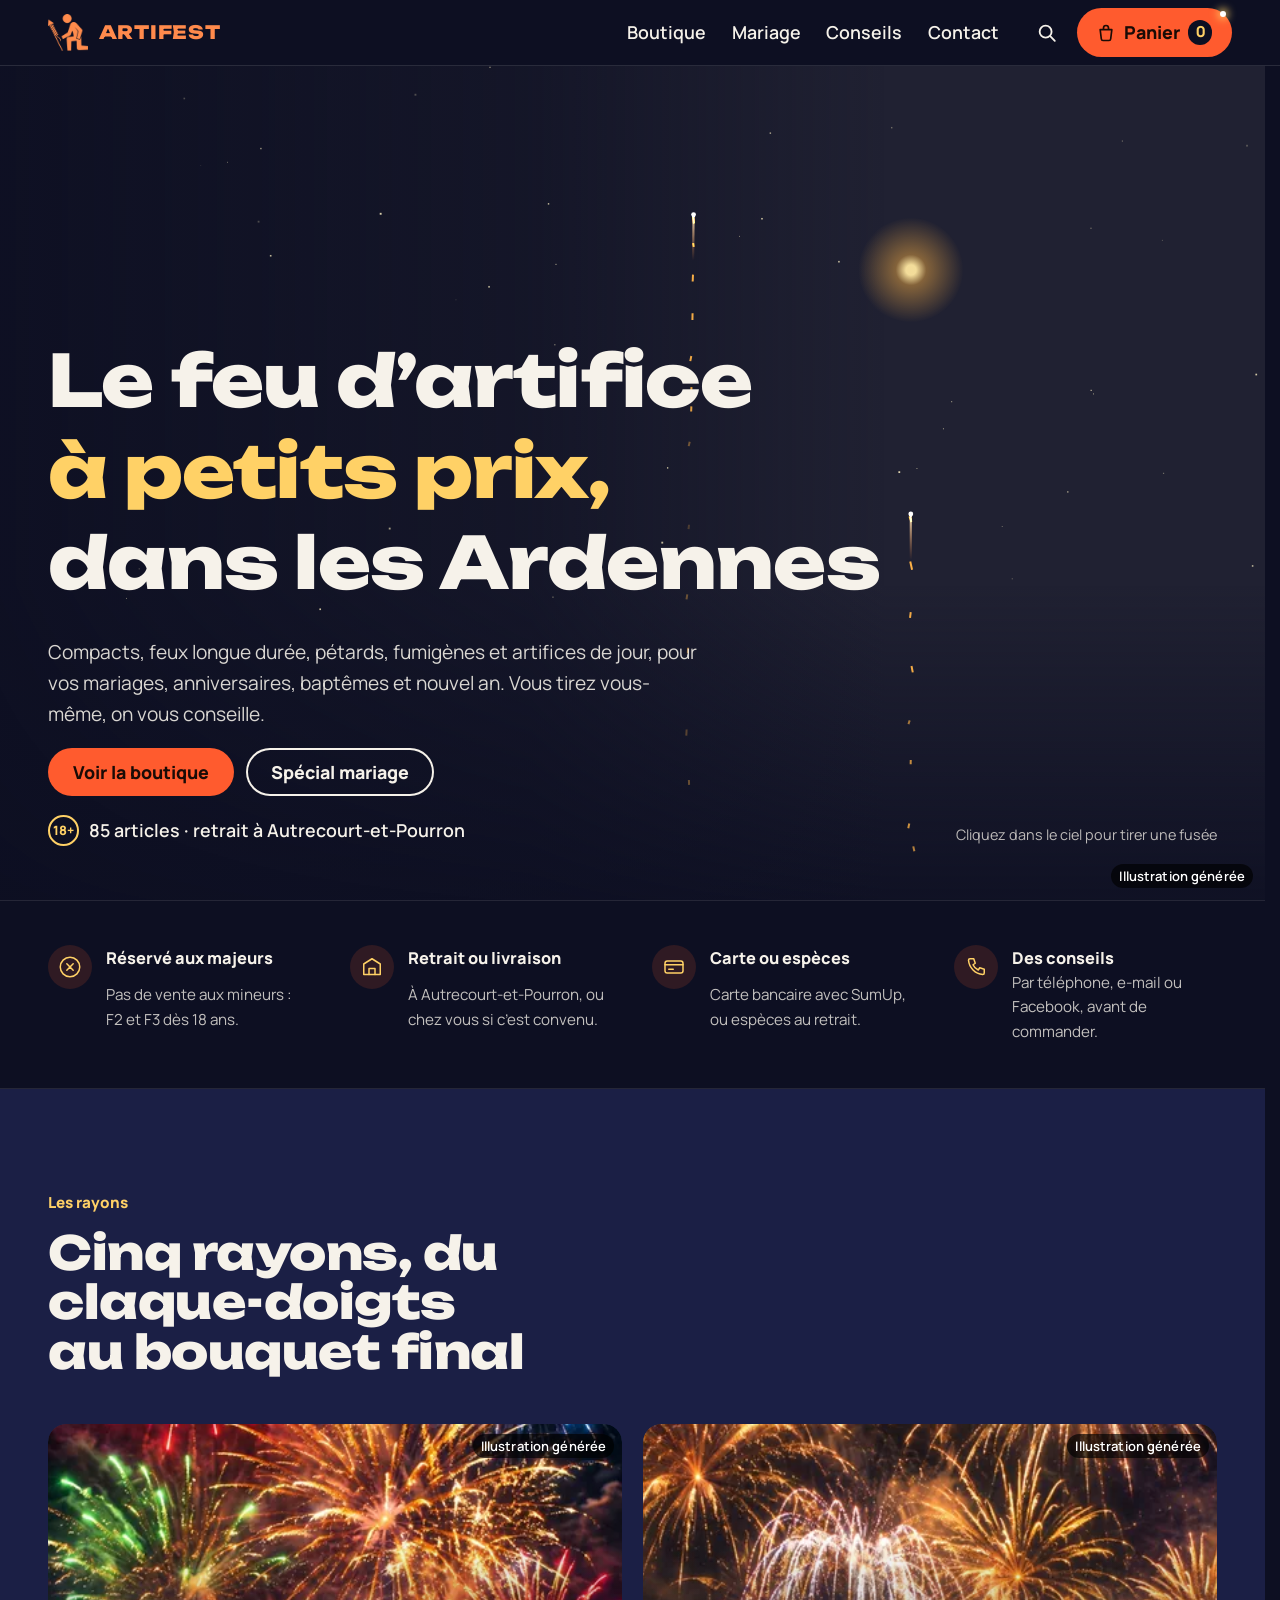
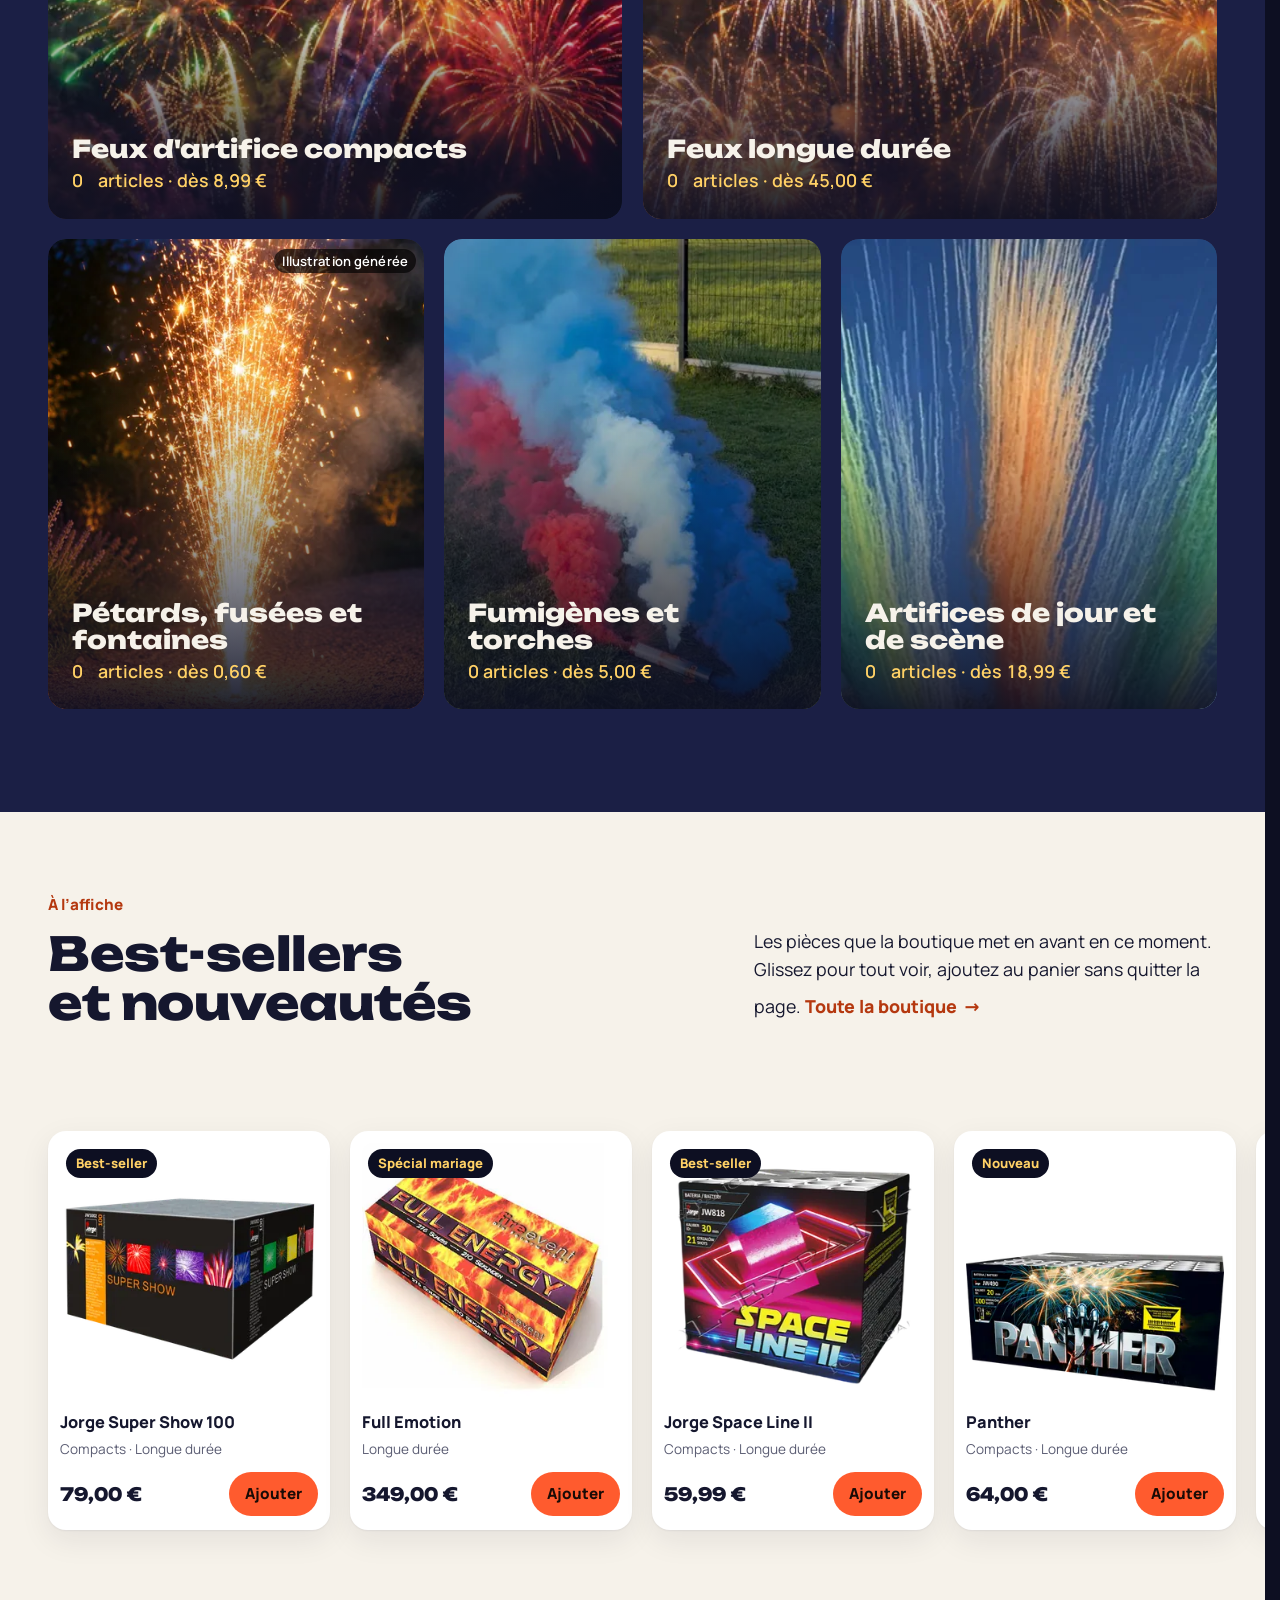
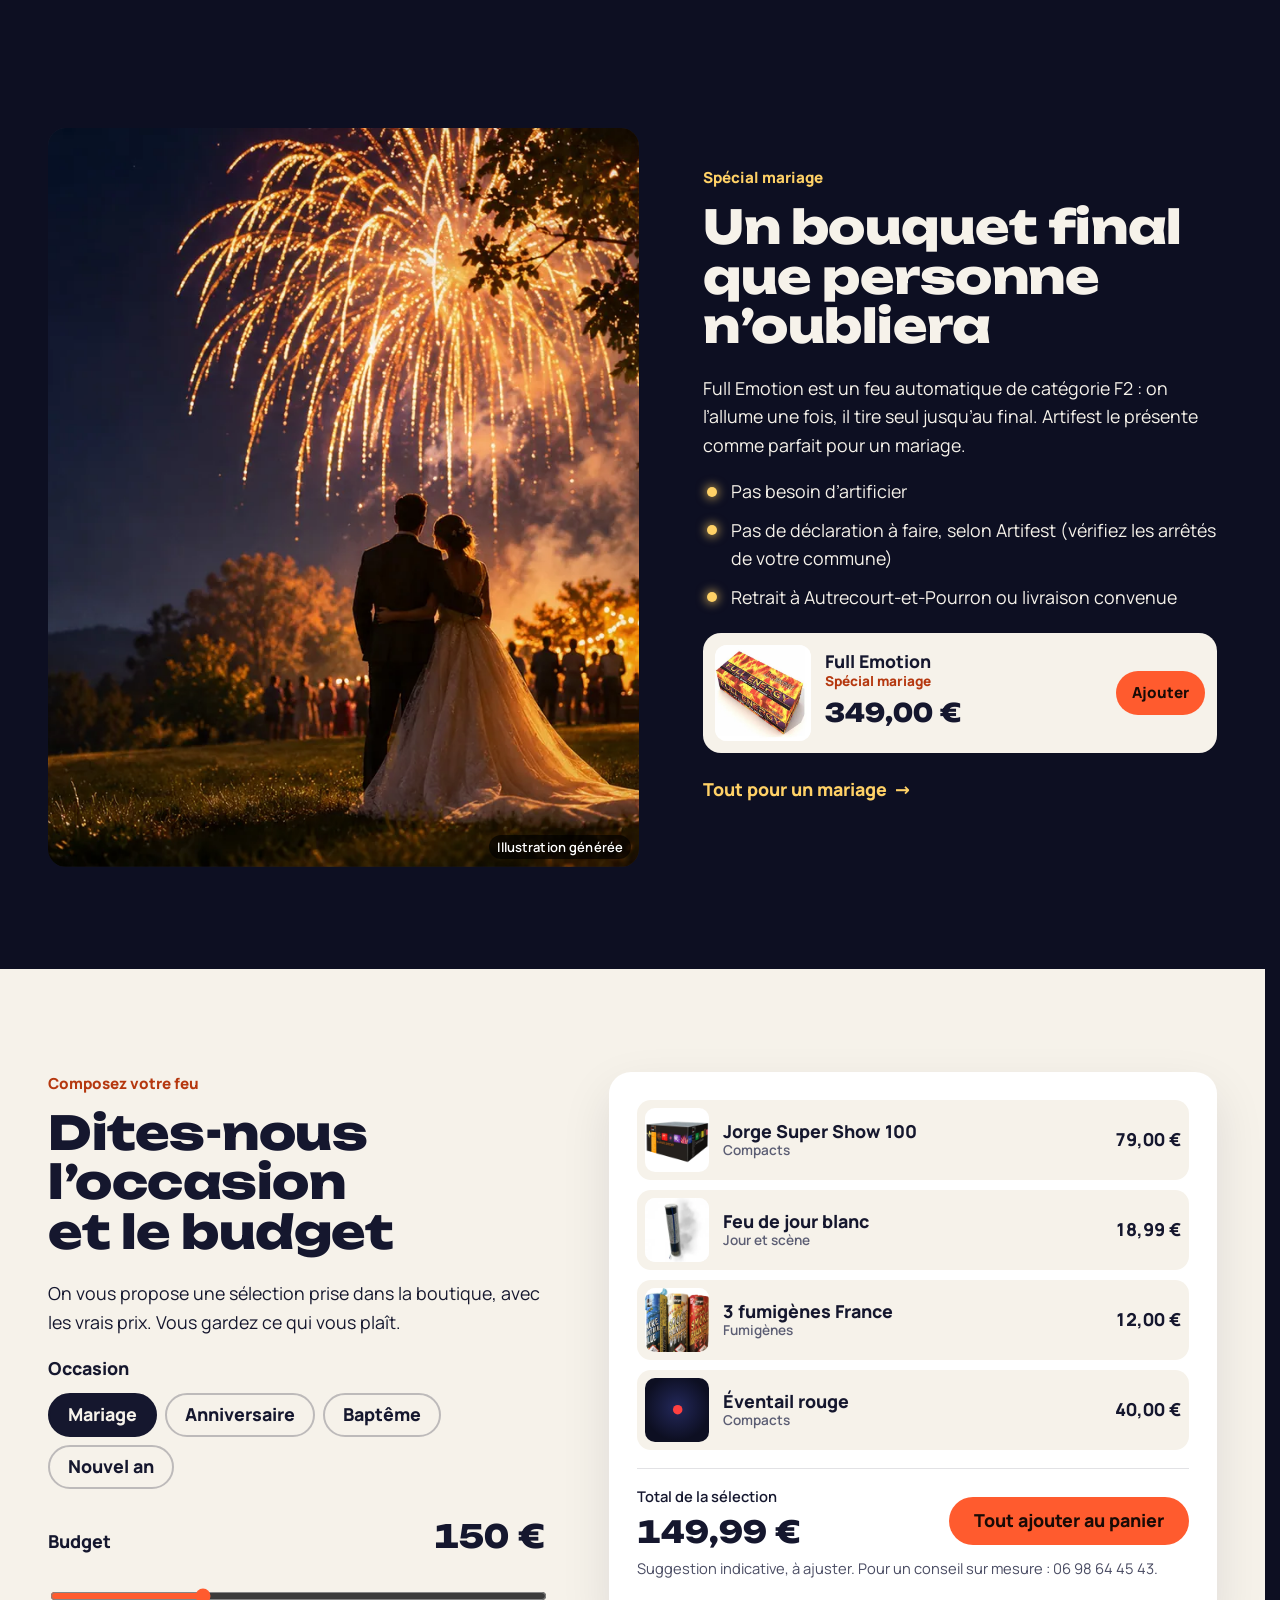
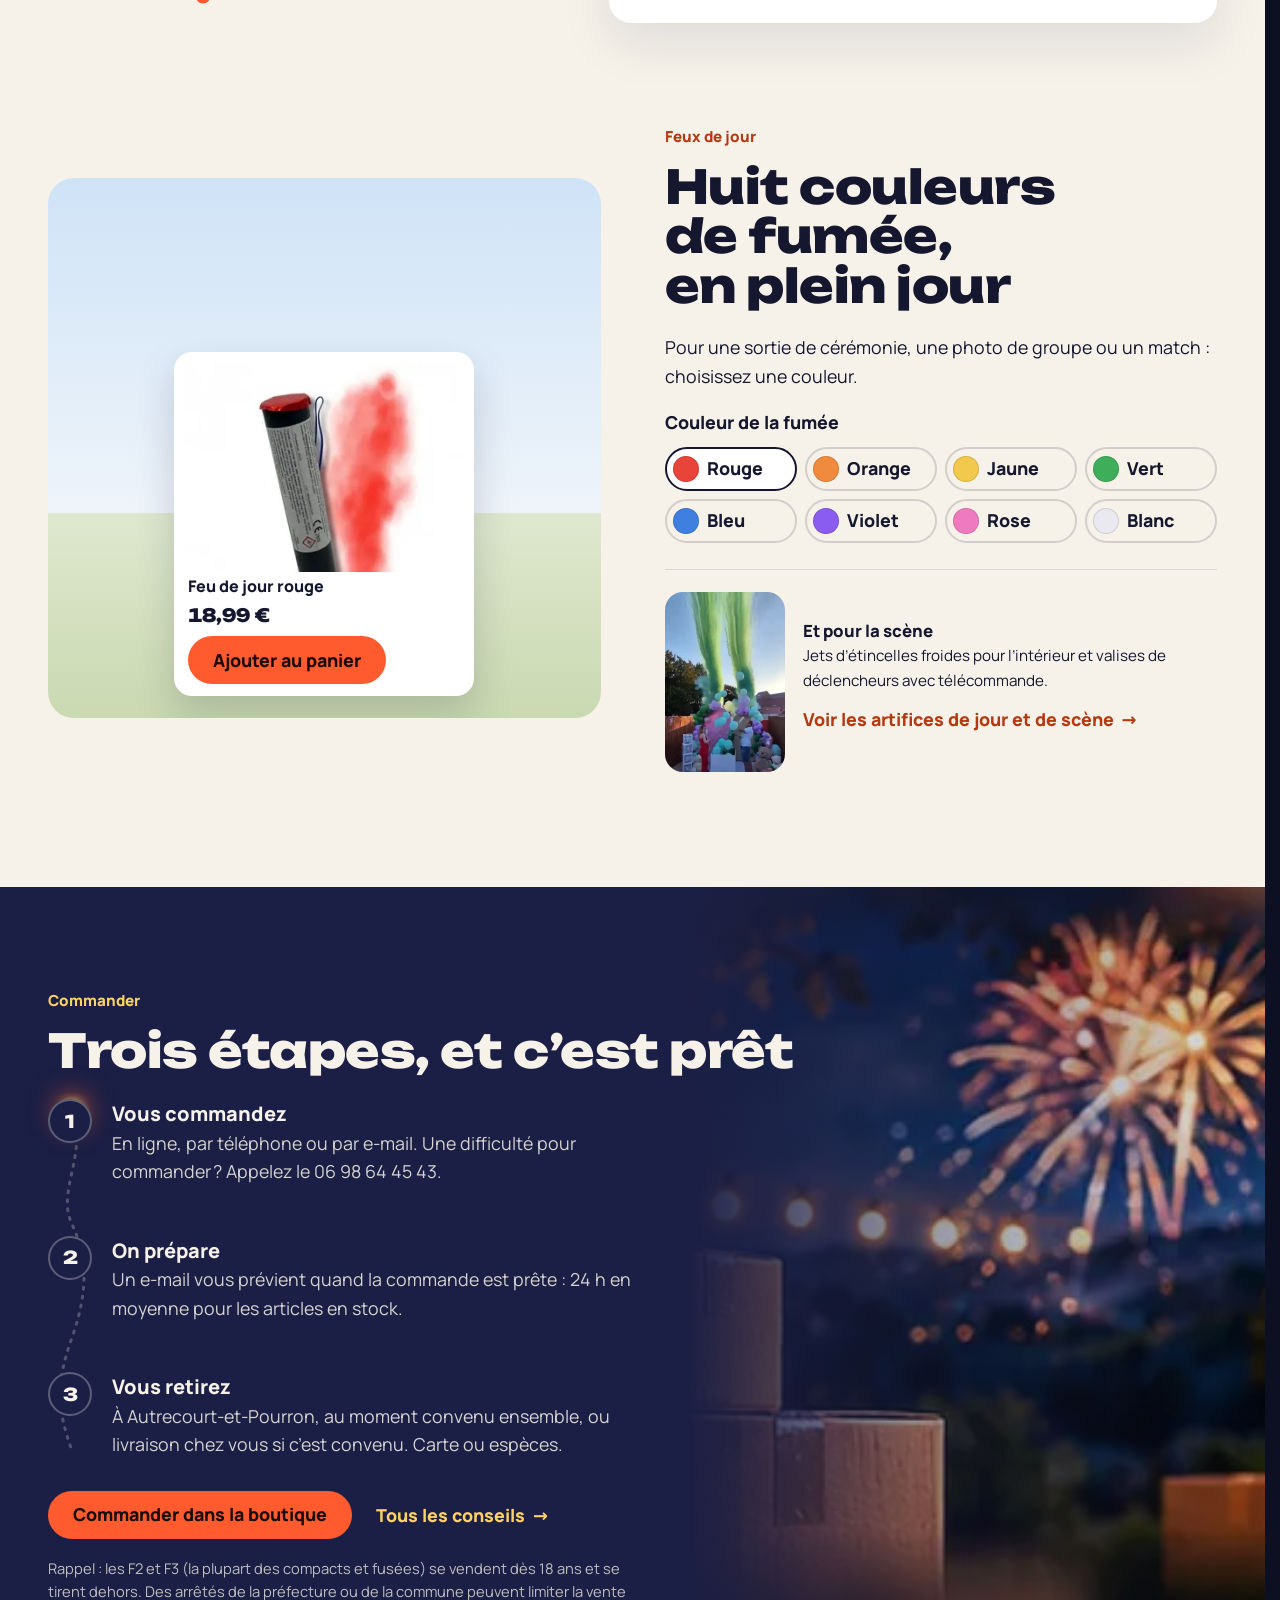
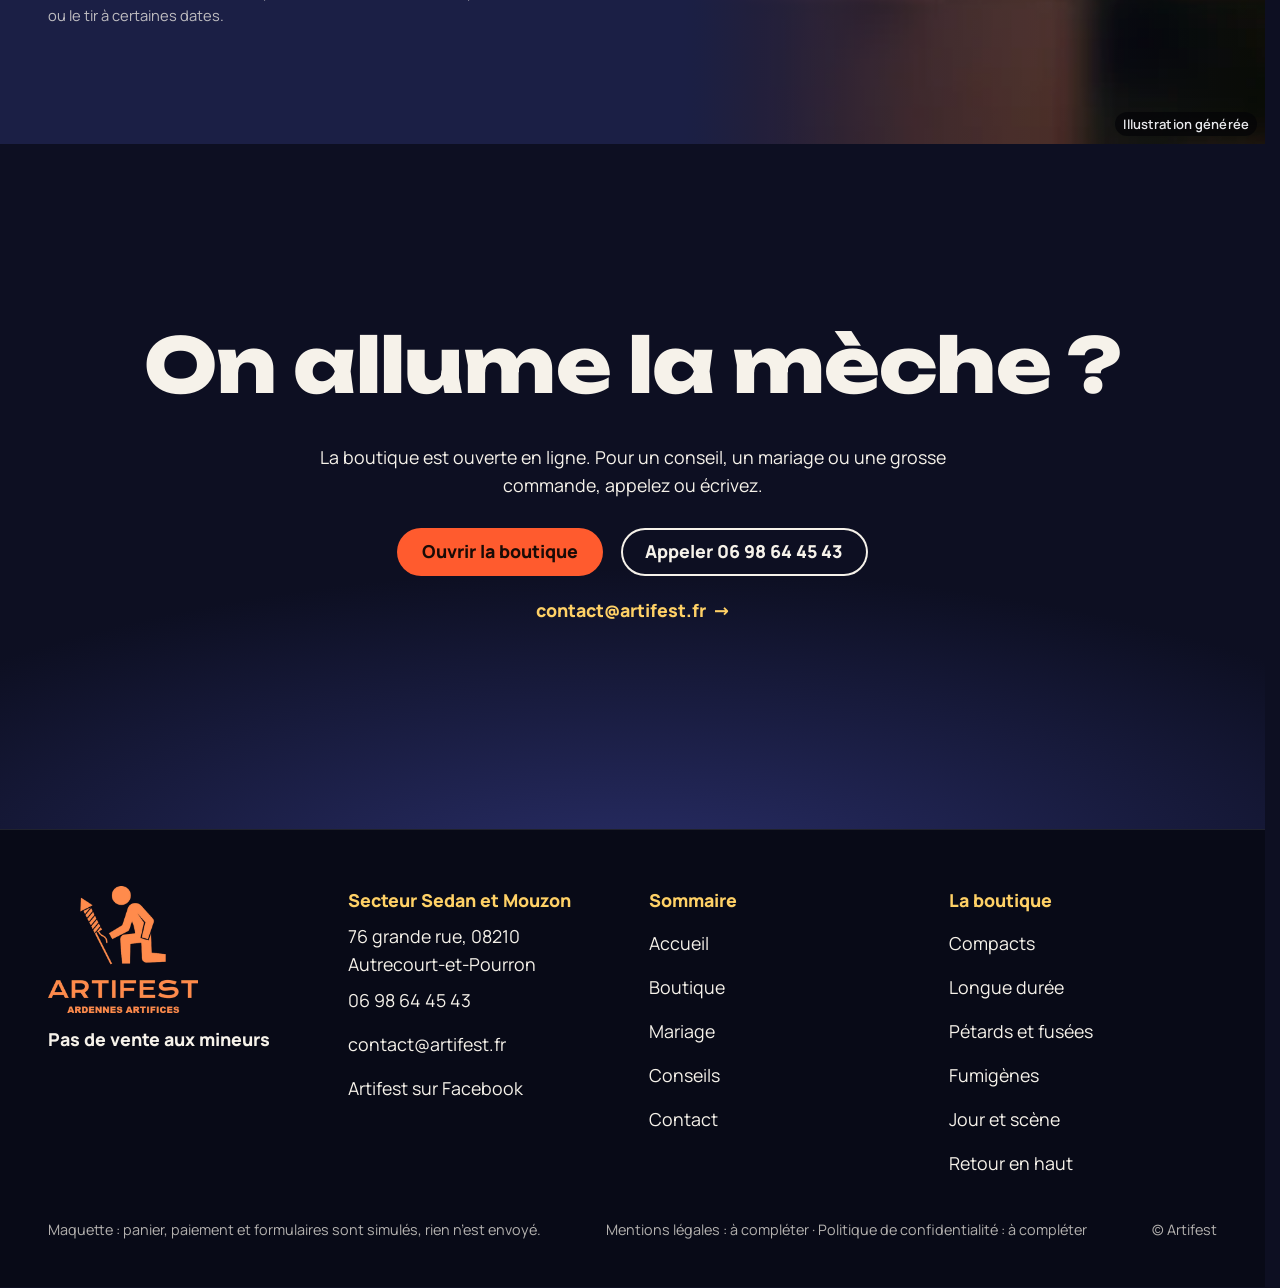
<file: index.html>
<!doctype html>
<html lang="fr" data-v="1">
<head>
<meta charset="utf-8">
<meta name="viewport" content="width=device-width, initial-scale=1, viewport-fit=cover">
<title>Artifest : feux d’artifice à petits prix dans les Ardennes</title>
<meta name="description" content="Boutique de feux d’artifice pour particuliers, secteur Sedan et Mouzon : compacts, feux longue durée, pétards, fumigènes, artifices de jour et de scène. Retrait à Autrecourt-et-Pourron.">
<meta name="robots" content="noindex, nofollow">
<link rel="canonical" href="https://artifest-maquette.vercel.app/">
<style>:root{--fond:#0d0f22;--texte:#f6f2ea;--voile-fond:#0d0f22;--ouverture-fond:#0d0f22;--menu-fond:#0d0f22}:root { --entete-h: 72px; --barres-h: 0px; } html { background: var(--fond); color: var(--texte); scrollbar-gutter: stable; } body { margin: 0; background: var(--fond); } html.js:not(.secours):not([data-arrivee="retour"]) [data-anime] { opacity: 0; } html.js:not(.secours):not([data-arrivee="retour"]) [data-anime].vu { opacity: 1; } [data-voile] { position: fixed; inset: 0; z-index: 900; background: var(--voile-fond); transform: translateY(100%); visibility: hidden; pointer-events: none; } html[data-arrivee="voile"]:not(.voile-leve):not(.secours) [data-voile] { transform: none; visibility: visible; } html.secours [data-voile] { visibility: hidden !important; } .ouverture-panneau { position: fixed; inset: 0; z-index: 850; display: none; place-content: center; justify-items: center; background: var(--ouverture-fond, var(--voile-fond)); color: var(--fond); text-align: center; } html.js[data-arrivee="intro"]:not(.secours):not(.intro-finie) .ouverture-panneau { display: grid; } html.defilement-bloque, html.defilement-bloque body, html.js[data-arrivee="intro"]:not(.secours):not(.intro-finie), html.js[data-arrivee="intro"]:not(.secours):not(.intro-finie) body, html[data-arrivee="voile"]:not(.voile-leve):not(.secours), html[data-arrivee="voile"]:not(.voile-leve):not(.secours) body { overflow: hidden; } html.js[data-arrivee="intro"]:not(.secours):not(.intro-finie) { background-color: var(--ouverture-fond, var(--voile-fond)); } html[data-arrivee="voile"]:not(.voile-leve):not(.secours) { background-color: var(--voile-fond); }</style>
<script>(function () {
var d = document.documentElement, ss = null, ls = null;
try { ss = window.sessionStorage; ls = window.localStorage; } catch (e) {}
d.classList.add('js');
var nav = performance.getEntriesByType ? performance.getEntriesByType('navigation')[0] : null;
var type = nav ? nav.type : 'navigate';
var depart = null;
try { depart = JSON.parse(ss.getItem('socle:depart') || 'null'); ss.removeItem('socle:depart'); } catch (e) {}
if (depart && !(Date.now() - depart.t < 15000)) depart = null;
var mode = type === 'back_forward' ? 'retour' : type === 'reload' ? 'intro' : depart ? 'voile' : 'intro';
d.setAttribute('data-arrivee', mode);
if (mode === 'voile' && depart.couleur) d.style.setProperty('--voile-fond', depart.couleur);
if (type === 'reload' && 'scrollRestoration' in history) {
history.scrollRestoration = 'manual';
}
try {
var choisie = ls && ls.getItem('socle:langue');
var langue = (d.lang || '').slice(0, 2);
if (choisie && choisie !== langue && type === 'navigate' && !depart) {
var alt = document.querySelector('link[rel="alternate"][hreflang="' + choisie + '"]');
if (alt) location.replace(new URL(alt.href).pathname + location.search + location.hash);
}
} catch (e) {}
setTimeout(function () { if (!d.classList.contains('demarre')) d.classList.add('secours'); }, 2000);
})();</script>
<link rel="preload" href="/assets/fonts/unbounded-latin-800-normal.woff2" as="font" type="font/woff2" crossorigin>
<link rel="preload" href="/assets/fonts/manrope-latin-400-normal.woff2" as="font" type="font/woff2" crossorigin>
<link rel="stylesheet" href="/assets/css/socle.css?v=1">
<link rel="stylesheet" href="/assets/js/modules/panier-en-tiroir/module.css?v=1">
<link rel="stylesheet" href="/assets/js/modules/envol-vers-le-panier/module.css?v=1">
<link rel="stylesheet" href="/assets/css/site.css?v=1">
<link rel="modulepreload" href="/assets/js/site.js?v=1">
<link rel="modulepreload" href="/assets/js/socle/index.js?v=1">
<script src="/assets/vendor/gsap.min.js" defer></script>
<script src="/assets/vendor/ScrollTrigger.min.js" defer></script>
<script src="/assets/vendor/SplitText.min.js" defer></script>
<script type="module" src="/assets/js/site.js?v=1"></script>
<meta name="theme-color" content="#0d0f22">
<link rel="icon" href="/assets/images/favicon.png" type="image/png">
<link rel="apple-touch-icon" href="/assets/images/apple-touch-icon.png">
<meta property="og:type" content="website">
<meta property="og:site_name" content="Artifest">
<meta property="og:locale" content="fr_FR">
<meta property="og:title" content="Artifest : feux d’artifice à petits prix dans les Ardennes">
<meta property="og:description" content="Boutique de feux d’artifice pour particuliers, secteur Sedan et Mouzon : compacts, feux longue durée, pétards, fumigènes, artifices de jour et de scène. Retrait à Autrecourt-et-Pourron.">
<meta property="og:url" content="https://artifest-maquette.vercel.app/">
<meta property="og:image" content="https://artifest-maquette.vercel.app/assets/partage/accueil-fr.jpg">
<meta property="og:image:width" content="1200">
<meta property="og:image:height" content="630">
<meta property="og:image:alt" content="Artifest, bouquet de feu d’artifice doré au-dessus d’une vallée">
<meta name="twitter:card" content="summary_large_image">
<script type="application/ld+json">{"@context":"https://schema.org","@type":"Store","name":"Artifest","description":"Boutique de feux d'artifice pour particuliers dans les Ardennes, secteur Sedan et Mouzon.","url":"https://artifest-maquette.vercel.app/","telephone":"+33698644543","email":"contact@artifest.fr","address":{"@type":"PostalAddress","streetAddress":"76 grande rue","postalCode":"08210","addressLocality":"Autrecourt-et-Pourron","addressCountry":"FR"},"sameAs":["https://www.facebook.com/artifest08"],"paymentAccepted":"Carte bancaire, espèces","currenciesAccepted":"EUR"}</script>
</head>
<body id="haut">
<div data-voile data-forme="iris" aria-hidden="true"><div class="voile-contenu"><img src="/assets/images/picto-nuit.webp" alt="" width="60" height="55"><span data-voile-libelle>Accueil</span></div></div>
<div class="ouverture-panneau" data-ouverture aria-hidden="true">
  <canvas class="ouverture-ciel" data-audit-ignorer></canvas>
  <img class="ouverture-logo" src="/assets/images/logo-nuit.webp" alt="" width="180" height="153" data-ouverture-objet>
  <span class="ouverture-meche"></span>
</div>
<a class="evitement" href="#contenu">Aller au contenu</a>
<header data-entete>
  <div class="entete-rangee">
    <a class="entete-logo" href="/" aria-label="Artifest, Accueil" data-libelle="Accueil" aria-current="page">
      <img src="/assets/images/picto-nuit.webp" alt="" width="40" height="37"><span class="entete-nom">Artifest</span>
    </a>
    <nav data-nav aria-label="Navigation principale">
      <ul><li><a href="/boutique" data-libelle="Boutique">Boutique</a></li><li><a href="/mariage" data-libelle="Mariage">Mariage</a></li><li><a href="/conseils" data-libelle="Conseils">Conseils</a></li><li><a href="/contact" data-libelle="Contact">Contact</a></li></ul>
    </nav>
    <div class="entete-actions">
      <a class="entete-recherche" href="/boutique?focus=recherche#catalogue" data-libelle="Boutique" aria-label="Rechercher un article"><svg viewBox="0 0 24 24" aria-hidden="true"><circle cx="10.5" cy="10.5" r="6.5"/><path d="m15.5 15.5 5 5"/></svg></a>
      <a class="bouton entete-panier" href="/contact?sujet=commande" data-panier-ouvrir data-envol-cible data-sans-transition data-effet="fusee-panier"><svg viewBox="0 0 24 24" aria-hidden="true"><path d="M5 8h14l-1.4 11.2a2 2 0 0 1-2 1.8H8.4a2 2 0 0 1-2-1.8L5 8Z"/><path d="M9 8V6a3 3 0 0 1 6 0v2"/></svg><span class="entete-panier-mot">Panier</span><span class="pet-compte" data-panier-compte>0</span><span class="etincelle" aria-hidden="true"></span></a>
      <button type="button" data-menu-bouton aria-controls="menu" aria-expanded="false" data-libelle-ouvrir="Menu" data-libelle-fermer="Fermer"><span data-libelle-bouton>Menu</span></button>
      <a class="menu-sansjs" href="#menu" data-menu-lien>Menu</a>
    </div>
  </div>
</header>
<script>/* Avant le premier affichage : rangées de la navigation (même règle que ajusterNav dans assets/js/socle/entete.js)
   et hauteur réelle de l'en-tête, pour que rien ne saute quand le JavaScript du site prend la main. */
(function () {
  var h = document.documentElement, u = document.querySelector('[data-nav] ul'), e = document.querySelector('[data-entete]');
  if (u) {
    var deborde = function () { return u.scrollWidth > u.clientWidth + 1; }, c = deborde();
    if (c && window.matchMedia('(min-width: 900px)').matches) {
      h.classList.add('nav-deux-rangees'); c = deborde();
      if (c) { h.classList.add('nav-deux-lignes'); var a = u.querySelector('a'); c = !a || u.getBoundingClientRect().height > a.getBoundingClientRect().height * 2.5; }
      if (c) h.classList.remove('nav-deux-rangees', 'nav-deux-lignes');
    }
    if (c) h.classList.add('nav-compacte');
  }
  if (e) h.style.setProperty('--entete-h', Math.round(e.getBoundingClientRect().height) + 'px');
})();</script>
<span id="menu-ferme" aria-hidden="true"></span>
<div id="menu" data-menu role="dialog" aria-modal="true" aria-label="Menu">
  <p class="menu-sansjs-fermer"><a href="#menu-ferme">Fermer</a></p>
  <ul><li style="--i:0"><a href="/" class="menu-lien" data-libelle="Accueil" aria-current="page">Accueil</a></li><li style="--i:1"><a href="/boutique" class="menu-lien" data-libelle="Boutique">Boutique</a></li><li style="--i:2"><a href="/mariage" class="menu-lien" data-libelle="Mariage">Mariage</a></li><li style="--i:3"><a href="/conseils" class="menu-lien" data-libelle="Conseils">Conseils</a></li><li style="--i:4"><a href="/contact" class="menu-lien" data-libelle="Contact">Contact</a></li></ul>
  <p><a class="bouton" href="tel:+33698644543">Appeler 06 98 64 45 43</a></p>
  <p class="menu-majeurs">Pas de vente aux mineurs</p>
</div>
<main id="contenu" tabindex="-1">
<section class="hero nuit" id="debut" data-gouttiere="#0d0f22">
  <figure class="media hero-fond" data-grok data-fx="parallaxe" data-fx-force="8" style="--cadrage:62% 40%">
  <picture><source media="(max-width: 760px) and (orientation: portrait)" srcset="/assets/images/grok/accueil-ouverture-mobile-640.webp 640w, /assets/images/grok/accueil-ouverture-mobile-1080.webp 1080w" sizes="100vw">
    <img src="/assets/images/grok/accueil-ouverture-1280.webp" srcset="/assets/images/grok/accueil-ouverture-640.webp 640w, /assets/images/grok/accueil-ouverture-1280.webp 1280w, /assets/images/grok/accueil-ouverture-1920.webp 1920w" sizes="100vw" alt="Artifest, bouquet de feu d’artifice doré au-dessus d’une vallée" width="1280" height="720" fetchpriority="high" loading="eager" decoding="async">
  </picture><figcaption class="mention-ia">Illustration générée</figcaption>
</figure>
  <canvas class="ciel ciel--hero" data-ciel="hero" data-effet="bouquet" aria-hidden="true" data-audit-ignorer></canvas>
  <span class="hero-point" data-iris-centre="disque" aria-hidden="true"></span>
  <div class="hero-texte conteneur">
    <h1 class="hero-titre"><span class="ligne-masque"><span data-anime="gsap" class="hero-ligne">Le feu d’artifice</span></span><span class="ligne-masque"><span data-anime="gsap" class="hero-ligne hero-ligne--or">à petits prix,</span></span><span class="ligne-masque"><span data-anime="gsap" class="hero-ligne">dans les Ardennes</span></span></h1>
    <p class="hero-intro masque-ecran-bas" data-anime="gsap">Compacts, feux longue durée, pétards, fumigènes et artifices de jour, pour vos mariages, anniversaires, baptêmes et nouvel an. Vous tirez vous-même, on vous conseille.</p>
    <p class="hero-actions" data-anime="gsap">
      <a href="/boutique" class="bouton" data-libelle="Boutique" data-action-principale data-survol="magnetique">Voir la boutique</a>
      <a href="/mariage" class="bouton bouton--contour" data-libelle="Mariage" data-survol="magnetique">Spécial mariage</a>
    </p>
    <p class="hero-info" data-info-cle data-anime="gsap"><span class="pastille-majeurs">18+</span> 85 articles · retrait à Autrecourt-et-Pourron</p>
  </div>
  <p class="hero-astuce masque-ecran-tres-bas" data-anime="gsap" aria-hidden="true"><span class="astuce-souris">Cliquez dans le ciel pour tirer une fusée</span><span class="astuce-doigt">Touchez le ciel pour tirer une fusée</span></p>
</section>
<section class="reassurance nuit" id="acheter" aria-labelledby="reassurance-titre">
  <h2 class="visuellement-cache" id="reassurance-titre">Acheter chez Artifest</h2>
  <ul class="conteneur reassurance-liste" data-anime="cascade">
    <li><span class="reassurance-icone" aria-hidden="true" data-visuel><svg viewBox="0 0 32 32"><circle cx="16" cy="16" r="13"/><path d="M10 16h12M16 10v12" transform="rotate(45 16 16)"/></svg></span><strong>Réservé aux majeurs</strong><span>Pas de vente aux mineurs : F2 et F3 dès 18 ans.</span></li><li><span class="reassurance-icone" aria-hidden="true" data-visuel><svg viewBox="0 0 32 32"><path d="M5 12 16 5l11 7v14H5Z"/><path d="M12 26v-8h8v8"/></svg></span><strong>Retrait ou livraison</strong><span>À Autrecourt-et-Pourron, ou chez vous si c’est convenu.</span></li><li><span class="reassurance-icone" aria-hidden="true" data-visuel><svg viewBox="0 0 32 32"><rect x="4" y="8" width="24" height="16" rx="3"/><path d="M4 13h24M9 19h6"/></svg></span><strong>Carte ou espèces</strong><span>Carte bancaire avec SumUp, ou espèces au retrait.</span></li><li><span class="reassurance-icone" aria-hidden="true" data-visuel><svg viewBox="0 0 32 32"><path d="M8 5h5l2 6-3 2a14 14 0 0 0 7 7l2-3 6 2v5a2 2 0 0 1-2 2A21 21 0 0 1 6 7a2 2 0 0 1 2-2Z"/></svg></span><strong>Des conseils</strong><span>Par téléphone, e-mail ou Facebook, avant de commander.</span></li>
  </ul>
</section>
<section class="rayons nuit2" id="rayons">
  <div class="conteneur">
    <p class="surtitre" data-anime>Les rayons</p>
    <h2 class="titre-section" data-anime="lignes">Cinq rayons, du claque-doigts au bouquet final</h2>
    <ul class="rayons-grille" data-anime="cascade">
      <li class="rayon rayon--1">
        <a class="rayon-lien" href="/boutique?rayon=compacts#catalogue" data-libelle="Boutique" data-survol="incline" data-survol-force="5">
          <figure class="media rayon-media" data-grok data-fx="zoom" data-fx-force="12" style="--cadrage:50% 50%">
  <picture>
    <img src="/assets/images/grok/rayon-compacts-1280.webp" srcset="/assets/images/grok/rayon-compacts-480.webp 480w, /assets/images/grok/rayon-compacts-800.webp 800w, /assets/images/grok/rayon-compacts-1280.webp 1280w" sizes="(max-width: 760px) 70vw, 22vw" alt="Gerbes multicolores qui éclatent en même temps dans la nuit" width="1280" height="1600" loading="lazy" decoding="async">
  </picture><figcaption class="mention-ia">Illustration générée</figcaption>
</figure>
          <span class="rayon-texte"><span class="rayon-nom">Feux d&#39;artifice compacts</span><span class="rayon-infos"><span data-compteur="36">36</span> articles · dès 8,99 €</span></span>
        </a>
      </li><li class="rayon rayon--2">
        <a class="rayon-lien" href="/boutique?rayon=longue-duree#catalogue" data-libelle="Boutique" data-survol="incline" data-survol-force="5">
          <figure class="media rayon-media" data-grok data-fx="zoom" data-fx-force="12" style="--cadrage:50% 50%">
  <picture>
    <img src="/assets/images/grok/rayon-longue-duree-1280.webp" srcset="/assets/images/grok/rayon-longue-duree-480.webp 480w, /assets/images/grok/rayon-longue-duree-800.webp 800w, /assets/images/grok/rayon-longue-duree-1280.webp 1280w" sizes="(max-width: 760px) 70vw, 22vw" alt="Grand final de feu d&#39;artifice doré qui remplit le ciel" width="1280" height="1600" loading="lazy" decoding="async">
  </picture><figcaption class="mention-ia">Illustration générée</figcaption>
</figure>
          <span class="rayon-texte"><span class="rayon-nom">Feux longue durée</span><span class="rayon-infos"><span data-compteur="12">12</span> articles · dès 45,00 €</span></span>
        </a>
      </li><li class="rayon rayon--3">
        <a class="rayon-lien" href="/boutique?rayon=petards#catalogue" data-libelle="Boutique" data-survol="incline" data-survol-force="5">
          <figure class="media rayon-media" data-grok data-fx="zoom" data-fx-force="12" style="--cadrage:50% 50%">
  <picture>
    <img src="/assets/images/grok/rayon-petards-1280.webp" srcset="/assets/images/grok/rayon-petards-480.webp 480w, /assets/images/grok/rayon-petards-800.webp 800w, /assets/images/grok/rayon-petards-1280.webp 1280w" sizes="(max-width: 760px) 70vw, 22vw" alt="Fontaine d&#39;étincelles dorées sur un chemin de gravier, le soir" width="1280" height="1600" loading="lazy" decoding="async">
  </picture><figcaption class="mention-ia">Illustration générée</figcaption>
</figure>
          <span class="rayon-texte"><span class="rayon-nom">Pétards, fusées et fontaines</span><span class="rayon-infos"><span data-compteur="14">14</span> articles · dès 0,60 €</span></span>
        </a>
      </li><li class="rayon rayon--4">
        <a class="rayon-lien" href="/boutique?rayon=fumigenes#catalogue" data-libelle="Boutique" data-survol="incline" data-survol-force="5">
          <figure class="media rayon-media" data-fx="zoom" data-fx-force="12" style="--cadrage:50% 50%">
  <picture>
    <img src="/assets/images/rayon-fumigenes-784.webp" srcset="/assets/images/rayon-fumigenes-480.webp 480w, /assets/images/rayon-fumigenes-640.webp 640w, /assets/images/rayon-fumigenes-784.webp 784w" sizes="(max-width: 760px) 70vw, 22vw" alt="Fumée bleu, blanc, rouge qui monte d&#39;une pelouse" width="784" height="980" loading="lazy" decoding="async">
  </picture>
</figure>
          <span class="rayon-texte"><span class="rayon-nom">Fumigènes et torches</span><span class="rayon-infos"><span data-compteur="9">9</span> articles · dès 5,00 €</span></span>
        </a>
      </li><li class="rayon rayon--5">
        <a class="rayon-lien" href="/boutique?rayon=jour-scene#catalogue" data-libelle="Boutique" data-survol="incline" data-survol-force="5">
          <figure class="media rayon-media" data-fx="zoom" data-fx-force="12" style="--cadrage:50% 50%">
  <picture>
    <img src="/assets/images/rayon-jour-784.webp" srcset="/assets/images/rayon-jour-480.webp 480w, /assets/images/rayon-jour-640.webp 640w, /assets/images/rayon-jour-784.webp 784w" sizes="(max-width: 760px) 70vw, 22vw" alt="Jets de fumée verte, orange et jaune dans un ciel bleu" width="784" height="980" loading="lazy" decoding="async">
  </picture>
</figure>
          <span class="rayon-texte"><span class="rayon-nom">Artifices de jour et de scène</span><span class="rayon-infos"><span data-compteur="21">21</span> articles · dès 18,99 €</span></span>
        </a>
      </li>
    </ul>
  </div>
</section>
<section class="vedettes jour ecran epingle" id="vedettes" data-entete-cache data-fx="galerie" data-plein-ecran>
  <div class="conteneur vedettes-tete">
    <div>
      <p class="surtitre">À l’affiche</p>
      <h2 class="titre-section" data-anime="lignes">Best-sellers et nouveautés</h2>
    </div>
    <p class="vedettes-texte masque-ecran-bas">Les pièces que la boutique met en avant en ce moment. Glissez pour tout voir, ajoutez au panier sans quitter la page. <a href="/boutique" class="lien-fleche" data-libelle="Boutique">Toute la boutique</a></p>
  </div>
  <div class="piste vedettes-piste" data-galerie tabindex="0" role="region" aria-label="Best-sellers et nouveautés, défilement horizontal">
    <article class="carte-produit" data-panier-produit data-tient>
  <div class="vignette "><img src="/assets/images/p-jorge-super-show-100-320.webp" srcset="/assets/images/p-jorge-super-show-100-320.webp 320w, /assets/images/p-jorge-super-show-100-640.webp 640w" sizes="(max-width: 760px) 60vw, 260px" alt="Emballage du compact Jorge Super Show 100" width="640" height="640" loading="lazy" decoding="async"></div>
  <span class="badge">Best-seller</span>
  <h3 class="carte-produit-nom">Jorge Super Show 100</h3>
  <p class="carte-produit-rayon">Compacts · Longue durée</p>
  <div class="carte-produit-pied"><p class="prix" data-prix><strong>79,00 €</strong></p><button type="button" class="bouton bouton--petit" data-panier-ajouter="jorge-super-show-100" data-nom="Jorge Super Show 100" data-prix="79" data-image="/assets/images/p-jorge-super-show-100-320.webp">Ajouter<span class="visuellement-cache"> Jorge Super Show 100</span></button></div>
</article><article class="carte-produit" data-panier-produit data-tient>
  <div class="vignette "><img src="/assets/images/p-full-emotion-320.webp" srcset="/assets/images/p-full-emotion-320.webp 320w, /assets/images/p-full-emotion-640.webp 640w" sizes="(max-width: 760px) 60vw, 260px" alt="Emballage du feu automatique Full Emotion" width="640" height="640" loading="lazy" decoding="async"></div>
  <span class="badge">Spécial mariage</span>
  <h3 class="carte-produit-nom">Full Emotion</h3>
  <p class="carte-produit-rayon">Longue durée</p>
  <div class="carte-produit-pied"><p class="prix" data-prix><strong>349,00 €</strong></p><button type="button" class="bouton bouton--petit" data-panier-ajouter="full-emotion" data-nom="Full Emotion" data-prix="349" data-image="/assets/images/p-full-emotion-320.webp">Ajouter<span class="visuellement-cache"> Full Emotion</span></button></div>
</article><article class="carte-produit" data-panier-produit data-tient>
  <div class="vignette "><img src="/assets/images/p-jorge-space-line-2-320.webp" srcset="/assets/images/p-jorge-space-line-2-320.webp 320w, /assets/images/p-jorge-space-line-2-640.webp 640w" sizes="(max-width: 760px) 60vw, 260px" alt="Emballage du compact Jorge Space Line II" width="640" height="584" loading="lazy" decoding="async"></div>
  <span class="badge">Best-seller</span>
  <h3 class="carte-produit-nom">Jorge Space Line II</h3>
  <p class="carte-produit-rayon">Compacts · Longue durée</p>
  <div class="carte-produit-pied"><p class="prix" data-prix><strong>59,99 €</strong></p><button type="button" class="bouton bouton--petit" data-panier-ajouter="jorge-space-line-2" data-nom="Jorge Space Line II" data-prix="59.99" data-image="/assets/images/p-jorge-space-line-2-320.webp">Ajouter<span class="visuellement-cache"> Jorge Space Line II</span></button></div>
</article><article class="carte-produit" data-panier-produit data-tient>
  <div class="vignette "><img src="/assets/images/p-panther-320.webp" srcset="/assets/images/p-panther-320.webp 320w, /assets/images/p-panther-640.webp 640w" sizes="(max-width: 760px) 60vw, 260px" alt="Emballage du compact Panther" width="640" height="832" loading="lazy" decoding="async"></div>
  <span class="badge">Nouveau</span>
  <h3 class="carte-produit-nom">Panther</h3>
  <p class="carte-produit-rayon">Compacts · Longue durée</p>
  <div class="carte-produit-pied"><p class="prix" data-prix><strong>64,00 €</strong></p><button type="button" class="bouton bouton--petit" data-panier-ajouter="panther" data-nom="Panther" data-prix="64" data-image="/assets/images/p-panther-320.webp">Ajouter<span class="visuellement-cache"> Panther</span></button></div>
</article><article class="carte-produit" data-panier-produit data-tient>
  <div class="vignette "><img src="/assets/images/p-bombaclac-320.webp" srcset="/assets/images/p-bombaclac-320.webp 320w, /assets/images/p-bombaclac-640.webp 640w" sizes="(max-width: 760px) 60vw, 260px" alt="Emballage du feu longue durée Bombaclac" width="640" height="430" loading="lazy" decoding="async"></div>
  <span class="badge">Nouveau</span>
  <h3 class="carte-produit-nom">Bombaclac</h3>
  <p class="carte-produit-rayon">Longue durée</p>
  <div class="carte-produit-pied"><p class="prix" data-prix><strong>199,00 €</strong></p><button type="button" class="bouton bouton--petit" data-panier-ajouter="bombaclac" data-nom="Bombaclac" data-prix="199" data-image="/assets/images/p-bombaclac-320.webp">Ajouter<span class="visuellement-cache"> Bombaclac</span></button></div>
</article><article class="carte-produit" data-panier-produit data-tient>
  <div class="vignette "><img src="/assets/images/p-furioso-320.webp" srcset="/assets/images/p-furioso-320.webp 320w, /assets/images/p-furioso-640.webp 640w" sizes="(max-width: 760px) 60vw, 260px" alt="Emballage du feu longue durée Furioso" width="640" height="337" loading="lazy" decoding="async"></div>
  <span class="badge">Nouveau</span>
  <h3 class="carte-produit-nom">Furioso</h3>
  <p class="carte-produit-rayon">Longue durée</p>
  <div class="carte-produit-pied"><p class="prix" data-prix><strong>199,00 €</strong></p><button type="button" class="bouton bouton--petit" data-panier-ajouter="furioso" data-nom="Furioso" data-prix="199" data-image="/assets/images/p-furioso-320.webp">Ajouter<span class="visuellement-cache"> Furioso</span></button></div>
</article><article class="carte-produit" data-panier-produit data-tient>
  <div class="vignette "><img src="/assets/images/p-dragon-fontaine-320.webp" srcset="/assets/images/p-dragon-fontaine-320.webp 320w, /assets/images/p-dragon-fontaine-640.webp 640w" sizes="(max-width: 760px) 60vw, 260px" alt="Fontaine Dragon" width="640" height="424" loading="lazy" decoding="async"></div>
  <span class="badge">Nouveau</span>
  <h3 class="carte-produit-nom">Dragon fontaine</h3>
  <p class="carte-produit-rayon">Pétards et fusées</p>
  <div class="carte-produit-pied"><p class="prix" data-prix><strong>24,00 €</strong></p><button type="button" class="bouton bouton--petit" data-panier-ajouter="dragon-fontaine" data-nom="Dragon fontaine" data-prix="24" data-image="/assets/images/p-dragon-fontaine-320.webp">Ajouter<span class="visuellement-cache"> Dragon fontaine</span></button></div>
</article><article class="carte-produit" data-panier-produit data-tient>
  <div class="vignette "><img src="/assets/images/p-20x-shark-fr-320.webp" srcset="/assets/images/p-20x-shark-fr-320.webp 320w, /assets/images/p-20x-shark-fr-640.webp 640w" sizes="(max-width: 760px) 60vw, 260px" alt="Boîte de 20 pétards Shark" width="640" height="640" loading="lazy" decoding="async"></div>
  <span class="badge">Le plus puissant</span>
  <h3 class="carte-produit-nom">20 pétards Shark</h3>
  <p class="carte-produit-rayon">Pétards et fusées</p>
  <div class="carte-produit-pied"><p class="prix" data-prix><strong>15,00 €</strong></p><button type="button" class="bouton bouton--petit" data-panier-ajouter="20x-shark-fr" data-nom="20 pétards Shark" data-prix="15" data-image="/assets/images/p-20x-shark-fr-320.webp">Ajouter<span class="visuellement-cache"> 20 pétards Shark</span></button></div>
</article><article class="carte-produit" data-panier-produit data-tient>
  <div class="vignette "><img src="/assets/images/p-tyrant-320.webp" srcset="/assets/images/p-tyrant-320.webp 320w, /assets/images/p-tyrant-640.webp 640w" sizes="(max-width: 760px) 60vw, 260px" alt="Emballage du compact Tyrant" width="640" height="640" loading="lazy" decoding="async"></div>
  <h3 class="carte-produit-nom">Tyrant</h3>
  <p class="carte-produit-rayon">Compacts</p>
  <div class="carte-produit-pied"><p class="prix" data-prix><strong>20,00 €</strong> <s aria-label="au lieu de 23,00 €">23,00 €</s></p><button type="button" class="bouton bouton--petit" data-panier-ajouter="tyrant" data-nom="Tyrant" data-prix="20" data-image="/assets/images/p-tyrant-320.webp">Ajouter<span class="visuellement-cache"> Tyrant</span></button></div>
</article>
  </div>
  <div class="galerie-progres" aria-hidden="true"><span></span></div>
</section>
<section class="mariage-accueil nuit" id="mariage">
  <figure class="media mariage-accueil-media" data-grok data-anime="rideau" style="--cadrage:62% 45%">
  <picture>
    <img src="/assets/images/grok/accueil-mariage-1280.webp" srcset="/assets/images/grok/accueil-mariage-640.webp 640w, /assets/images/grok/accueil-mariage-1280.webp 1280w, /assets/images/grok/accueil-mariage-1920.webp 1920w" sizes="(max-width: 760px) 100vw, 55vw" alt="Mariés sous un grand feu d’artifice doré" width="1280" height="853" loading="lazy" decoding="async">
  </picture><figcaption class="mention-ia">Illustration générée</figcaption>
</figure>
  <div class="mariage-accueil-texte">
    <p class="surtitre" data-anime>Spécial mariage</p>
    <h2 class="titre-section" data-anime="lignes">Un bouquet final que personne n’oubliera</h2>
    <p data-anime>Full Emotion est un feu automatique de catégorie F2 : on l’allume une fois, il tire seul jusqu’au final. Artifest le présente comme parfait pour un mariage.</p>
    <ul class="liste-etincelles" data-anime="cascade">
      <li>Pas besoin d’artificier</li><li>Pas de déclaration à faire, selon Artifest (vérifiez les arrêtés de votre commune)</li><li>Retrait à Autrecourt-et-Pourron ou livraison convenue</li>
    </ul>
    <article class="vedette-mini" data-panier-produit data-anime>
      <div class="vignette "><img src="/assets/images/p-full-emotion-320.webp" srcset="/assets/images/p-full-emotion-320.webp 320w, /assets/images/p-full-emotion-640.webp 640w" sizes="120px" alt="Emballage du feu automatique Full Emotion" width="640" height="640" loading="lazy" decoding="async"></div>
      <div><h3>Full Emotion</h3><p class="vedette-mini-rayon">Spécial mariage</p><p class="prix" data-prix><strong>349,00 €</strong></p></div>
      <button type="button" class="bouton bouton--petit" data-panier-ajouter="full-emotion" data-nom="Full Emotion" data-prix="349" data-image="/assets/images/p-full-emotion-320.webp">Ajouter<span class="visuellement-cache"> Full Emotion</span></button>
    </article>
    <p data-anime><a href="/mariage" class="lien-fleche" data-libelle="Mariage">Tout pour un mariage</a></p>
  </div>
</section>
<section class="composeur jour" id="composer" data-composeur>
  <div class="conteneur composeur-grille">
    <div class="composeur-reglages">
      <p class="surtitre" data-anime>Composez votre feu</p>
      <h2 class="titre-section" data-anime="lignes">Dites-nous l’occasion et le budget</h2>
      <p data-anime>On vous propose une sélection prise dans la boutique, avec les vrais prix. Vous gardez ce qui vous plaît.</p>
      <fieldset class="choix" data-anime>
        <legend>Occasion</legend>
        <label class="choix-pastille"><input type="radio" name="occasion" value="mariage" checked><span>Mariage</span></label><label class="choix-pastille"><input type="radio" name="occasion" value="anniversaire"><span>Anniversaire</span></label><label class="choix-pastille"><input type="radio" name="occasion" value="bapteme"><span>Baptême</span></label><label class="choix-pastille"><input type="radio" name="occasion" value="nouvelan"><span>Nouvel an</span></label>
      </fieldset>
      <label class="budget" data-anime>
        <span class="budget-tete"><span>Budget</span><output class="budget-valeur" data-budget-sortie>150 €</output></span>
        <input type="range" min="20" max="450" step="10" value="150" data-budget>
      </label>
    </div>
    <div class="composeur-resultat" data-anime>
      <ul class="composeur-liste" data-composeur-liste aria-live="polite"></ul>
      <p class="composeur-vide" data-composeur-vide hidden>Avec ce budget, commencez par un article : augmentez un peu le curseur pour voir une sélection.</p>
      <div class="composeur-pied">
        <p class="composeur-total"><span>Total de la sélection</span><strong data-composeur-total>0,00 €</strong></p>
        <button type="button" class="bouton" data-composeur-ajouter>Tout ajouter au panier</button>
      </div>
      <p class="note">Suggestion indicative, à ajuster. Pour un conseil sur mesure : 06 98 64 45 43.</p>
      <noscript><p><a href="/boutique" class="lien-fleche" data-libelle="Boutique">Voir la boutique</a></p></noscript>
    </div>
  </div>
  <script type="application/json" data-composeur-catalogue>[{"id":"macro-cosmos-2","nom":"Macro Cosmos II","prix":8.99,"rayons":["compacts"],"rayon":"Compacts","image":"/assets/images/p-macro-cosmos-2-320.webp","couleur":""},{"id":"mars-firewolf","nom":"Mars Firewolf","prix":11.99,"rayons":["compacts"],"rayon":"Compacts","image":"/assets/images/p-mars-firewolf-320.webp","couleur":""},{"id":"cracken","nom":"Cracken","prix":19,"rayons":["compacts"],"rayon":"Compacts","image":"/assets/images/p-cracken-320.webp","couleur":""},{"id":"wild-blast","nom":"Wild Blast","prix":12.99,"rayons":["compacts"],"rayon":"Compacts","image":"","couleur":"#ff7a2e"},{"id":"finale-effect-3","nom":"Finale Effect 3","prix":54,"rayons":["compacts"],"rayon":"Compacts","image":"/assets/images/p-finale-effect-3-320.webp","couleur":""},{"id":"panther","nom":"Panther","prix":64,"rayons":["compacts","longue-duree"],"rayon":"Compacts","image":"/assets/images/p-panther-320.webp","couleur":""},{"id":"pyton","nom":"Pyton","prix":47.99,"rayons":["compacts"],"rayon":"Compacts","image":"","couleur":"#7bd36a"},{"id":"tourbillon-blanc-rouge","nom":"Tourbillon blanc rouge","prix":24.9,"rayons":["compacts"],"rayon":"Compacts","image":"","couleur":"#ff4d4d"},{"id":"final-rouge-sifflant","nom":"Final rouge sifflant","prix":49.99,"rayons":["compacts"],"rayon":"Compacts","image":"","couleur":"#ff3b3b"},{"id":"rainbow-pro","nom":"Rainbow Pro","prix":24,"rayons":["compacts"],"rayon":"Compacts","image":"/assets/images/p-rainbow-pro-320.webp","couleur":""},{"id":"scorpion","nom":"Scorpion","prix":12,"rayons":["compacts"],"rayon":"Compacts","image":"/assets/images/p-scorpion-320.webp","couleur":""},{"id":"space-line-v","nom":"Space Line V","prix":49,"rayons":["compacts"],"rayon":"Compacts","image":"/assets/images/p-space-line-v-320.webp","couleur":""},{"id":"spk-eventail-rouge","nom":"SPK éventail rouge","prix":44,"rayons":["compacts"],"rayon":"Compacts","image":"","couleur":"#ff4040"},{"id":"spk-eventail-crepitant","nom":"SPK éventail crépitant","prix":44,"rayons":["compacts"],"rayon":"Compacts","image":"","couleur":"#ffd166"},{"id":"spk-eventail-blanc","nom":"SPK éventail blanc scintillant","prix":44,"rayons":["compacts"],"rayon":"Compacts","image":"","couleur":"#f4f1ff"},{"id":"spk-eventail-bleu","nom":"SPK éventail bleu","prix":44,"rayons":["compacts"],"rayon":"Compacts","image":"","couleur":"#4f8bff"},{"id":"spk-rouge-scintillant","nom":"SPK rouge scintillant","prix":34,"rayons":["compacts"],"rayon":"Compacts","image":"","couleur":"#ff5050"},{"id":"spk-blanc-scintillant","nom":"SPK blanc scintillant","prix":34,"rayons":["compacts"],"rayon":"Compacts","image":"","couleur":"#ffffff"},{"id":"spk-bleu-blanc-rouge","nom":"SPK bleu blanc rouge","prix":34,"rayons":["compacts"],"rayon":"Compacts","image":"","couleur":"#4f8bff"},{"id":"spk-rose","nom":"SPK rose","prix":34,"rayons":["compacts"],"rayon":"Compacts","image":"","couleur":"#ff7ac8"},{"id":"spk-bleu","nom":"SPK bleu","prix":34,"rayons":["compacts"],"rayon":"Compacts","image":"","couleur":"#4f8bff"},{"id":"marines","nom":"Marines","prix":45,"rayons":["compacts","longue-duree"],"rayon":"Compacts","image":"/assets/images/p-marines-320.webp","couleur":""},{"id":"blue-sky","nom":"Blue Sky","prix":12,"rayons":["compacts"],"rayon":"Compacts","image":"/assets/images/p-blue-sky-320.webp","couleur":""},{"id":"douce-france","nom":"Douce France","prix":39,"rayons":["compacts"],"rayon":"Compacts","image":"/assets/images/p-douce-france-320.webp","couleur":""},{"id":"vita-bella","nom":"Vita Bella","prix":12,"rayons":["compacts"],"rayon":"Compacts","image":"/assets/images/p-vita-bella-320.webp","couleur":""},{"id":"eventail-bleu-blanc-rouge","nom":"Éventail bleu blanc rouge","prix":44,"rayons":["compacts"],"rayon":"Compacts","image":"","couleur":"#4f8bff"},{"id":"eventail-rouge","nom":"Éventail rouge","prix":40,"rayons":["compacts"],"rayon":"Compacts","image":"","couleur":"#ff4040"},{"id":"eventail-bleu","nom":"Éventail bleu","prix":40,"rayons":["compacts"],"rayon":"Compacts","image":"","couleur":"#4f8bff"},{"id":"jorge-space-line-2","nom":"Jorge Space Line II","prix":59.99,"rayons":["compacts","longue-duree"],"rayon":"Compacts","image":"/assets/images/p-jorge-space-line-2-320.webp","couleur":""},{"id":"rainbow","nom":"Rainbow","prix":49,"rayons":["compacts"],"rayon":"Compacts","image":"/assets/images/p-rainbow-320.webp","couleur":""},{"id":"tyrant","nom":"Tyrant","prix":20,"rayons":["compacts"],"rayon":"Compacts","image":"/assets/images/p-tyrant-320.webp","couleur":""},{"id":"generation-13","nom":"Generation 13","prix":34,"rayons":["compacts"],"rayon":"Compacts","image":"/assets/images/p-generation-13-320.webp","couleur":""},{"id":"show-box-titan","nom":"Show Box Titan","prix":49,"rayons":["compacts","longue-duree"],"rayon":"Compacts","image":"/assets/images/p-show-box-titan-320.webp","couleur":""},{"id":"jorge-super-show-100","nom":"Jorge Super Show 100","prix":79,"rayons":["compacts","longue-duree"],"rayon":"Compacts","image":"/assets/images/p-jorge-super-show-100-320.webp","couleur":""},{"id":"maitre-du-feu","nom":"Maître du feu","prix":22,"rayons":["compacts"],"rayon":"Compacts","image":"/assets/images/p-maitre-du-feu-320.webp","couleur":""},{"id":"extreme","nom":"Extreme","prix":18,"rayons":["compacts"],"rayon":"Compacts","image":"","couleur":"#ffb347"},{"id":"bombaclac","nom":"Bombaclac","prix":199,"rayons":["longue-duree"],"rayon":"Longue durée","image":"/assets/images/p-bombaclac-320.webp","couleur":""},{"id":"full-emotion","nom":"Full Emotion","prix":349,"rayons":["longue-duree"],"rayon":"Longue durée","image":"/assets/images/p-full-emotion-320.webp","couleur":""},{"id":"furioso","nom":"Furioso","prix":199,"rayons":["longue-duree"],"rayon":"Longue durée","image":"/assets/images/p-furioso-320.webp","couleur":""},{"id":"big-bum","nom":"Big Bum","prix":110,"rayons":["longue-duree"],"rayon":"Longue durée","image":"/assets/images/p-big-bum-320.webp","couleur":""},{"id":"gruba-berta","nom":"Gruba Berta","prix":86,"rayons":["longue-duree"],"rayon":"Longue durée","image":"/assets/images/p-gruba-berta-320.webp","couleur":""},{"id":"20x-shark-fr","nom":"20 pétards Shark","prix":15,"rayons":["petards"],"rayon":"Pétards et fusées","image":"/assets/images/p-20x-shark-fr-320.webp","couleur":""},{"id":"100-petards-pirat","nom":"100 pétards Pirat","prix":5,"rayons":["petards"],"rayon":"Pétards et fusées","image":"/assets/images/p-100-petards-pirat-320.webp","couleur":""},{"id":"20x-p15-petards","nom":"20 pétards P15","prix":6.99,"rayons":["petards"],"rayon":"Pétards et fusées","image":"/assets/images/p-20x-p15-petards-320.webp","couleur":""},{"id":"fontaine-2","nom":"Fontaine 2","prix":7,"rayons":["petards"],"rayon":"Pétards et fusées","image":"/assets/images/p-fontaine-2-320.webp","couleur":""},{"id":"assortiments-cards","nom":"Assortiment Cards","prix":9.99,"rayons":["petards"],"rayon":"Pétards et fusées","image":"/assets/images/p-assortiments-cards-320.webp","couleur":""},{"id":"assortiment-giant","nom":"Assortiment Giant","prix":19.99,"rayons":["petards"],"rayon":"Pétards et fusées","image":"/assets/images/p-assortiment-giant-320.webp","couleur":""},{"id":"petards-f3-sustos-x10","nom":"10 pétards F3 Sustos","prix":9.99,"rayons":["petards"],"rayon":"Pétards et fusées","image":"/assets/images/p-petards-f3-sustos-x10-320.webp","couleur":""},{"id":"clac-doigt","nom":"Claque-doigts","prix":0.6,"rayons":["petards"],"rayon":"Pétards et fusées","image":"/assets/images/p-clac-doigt-320.webp","couleur":""},{"id":"fp3-s-jc05","nom":"FP3 S JC05","prix":6.99,"rayons":["petards"],"rayon":"Pétards et fusées","image":"","couleur":"#ffd166"},{"id":"20-petards-ex3fr","nom":"20 pétards EX3","prix":2,"rayons":["petards"],"rayon":"Pétards et fusées","image":"/assets/images/p-20-petards-ex3fr-320.webp","couleur":""},{"id":"pack-6-fusees","nom":"Pack de 6 fusées","prix":4.99,"rayons":["petards"],"rayon":"Pétards et fusées","image":"/assets/images/p-pack-6-fusees-320.webp","couleur":""},{"id":"dragon-fontaine","nom":"Dragon fontaine","prix":24,"rayons":["petards"],"rayon":"Pétards et fusées","image":"/assets/images/p-dragon-fontaine-320.webp","couleur":""},{"id":"color-balls","nom":"Color Balls, 12 pièces","prix":8.99,"rayons":["petards","fumigenes"],"rayon":"Pétards et fusées","image":"/assets/images/p-color-balls-320.webp","couleur":""},{"id":"3-fumigenes-france","nom":"3 fumigènes France","prix":12,"rayons":["fumigenes"],"rayon":"Fumigènes","image":"/assets/images/p-3-fumigenes-france-320.webp","couleur":""},{"id":"torche-mr-light-rouge","nom":"Torche à main Mr Light rouge","prix":5,"rayons":["fumigenes"],"rayon":"Fumigènes","image":"/assets/images/p-torche-mr-light-rouge-320.webp","couleur":""},{"id":"5-fumigenes-verts","nom":"5 fumigènes verts","prix":19.99,"rayons":["fumigenes"],"rayon":"Fumigènes","image":"/assets/images/p-5-fumigenes-verts-320.webp","couleur":""},{"id":"5-fumigenes-rouges","nom":"5 fumigènes rouges","prix":19.99,"rayons":["fumigenes"],"rayon":"Fumigènes","image":"","couleur":"#ff4040"},{"id":"5-fumigenes-bleus","nom":"5 fumigènes bleus","prix":19.99,"rayons":["fumigenes"],"rayon":"Fumigènes","image":"","couleur":"#4f8bff"},{"id":"5-fumigenes-blancs","nom":"5 fumigènes blancs","prix":19.99,"rayons":["fumigenes"],"rayon":"Fumigènes","image":"","couleur":"#f4f1ff"},{"id":"support-1-8-feux-jour","nom":"Support pour 1 à 8 feux de jour, 30 mm","prix":49,"rayons":["fumigenes","jour-scene"],"rayon":"Fumigènes","image":"/assets/images/p-support-1-8-feux-jour-320.webp","couleur":""},{"id":"20-jets-argent","nom":"20 jets argent","prix":92,"rayons":["jour-scene"],"rayon":"Jour et scène","image":"","couleur":"#e8ecff"},{"id":"valise-2-bases-4-declencheurs","nom":"Valise 2 bases, 4 déclencheurs","prix":54,"rayons":["jour-scene"],"rayon":"Jour et scène","image":"/assets/images/p-valise-2-bases-4-declencheurs-320.webp","couleur":""},{"id":"valise-4-bases-8-declencheurs","nom":"Valise 4 bases, 8 déclencheurs","prix":85,"rayons":["jour-scene"],"rayon":"Jour et scène","image":"/assets/images/p-valise-4-bases-8-declencheurs-320.webp","couleur":""},{"id":"2-declencheurs-2-jets-de-jour","nom":"2 déclencheurs, 2 jets de jour","prix":79,"rayons":["jour-scene"],"rayon":"Jour et scène","image":"/assets/images/p-2-declencheurs-2-jets-de-jour-320.webp","couleur":""},{"id":"valise-4-declencheurs-scene-jour","nom":"Valise 4 déclencheurs, jets de scène et feux de jour","prix":69,"rayons":["jour-scene"],"rayon":"Jour et scène","image":"/assets/images/p-valise-4-declencheurs-scene-jour-320.webp","couleur":""},{"id":"valise-8-declencheurs-scene-jour","nom":"Valise 8 déclencheurs, jets de scène et feux de jour","prix":89,"rayons":["jour-scene"],"rayon":"Jour et scène","image":"/assets/images/p-valise-8-declencheurs-scene-jour-320.webp","couleur":""},{"id":"2-declencheurs-scene-jour","nom":"2 déclencheurs, jets de scène et jets de jour","prix":44,"rayons":["jour-scene"],"rayon":"Jour et scène","image":"/assets/images/p-2-declencheurs-scene-jour-320.webp","couleur":""},{"id":"2-declencheurs-2-jets-argents","nom":"2 déclencheurs, 2 jets argentés","prix":59,"rayons":["jour-scene"],"rayon":"Jour et scène","image":"/assets/images/p-2-declencheurs-2-jets-argents-320.webp","couleur":""},{"id":"feu-jour-orange","nom":"Feu de jour orange","prix":18.99,"rayons":["jour-scene"],"rayon":"Jour et scène","image":"/assets/images/p-feu-jour-orange-320.webp","couleur":""},{"id":"feu-jour-blanc","nom":"Feu de jour blanc","prix":18.99,"rayons":["jour-scene"],"rayon":"Jour et scène","image":"/assets/images/p-feu-jour-blanc-320.webp","couleur":""},{"id":"feu-jour-vert","nom":"Feu de jour vert","prix":18.99,"rayons":["jour-scene"],"rayon":"Jour et scène","image":"/assets/images/p-feu-jour-vert-320.webp","couleur":""},{"id":"feu-jour-jaune","nom":"Feu de jour jaune","prix":18.99,"rayons":["jour-scene"],"rayon":"Jour et scène","image":"/assets/images/p-feu-jour-jaune-320.webp","couleur":""},{"id":"feu-jour-rose","nom":"Feu de jour rose","prix":18.99,"rayons":["jour-scene"],"rayon":"Jour et scène","image":"","couleur":"#ff7ac8"},{"id":"feu-jour-rouge","nom":"Feu de jour rouge","prix":18.99,"rayons":["jour-scene"],"rayon":"Jour et scène","image":"/assets/images/p-feu-jour-rouge-320.webp","couleur":""},{"id":"feu-jour-violet","nom":"Feu de jour violet","prix":18.99,"rayons":["jour-scene"],"rayon":"Jour et scène","image":"/assets/images/p-feu-jour-violet-320.webp","couleur":""},{"id":"feu-jour-bleu","nom":"Feu de jour bleu","prix":18.99,"rayons":["jour-scene"],"rayon":"Jour et scène","image":"","couleur":"#4f8bff"},{"id":"5-jets-scene-3m-60s","nom":"5 jets de scène, 3 m, 60 s","prix":39,"rayons":["jour-scene"],"rayon":"Jour et scène","image":"/assets/images/p-5-jets-scene-3m-60s-320.webp","couleur":""},{"id":"5-jets-scene-interieur-3m","nom":"5 jets de scène intérieur, 3 m, 30 s","prix":35,"rayons":["jour-scene"],"rayon":"Jour et scène","image":"/assets/images/p-5-jets-scene-interieur-3m-320.webp","couleur":""},{"id":"5-jets-interieur-2m","nom":"5 jets intérieur, 2 m, 30 s","prix":27,"rayons":["jour-scene"],"rayon":"Jour et scène","image":"/assets/images/p-5-jets-interieur-2m-320.webp","couleur":""},{"id":"support-1-4-feux-jour","nom":"Support 1 à 4 feux de jour, 30 mm","prix":29,"rayons":["jour-scene"],"rayon":"Jour et scène","image":"/assets/images/p-support-1-4-feux-jour-320.webp","couleur":""}]</script>
</section>
<section class="jour-feux jour" id="feux-de-jour" data-feux-jour>
  <div class="conteneur jour-grille">
    <div class="jour-scene">
      <canvas class="fumee" data-effet="fumee" aria-hidden="true" data-audit-ignorer></canvas>
      <div class="jour-produits">
        <article class="jour-produit est-choisi" data-couleur="rouge" data-panier-produit><div class="vignette "><img src="/assets/images/p-feu-jour-rouge-320.webp" srcset="/assets/images/p-feu-jour-rouge-320.webp 320w, /assets/images/p-feu-jour-rouge-640.webp 640w" sizes="(max-width: 760px) 50vw, 260px" alt="Feu de jour rouge et sa fumée" width="640" height="640" loading="lazy" decoding="async"></div><div class="jour-produit-pied"><h3>Feu de jour rouge</h3><p class="prix" data-prix><strong>18,99 €</strong></p><button type="button" class="bouton" data-panier-ajouter="feu-jour-rouge" data-nom="Feu de jour rouge" data-prix="18.99" data-image="/assets/images/p-feu-jour-rouge-320.webp">Ajouter au panier<span class="visuellement-cache"> Feu de jour rouge</span></button></div></article><article class="jour-produit" data-couleur="orange" data-panier-produit hidden><div class="vignette "><img src="/assets/images/p-feu-jour-orange-320.webp" srcset="/assets/images/p-feu-jour-orange-320.webp 320w, /assets/images/p-feu-jour-orange-640.webp 640w" sizes="(max-width: 760px) 50vw, 260px" alt="Feu de jour orange et sa fumée" width="640" height="640" loading="lazy" decoding="async"></div><div class="jour-produit-pied"><h3>Feu de jour orange</h3><p class="prix" data-prix><strong>18,99 €</strong></p><button type="button" class="bouton" data-panier-ajouter="feu-jour-orange" data-nom="Feu de jour orange" data-prix="18.99" data-image="/assets/images/p-feu-jour-orange-320.webp">Ajouter au panier<span class="visuellement-cache"> Feu de jour orange</span></button></div></article><article class="jour-produit" data-couleur="jaune" data-panier-produit hidden><div class="vignette "><img src="/assets/images/p-feu-jour-jaune-320.webp" srcset="/assets/images/p-feu-jour-jaune-320.webp 320w, /assets/images/p-feu-jour-jaune-640.webp 640w" sizes="(max-width: 760px) 50vw, 260px" alt="Feu de jour jaune et sa fumée" width="640" height="640" loading="lazy" decoding="async"></div><div class="jour-produit-pied"><h3>Feu de jour jaune</h3><p class="prix" data-prix><strong>18,99 €</strong></p><button type="button" class="bouton" data-panier-ajouter="feu-jour-jaune" data-nom="Feu de jour jaune" data-prix="18.99" data-image="/assets/images/p-feu-jour-jaune-320.webp">Ajouter au panier<span class="visuellement-cache"> Feu de jour jaune</span></button></div></article><article class="jour-produit" data-couleur="vert" data-panier-produit hidden><div class="vignette "><img src="/assets/images/p-feu-jour-vert-320.webp" srcset="/assets/images/p-feu-jour-vert-320.webp 320w, /assets/images/p-feu-jour-vert-640.webp 640w" sizes="(max-width: 760px) 50vw, 260px" alt="Feu de jour vert et sa fumée" width="640" height="640" loading="lazy" decoding="async"></div><div class="jour-produit-pied"><h3>Feu de jour vert</h3><p class="prix" data-prix><strong>18,99 €</strong></p><button type="button" class="bouton" data-panier-ajouter="feu-jour-vert" data-nom="Feu de jour vert" data-prix="18.99" data-image="/assets/images/p-feu-jour-vert-320.webp">Ajouter au panier<span class="visuellement-cache"> Feu de jour vert</span></button></div></article><article class="jour-produit" data-couleur="bleu" data-panier-produit hidden><div class="vignette vignette--dessin " data-visuel role="img" aria-label="Visuel en attendant la photo du produit : Feu de jour bleu"><svg viewBox="0 0 100 100" aria-hidden="true"><g stroke-width="2.4" stroke-linecap="round"><line x1="64.0" y1="46.0" x2="84.0" y2="46.0" stroke="#4f8bff"/><line x1="62.9" y1="51.4" x2="88.8" y2="62.1" stroke="#4f8bff"/><line x1="59.9" y1="55.9" x2="74.0" y2="70.0" stroke="#4f8bff"/><line x1="55.4" y1="58.9" x2="66.1" y2="84.8" stroke="#4f8bff"/><line x1="50.0" y1="60.0" x2="50.0" y2="80.0" stroke="#4f8bff"/><line x1="44.6" y1="58.9" x2="33.9" y2="84.8" stroke="#4f8bff"/><line x1="40.1" y1="55.9" x2="26.0" y2="70.0" stroke="#4f8bff"/><line x1="37.1" y1="51.4" x2="11.2" y2="62.1" stroke="#4f8bff"/><line x1="36.0" y1="46.0" x2="16.0" y2="46.0" stroke="#4f8bff"/><line x1="37.1" y1="40.6" x2="11.2" y2="29.9" stroke="#4f8bff"/><line x1="40.1" y1="36.1" x2="26.0" y2="22.0" stroke="#4f8bff"/><line x1="44.6" y1="33.1" x2="33.9" y2="7.2" stroke="#4f8bff"/><line x1="50.0" y1="32.0" x2="50.0" y2="12.0" stroke="#4f8bff"/><line x1="55.4" y1="33.1" x2="66.1" y2="7.2" stroke="#4f8bff"/><line x1="59.9" y1="36.1" x2="74.0" y2="22.0" stroke="#4f8bff"/><line x1="62.9" y1="40.6" x2="88.8" y2="29.9" stroke="#4f8bff"/></g><circle cx="50" cy="46" r="5" fill="#4f8bff"/></svg><span>Feu de jour bleu</span></div><div class="jour-produit-pied"><h3>Feu de jour bleu</h3><p class="prix" data-prix><strong>18,99 €</strong></p><button type="button" class="bouton" data-panier-ajouter="feu-jour-bleu" data-nom="Feu de jour bleu" data-prix="18.99">Ajouter au panier<span class="visuellement-cache"> Feu de jour bleu</span></button></div></article><article class="jour-produit" data-couleur="violet" data-panier-produit hidden><div class="vignette "><img src="/assets/images/p-feu-jour-violet-320.webp" srcset="/assets/images/p-feu-jour-violet-320.webp 320w, /assets/images/p-feu-jour-violet-640.webp 640w" sizes="(max-width: 760px) 50vw, 260px" alt="Feu de jour violet et sa fumée" width="640" height="640" loading="lazy" decoding="async"></div><div class="jour-produit-pied"><h3>Feu de jour violet</h3><p class="prix" data-prix><strong>18,99 €</strong></p><button type="button" class="bouton" data-panier-ajouter="feu-jour-violet" data-nom="Feu de jour violet" data-prix="18.99" data-image="/assets/images/p-feu-jour-violet-320.webp">Ajouter au panier<span class="visuellement-cache"> Feu de jour violet</span></button></div></article><article class="jour-produit" data-couleur="rose" data-panier-produit hidden><div class="vignette vignette--dessin " data-visuel role="img" aria-label="Visuel en attendant la photo du produit : Feu de jour rose"><svg viewBox="0 0 100 100" aria-hidden="true"><g stroke-width="2.4" stroke-linecap="round"><line x1="64.0" y1="46.0" x2="84.0" y2="46.0" stroke="#ff7ac8"/><line x1="62.9" y1="51.4" x2="88.8" y2="62.1" stroke="#ff7ac8"/><line x1="59.9" y1="55.9" x2="74.0" y2="70.0" stroke="#ff7ac8"/><line x1="55.4" y1="58.9" x2="66.1" y2="84.8" stroke="#ff7ac8"/><line x1="50.0" y1="60.0" x2="50.0" y2="80.0" stroke="#ff7ac8"/><line x1="44.6" y1="58.9" x2="33.9" y2="84.8" stroke="#ff7ac8"/><line x1="40.1" y1="55.9" x2="26.0" y2="70.0" stroke="#ff7ac8"/><line x1="37.1" y1="51.4" x2="11.2" y2="62.1" stroke="#ff7ac8"/><line x1="36.0" y1="46.0" x2="16.0" y2="46.0" stroke="#ff7ac8"/><line x1="37.1" y1="40.6" x2="11.2" y2="29.9" stroke="#ff7ac8"/><line x1="40.1" y1="36.1" x2="26.0" y2="22.0" stroke="#ff7ac8"/><line x1="44.6" y1="33.1" x2="33.9" y2="7.2" stroke="#ff7ac8"/><line x1="50.0" y1="32.0" x2="50.0" y2="12.0" stroke="#ff7ac8"/><line x1="55.4" y1="33.1" x2="66.1" y2="7.2" stroke="#ff7ac8"/><line x1="59.9" y1="36.1" x2="74.0" y2="22.0" stroke="#ff7ac8"/><line x1="62.9" y1="40.6" x2="88.8" y2="29.9" stroke="#ff7ac8"/></g><circle cx="50" cy="46" r="5" fill="#ff7ac8"/></svg><span>Feu de jour rose</span></div><div class="jour-produit-pied"><h3>Feu de jour rose</h3><p class="prix" data-prix><strong>18,99 €</strong></p><button type="button" class="bouton" data-panier-ajouter="feu-jour-rose" data-nom="Feu de jour rose" data-prix="18.99">Ajouter au panier<span class="visuellement-cache"> Feu de jour rose</span></button></div></article><article class="jour-produit" data-couleur="blanc" data-panier-produit hidden><div class="vignette "><img src="/assets/images/p-feu-jour-blanc-320.webp" srcset="/assets/images/p-feu-jour-blanc-320.webp 320w, /assets/images/p-feu-jour-blanc-640.webp 640w" sizes="(max-width: 760px) 50vw, 260px" alt="Feu de jour blanc et sa fumée" width="640" height="640" loading="lazy" decoding="async"></div><div class="jour-produit-pied"><h3>Feu de jour blanc</h3><p class="prix" data-prix><strong>18,99 €</strong></p><button type="button" class="bouton" data-panier-ajouter="feu-jour-blanc" data-nom="Feu de jour blanc" data-prix="18.99" data-image="/assets/images/p-feu-jour-blanc-320.webp">Ajouter au panier<span class="visuellement-cache"> Feu de jour blanc</span></button></div></article>
      </div>
    </div>
    <div class="jour-texte">
      <p class="surtitre" data-anime>Feux de jour</p>
      <h2 class="titre-section" data-anime="lignes">Huit couleurs de fumée, en plein jour</h2>
      <p data-anime>Pour une sortie de cérémonie, une photo de groupe ou un match : choisissez une couleur.</p>
      <fieldset class="couleurs" data-anime>
        <legend>Couleur de la fumée</legend>
        <label class="couleur" style="--c:#e8443a"><input type="radio" name="couleur-jour" value="rouge" data-hex="#e8443a" checked><span class="couleur-rond"></span><span class="couleur-nom">rouge</span></label><label class="couleur" style="--c:#f08a3c"><input type="radio" name="couleur-jour" value="orange" data-hex="#f08a3c"><span class="couleur-rond"></span><span class="couleur-nom">orange</span></label><label class="couleur" style="--c:#f2c94c"><input type="radio" name="couleur-jour" value="jaune" data-hex="#f2c94c"><span class="couleur-rond"></span><span class="couleur-nom">jaune</span></label><label class="couleur" style="--c:#3fae5a"><input type="radio" name="couleur-jour" value="vert" data-hex="#3fae5a"><span class="couleur-rond"></span><span class="couleur-nom">vert</span></label><label class="couleur" style="--c:#3f7fe0"><input type="radio" name="couleur-jour" value="bleu" data-hex="#3f7fe0"><span class="couleur-rond"></span><span class="couleur-nom">bleu</span></label><label class="couleur" style="--c:#8a5cf0"><input type="radio" name="couleur-jour" value="violet" data-hex="#8a5cf0"><span class="couleur-rond"></span><span class="couleur-nom">violet</span></label><label class="couleur" style="--c:#f07ac0"><input type="radio" name="couleur-jour" value="rose" data-hex="#f07ac0"><span class="couleur-rond"></span><span class="couleur-nom">rose</span></label><label class="couleur" style="--c:#e9e9ef"><input type="radio" name="couleur-jour" value="blanc" data-hex="#e9e9ef"><span class="couleur-rond"></span><span class="couleur-nom">blanc</span></label>
      </fieldset>
      <div class="jour-scene-mini" data-anime>
        <figure class="media jour-mini-media" style="--cadrage:50% 50%;aspect-ratio:2 / 3">
  <picture>
    <img src="/assets/images/fete-fumee-verte-960.webp" srcset="/assets/images/fete-fumee-verte-480.webp 480w, /assets/images/fete-fumee-verte-640.webp 640w, /assets/images/fete-fumee-verte-960.webp 960w" sizes="160px" alt="Deux jets de fumée verte lors d&#39;une fête en plein air" width="960" height="1440" loading="lazy" decoding="async">
  </picture>
</figure>
        <div><h3>Et pour la scène</h3><p>Jets d’étincelles froides pour l’intérieur et valises de déclencheurs avec télécommande.</p><a href="/boutique?rayon=jour-scene#catalogue" class="lien-fleche" data-libelle="Boutique">Voir les artifices de jour et de scène</a></div>
      </div>
    </div>
  </div>
</section>
<section class="commande nuit2" id="commande">
  <figure class="media commande-fond" data-grok data-fx="parallaxe" style="--cadrage:40% 50%">
  <picture>
    <img src="/assets/images/grok/accueil-commande-1280.webp" srcset="/assets/images/grok/accueil-commande-640.webp 640w, /assets/images/grok/accueil-commande-1280.webp 1280w, /assets/images/grok/accueil-commande-1920.webp 1920w" sizes="(max-width: 760px) 100vw, 50vw" alt="Colis en carton sur une table en bois près d&#39;une fenêtre, un feu d&#39;artifice au loin" width="1280" height="853" loading="lazy" decoding="async">
  </picture><figcaption class="mention-ia">Illustration générée</figcaption>
</figure>
  <div class="conteneur commande-corps">
    <p class="surtitre" data-anime>Commander</p>
    <h2 class="titre-section" data-anime="lignes">Trois étapes, et c’est prêt</h2>
    <div class="meche-zone" data-effet="meche">
      <svg class="meche" viewBox="0 0 40 600" preserveAspectRatio="none" aria-hidden="true"><path class="meche-fond" d="M20 0 C 36 80, 4 140, 20 200 S 36 320, 20 400 S 4 520, 20 600"/><path class="meche-brule" d="M20 0 C 36 80, 4 140, 20 200 S 36 320, 20 400 S 4 520, 20 600"/></svg>
      <span class="meche-etincelle" aria-hidden="true"></span>
      <ol class="etapes">
        <li class="etape"><span class="etape-num" aria-hidden="true">1</span><h3>Vous commandez</h3><p>En ligne, par téléphone ou par e-mail. Une difficulté pour commander ? Appelez le 06 98 64 45 43.</p></li><li class="etape"><span class="etape-num" aria-hidden="true">2</span><h3>On prépare</h3><p>Un e-mail vous prévient quand la commande est prête : 24 h en moyenne pour les articles en stock.</p></li><li class="etape"><span class="etape-num" aria-hidden="true">3</span><h3>Vous retirez</h3><p>À Autrecourt-et-Pourron, au moment convenu ensemble, ou livraison chez vous si c’est convenu. Carte ou espèces.</p></li>
      </ol>
    </div>
    <p class="commande-actions" data-anime><a href="/boutique" class="bouton" data-libelle="Boutique" data-survol="magnetique">Commander dans la boutique</a> <a href="/conseils" class="lien-fleche" data-libelle="Conseils">Tous les conseils</a></p>
    <p class="note commande-note" data-anime>Rappel : les F2 et F3 (la plupart des compacts et fusées) se vendent dès 18 ans et se tirent dehors. Des arrêtés de la préfecture ou de la commune peuvent limiter la vente ou le tir à certaines dates.</p>
  </div>
</section>
<section class="appel nuit" id="appel">
  <canvas class="ciel ciel--appel" data-ciel="appel" data-effet="bouquet" aria-hidden="true" data-audit-ignorer></canvas>
  <div class="conteneur appel-corps">
    <h2 class="appel-titre" data-anime="lignes">On allume la mèche ?</h2>
    <p data-anime>La boutique est ouverte en ligne. Pour un conseil, un mariage ou une grosse commande, appelez ou écrivez.</p>
    <p class="appel-actions" data-anime>
      <a href="/boutique" class="bouton" data-libelle="Boutique" data-survol="magnetique">Ouvrir la boutique</a>
      <a class="bouton bouton--contour" href="tel:+33698644543" data-survol="magnetique">Appeler 06 98 64 45 43</a>
      <a class="lien-fleche" href="mailto:contact@artifest.fr">contact@artifest.fr</a>
    </p>
  </div>
</section>
</main>
<footer class="pied" id="pied">
  <div class="conteneur pied-grille">
    <div class="pied-marque">
      <img src="/assets/images/logo-nuit.webp" alt="Artifest, Ardennes artifices" width="160" height="136" loading="lazy">
      <p class="pied-majeurs">Pas de vente aux mineurs</p>
    </div>
    <div>
      <p class="pied-titre">Secteur Sedan et Mouzon</p>
      <p>76 grande rue, 08210 Autrecourt-et-Pourron<br><a href="tel:+33698644543">06 98 64 45 43</a><br><a href="mailto:contact@artifest.fr">contact@artifest.fr</a><br><a href="https://www.facebook.com/artifest08" target="_blank" rel="noopener">Artifest sur Facebook</a></p>
    </div>
    <nav aria-label="Sommaire">
      <p class="pied-titre">Sommaire</p>
      <ul><li><a href="/" data-libelle="Accueil" aria-current="page">Accueil</a></li><li><a href="/boutique" data-libelle="Boutique">Boutique</a></li><li><a href="/mariage" data-libelle="Mariage">Mariage</a></li><li><a href="/conseils" data-libelle="Conseils">Conseils</a></li><li><a href="/contact" data-libelle="Contact">Contact</a></li></ul>
    </nav>
    <div>
      <p class="pied-titre">La boutique</p>
      <ul><li><a href="/boutique?rayon=compacts#catalogue" data-libelle="Boutique">Compacts</a></li><li><a href="/boutique?rayon=longue-duree#catalogue" data-libelle="Boutique">Longue durée</a></li><li><a href="/boutique?rayon=petards#catalogue" data-libelle="Boutique">Pétards et fusées</a></li><li><a href="/boutique?rayon=fumigenes#catalogue" data-libelle="Boutique">Fumigènes</a></li><li><a href="/boutique?rayon=jour-scene#catalogue" data-libelle="Boutique">Jour et scène</a></li>
        <li><a href="#haut" data-sans-transition>Retour en haut</a></li>
      </ul>
    </div>
  </div>
  <div class="conteneur pied-bas"><p>Maquette : panier, paiement et formulaires sont simulés, rien n’est envoyé.</p><p>Mentions légales : à compléter · Politique de confidentialité : à compléter</p><p>© Artifest</p></div>
</footer>
<div data-barre-fixe>
  <a class="bouton bouton--contour" href="tel:+33698644543">Appeler</a>
  <a class="bouton" href="/contact?sujet=commande" data-panier-ouvrir data-sans-transition>Panier <span class="pet-compte" data-panier-compte>0</span></a>
</div>
<div data-module="panier-en-tiroir" data-panier-tiroir data-recouvrement><script type="application/json" data-panier-reglages>{"devise":"EUR","seuil_livraison":0,"frais_livraison":0,"tva":null,"cle":"artifest-panier","prefixe":"ART","envol":"auto","retrait":{"adresse":"76 grande rue, 08210 Autrecourt-et-Pourron","horaires":"Au moment convenu par e-mail, quand la commande est prête"}}</script></div>
</body>
</html>
</file>
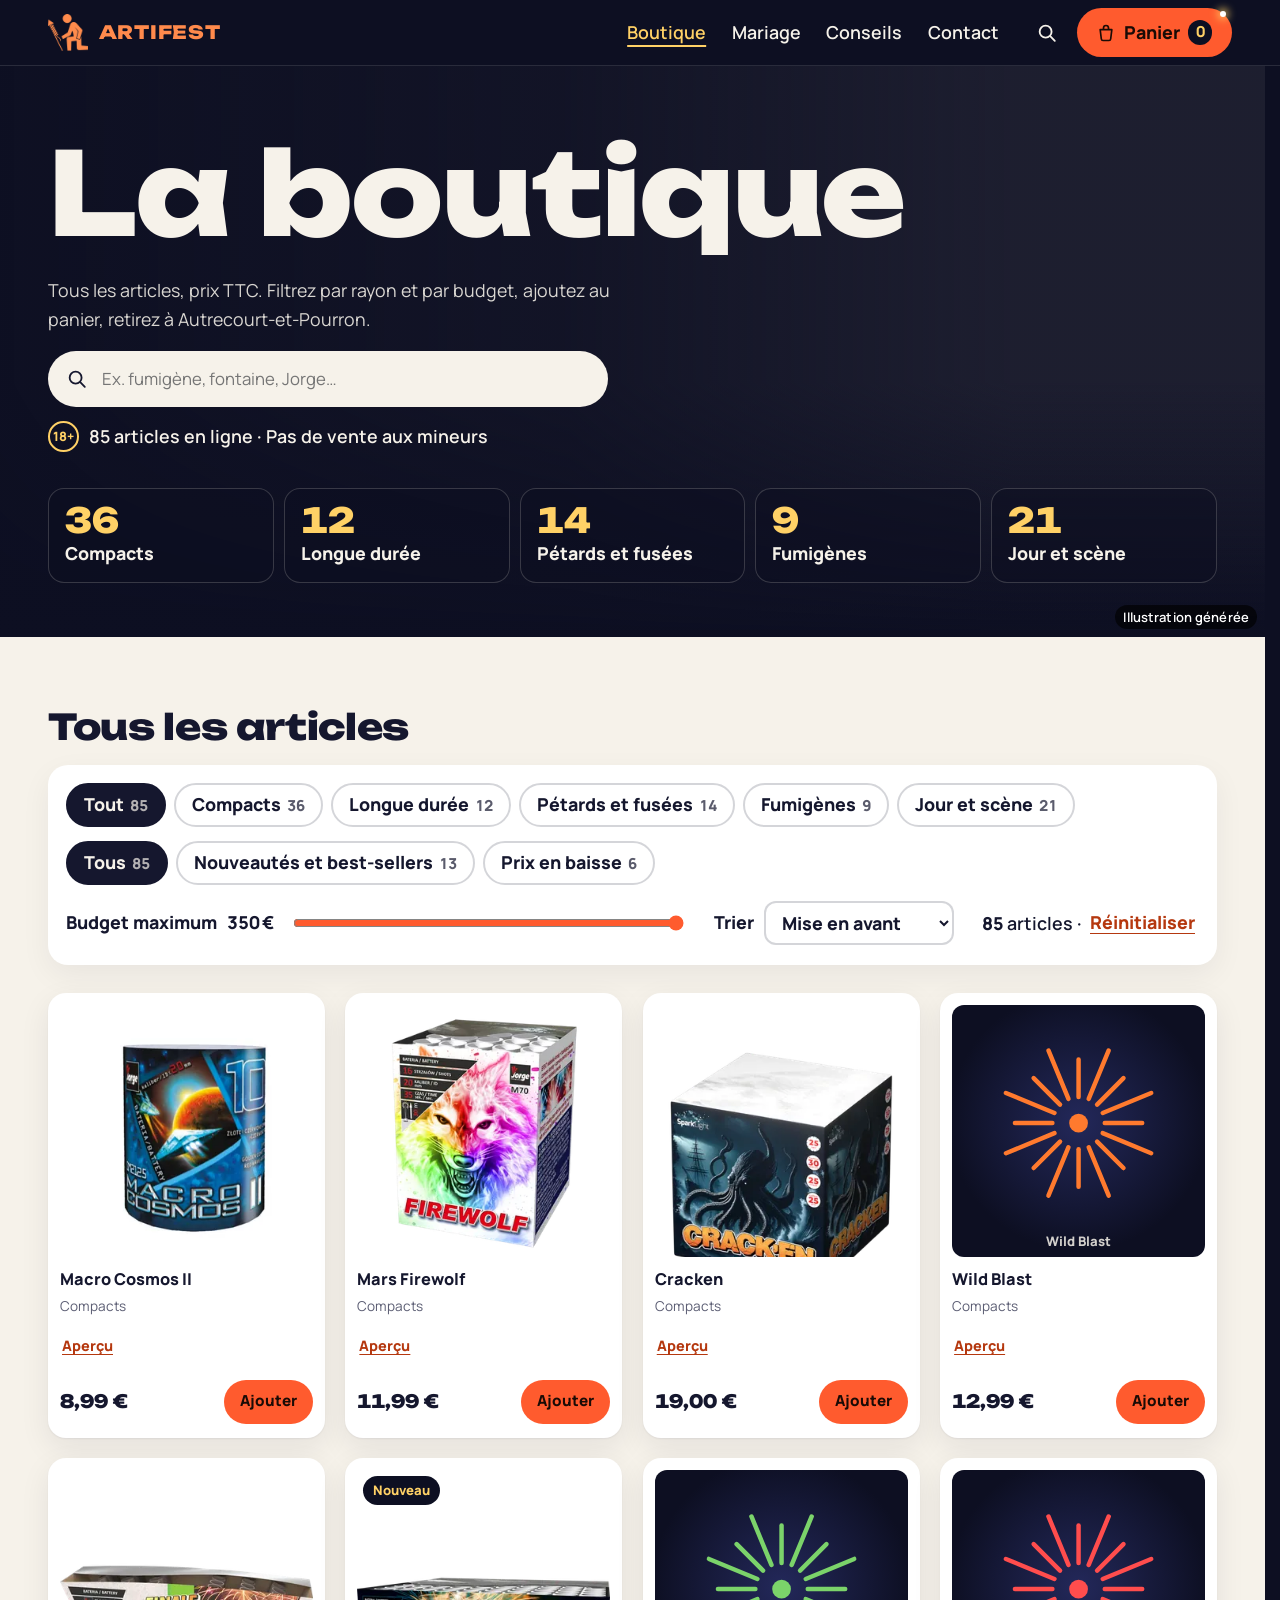
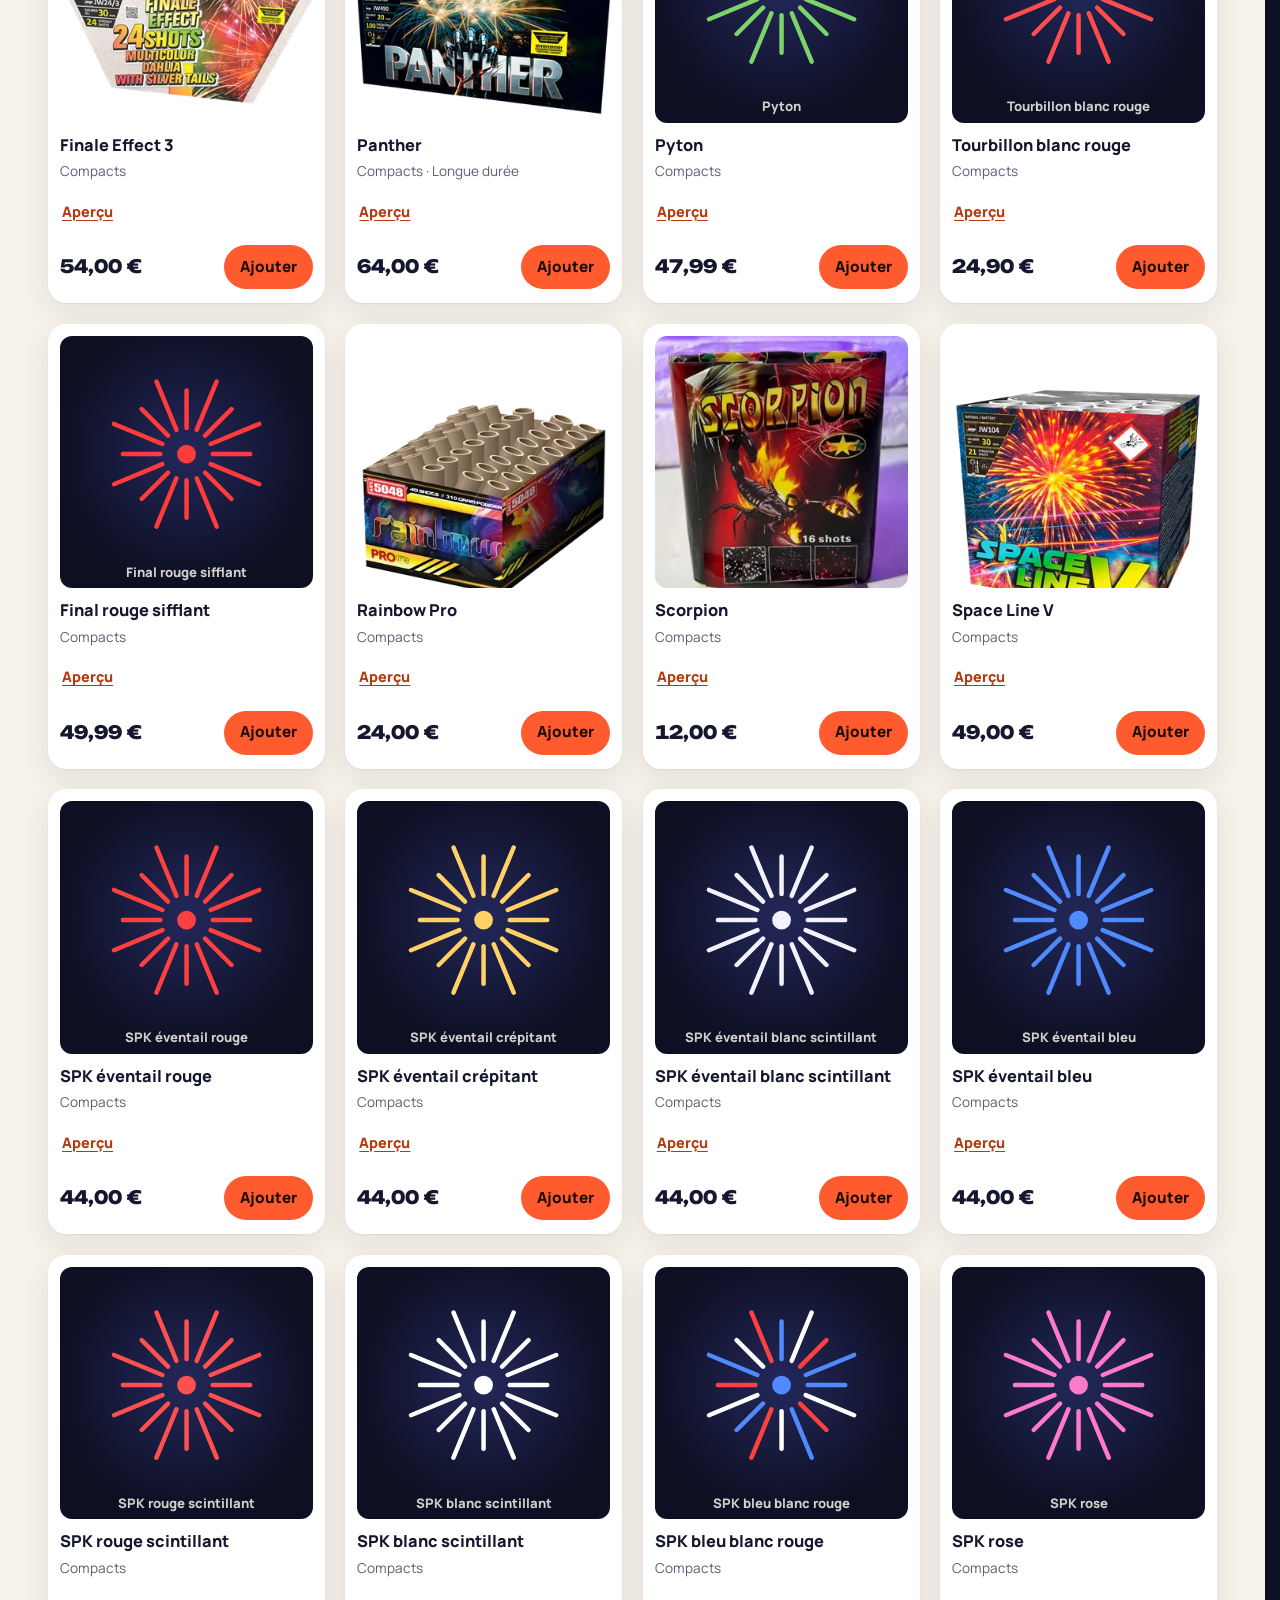
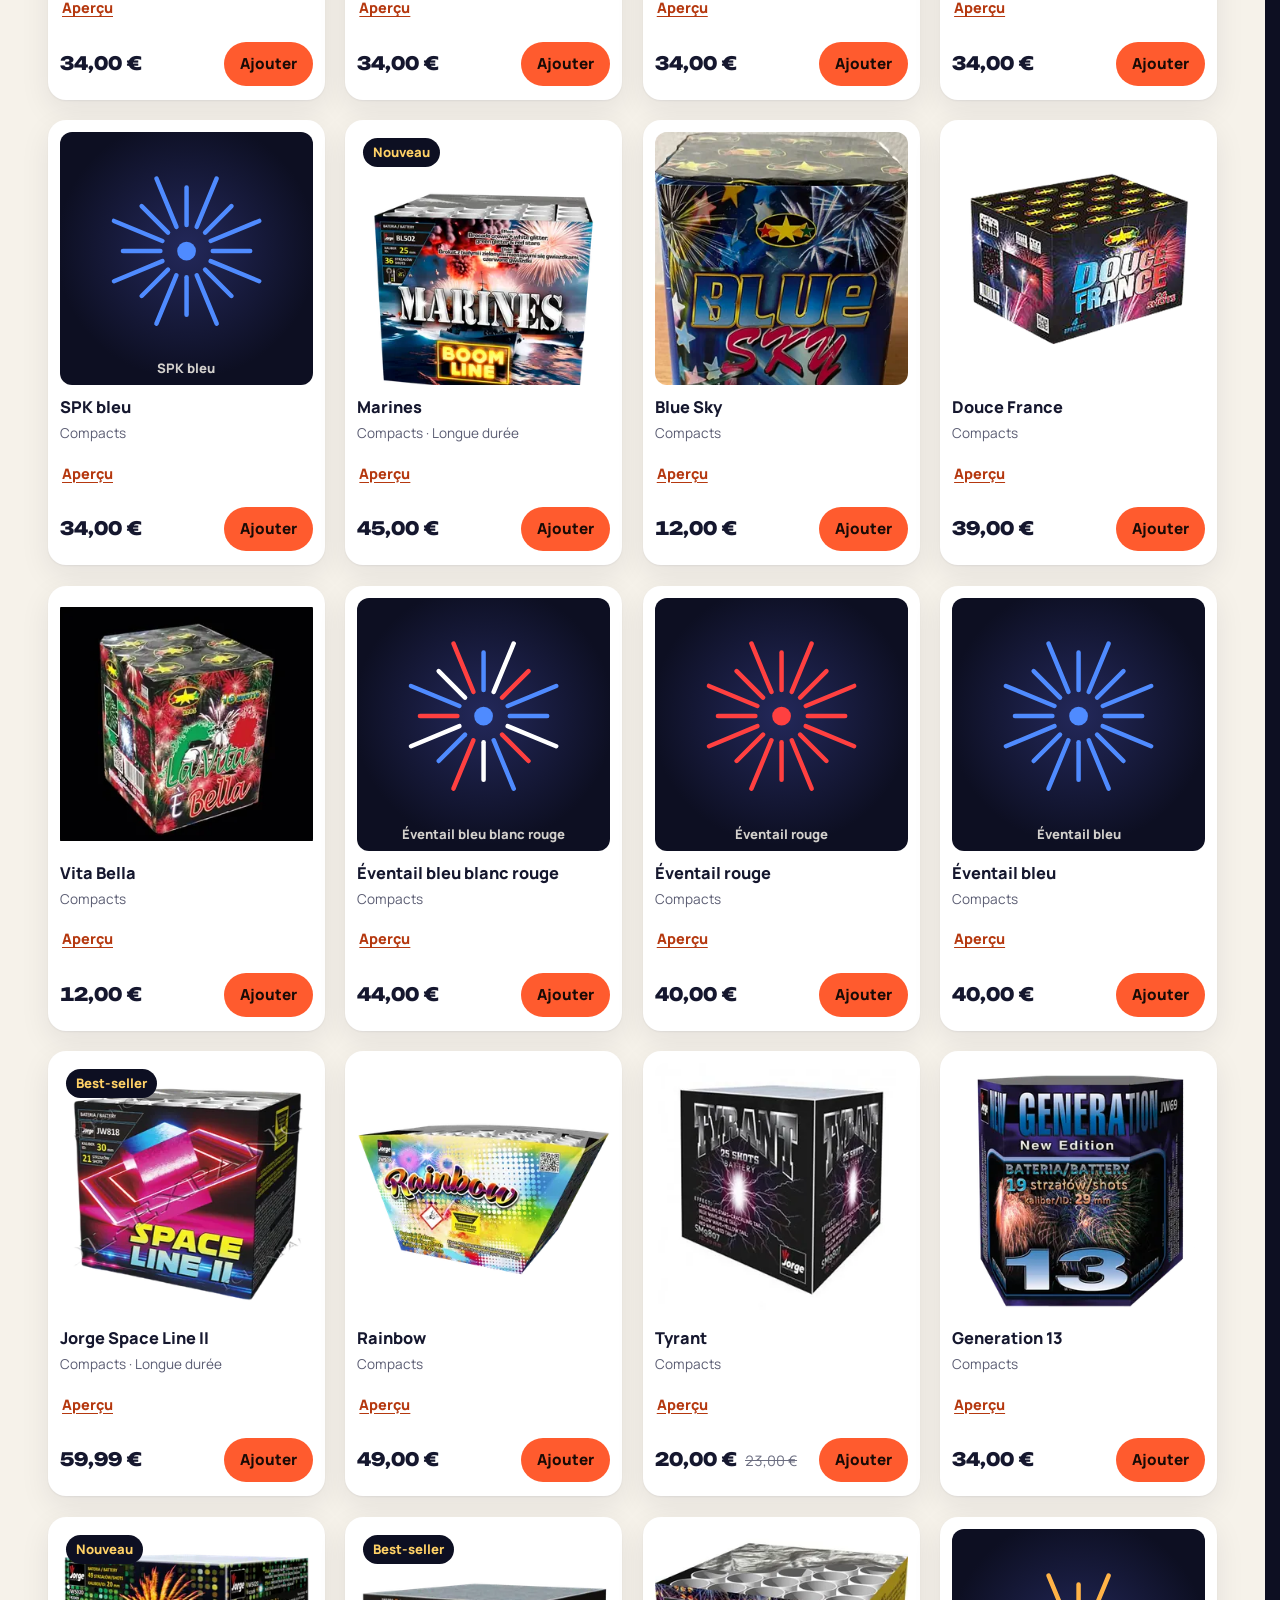
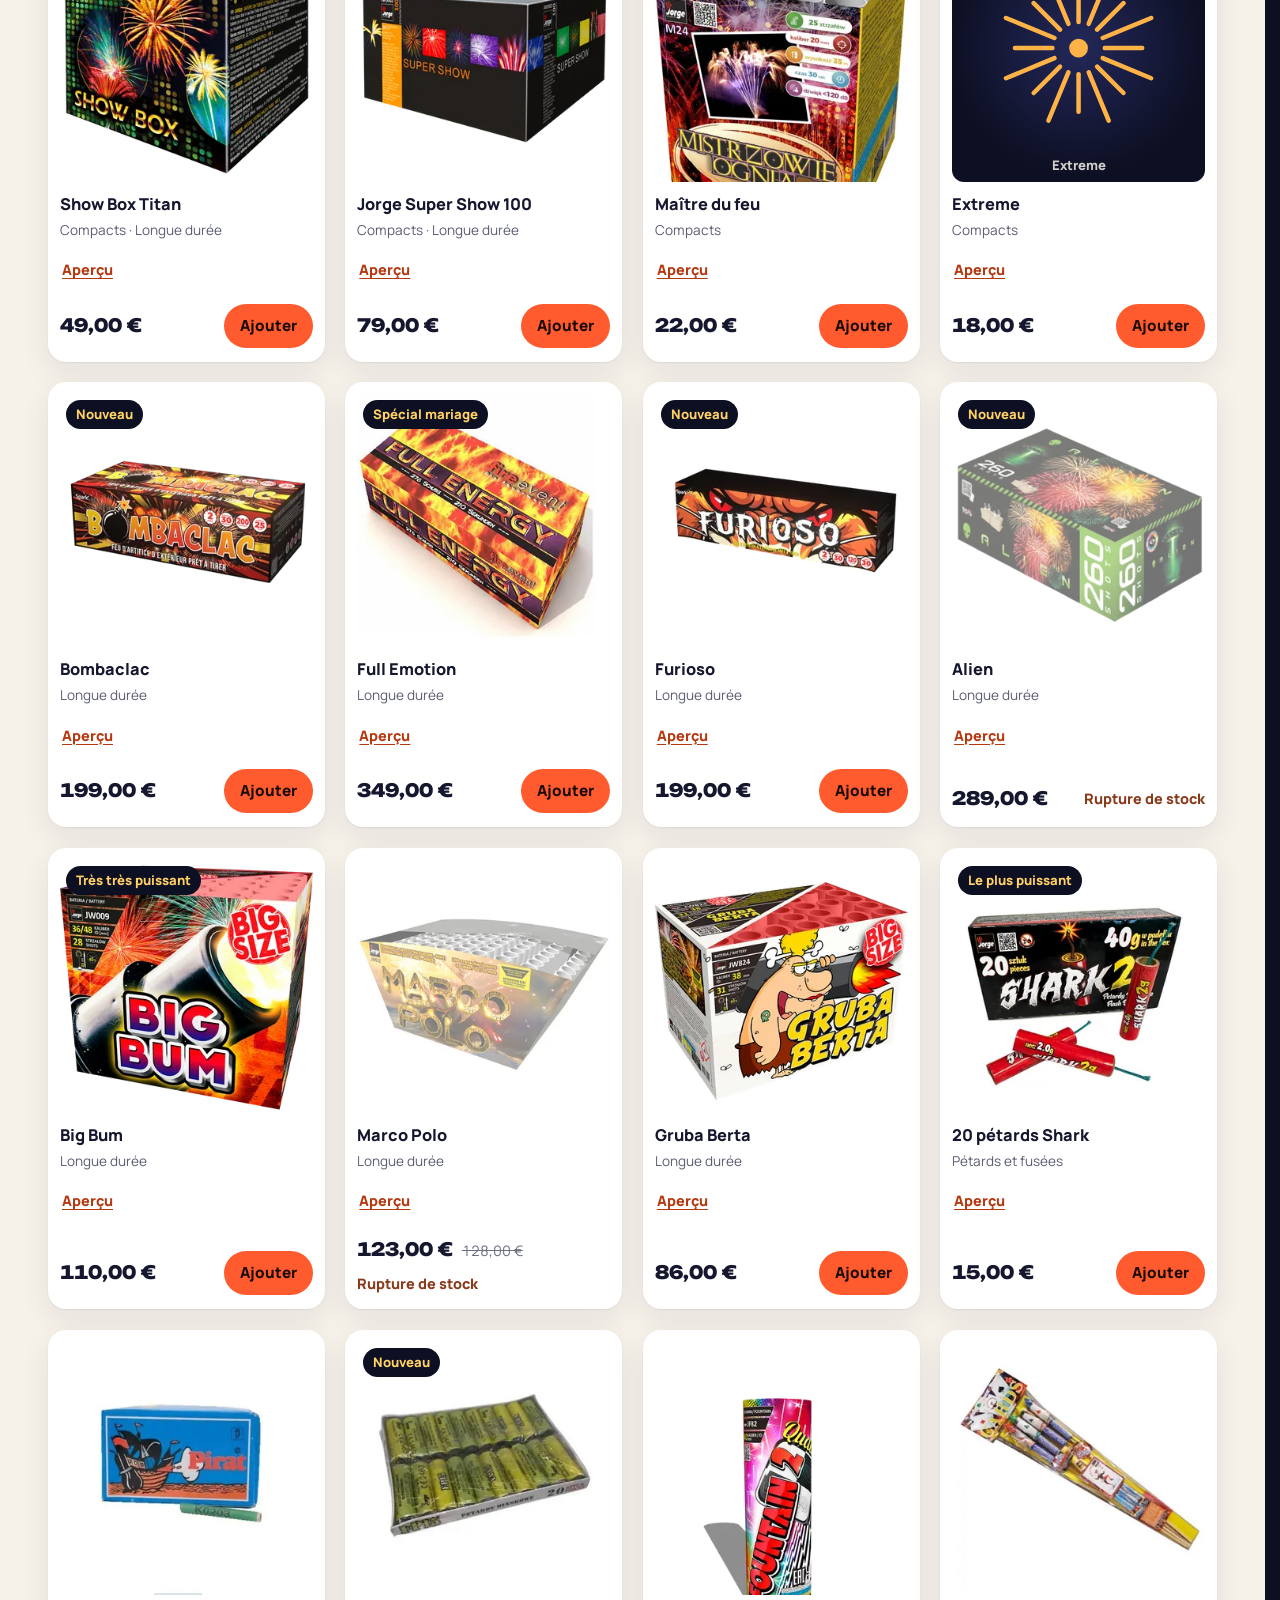
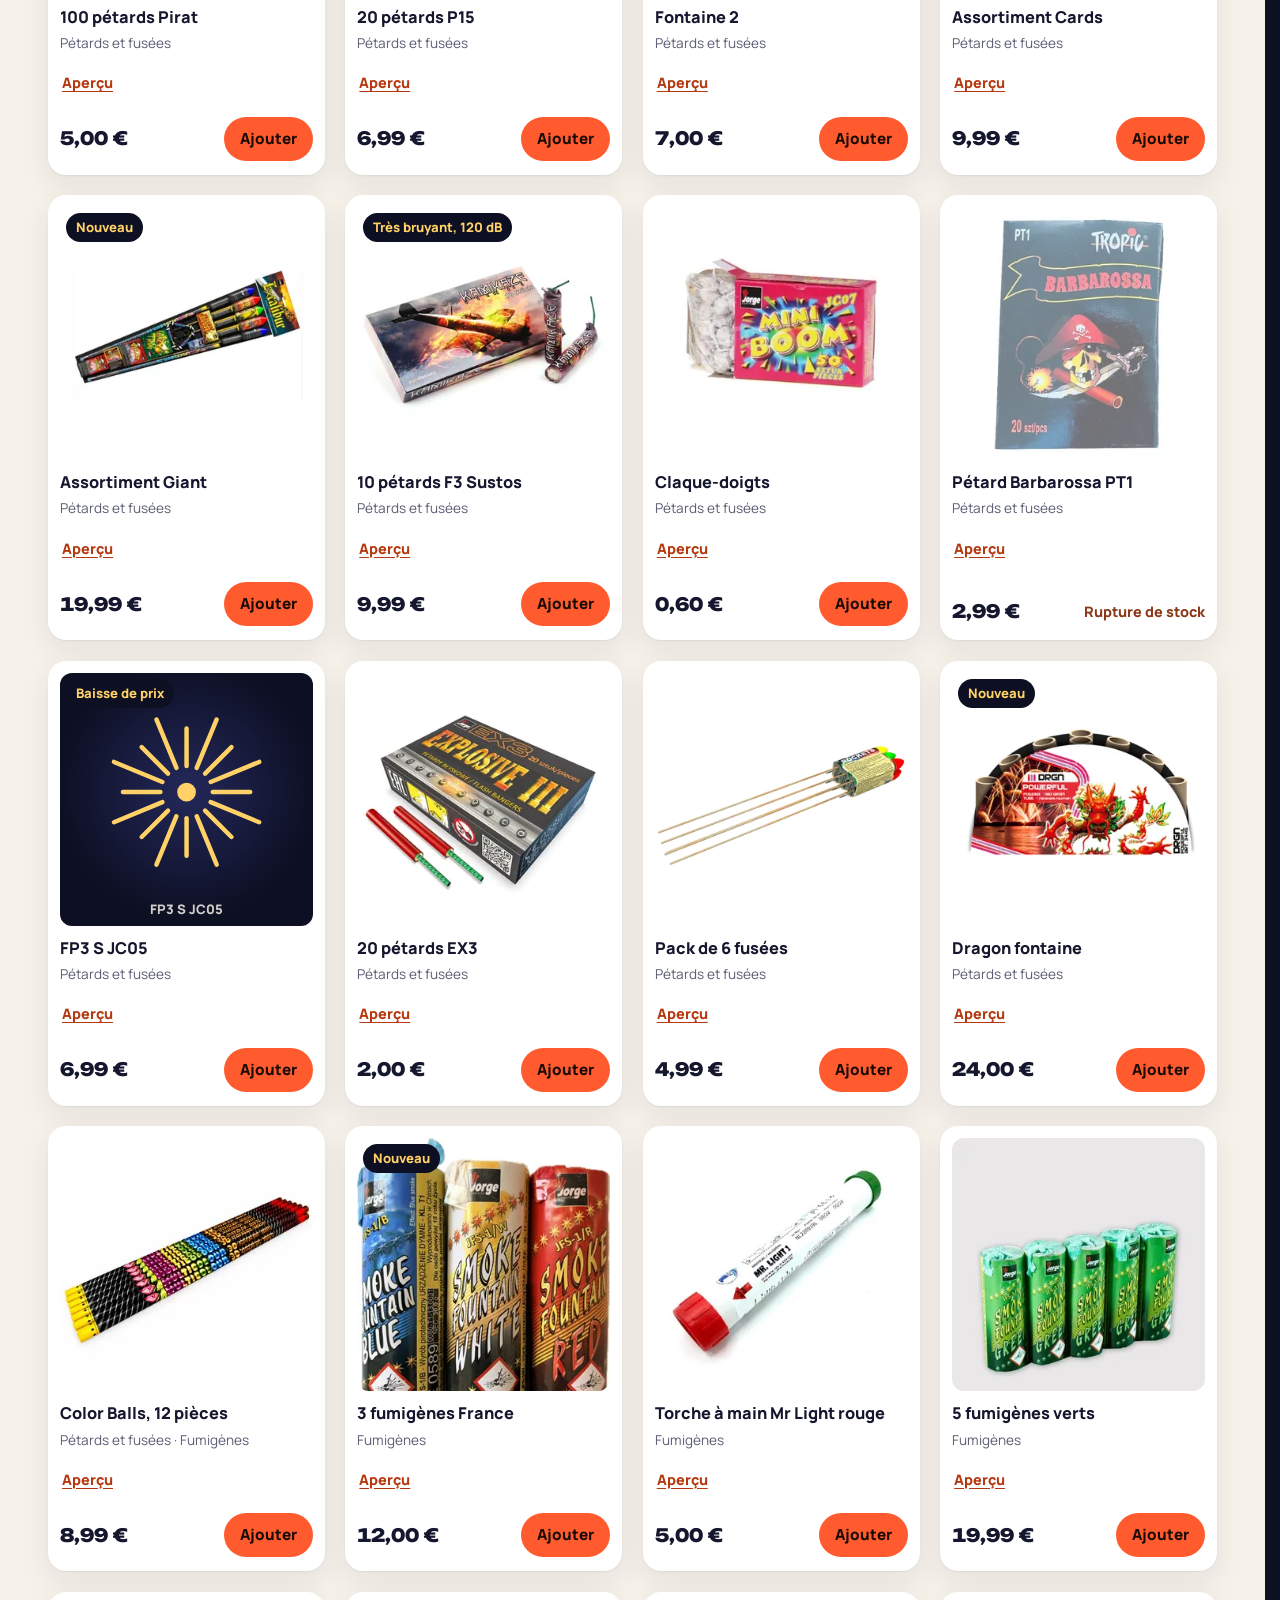
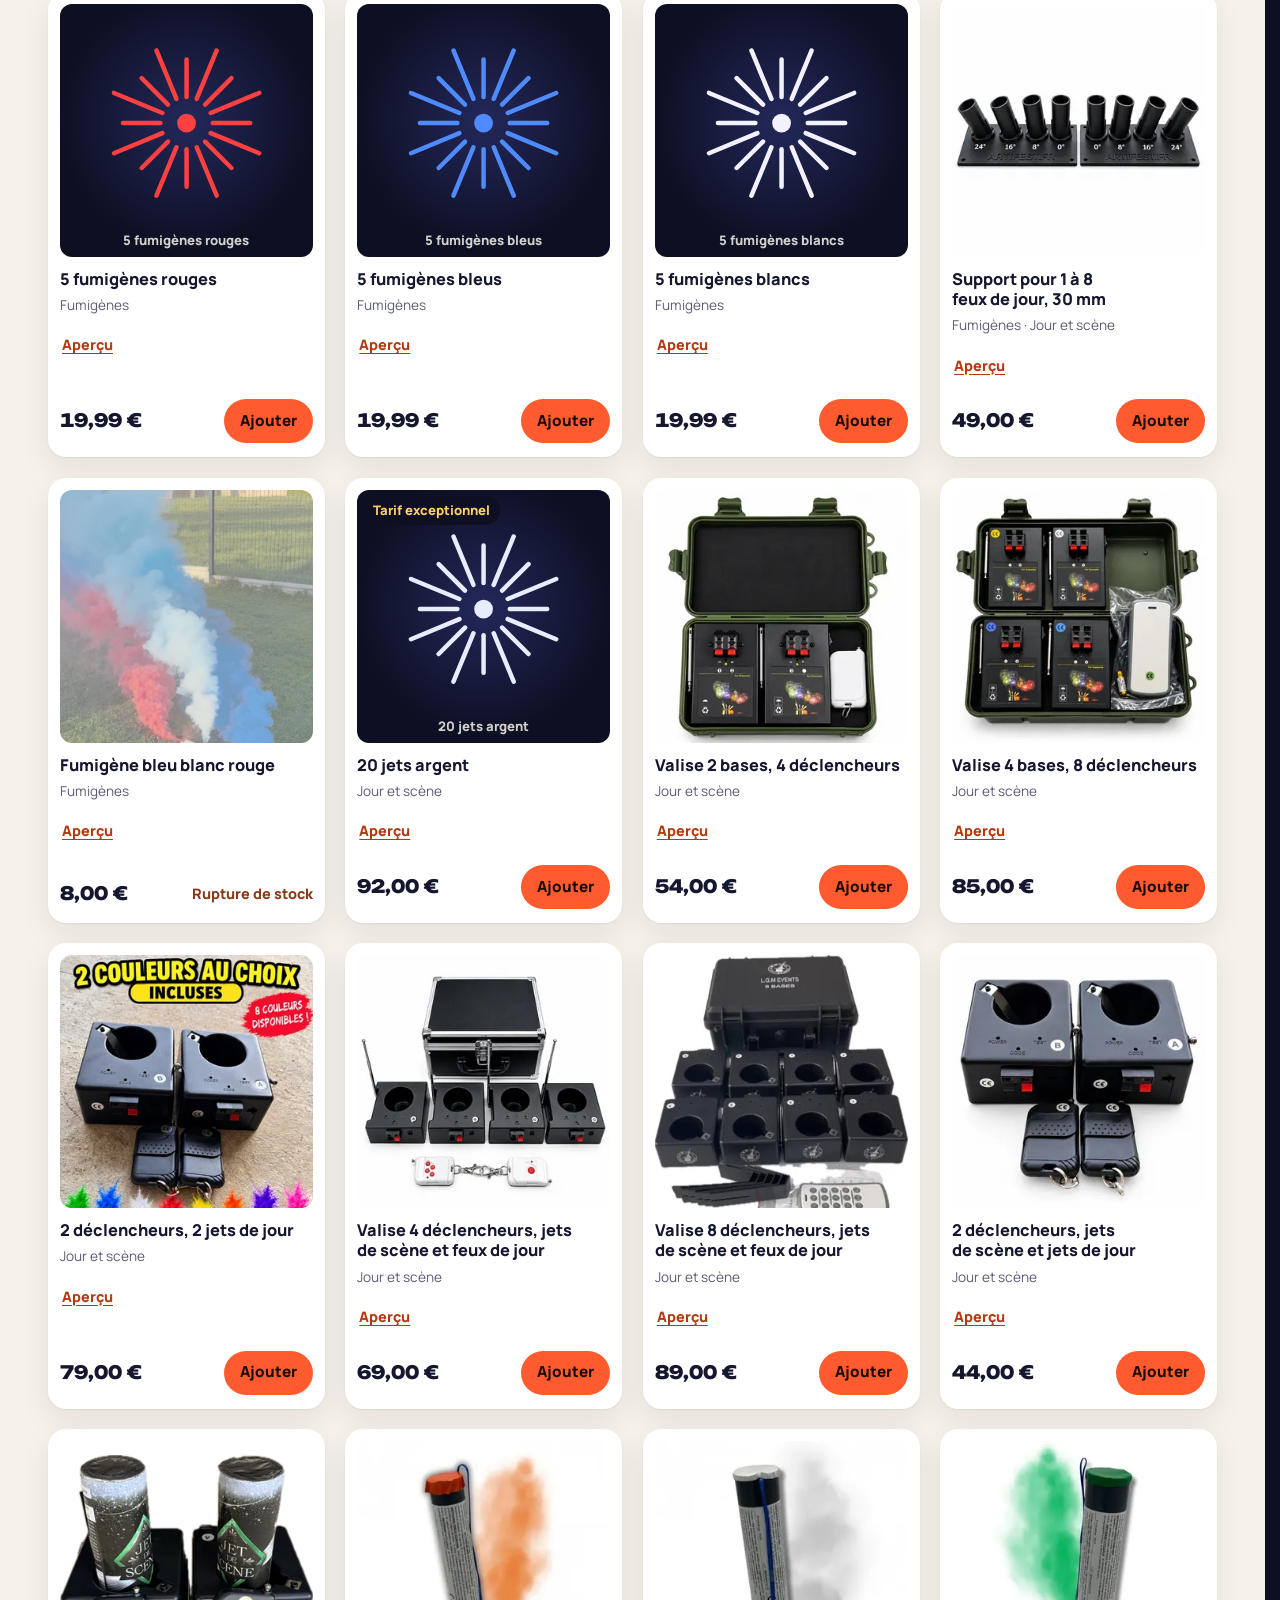
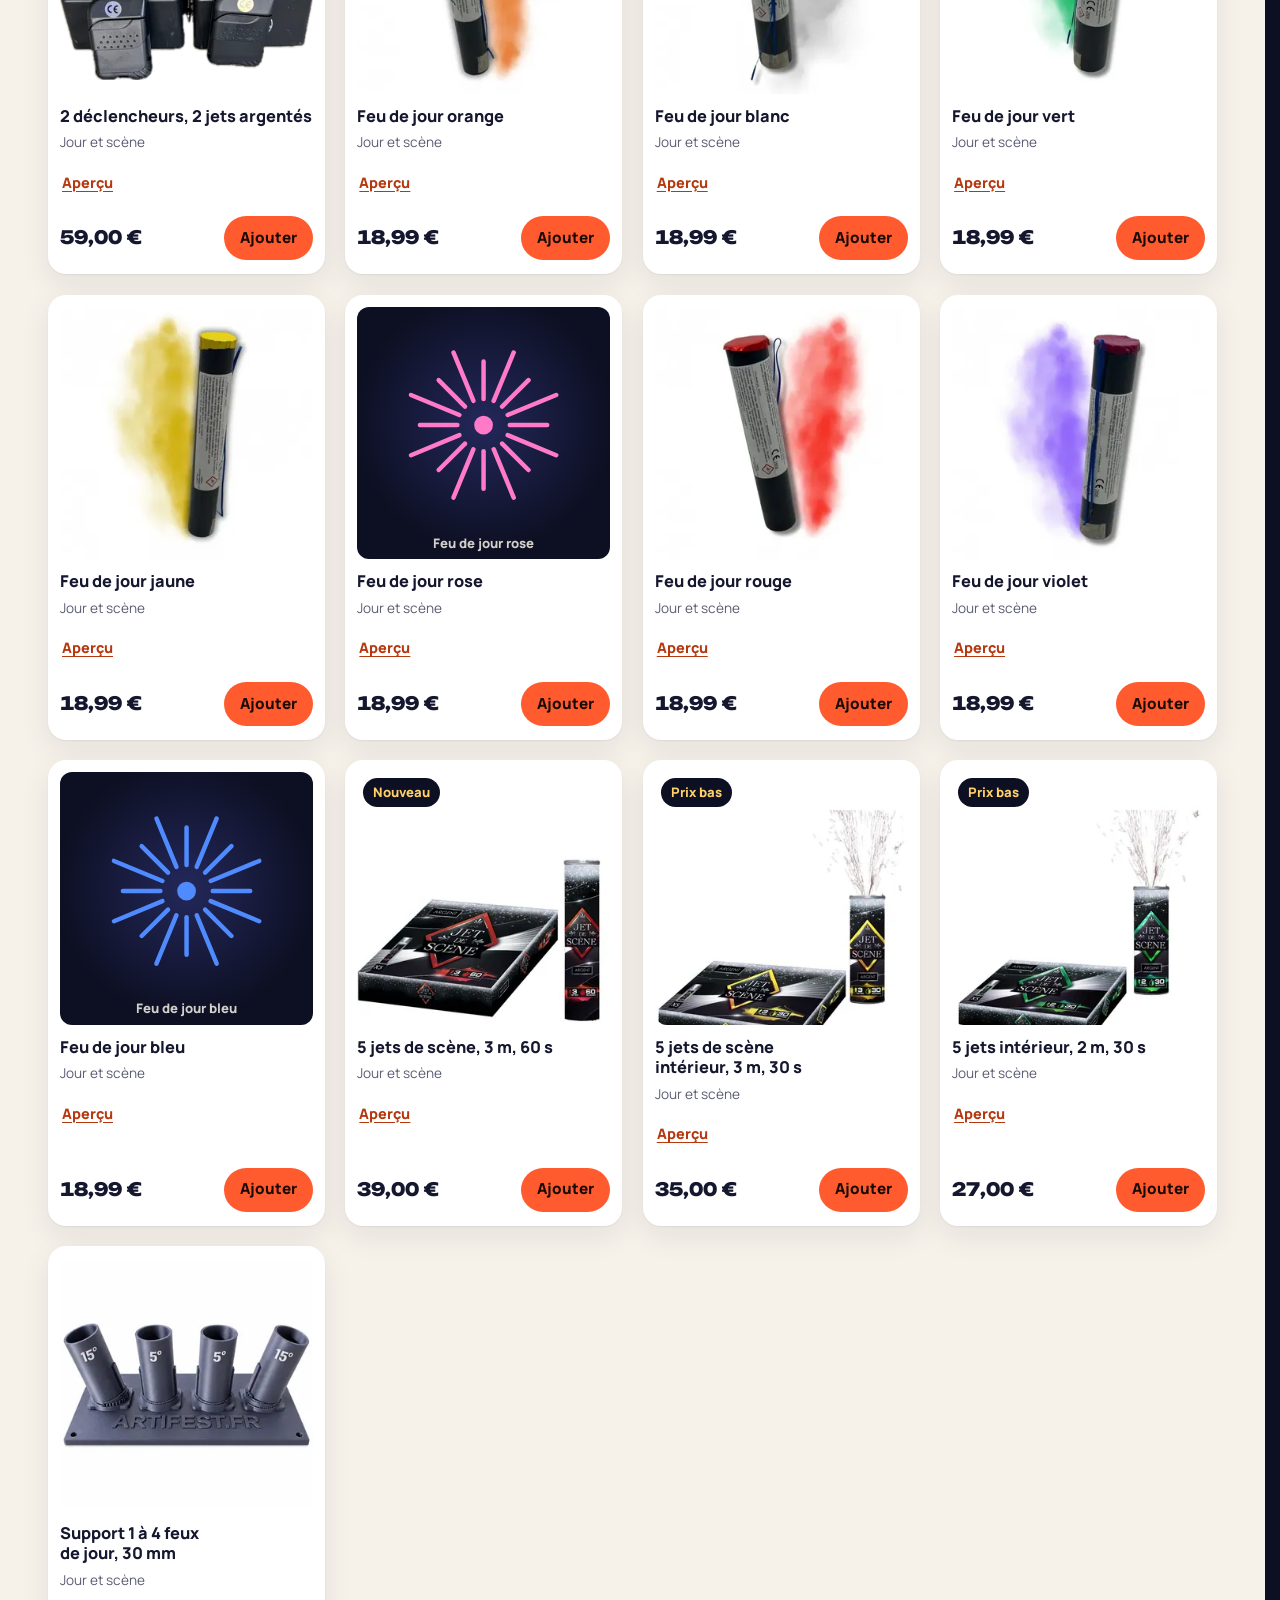
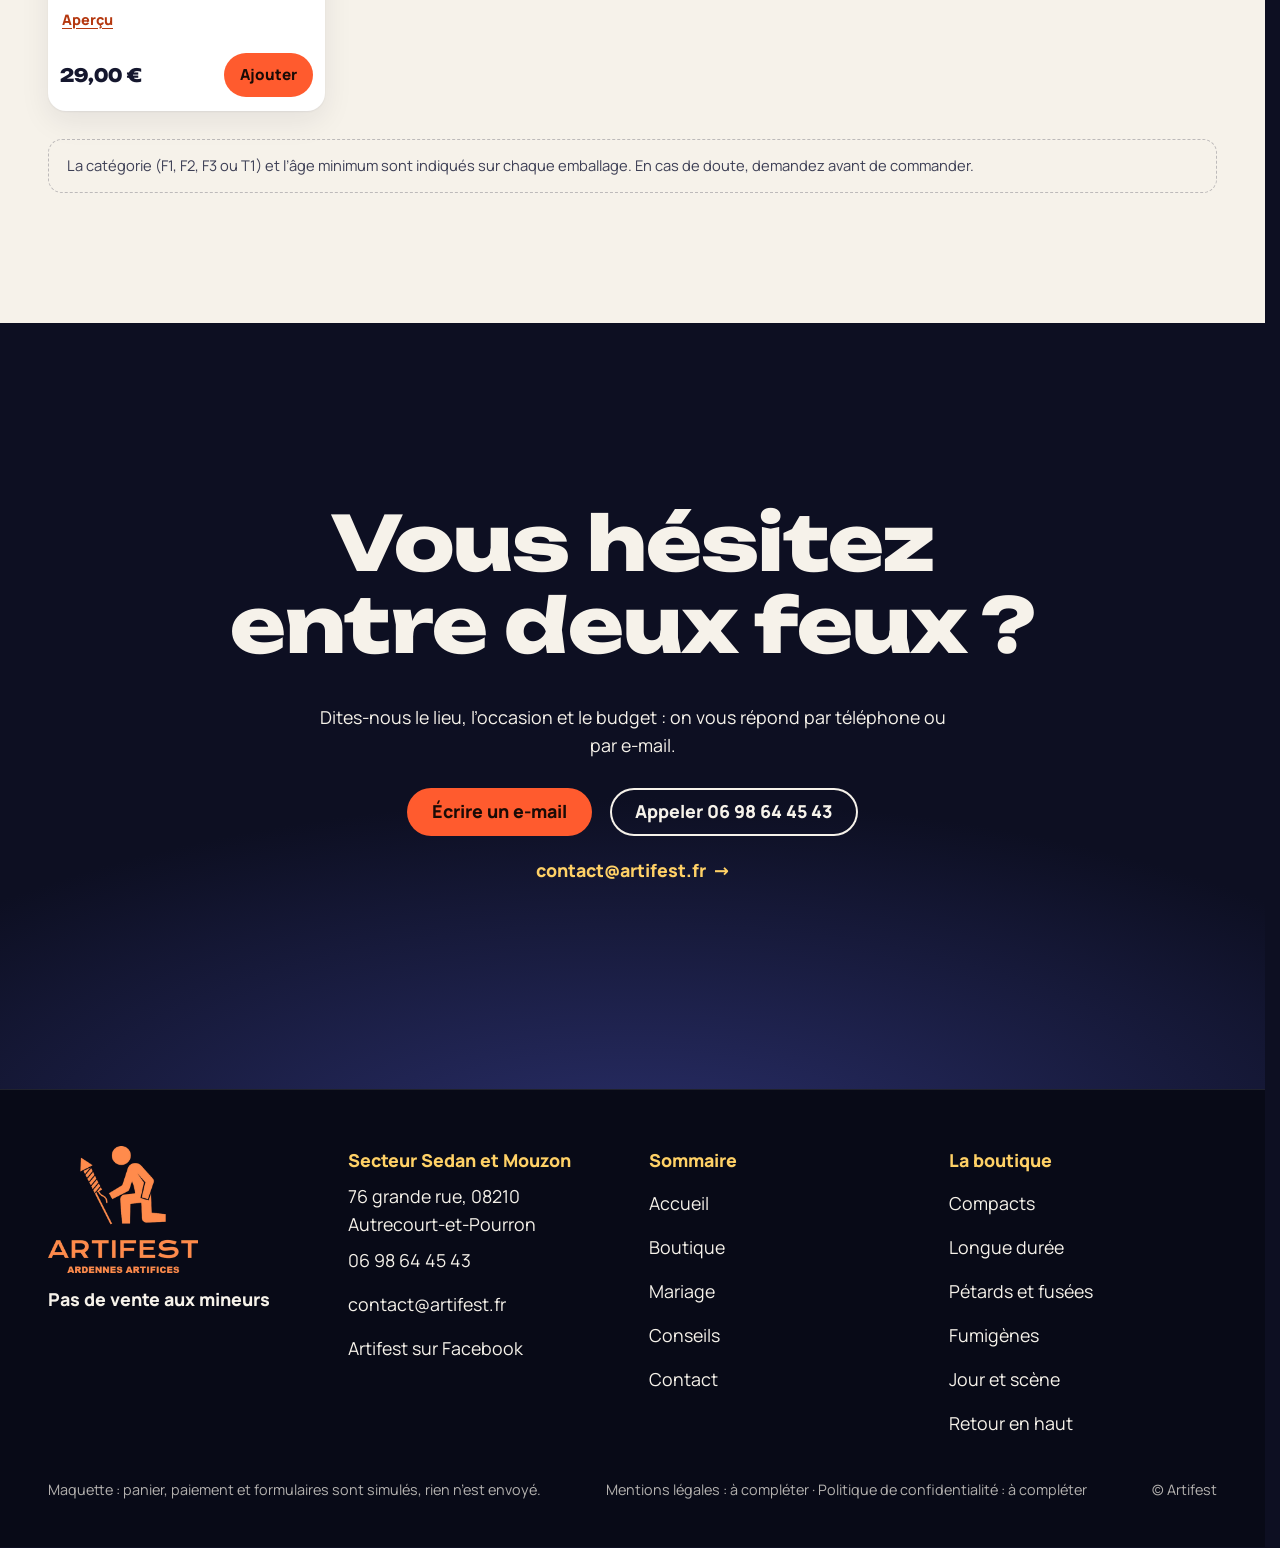
<file: boutique.html>
<!doctype html>
<html lang="fr" data-v="1">
<head>
<meta charset="utf-8">
<meta name="viewport" content="width=device-width, initial-scale=1, viewport-fit=cover">
<title>La boutique : Artifest</title>
<meta name="description" content="85 articles : compacts, feux longue durée, pétards, fusées, fontaines, fumigènes, artifices de jour et de scène. Prix TTC, retrait ou livraison convenue.">
<meta name="robots" content="noindex, nofollow">
<link rel="canonical" href="https://artifest-maquette.vercel.app/boutique">
<style>:root{--fond:#0d0f22;--texte:#f6f2ea;--voile-fond:#0d0f22;--ouverture-fond:#0d0f22;--menu-fond:#0d0f22}:root { --entete-h: 72px; --barres-h: 0px; } html { background: var(--fond); color: var(--texte); scrollbar-gutter: stable; } body { margin: 0; background: var(--fond); } html.js:not(.secours):not([data-arrivee="retour"]) [data-anime] { opacity: 0; } html.js:not(.secours):not([data-arrivee="retour"]) [data-anime].vu { opacity: 1; } [data-voile] { position: fixed; inset: 0; z-index: 900; background: var(--voile-fond); transform: translateY(100%); visibility: hidden; pointer-events: none; } html[data-arrivee="voile"]:not(.voile-leve):not(.secours) [data-voile] { transform: none; visibility: visible; } html.secours [data-voile] { visibility: hidden !important; } .ouverture-panneau { position: fixed; inset: 0; z-index: 850; display: none; place-content: center; justify-items: center; background: var(--ouverture-fond, var(--voile-fond)); color: var(--fond); text-align: center; } html.js[data-arrivee="intro"]:not(.secours):not(.intro-finie) .ouverture-panneau { display: grid; } html.defilement-bloque, html.defilement-bloque body, html.js[data-arrivee="intro"]:not(.secours):not(.intro-finie), html.js[data-arrivee="intro"]:not(.secours):not(.intro-finie) body, html[data-arrivee="voile"]:not(.voile-leve):not(.secours), html[data-arrivee="voile"]:not(.voile-leve):not(.secours) body { overflow: hidden; } html.js[data-arrivee="intro"]:not(.secours):not(.intro-finie) { background-color: var(--ouverture-fond, var(--voile-fond)); } html[data-arrivee="voile"]:not(.voile-leve):not(.secours) { background-color: var(--voile-fond); }</style>
<script>(function () {
var d = document.documentElement, ss = null, ls = null;
try { ss = window.sessionStorage; ls = window.localStorage; } catch (e) {}
d.classList.add('js');
var nav = performance.getEntriesByType ? performance.getEntriesByType('navigation')[0] : null;
var type = nav ? nav.type : 'navigate';
var depart = null;
try { depart = JSON.parse(ss.getItem('socle:depart') || 'null'); ss.removeItem('socle:depart'); } catch (e) {}
if (depart && !(Date.now() - depart.t < 15000)) depart = null;
var mode = type === 'back_forward' ? 'retour' : type === 'reload' ? 'intro' : depart ? 'voile' : 'intro';
d.setAttribute('data-arrivee', mode);
if (mode === 'voile' && depart.couleur) d.style.setProperty('--voile-fond', depart.couleur);
if (type === 'reload' && 'scrollRestoration' in history) {
history.scrollRestoration = 'manual';
}
try {
var choisie = ls && ls.getItem('socle:langue');
var langue = (d.lang || '').slice(0, 2);
if (choisie && choisie !== langue && type === 'navigate' && !depart) {
var alt = document.querySelector('link[rel="alternate"][hreflang="' + choisie + '"]');
if (alt) location.replace(new URL(alt.href).pathname + location.search + location.hash);
}
} catch (e) {}
setTimeout(function () { if (!d.classList.contains('demarre')) d.classList.add('secours'); }, 2000);
})();</script>
<link rel="preload" href="/assets/fonts/unbounded-latin-800-normal.woff2" as="font" type="font/woff2" crossorigin>
<link rel="preload" href="/assets/fonts/manrope-latin-400-normal.woff2" as="font" type="font/woff2" crossorigin>
<link rel="stylesheet" href="/assets/css/socle.css?v=1">
<link rel="stylesheet" href="/assets/js/modules/panier-en-tiroir/module.css?v=1">
<link rel="stylesheet" href="/assets/js/modules/envol-vers-le-panier/module.css?v=1">
<link rel="stylesheet" href="/assets/js/modules/catalogue-filtres-flip/module.css?v=1">
<link rel="stylesheet" href="/assets/css/site.css?v=1">
<link rel="modulepreload" href="/assets/js/site.js?v=1">
<link rel="modulepreload" href="/assets/js/socle/index.js?v=1">
<script src="/assets/vendor/gsap.min.js" defer></script>
<script src="/assets/vendor/ScrollTrigger.min.js" defer></script>
<script src="/assets/vendor/SplitText.min.js" defer></script>
<script type="module" src="/assets/js/site.js?v=1"></script>
<meta name="theme-color" content="#0d0f22">
<link rel="icon" href="/assets/images/favicon.png" type="image/png">
<link rel="apple-touch-icon" href="/assets/images/apple-touch-icon.png">
<meta property="og:type" content="website">
<meta property="og:site_name" content="Artifest">
<meta property="og:locale" content="fr_FR">
<meta property="og:title" content="La boutique : Artifest">
<meta property="og:description" content="85 articles : compacts, feux longue durée, pétards, fusées, fontaines, fumigènes, artifices de jour et de scène. Prix TTC, retrait ou livraison convenue.">
<meta property="og:url" content="https://artifest-maquette.vercel.app/boutique">
<meta property="og:image" content="https://artifest-maquette.vercel.app/assets/partage/boutique-fr.jpg">
<meta property="og:image:width" content="1200">
<meta property="og:image:height" content="630">
<meta property="og:image:alt" content="La boutique Artifest, ciel de feux d’artifice multicolores">
<meta name="twitter:card" content="summary_large_image">
<script type="application/ld+json">{"@context":"https://schema.org","@type":"Store","name":"Artifest","description":"Boutique de feux d'artifice pour particuliers dans les Ardennes, secteur Sedan et Mouzon.","url":"https://artifest-maquette.vercel.app/","telephone":"+33698644543","email":"contact@artifest.fr","address":{"@type":"PostalAddress","streetAddress":"76 grande rue","postalCode":"08210","addressLocality":"Autrecourt-et-Pourron","addressCountry":"FR"},"sameAs":["https://www.facebook.com/artifest08"],"paymentAccepted":"Carte bancaire, espèces","currenciesAccepted":"EUR"}</script>
</head>
<body id="haut">
<div data-voile data-forme="iris" aria-hidden="true"><div class="voile-contenu"><img src="/assets/images/picto-nuit.webp" alt="" width="60" height="55"><span data-voile-libelle>Boutique</span></div></div>
<div class="ouverture-panneau" data-ouverture aria-hidden="true">
  <canvas class="ouverture-ciel" data-audit-ignorer></canvas>
  <img class="ouverture-logo" src="/assets/images/logo-nuit.webp" alt="" width="180" height="153" data-ouverture-objet>
  <span class="ouverture-meche"></span>
</div>
<a class="evitement" href="#contenu">Aller au contenu</a>
<header data-entete>
  <div class="entete-rangee">
    <a class="entete-logo" href="/" aria-label="Artifest, Accueil" data-libelle="Accueil">
      <img src="/assets/images/picto-nuit.webp" alt="" width="40" height="37"><span class="entete-nom">Artifest</span>
    </a>
    <nav data-nav aria-label="Navigation principale">
      <ul><li><a href="/boutique" data-libelle="Boutique" aria-current="page">Boutique</a></li><li><a href="/mariage" data-libelle="Mariage">Mariage</a></li><li><a href="/conseils" data-libelle="Conseils">Conseils</a></li><li><a href="/contact" data-libelle="Contact">Contact</a></li></ul>
    </nav>
    <div class="entete-actions">
      <a class="entete-recherche" href="/boutique?focus=recherche#catalogue" data-libelle="Boutique" aria-label="Rechercher un article"><svg viewBox="0 0 24 24" aria-hidden="true"><circle cx="10.5" cy="10.5" r="6.5"/><path d="m15.5 15.5 5 5"/></svg></a>
      <a class="bouton entete-panier" href="/contact?sujet=commande" data-panier-ouvrir data-envol-cible data-sans-transition data-effet="fusee-panier"><svg viewBox="0 0 24 24" aria-hidden="true"><path d="M5 8h14l-1.4 11.2a2 2 0 0 1-2 1.8H8.4a2 2 0 0 1-2-1.8L5 8Z"/><path d="M9 8V6a3 3 0 0 1 6 0v2"/></svg><span class="entete-panier-mot">Panier</span><span class="pet-compte" data-panier-compte>0</span><span class="etincelle" aria-hidden="true"></span></a>
      <button type="button" data-menu-bouton aria-controls="menu" aria-expanded="false" data-libelle-ouvrir="Menu" data-libelle-fermer="Fermer"><span data-libelle-bouton>Menu</span></button>
      <a class="menu-sansjs" href="#menu" data-menu-lien>Menu</a>
    </div>
  </div>
</header>
<script>/* Avant le premier affichage : rangées de la navigation (même règle que ajusterNav dans assets/js/socle/entete.js)
   et hauteur réelle de l'en-tête, pour que rien ne saute quand le JavaScript du site prend la main. */
(function () {
  var h = document.documentElement, u = document.querySelector('[data-nav] ul'), e = document.querySelector('[data-entete]');
  if (u) {
    var deborde = function () { return u.scrollWidth > u.clientWidth + 1; }, c = deborde();
    if (c && window.matchMedia('(min-width: 900px)').matches) {
      h.classList.add('nav-deux-rangees'); c = deborde();
      if (c) { h.classList.add('nav-deux-lignes'); var a = u.querySelector('a'); c = !a || u.getBoundingClientRect().height > a.getBoundingClientRect().height * 2.5; }
      if (c) h.classList.remove('nav-deux-rangees', 'nav-deux-lignes');
    }
    if (c) h.classList.add('nav-compacte');
  }
  if (e) h.style.setProperty('--entete-h', Math.round(e.getBoundingClientRect().height) + 'px');
})();</script>
<span id="menu-ferme" aria-hidden="true"></span>
<div id="menu" data-menu role="dialog" aria-modal="true" aria-label="Menu">
  <p class="menu-sansjs-fermer"><a href="#menu-ferme">Fermer</a></p>
  <ul><li style="--i:0"><a href="/" class="menu-lien" data-libelle="Accueil">Accueil</a></li><li style="--i:1"><a href="/boutique" class="menu-lien" data-libelle="Boutique" aria-current="page">Boutique</a></li><li style="--i:2"><a href="/mariage" class="menu-lien" data-libelle="Mariage">Mariage</a></li><li style="--i:3"><a href="/conseils" class="menu-lien" data-libelle="Conseils">Conseils</a></li><li style="--i:4"><a href="/contact" class="menu-lien" data-libelle="Contact">Contact</a></li></ul>
  <p><a class="bouton" href="tel:+33698644543">Appeler 06 98 64 45 43</a></p>
  <p class="menu-majeurs">Pas de vente aux mineurs</p>
</div>
<main id="contenu" tabindex="-1">
<section class="boutique-ouverture nuit" id="debut" data-ouverture-page>
  <figure class="media boutique-ouverture-media" data-grok data-fx="parallaxe" data-fx-force="12" style="--cadrage:65% 45%">
  <picture><source media="(max-width: 760px) and (orientation: portrait)" srcset="/assets/images/grok/boutique-ouverture-mobile-640.webp 640w" sizes="100vw">
    <img src="/assets/images/grok/boutique-ouverture-1280.webp" srcset="/assets/images/grok/boutique-ouverture-640.webp 640w, /assets/images/grok/boutique-ouverture-1280.webp 1280w, /assets/images/grok/boutique-ouverture-1920.webp 1920w" sizes="100vw" alt="La boutique Artifest, ciel de feux d’artifice multicolores" width="1280" height="720" fetchpriority="high" loading="eager" decoding="async">
  </picture><figcaption class="mention-ia">Illustration générée</figcaption>
</figure>
  <div class="conteneur boutique-ouverture-corps">
    <h1 class="boutique-titre" data-anime="gsap">La boutique</h1>
    <p class="boutique-intro masque-ecran-bas" data-anime="gsap">Tous les articles, prix TTC. Filtrez par rayon et par budget, ajoutez au panier, retirez à Autrecourt-et-Pourron.</p>
    <form class="recherche" role="search" data-anime="gsap" action="/boutique#catalogue" onsubmit="return false">
      <label class="visuellement-cache" for="recherche">Rechercher dans la boutique</label>
      <svg viewBox="0 0 24 24" aria-hidden="true"><circle cx="10.5" cy="10.5" r="6.5"/><path d="m15.5 15.5 5 5"/></svg>
      <input id="recherche" name="q" type="search" placeholder="Ex. fumigène, fontaine, Jorge…" autocomplete="off" data-recherche data-action-principale>
    </form>
    <p class="boutique-info" data-info-cle data-anime="gsap"><span class="pastille-majeurs">18+</span> 85 articles en ligne · Pas de vente aux mineurs</p>
    <ul class="tuiles-rayons" data-anime="gsap" data-iris-centre>
      <li><button type="button" class="tuile-rayon" data-choisir-rayon="compacts"><span class="tuile-nombre" data-compteur="36">36</span><span class="tuile-nom">Compacts</span></button></li><li><button type="button" class="tuile-rayon" data-choisir-rayon="longue-duree"><span class="tuile-nombre" data-compteur="12">12</span><span class="tuile-nom">Longue durée</span></button></li><li><button type="button" class="tuile-rayon" data-choisir-rayon="petards"><span class="tuile-nombre" data-compteur="14">14</span><span class="tuile-nom">Pétards et fusées</span></button></li><li><button type="button" class="tuile-rayon" data-choisir-rayon="fumigenes"><span class="tuile-nombre" data-compteur="9">9</span><span class="tuile-nom">Fumigènes</span></button></li><li><button type="button" class="tuile-rayon" data-choisir-rayon="jour-scene"><span class="tuile-nombre" data-compteur="21">21</span><span class="tuile-nom">Jour et scène</span></button></li>
    </ul>
  </div>
</section>
<section class="catalogue jour" id="catalogue" data-module="catalogue-filtres-flip">
  <div class="conteneur">
    <h2 class="titre-section titre-moyen catalogue-titre" data-anime="lignes">Tous les articles</h2>
    <div class="filtres" data-anime>
      <div class="filtre-groupe" role="group" aria-label="Rayons" data-filtre-groupe="rayon">
        <button type="button" data-valeur="tout" aria-pressed="true">Tout</button>
        <button type="button" data-valeur="compacts" aria-pressed="false">Compacts</button><button type="button" data-valeur="longue-duree" aria-pressed="false">Longue durée</button><button type="button" data-valeur="petards" aria-pressed="false">Pétards et fusées</button><button type="button" data-valeur="fumigenes" aria-pressed="false">Fumigènes</button><button type="button" data-valeur="jour-scene" aria-pressed="false">Jour et scène</button>
      </div>
      <div class="filtre-groupe" role="group" aria-label="Sélection" data-filtre-groupe="selection">
        <button type="button" data-valeur="tout" aria-pressed="true">Tous</button>
        <button type="button" data-valeur="nouveau" aria-pressed="false">Nouveautés et best-sellers</button>
        <button type="button" data-valeur="promo" aria-pressed="false">Prix en baisse</button>
      </div>
      <div class="filtres-bas">
        <label class="filtre-budget">Budget maximum <b data-sortie="prix"></b><input type="range" min="10" max="350" step="10" value="350" data-filtre-max="prix"></label>
        <label class="filtre-tri">Trier
          <select data-tri><option value="ordre">Mise en avant</option><option value="prix-asc">Prix croissant</option><option value="prix-desc">Prix décroissant</option></select>
        </label>
        <p class="filtre-compte" aria-live="polite"><b data-compte>85</b> <span data-compte-mot>articles</span> · <button type="button" class="lien-bouton" data-reinit>Réinitialiser</button></p>
      </div>
    </div>
    <div class="grille-produits" data-grille>
      <article class="cff__fiche carte-produit" data-panier-produit data-rayon="compacts" data-selection="aucune" data-prix="8.99" data-ordre="0" data-texte="Macro Cosmos II Compacts ">
  <div class="vignette "><img src="/assets/images/p-macro-cosmos-2-320.webp" srcset="/assets/images/p-macro-cosmos-2-320.webp 320w, /assets/images/p-macro-cosmos-2-640.webp 640w" sizes="(max-width: 760px) 45vw, 260px" alt="Emballage du compact Macro Cosmos II" width="640" height="582" loading="lazy" decoding="async"></div>
  <h3 class="carte-produit-nom">Macro Cosmos II</h3>
  <p class="carte-produit-rayon">Compacts</p>
  <button type="button" class="carte-apercu" data-apercu-ouvrir aria-label="Aperçu : Macro Cosmos II">Aperçu</button><template data-apercu-modele><article class="apercu-fiche" data-panier-produit>
  <div class="vignette apercu-vignette"><img src="/assets/images/p-macro-cosmos-2-320.webp" srcset="/assets/images/p-macro-cosmos-2-320.webp 320w, /assets/images/p-macro-cosmos-2-640.webp 640w" sizes="(max-width: 760px) 90vw, 420px" alt="Emballage du compact Macro Cosmos II" width="640" height="582" loading="lazy" decoding="async"></div>
  <div class="apercu-texte">
    <h2>Macro Cosmos II</h2>
    <p class="carte-produit-rayon">Rayon : Compacts</p>
    <p class="prix" data-prix><strong>8,99 €</strong></p>
    <button type="button" class="bouton" data-panier-ajouter="macro-cosmos-2" data-nom="Macro Cosmos II" data-prix="8.99" data-image="/assets/images/p-macro-cosmos-2-320.webp">Ajouter au panier<span class="visuellement-cache"> Macro Cosmos II</span></button>
    <p class="note">Description, durée et nombre de coups : à compléter par Artifest. Les informations de sécurité figurent sur l’emballage.</p>
    <p class="note">Pas de vente aux mineurs</p>
  </div>
</article></template><div class="carte-produit-pied"><p class="prix" data-prix><strong>8,99 €</strong></p><button type="button" class="bouton bouton--petit" data-panier-ajouter="macro-cosmos-2" data-nom="Macro Cosmos II" data-prix="8.99" data-image="/assets/images/p-macro-cosmos-2-320.webp">Ajouter<span class="visuellement-cache"> Macro Cosmos II</span></button></div>
</article><article class="cff__fiche carte-produit" data-panier-produit data-rayon="compacts" data-selection="aucune" data-prix="11.99" data-ordre="1" data-texte="Mars Firewolf Compacts ">
  <div class="vignette "><img src="/assets/images/p-mars-firewolf-320.webp" srcset="/assets/images/p-mars-firewolf-320.webp 320w, /assets/images/p-mars-firewolf-640.webp 640w" sizes="(max-width: 760px) 45vw, 260px" alt="Emballage du compact Mars Firewolf" width="640" height="640" loading="lazy" decoding="async"></div>
  <h3 class="carte-produit-nom">Mars Firewolf</h3>
  <p class="carte-produit-rayon">Compacts</p>
  <button type="button" class="carte-apercu" data-apercu-ouvrir aria-label="Aperçu : Mars Firewolf">Aperçu</button><template data-apercu-modele><article class="apercu-fiche" data-panier-produit>
  <div class="vignette apercu-vignette"><img src="/assets/images/p-mars-firewolf-320.webp" srcset="/assets/images/p-mars-firewolf-320.webp 320w, /assets/images/p-mars-firewolf-640.webp 640w" sizes="(max-width: 760px) 90vw, 420px" alt="Emballage du compact Mars Firewolf" width="640" height="640" loading="lazy" decoding="async"></div>
  <div class="apercu-texte">
    <h2>Mars Firewolf</h2>
    <p class="carte-produit-rayon">Rayon : Compacts</p>
    <p class="prix" data-prix><strong>11,99 €</strong></p>
    <button type="button" class="bouton" data-panier-ajouter="mars-firewolf" data-nom="Mars Firewolf" data-prix="11.99" data-image="/assets/images/p-mars-firewolf-320.webp">Ajouter au panier<span class="visuellement-cache"> Mars Firewolf</span></button>
    <p class="note">Description, durée et nombre de coups : à compléter par Artifest. Les informations de sécurité figurent sur l’emballage.</p>
    <p class="note">Pas de vente aux mineurs</p>
  </div>
</article></template><div class="carte-produit-pied"><p class="prix" data-prix><strong>11,99 €</strong></p><button type="button" class="bouton bouton--petit" data-panier-ajouter="mars-firewolf" data-nom="Mars Firewolf" data-prix="11.99" data-image="/assets/images/p-mars-firewolf-320.webp">Ajouter<span class="visuellement-cache"> Mars Firewolf</span></button></div>
</article><article class="cff__fiche carte-produit" data-panier-produit data-rayon="compacts" data-selection="aucune" data-prix="19" data-ordre="2" data-texte="Cracken Compacts ">
  <div class="vignette "><img src="/assets/images/p-cracken-320.webp" srcset="/assets/images/p-cracken-320.webp 320w, /assets/images/p-cracken-640.webp 640w" sizes="(max-width: 760px) 45vw, 260px" alt="Emballage du compact Cracken" width="640" height="832" loading="lazy" decoding="async"></div>
  <h3 class="carte-produit-nom">Cracken</h3>
  <p class="carte-produit-rayon">Compacts</p>
  <button type="button" class="carte-apercu" data-apercu-ouvrir aria-label="Aperçu : Cracken">Aperçu</button><template data-apercu-modele><article class="apercu-fiche" data-panier-produit>
  <div class="vignette apercu-vignette"><img src="/assets/images/p-cracken-320.webp" srcset="/assets/images/p-cracken-320.webp 320w, /assets/images/p-cracken-640.webp 640w" sizes="(max-width: 760px) 90vw, 420px" alt="Emballage du compact Cracken" width="640" height="832" loading="lazy" decoding="async"></div>
  <div class="apercu-texte">
    <h2>Cracken</h2>
    <p class="carte-produit-rayon">Rayon : Compacts</p>
    <p class="prix" data-prix><strong>19,00 €</strong></p>
    <button type="button" class="bouton" data-panier-ajouter="cracken" data-nom="Cracken" data-prix="19" data-image="/assets/images/p-cracken-320.webp">Ajouter au panier<span class="visuellement-cache"> Cracken</span></button>
    <p class="note">Description, durée et nombre de coups : à compléter par Artifest. Les informations de sécurité figurent sur l’emballage.</p>
    <p class="note">Pas de vente aux mineurs</p>
  </div>
</article></template><div class="carte-produit-pied"><p class="prix" data-prix><strong>19,00 €</strong></p><button type="button" class="bouton bouton--petit" data-panier-ajouter="cracken" data-nom="Cracken" data-prix="19" data-image="/assets/images/p-cracken-320.webp">Ajouter<span class="visuellement-cache"> Cracken</span></button></div>
</article><article class="cff__fiche carte-produit" data-panier-produit data-rayon="compacts" data-selection="aucune" data-prix="12.99" data-ordre="3" data-texte="Wild Blast Compacts ">
  <div class="vignette vignette--dessin " data-visuel role="img" aria-label="Visuel en attendant la photo du produit : Wild Blast"><svg viewBox="0 0 100 100" aria-hidden="true"><g stroke-width="2.4" stroke-linecap="round"><line x1="64.0" y1="46.0" x2="84.0" y2="46.0" stroke="#ff7a2e"/><line x1="62.9" y1="51.4" x2="88.8" y2="62.1" stroke="#ff7a2e"/><line x1="59.9" y1="55.9" x2="74.0" y2="70.0" stroke="#ff7a2e"/><line x1="55.4" y1="58.9" x2="66.1" y2="84.8" stroke="#ff7a2e"/><line x1="50.0" y1="60.0" x2="50.0" y2="80.0" stroke="#ff7a2e"/><line x1="44.6" y1="58.9" x2="33.9" y2="84.8" stroke="#ff7a2e"/><line x1="40.1" y1="55.9" x2="26.0" y2="70.0" stroke="#ff7a2e"/><line x1="37.1" y1="51.4" x2="11.2" y2="62.1" stroke="#ff7a2e"/><line x1="36.0" y1="46.0" x2="16.0" y2="46.0" stroke="#ff7a2e"/><line x1="37.1" y1="40.6" x2="11.2" y2="29.9" stroke="#ff7a2e"/><line x1="40.1" y1="36.1" x2="26.0" y2="22.0" stroke="#ff7a2e"/><line x1="44.6" y1="33.1" x2="33.9" y2="7.2" stroke="#ff7a2e"/><line x1="50.0" y1="32.0" x2="50.0" y2="12.0" stroke="#ff7a2e"/><line x1="55.4" y1="33.1" x2="66.1" y2="7.2" stroke="#ff7a2e"/><line x1="59.9" y1="36.1" x2="74.0" y2="22.0" stroke="#ff7a2e"/><line x1="62.9" y1="40.6" x2="88.8" y2="29.9" stroke="#ff7a2e"/></g><circle cx="50" cy="46" r="5" fill="#ff7a2e"/></svg><span>Wild Blast</span></div>
  <h3 class="carte-produit-nom">Wild Blast</h3>
  <p class="carte-produit-rayon">Compacts</p>
  <button type="button" class="carte-apercu" data-apercu-ouvrir aria-label="Aperçu : Wild Blast">Aperçu</button><template data-apercu-modele><article class="apercu-fiche" data-panier-produit>
  <div class="vignette vignette--dessin apercu-vignette" data-visuel role="img" aria-label="Visuel en attendant la photo du produit : Wild Blast"><svg viewBox="0 0 100 100" aria-hidden="true"><g stroke-width="2.4" stroke-linecap="round"><line x1="64.0" y1="46.0" x2="84.0" y2="46.0" stroke="#ff7a2e"/><line x1="62.9" y1="51.4" x2="88.8" y2="62.1" stroke="#ff7a2e"/><line x1="59.9" y1="55.9" x2="74.0" y2="70.0" stroke="#ff7a2e"/><line x1="55.4" y1="58.9" x2="66.1" y2="84.8" stroke="#ff7a2e"/><line x1="50.0" y1="60.0" x2="50.0" y2="80.0" stroke="#ff7a2e"/><line x1="44.6" y1="58.9" x2="33.9" y2="84.8" stroke="#ff7a2e"/><line x1="40.1" y1="55.9" x2="26.0" y2="70.0" stroke="#ff7a2e"/><line x1="37.1" y1="51.4" x2="11.2" y2="62.1" stroke="#ff7a2e"/><line x1="36.0" y1="46.0" x2="16.0" y2="46.0" stroke="#ff7a2e"/><line x1="37.1" y1="40.6" x2="11.2" y2="29.9" stroke="#ff7a2e"/><line x1="40.1" y1="36.1" x2="26.0" y2="22.0" stroke="#ff7a2e"/><line x1="44.6" y1="33.1" x2="33.9" y2="7.2" stroke="#ff7a2e"/><line x1="50.0" y1="32.0" x2="50.0" y2="12.0" stroke="#ff7a2e"/><line x1="55.4" y1="33.1" x2="66.1" y2="7.2" stroke="#ff7a2e"/><line x1="59.9" y1="36.1" x2="74.0" y2="22.0" stroke="#ff7a2e"/><line x1="62.9" y1="40.6" x2="88.8" y2="29.9" stroke="#ff7a2e"/></g><circle cx="50" cy="46" r="5" fill="#ff7a2e"/></svg><span>Wild Blast</span></div>
  <div class="apercu-texte">
    <h2>Wild Blast</h2>
    <p class="carte-produit-rayon">Rayon : Compacts</p>
    <p class="prix" data-prix><strong>12,99 €</strong></p>
    <button type="button" class="bouton" data-panier-ajouter="wild-blast" data-nom="Wild Blast" data-prix="12.99">Ajouter au panier<span class="visuellement-cache"> Wild Blast</span></button>
    <p class="note">Description, durée et nombre de coups : à compléter par Artifest. Les informations de sécurité figurent sur l’emballage.</p>
    <p class="note">Pas de vente aux mineurs</p>
  </div>
</article></template><div class="carte-produit-pied"><p class="prix" data-prix><strong>12,99 €</strong></p><button type="button" class="bouton bouton--petit" data-panier-ajouter="wild-blast" data-nom="Wild Blast" data-prix="12.99">Ajouter<span class="visuellement-cache"> Wild Blast</span></button></div>
</article><article class="cff__fiche carte-produit" data-panier-produit data-rayon="compacts" data-selection="aucune" data-prix="54" data-ordre="4" data-texte="Finale Effect 3 Compacts ">
  <div class="vignette "><img src="/assets/images/p-finale-effect-3-320.webp" srcset="/assets/images/p-finale-effect-3-320.webp 320w, /assets/images/p-finale-effect-3-640.webp 640w" sizes="(max-width: 760px) 45vw, 260px" alt="Emballage du compact Finale Effect 3" width="640" height="832" loading="lazy" decoding="async"></div>
  <h3 class="carte-produit-nom">Finale Effect 3</h3>
  <p class="carte-produit-rayon">Compacts</p>
  <button type="button" class="carte-apercu" data-apercu-ouvrir aria-label="Aperçu : Finale Effect 3">Aperçu</button><template data-apercu-modele><article class="apercu-fiche" data-panier-produit>
  <div class="vignette apercu-vignette"><img src="/assets/images/p-finale-effect-3-320.webp" srcset="/assets/images/p-finale-effect-3-320.webp 320w, /assets/images/p-finale-effect-3-640.webp 640w" sizes="(max-width: 760px) 90vw, 420px" alt="Emballage du compact Finale Effect 3" width="640" height="832" loading="lazy" decoding="async"></div>
  <div class="apercu-texte">
    <h2>Finale Effect 3</h2>
    <p class="carte-produit-rayon">Rayon : Compacts</p>
    <p class="prix" data-prix><strong>54,00 €</strong></p>
    <button type="button" class="bouton" data-panier-ajouter="finale-effect-3" data-nom="Finale Effect 3" data-prix="54" data-image="/assets/images/p-finale-effect-3-320.webp">Ajouter au panier<span class="visuellement-cache"> Finale Effect 3</span></button>
    <p class="note">Description, durée et nombre de coups : à compléter par Artifest. Les informations de sécurité figurent sur l’emballage.</p>
    <p class="note">Pas de vente aux mineurs</p>
  </div>
</article></template><div class="carte-produit-pied"><p class="prix" data-prix><strong>54,00 €</strong></p><button type="button" class="bouton bouton--petit" data-panier-ajouter="finale-effect-3" data-nom="Finale Effect 3" data-prix="54" data-image="/assets/images/p-finale-effect-3-320.webp">Ajouter<span class="visuellement-cache"> Finale Effect 3</span></button></div>
</article><article class="cff__fiche carte-produit" data-panier-produit data-rayon="compacts longue-duree" data-selection="nouveau" data-prix="64" data-ordre="5" data-texte="Panther Compacts Longue durée Nouveau">
  <div class="vignette "><img src="/assets/images/p-panther-320.webp" srcset="/assets/images/p-panther-320.webp 320w, /assets/images/p-panther-640.webp 640w" sizes="(max-width: 760px) 45vw, 260px" alt="Emballage du compact Panther" width="640" height="832" loading="lazy" decoding="async"></div>
  <span class="badge">Nouveau</span>
  <h3 class="carte-produit-nom">Panther</h3>
  <p class="carte-produit-rayon">Compacts · Longue durée</p>
  <button type="button" class="carte-apercu" data-apercu-ouvrir aria-label="Aperçu : Panther">Aperçu</button><template data-apercu-modele><article class="apercu-fiche" data-panier-produit>
  <div class="vignette apercu-vignette"><img src="/assets/images/p-panther-320.webp" srcset="/assets/images/p-panther-320.webp 320w, /assets/images/p-panther-640.webp 640w" sizes="(max-width: 760px) 90vw, 420px" alt="Emballage du compact Panther" width="640" height="832" loading="lazy" decoding="async"></div>
  <div class="apercu-texte">
    <p class="badge badge--statique">Nouveau</p>
    <h2>Panther</h2>
    <p class="carte-produit-rayon">Rayon : Compacts, Longue durée</p>
    <p class="prix" data-prix><strong>64,00 €</strong></p>
    <button type="button" class="bouton" data-panier-ajouter="panther" data-nom="Panther" data-prix="64" data-image="/assets/images/p-panther-320.webp">Ajouter au panier<span class="visuellement-cache"> Panther</span></button>
    <p class="note">Description, durée et nombre de coups : à compléter par Artifest. Les informations de sécurité figurent sur l’emballage.</p>
    <p class="note">Pas de vente aux mineurs</p>
  </div>
</article></template><div class="carte-produit-pied"><p class="prix" data-prix><strong>64,00 €</strong></p><button type="button" class="bouton bouton--petit" data-panier-ajouter="panther" data-nom="Panther" data-prix="64" data-image="/assets/images/p-panther-320.webp">Ajouter<span class="visuellement-cache"> Panther</span></button></div>
</article><article class="cff__fiche carte-produit" data-panier-produit data-rayon="compacts" data-selection="aucune" data-prix="47.99" data-ordre="6" data-texte="Pyton Compacts ">
  <div class="vignette vignette--dessin " data-visuel role="img" aria-label="Visuel en attendant la photo du produit : Pyton"><svg viewBox="0 0 100 100" aria-hidden="true"><g stroke-width="2.4" stroke-linecap="round"><line x1="64.0" y1="46.0" x2="84.0" y2="46.0" stroke="#7bd36a"/><line x1="62.9" y1="51.4" x2="88.8" y2="62.1" stroke="#7bd36a"/><line x1="59.9" y1="55.9" x2="74.0" y2="70.0" stroke="#7bd36a"/><line x1="55.4" y1="58.9" x2="66.1" y2="84.8" stroke="#7bd36a"/><line x1="50.0" y1="60.0" x2="50.0" y2="80.0" stroke="#7bd36a"/><line x1="44.6" y1="58.9" x2="33.9" y2="84.8" stroke="#7bd36a"/><line x1="40.1" y1="55.9" x2="26.0" y2="70.0" stroke="#7bd36a"/><line x1="37.1" y1="51.4" x2="11.2" y2="62.1" stroke="#7bd36a"/><line x1="36.0" y1="46.0" x2="16.0" y2="46.0" stroke="#7bd36a"/><line x1="37.1" y1="40.6" x2="11.2" y2="29.9" stroke="#7bd36a"/><line x1="40.1" y1="36.1" x2="26.0" y2="22.0" stroke="#7bd36a"/><line x1="44.6" y1="33.1" x2="33.9" y2="7.2" stroke="#7bd36a"/><line x1="50.0" y1="32.0" x2="50.0" y2="12.0" stroke="#7bd36a"/><line x1="55.4" y1="33.1" x2="66.1" y2="7.2" stroke="#7bd36a"/><line x1="59.9" y1="36.1" x2="74.0" y2="22.0" stroke="#7bd36a"/><line x1="62.9" y1="40.6" x2="88.8" y2="29.9" stroke="#7bd36a"/></g><circle cx="50" cy="46" r="5" fill="#7bd36a"/></svg><span>Pyton</span></div>
  <h3 class="carte-produit-nom">Pyton</h3>
  <p class="carte-produit-rayon">Compacts</p>
  <button type="button" class="carte-apercu" data-apercu-ouvrir aria-label="Aperçu : Pyton">Aperçu</button><template data-apercu-modele><article class="apercu-fiche" data-panier-produit>
  <div class="vignette vignette--dessin apercu-vignette" data-visuel role="img" aria-label="Visuel en attendant la photo du produit : Pyton"><svg viewBox="0 0 100 100" aria-hidden="true"><g stroke-width="2.4" stroke-linecap="round"><line x1="64.0" y1="46.0" x2="84.0" y2="46.0" stroke="#7bd36a"/><line x1="62.9" y1="51.4" x2="88.8" y2="62.1" stroke="#7bd36a"/><line x1="59.9" y1="55.9" x2="74.0" y2="70.0" stroke="#7bd36a"/><line x1="55.4" y1="58.9" x2="66.1" y2="84.8" stroke="#7bd36a"/><line x1="50.0" y1="60.0" x2="50.0" y2="80.0" stroke="#7bd36a"/><line x1="44.6" y1="58.9" x2="33.9" y2="84.8" stroke="#7bd36a"/><line x1="40.1" y1="55.9" x2="26.0" y2="70.0" stroke="#7bd36a"/><line x1="37.1" y1="51.4" x2="11.2" y2="62.1" stroke="#7bd36a"/><line x1="36.0" y1="46.0" x2="16.0" y2="46.0" stroke="#7bd36a"/><line x1="37.1" y1="40.6" x2="11.2" y2="29.9" stroke="#7bd36a"/><line x1="40.1" y1="36.1" x2="26.0" y2="22.0" stroke="#7bd36a"/><line x1="44.6" y1="33.1" x2="33.9" y2="7.2" stroke="#7bd36a"/><line x1="50.0" y1="32.0" x2="50.0" y2="12.0" stroke="#7bd36a"/><line x1="55.4" y1="33.1" x2="66.1" y2="7.2" stroke="#7bd36a"/><line x1="59.9" y1="36.1" x2="74.0" y2="22.0" stroke="#7bd36a"/><line x1="62.9" y1="40.6" x2="88.8" y2="29.9" stroke="#7bd36a"/></g><circle cx="50" cy="46" r="5" fill="#7bd36a"/></svg><span>Pyton</span></div>
  <div class="apercu-texte">
    <h2>Pyton</h2>
    <p class="carte-produit-rayon">Rayon : Compacts</p>
    <p class="prix" data-prix><strong>47,99 €</strong></p>
    <button type="button" class="bouton" data-panier-ajouter="pyton" data-nom="Pyton" data-prix="47.99">Ajouter au panier<span class="visuellement-cache"> Pyton</span></button>
    <p class="note">Description, durée et nombre de coups : à compléter par Artifest. Les informations de sécurité figurent sur l’emballage.</p>
    <p class="note">Pas de vente aux mineurs</p>
  </div>
</article></template><div class="carte-produit-pied"><p class="prix" data-prix><strong>47,99 €</strong></p><button type="button" class="bouton bouton--petit" data-panier-ajouter="pyton" data-nom="Pyton" data-prix="47.99">Ajouter<span class="visuellement-cache"> Pyton</span></button></div>
</article><article class="cff__fiche carte-produit" data-panier-produit data-rayon="compacts" data-selection="aucune" data-prix="24.9" data-ordre="7" data-texte="Tourbillon blanc rouge Compacts ">
  <div class="vignette vignette--dessin " data-visuel role="img" aria-label="Visuel en attendant la photo du produit : Tourbillon blanc rouge"><svg viewBox="0 0 100 100" aria-hidden="true"><g stroke-width="2.4" stroke-linecap="round"><line x1="64.0" y1="46.0" x2="84.0" y2="46.0" stroke="#ff4d4d"/><line x1="62.9" y1="51.4" x2="88.8" y2="62.1" stroke="#ff4d4d"/><line x1="59.9" y1="55.9" x2="74.0" y2="70.0" stroke="#ff4d4d"/><line x1="55.4" y1="58.9" x2="66.1" y2="84.8" stroke="#ff4d4d"/><line x1="50.0" y1="60.0" x2="50.0" y2="80.0" stroke="#ff4d4d"/><line x1="44.6" y1="58.9" x2="33.9" y2="84.8" stroke="#ff4d4d"/><line x1="40.1" y1="55.9" x2="26.0" y2="70.0" stroke="#ff4d4d"/><line x1="37.1" y1="51.4" x2="11.2" y2="62.1" stroke="#ff4d4d"/><line x1="36.0" y1="46.0" x2="16.0" y2="46.0" stroke="#ff4d4d"/><line x1="37.1" y1="40.6" x2="11.2" y2="29.9" stroke="#ff4d4d"/><line x1="40.1" y1="36.1" x2="26.0" y2="22.0" stroke="#ff4d4d"/><line x1="44.6" y1="33.1" x2="33.9" y2="7.2" stroke="#ff4d4d"/><line x1="50.0" y1="32.0" x2="50.0" y2="12.0" stroke="#ff4d4d"/><line x1="55.4" y1="33.1" x2="66.1" y2="7.2" stroke="#ff4d4d"/><line x1="59.9" y1="36.1" x2="74.0" y2="22.0" stroke="#ff4d4d"/><line x1="62.9" y1="40.6" x2="88.8" y2="29.9" stroke="#ff4d4d"/></g><circle cx="50" cy="46" r="5" fill="#ff4d4d"/></svg><span>Tourbillon blanc rouge</span></div>
  <h3 class="carte-produit-nom">Tourbillon blanc rouge</h3>
  <p class="carte-produit-rayon">Compacts</p>
  <button type="button" class="carte-apercu" data-apercu-ouvrir aria-label="Aperçu : Tourbillon blanc rouge">Aperçu</button><template data-apercu-modele><article class="apercu-fiche" data-panier-produit>
  <div class="vignette vignette--dessin apercu-vignette" data-visuel role="img" aria-label="Visuel en attendant la photo du produit : Tourbillon blanc rouge"><svg viewBox="0 0 100 100" aria-hidden="true"><g stroke-width="2.4" stroke-linecap="round"><line x1="64.0" y1="46.0" x2="84.0" y2="46.0" stroke="#ff4d4d"/><line x1="62.9" y1="51.4" x2="88.8" y2="62.1" stroke="#ff4d4d"/><line x1="59.9" y1="55.9" x2="74.0" y2="70.0" stroke="#ff4d4d"/><line x1="55.4" y1="58.9" x2="66.1" y2="84.8" stroke="#ff4d4d"/><line x1="50.0" y1="60.0" x2="50.0" y2="80.0" stroke="#ff4d4d"/><line x1="44.6" y1="58.9" x2="33.9" y2="84.8" stroke="#ff4d4d"/><line x1="40.1" y1="55.9" x2="26.0" y2="70.0" stroke="#ff4d4d"/><line x1="37.1" y1="51.4" x2="11.2" y2="62.1" stroke="#ff4d4d"/><line x1="36.0" y1="46.0" x2="16.0" y2="46.0" stroke="#ff4d4d"/><line x1="37.1" y1="40.6" x2="11.2" y2="29.9" stroke="#ff4d4d"/><line x1="40.1" y1="36.1" x2="26.0" y2="22.0" stroke="#ff4d4d"/><line x1="44.6" y1="33.1" x2="33.9" y2="7.2" stroke="#ff4d4d"/><line x1="50.0" y1="32.0" x2="50.0" y2="12.0" stroke="#ff4d4d"/><line x1="55.4" y1="33.1" x2="66.1" y2="7.2" stroke="#ff4d4d"/><line x1="59.9" y1="36.1" x2="74.0" y2="22.0" stroke="#ff4d4d"/><line x1="62.9" y1="40.6" x2="88.8" y2="29.9" stroke="#ff4d4d"/></g><circle cx="50" cy="46" r="5" fill="#ff4d4d"/></svg><span>Tourbillon blanc rouge</span></div>
  <div class="apercu-texte">
    <h2>Tourbillon blanc rouge</h2>
    <p class="carte-produit-rayon">Rayon : Compacts</p>
    <p class="prix" data-prix><strong>24,90 €</strong></p>
    <button type="button" class="bouton" data-panier-ajouter="tourbillon-blanc-rouge" data-nom="Tourbillon blanc rouge" data-prix="24.9">Ajouter au panier<span class="visuellement-cache"> Tourbillon blanc rouge</span></button>
    <p class="note">Description, durée et nombre de coups : à compléter par Artifest. Les informations de sécurité figurent sur l’emballage.</p>
    <p class="note">Pas de vente aux mineurs</p>
  </div>
</article></template><div class="carte-produit-pied"><p class="prix" data-prix><strong>24,90 €</strong></p><button type="button" class="bouton bouton--petit" data-panier-ajouter="tourbillon-blanc-rouge" data-nom="Tourbillon blanc rouge" data-prix="24.9">Ajouter<span class="visuellement-cache"> Tourbillon blanc rouge</span></button></div>
</article><article class="cff__fiche carte-produit" data-panier-produit data-rayon="compacts" data-selection="aucune" data-prix="49.99" data-ordre="8" data-texte="Final rouge sifflant Compacts ">
  <div class="vignette vignette--dessin " data-visuel role="img" aria-label="Visuel en attendant la photo du produit : Final rouge sifflant"><svg viewBox="0 0 100 100" aria-hidden="true"><g stroke-width="2.4" stroke-linecap="round"><line x1="64.0" y1="46.0" x2="84.0" y2="46.0" stroke="#ff3b3b"/><line x1="62.9" y1="51.4" x2="88.8" y2="62.1" stroke="#ff3b3b"/><line x1="59.9" y1="55.9" x2="74.0" y2="70.0" stroke="#ff3b3b"/><line x1="55.4" y1="58.9" x2="66.1" y2="84.8" stroke="#ff3b3b"/><line x1="50.0" y1="60.0" x2="50.0" y2="80.0" stroke="#ff3b3b"/><line x1="44.6" y1="58.9" x2="33.9" y2="84.8" stroke="#ff3b3b"/><line x1="40.1" y1="55.9" x2="26.0" y2="70.0" stroke="#ff3b3b"/><line x1="37.1" y1="51.4" x2="11.2" y2="62.1" stroke="#ff3b3b"/><line x1="36.0" y1="46.0" x2="16.0" y2="46.0" stroke="#ff3b3b"/><line x1="37.1" y1="40.6" x2="11.2" y2="29.9" stroke="#ff3b3b"/><line x1="40.1" y1="36.1" x2="26.0" y2="22.0" stroke="#ff3b3b"/><line x1="44.6" y1="33.1" x2="33.9" y2="7.2" stroke="#ff3b3b"/><line x1="50.0" y1="32.0" x2="50.0" y2="12.0" stroke="#ff3b3b"/><line x1="55.4" y1="33.1" x2="66.1" y2="7.2" stroke="#ff3b3b"/><line x1="59.9" y1="36.1" x2="74.0" y2="22.0" stroke="#ff3b3b"/><line x1="62.9" y1="40.6" x2="88.8" y2="29.9" stroke="#ff3b3b"/></g><circle cx="50" cy="46" r="5" fill="#ff3b3b"/></svg><span>Final rouge sifflant</span></div>
  <h3 class="carte-produit-nom">Final rouge sifflant</h3>
  <p class="carte-produit-rayon">Compacts</p>
  <button type="button" class="carte-apercu" data-apercu-ouvrir aria-label="Aperçu : Final rouge sifflant">Aperçu</button><template data-apercu-modele><article class="apercu-fiche" data-panier-produit>
  <div class="vignette vignette--dessin apercu-vignette" data-visuel role="img" aria-label="Visuel en attendant la photo du produit : Final rouge sifflant"><svg viewBox="0 0 100 100" aria-hidden="true"><g stroke-width="2.4" stroke-linecap="round"><line x1="64.0" y1="46.0" x2="84.0" y2="46.0" stroke="#ff3b3b"/><line x1="62.9" y1="51.4" x2="88.8" y2="62.1" stroke="#ff3b3b"/><line x1="59.9" y1="55.9" x2="74.0" y2="70.0" stroke="#ff3b3b"/><line x1="55.4" y1="58.9" x2="66.1" y2="84.8" stroke="#ff3b3b"/><line x1="50.0" y1="60.0" x2="50.0" y2="80.0" stroke="#ff3b3b"/><line x1="44.6" y1="58.9" x2="33.9" y2="84.8" stroke="#ff3b3b"/><line x1="40.1" y1="55.9" x2="26.0" y2="70.0" stroke="#ff3b3b"/><line x1="37.1" y1="51.4" x2="11.2" y2="62.1" stroke="#ff3b3b"/><line x1="36.0" y1="46.0" x2="16.0" y2="46.0" stroke="#ff3b3b"/><line x1="37.1" y1="40.6" x2="11.2" y2="29.9" stroke="#ff3b3b"/><line x1="40.1" y1="36.1" x2="26.0" y2="22.0" stroke="#ff3b3b"/><line x1="44.6" y1="33.1" x2="33.9" y2="7.2" stroke="#ff3b3b"/><line x1="50.0" y1="32.0" x2="50.0" y2="12.0" stroke="#ff3b3b"/><line x1="55.4" y1="33.1" x2="66.1" y2="7.2" stroke="#ff3b3b"/><line x1="59.9" y1="36.1" x2="74.0" y2="22.0" stroke="#ff3b3b"/><line x1="62.9" y1="40.6" x2="88.8" y2="29.9" stroke="#ff3b3b"/></g><circle cx="50" cy="46" r="5" fill="#ff3b3b"/></svg><span>Final rouge sifflant</span></div>
  <div class="apercu-texte">
    <h2>Final rouge sifflant</h2>
    <p class="carte-produit-rayon">Rayon : Compacts</p>
    <p class="prix" data-prix><strong>49,99 €</strong></p>
    <button type="button" class="bouton" data-panier-ajouter="final-rouge-sifflant" data-nom="Final rouge sifflant" data-prix="49.99">Ajouter au panier<span class="visuellement-cache"> Final rouge sifflant</span></button>
    <p class="note">Description, durée et nombre de coups : à compléter par Artifest. Les informations de sécurité figurent sur l’emballage.</p>
    <p class="note">Pas de vente aux mineurs</p>
  </div>
</article></template><div class="carte-produit-pied"><p class="prix" data-prix><strong>49,99 €</strong></p><button type="button" class="bouton bouton--petit" data-panier-ajouter="final-rouge-sifflant" data-nom="Final rouge sifflant" data-prix="49.99">Ajouter<span class="visuellement-cache"> Final rouge sifflant</span></button></div>
</article><article class="cff__fiche carte-produit" data-panier-produit data-rayon="compacts" data-selection="aucune" data-prix="24" data-ordre="9" data-texte="Rainbow Pro Compacts ">
  <div class="vignette "><img src="/assets/images/p-rainbow-pro-320.webp" srcset="/assets/images/p-rainbow-pro-320.webp 320w, /assets/images/p-rainbow-pro-640.webp 640w" sizes="(max-width: 760px) 45vw, 260px" alt="Emballage du compact Rainbow Pro" width="640" height="832" loading="lazy" decoding="async"></div>
  <h3 class="carte-produit-nom">Rainbow Pro</h3>
  <p class="carte-produit-rayon">Compacts</p>
  <button type="button" class="carte-apercu" data-apercu-ouvrir aria-label="Aperçu : Rainbow Pro">Aperçu</button><template data-apercu-modele><article class="apercu-fiche" data-panier-produit>
  <div class="vignette apercu-vignette"><img src="/assets/images/p-rainbow-pro-320.webp" srcset="/assets/images/p-rainbow-pro-320.webp 320w, /assets/images/p-rainbow-pro-640.webp 640w" sizes="(max-width: 760px) 90vw, 420px" alt="Emballage du compact Rainbow Pro" width="640" height="832" loading="lazy" decoding="async"></div>
  <div class="apercu-texte">
    <h2>Rainbow Pro</h2>
    <p class="carte-produit-rayon">Rayon : Compacts</p>
    <p class="prix" data-prix><strong>24,00 €</strong></p>
    <button type="button" class="bouton" data-panier-ajouter="rainbow-pro" data-nom="Rainbow Pro" data-prix="24" data-image="/assets/images/p-rainbow-pro-320.webp">Ajouter au panier<span class="visuellement-cache"> Rainbow Pro</span></button>
    <p class="note">Description, durée et nombre de coups : à compléter par Artifest. Les informations de sécurité figurent sur l’emballage.</p>
    <p class="note">Pas de vente aux mineurs</p>
  </div>
</article></template><div class="carte-produit-pied"><p class="prix" data-prix><strong>24,00 €</strong></p><button type="button" class="bouton bouton--petit" data-panier-ajouter="rainbow-pro" data-nom="Rainbow Pro" data-prix="24" data-image="/assets/images/p-rainbow-pro-320.webp">Ajouter<span class="visuellement-cache"> Rainbow Pro</span></button></div>
</article><article class="cff__fiche carte-produit" data-panier-produit data-rayon="compacts" data-selection="aucune" data-prix="12" data-ordre="10" data-texte="Scorpion Compacts ">
  <div class="vignette "><img src="/assets/images/p-scorpion-320.webp" srcset="/assets/images/p-scorpion-320.webp 320w, /assets/images/p-scorpion-640.webp 640w" sizes="(max-width: 760px) 45vw, 260px" alt="Emballage du compact Scorpion" width="640" height="657" loading="lazy" decoding="async"></div>
  <h3 class="carte-produit-nom">Scorpion</h3>
  <p class="carte-produit-rayon">Compacts</p>
  <button type="button" class="carte-apercu" data-apercu-ouvrir aria-label="Aperçu : Scorpion">Aperçu</button><template data-apercu-modele><article class="apercu-fiche" data-panier-produit>
  <div class="vignette apercu-vignette"><img src="/assets/images/p-scorpion-320.webp" srcset="/assets/images/p-scorpion-320.webp 320w, /assets/images/p-scorpion-640.webp 640w" sizes="(max-width: 760px) 90vw, 420px" alt="Emballage du compact Scorpion" width="640" height="657" loading="lazy" decoding="async"></div>
  <div class="apercu-texte">
    <h2>Scorpion</h2>
    <p class="carte-produit-rayon">Rayon : Compacts</p>
    <p class="prix" data-prix><strong>12,00 €</strong></p>
    <button type="button" class="bouton" data-panier-ajouter="scorpion" data-nom="Scorpion" data-prix="12" data-image="/assets/images/p-scorpion-320.webp">Ajouter au panier<span class="visuellement-cache"> Scorpion</span></button>
    <p class="note">Description, durée et nombre de coups : à compléter par Artifest. Les informations de sécurité figurent sur l’emballage.</p>
    <p class="note">Pas de vente aux mineurs</p>
  </div>
</article></template><div class="carte-produit-pied"><p class="prix" data-prix><strong>12,00 €</strong></p><button type="button" class="bouton bouton--petit" data-panier-ajouter="scorpion" data-nom="Scorpion" data-prix="12" data-image="/assets/images/p-scorpion-320.webp">Ajouter<span class="visuellement-cache"> Scorpion</span></button></div>
</article><article class="cff__fiche carte-produit" data-panier-produit data-rayon="compacts" data-selection="aucune" data-prix="49" data-ordre="11" data-texte="Space Line V Compacts ">
  <div class="vignette "><img src="/assets/images/p-space-line-v-320.webp" srcset="/assets/images/p-space-line-v-320.webp 320w, /assets/images/p-space-line-v-640.webp 640w" sizes="(max-width: 760px) 45vw, 260px" alt="Emballage du compact Space Line V" width="640" height="832" loading="lazy" decoding="async"></div>
  <h3 class="carte-produit-nom">Space Line V</h3>
  <p class="carte-produit-rayon">Compacts</p>
  <button type="button" class="carte-apercu" data-apercu-ouvrir aria-label="Aperçu : Space Line V">Aperçu</button><template data-apercu-modele><article class="apercu-fiche" data-panier-produit>
  <div class="vignette apercu-vignette"><img src="/assets/images/p-space-line-v-320.webp" srcset="/assets/images/p-space-line-v-320.webp 320w, /assets/images/p-space-line-v-640.webp 640w" sizes="(max-width: 760px) 90vw, 420px" alt="Emballage du compact Space Line V" width="640" height="832" loading="lazy" decoding="async"></div>
  <div class="apercu-texte">
    <h2>Space Line V</h2>
    <p class="carte-produit-rayon">Rayon : Compacts</p>
    <p class="prix" data-prix><strong>49,00 €</strong></p>
    <button type="button" class="bouton" data-panier-ajouter="space-line-v" data-nom="Space Line V" data-prix="49" data-image="/assets/images/p-space-line-v-320.webp">Ajouter au panier<span class="visuellement-cache"> Space Line V</span></button>
    <p class="note">Description, durée et nombre de coups : à compléter par Artifest. Les informations de sécurité figurent sur l’emballage.</p>
    <p class="note">Pas de vente aux mineurs</p>
  </div>
</article></template><div class="carte-produit-pied"><p class="prix" data-prix><strong>49,00 €</strong></p><button type="button" class="bouton bouton--petit" data-panier-ajouter="space-line-v" data-nom="Space Line V" data-prix="49" data-image="/assets/images/p-space-line-v-320.webp">Ajouter<span class="visuellement-cache"> Space Line V</span></button></div>
</article><article class="cff__fiche carte-produit" data-panier-produit data-rayon="compacts" data-selection="aucune" data-prix="44" data-ordre="12" data-texte="SPK éventail rouge Compacts ">
  <div class="vignette vignette--dessin " data-visuel role="img" aria-label="Visuel en attendant la photo du produit : SPK éventail rouge"><svg viewBox="0 0 100 100" aria-hidden="true"><g stroke-width="2.4" stroke-linecap="round"><line x1="64.0" y1="46.0" x2="84.0" y2="46.0" stroke="#ff4040"/><line x1="62.9" y1="51.4" x2="88.8" y2="62.1" stroke="#ff4040"/><line x1="59.9" y1="55.9" x2="74.0" y2="70.0" stroke="#ff4040"/><line x1="55.4" y1="58.9" x2="66.1" y2="84.8" stroke="#ff4040"/><line x1="50.0" y1="60.0" x2="50.0" y2="80.0" stroke="#ff4040"/><line x1="44.6" y1="58.9" x2="33.9" y2="84.8" stroke="#ff4040"/><line x1="40.1" y1="55.9" x2="26.0" y2="70.0" stroke="#ff4040"/><line x1="37.1" y1="51.4" x2="11.2" y2="62.1" stroke="#ff4040"/><line x1="36.0" y1="46.0" x2="16.0" y2="46.0" stroke="#ff4040"/><line x1="37.1" y1="40.6" x2="11.2" y2="29.9" stroke="#ff4040"/><line x1="40.1" y1="36.1" x2="26.0" y2="22.0" stroke="#ff4040"/><line x1="44.6" y1="33.1" x2="33.9" y2="7.2" stroke="#ff4040"/><line x1="50.0" y1="32.0" x2="50.0" y2="12.0" stroke="#ff4040"/><line x1="55.4" y1="33.1" x2="66.1" y2="7.2" stroke="#ff4040"/><line x1="59.9" y1="36.1" x2="74.0" y2="22.0" stroke="#ff4040"/><line x1="62.9" y1="40.6" x2="88.8" y2="29.9" stroke="#ff4040"/></g><circle cx="50" cy="46" r="5" fill="#ff4040"/></svg><span>SPK éventail rouge</span></div>
  <h3 class="carte-produit-nom">SPK éventail rouge</h3>
  <p class="carte-produit-rayon">Compacts</p>
  <button type="button" class="carte-apercu" data-apercu-ouvrir aria-label="Aperçu : SPK éventail rouge">Aperçu</button><template data-apercu-modele><article class="apercu-fiche" data-panier-produit>
  <div class="vignette vignette--dessin apercu-vignette" data-visuel role="img" aria-label="Visuel en attendant la photo du produit : SPK éventail rouge"><svg viewBox="0 0 100 100" aria-hidden="true"><g stroke-width="2.4" stroke-linecap="round"><line x1="64.0" y1="46.0" x2="84.0" y2="46.0" stroke="#ff4040"/><line x1="62.9" y1="51.4" x2="88.8" y2="62.1" stroke="#ff4040"/><line x1="59.9" y1="55.9" x2="74.0" y2="70.0" stroke="#ff4040"/><line x1="55.4" y1="58.9" x2="66.1" y2="84.8" stroke="#ff4040"/><line x1="50.0" y1="60.0" x2="50.0" y2="80.0" stroke="#ff4040"/><line x1="44.6" y1="58.9" x2="33.9" y2="84.8" stroke="#ff4040"/><line x1="40.1" y1="55.9" x2="26.0" y2="70.0" stroke="#ff4040"/><line x1="37.1" y1="51.4" x2="11.2" y2="62.1" stroke="#ff4040"/><line x1="36.0" y1="46.0" x2="16.0" y2="46.0" stroke="#ff4040"/><line x1="37.1" y1="40.6" x2="11.2" y2="29.9" stroke="#ff4040"/><line x1="40.1" y1="36.1" x2="26.0" y2="22.0" stroke="#ff4040"/><line x1="44.6" y1="33.1" x2="33.9" y2="7.2" stroke="#ff4040"/><line x1="50.0" y1="32.0" x2="50.0" y2="12.0" stroke="#ff4040"/><line x1="55.4" y1="33.1" x2="66.1" y2="7.2" stroke="#ff4040"/><line x1="59.9" y1="36.1" x2="74.0" y2="22.0" stroke="#ff4040"/><line x1="62.9" y1="40.6" x2="88.8" y2="29.9" stroke="#ff4040"/></g><circle cx="50" cy="46" r="5" fill="#ff4040"/></svg><span>SPK éventail rouge</span></div>
  <div class="apercu-texte">
    <h2>SPK éventail rouge</h2>
    <p class="carte-produit-rayon">Rayon : Compacts</p>
    <p class="prix" data-prix><strong>44,00 €</strong></p>
    <button type="button" class="bouton" data-panier-ajouter="spk-eventail-rouge" data-nom="SPK éventail rouge" data-prix="44">Ajouter au panier<span class="visuellement-cache"> SPK éventail rouge</span></button>
    <p class="note">Description, durée et nombre de coups : à compléter par Artifest. Les informations de sécurité figurent sur l’emballage.</p>
    <p class="note">Pas de vente aux mineurs</p>
  </div>
</article></template><div class="carte-produit-pied"><p class="prix" data-prix><strong>44,00 €</strong></p><button type="button" class="bouton bouton--petit" data-panier-ajouter="spk-eventail-rouge" data-nom="SPK éventail rouge" data-prix="44">Ajouter<span class="visuellement-cache"> SPK éventail rouge</span></button></div>
</article><article class="cff__fiche carte-produit" data-panier-produit data-rayon="compacts" data-selection="aucune" data-prix="44" data-ordre="13" data-texte="SPK éventail crépitant Compacts ">
  <div class="vignette vignette--dessin " data-visuel role="img" aria-label="Visuel en attendant la photo du produit : SPK éventail crépitant"><svg viewBox="0 0 100 100" aria-hidden="true"><g stroke-width="2.4" stroke-linecap="round"><line x1="64.0" y1="46.0" x2="84.0" y2="46.0" stroke="#ffd166"/><line x1="62.9" y1="51.4" x2="88.8" y2="62.1" stroke="#ffd166"/><line x1="59.9" y1="55.9" x2="74.0" y2="70.0" stroke="#ffd166"/><line x1="55.4" y1="58.9" x2="66.1" y2="84.8" stroke="#ffd166"/><line x1="50.0" y1="60.0" x2="50.0" y2="80.0" stroke="#ffd166"/><line x1="44.6" y1="58.9" x2="33.9" y2="84.8" stroke="#ffd166"/><line x1="40.1" y1="55.9" x2="26.0" y2="70.0" stroke="#ffd166"/><line x1="37.1" y1="51.4" x2="11.2" y2="62.1" stroke="#ffd166"/><line x1="36.0" y1="46.0" x2="16.0" y2="46.0" stroke="#ffd166"/><line x1="37.1" y1="40.6" x2="11.2" y2="29.9" stroke="#ffd166"/><line x1="40.1" y1="36.1" x2="26.0" y2="22.0" stroke="#ffd166"/><line x1="44.6" y1="33.1" x2="33.9" y2="7.2" stroke="#ffd166"/><line x1="50.0" y1="32.0" x2="50.0" y2="12.0" stroke="#ffd166"/><line x1="55.4" y1="33.1" x2="66.1" y2="7.2" stroke="#ffd166"/><line x1="59.9" y1="36.1" x2="74.0" y2="22.0" stroke="#ffd166"/><line x1="62.9" y1="40.6" x2="88.8" y2="29.9" stroke="#ffd166"/></g><circle cx="50" cy="46" r="5" fill="#ffd166"/></svg><span>SPK éventail crépitant</span></div>
  <h3 class="carte-produit-nom">SPK éventail crépitant</h3>
  <p class="carte-produit-rayon">Compacts</p>
  <button type="button" class="carte-apercu" data-apercu-ouvrir aria-label="Aperçu : SPK éventail crépitant">Aperçu</button><template data-apercu-modele><article class="apercu-fiche" data-panier-produit>
  <div class="vignette vignette--dessin apercu-vignette" data-visuel role="img" aria-label="Visuel en attendant la photo du produit : SPK éventail crépitant"><svg viewBox="0 0 100 100" aria-hidden="true"><g stroke-width="2.4" stroke-linecap="round"><line x1="64.0" y1="46.0" x2="84.0" y2="46.0" stroke="#ffd166"/><line x1="62.9" y1="51.4" x2="88.8" y2="62.1" stroke="#ffd166"/><line x1="59.9" y1="55.9" x2="74.0" y2="70.0" stroke="#ffd166"/><line x1="55.4" y1="58.9" x2="66.1" y2="84.8" stroke="#ffd166"/><line x1="50.0" y1="60.0" x2="50.0" y2="80.0" stroke="#ffd166"/><line x1="44.6" y1="58.9" x2="33.9" y2="84.8" stroke="#ffd166"/><line x1="40.1" y1="55.9" x2="26.0" y2="70.0" stroke="#ffd166"/><line x1="37.1" y1="51.4" x2="11.2" y2="62.1" stroke="#ffd166"/><line x1="36.0" y1="46.0" x2="16.0" y2="46.0" stroke="#ffd166"/><line x1="37.1" y1="40.6" x2="11.2" y2="29.9" stroke="#ffd166"/><line x1="40.1" y1="36.1" x2="26.0" y2="22.0" stroke="#ffd166"/><line x1="44.6" y1="33.1" x2="33.9" y2="7.2" stroke="#ffd166"/><line x1="50.0" y1="32.0" x2="50.0" y2="12.0" stroke="#ffd166"/><line x1="55.4" y1="33.1" x2="66.1" y2="7.2" stroke="#ffd166"/><line x1="59.9" y1="36.1" x2="74.0" y2="22.0" stroke="#ffd166"/><line x1="62.9" y1="40.6" x2="88.8" y2="29.9" stroke="#ffd166"/></g><circle cx="50" cy="46" r="5" fill="#ffd166"/></svg><span>SPK éventail crépitant</span></div>
  <div class="apercu-texte">
    <h2>SPK éventail crépitant</h2>
    <p class="carte-produit-rayon">Rayon : Compacts</p>
    <p class="prix" data-prix><strong>44,00 €</strong></p>
    <button type="button" class="bouton" data-panier-ajouter="spk-eventail-crepitant" data-nom="SPK éventail crépitant" data-prix="44">Ajouter au panier<span class="visuellement-cache"> SPK éventail crépitant</span></button>
    <p class="note">Description, durée et nombre de coups : à compléter par Artifest. Les informations de sécurité figurent sur l’emballage.</p>
    <p class="note">Pas de vente aux mineurs</p>
  </div>
</article></template><div class="carte-produit-pied"><p class="prix" data-prix><strong>44,00 €</strong></p><button type="button" class="bouton bouton--petit" data-panier-ajouter="spk-eventail-crepitant" data-nom="SPK éventail crépitant" data-prix="44">Ajouter<span class="visuellement-cache"> SPK éventail crépitant</span></button></div>
</article><article class="cff__fiche carte-produit" data-panier-produit data-rayon="compacts" data-selection="aucune" data-prix="44" data-ordre="14" data-texte="SPK éventail blanc scintillant Compacts ">
  <div class="vignette vignette--dessin " data-visuel role="img" aria-label="Visuel en attendant la photo du produit : SPK éventail blanc scintillant"><svg viewBox="0 0 100 100" aria-hidden="true"><g stroke-width="2.4" stroke-linecap="round"><line x1="64.0" y1="46.0" x2="84.0" y2="46.0" stroke="#f4f1ff"/><line x1="62.9" y1="51.4" x2="88.8" y2="62.1" stroke="#f4f1ff"/><line x1="59.9" y1="55.9" x2="74.0" y2="70.0" stroke="#f4f1ff"/><line x1="55.4" y1="58.9" x2="66.1" y2="84.8" stroke="#f4f1ff"/><line x1="50.0" y1="60.0" x2="50.0" y2="80.0" stroke="#f4f1ff"/><line x1="44.6" y1="58.9" x2="33.9" y2="84.8" stroke="#f4f1ff"/><line x1="40.1" y1="55.9" x2="26.0" y2="70.0" stroke="#f4f1ff"/><line x1="37.1" y1="51.4" x2="11.2" y2="62.1" stroke="#f4f1ff"/><line x1="36.0" y1="46.0" x2="16.0" y2="46.0" stroke="#f4f1ff"/><line x1="37.1" y1="40.6" x2="11.2" y2="29.9" stroke="#f4f1ff"/><line x1="40.1" y1="36.1" x2="26.0" y2="22.0" stroke="#f4f1ff"/><line x1="44.6" y1="33.1" x2="33.9" y2="7.2" stroke="#f4f1ff"/><line x1="50.0" y1="32.0" x2="50.0" y2="12.0" stroke="#f4f1ff"/><line x1="55.4" y1="33.1" x2="66.1" y2="7.2" stroke="#f4f1ff"/><line x1="59.9" y1="36.1" x2="74.0" y2="22.0" stroke="#f4f1ff"/><line x1="62.9" y1="40.6" x2="88.8" y2="29.9" stroke="#f4f1ff"/></g><circle cx="50" cy="46" r="5" fill="#f4f1ff"/></svg><span>SPK éventail blanc scintillant</span></div>
  <h3 class="carte-produit-nom">SPK éventail blanc scintillant</h3>
  <p class="carte-produit-rayon">Compacts</p>
  <button type="button" class="carte-apercu" data-apercu-ouvrir aria-label="Aperçu : SPK éventail blanc scintillant">Aperçu</button><template data-apercu-modele><article class="apercu-fiche" data-panier-produit>
  <div class="vignette vignette--dessin apercu-vignette" data-visuel role="img" aria-label="Visuel en attendant la photo du produit : SPK éventail blanc scintillant"><svg viewBox="0 0 100 100" aria-hidden="true"><g stroke-width="2.4" stroke-linecap="round"><line x1="64.0" y1="46.0" x2="84.0" y2="46.0" stroke="#f4f1ff"/><line x1="62.9" y1="51.4" x2="88.8" y2="62.1" stroke="#f4f1ff"/><line x1="59.9" y1="55.9" x2="74.0" y2="70.0" stroke="#f4f1ff"/><line x1="55.4" y1="58.9" x2="66.1" y2="84.8" stroke="#f4f1ff"/><line x1="50.0" y1="60.0" x2="50.0" y2="80.0" stroke="#f4f1ff"/><line x1="44.6" y1="58.9" x2="33.9" y2="84.8" stroke="#f4f1ff"/><line x1="40.1" y1="55.9" x2="26.0" y2="70.0" stroke="#f4f1ff"/><line x1="37.1" y1="51.4" x2="11.2" y2="62.1" stroke="#f4f1ff"/><line x1="36.0" y1="46.0" x2="16.0" y2="46.0" stroke="#f4f1ff"/><line x1="37.1" y1="40.6" x2="11.2" y2="29.9" stroke="#f4f1ff"/><line x1="40.1" y1="36.1" x2="26.0" y2="22.0" stroke="#f4f1ff"/><line x1="44.6" y1="33.1" x2="33.9" y2="7.2" stroke="#f4f1ff"/><line x1="50.0" y1="32.0" x2="50.0" y2="12.0" stroke="#f4f1ff"/><line x1="55.4" y1="33.1" x2="66.1" y2="7.2" stroke="#f4f1ff"/><line x1="59.9" y1="36.1" x2="74.0" y2="22.0" stroke="#f4f1ff"/><line x1="62.9" y1="40.6" x2="88.8" y2="29.9" stroke="#f4f1ff"/></g><circle cx="50" cy="46" r="5" fill="#f4f1ff"/></svg><span>SPK éventail blanc scintillant</span></div>
  <div class="apercu-texte">
    <h2>SPK éventail blanc scintillant</h2>
    <p class="carte-produit-rayon">Rayon : Compacts</p>
    <p class="prix" data-prix><strong>44,00 €</strong></p>
    <button type="button" class="bouton" data-panier-ajouter="spk-eventail-blanc" data-nom="SPK éventail blanc scintillant" data-prix="44">Ajouter au panier<span class="visuellement-cache"> SPK éventail blanc scintillant</span></button>
    <p class="note">Description, durée et nombre de coups : à compléter par Artifest. Les informations de sécurité figurent sur l’emballage.</p>
    <p class="note">Pas de vente aux mineurs</p>
  </div>
</article></template><div class="carte-produit-pied"><p class="prix" data-prix><strong>44,00 €</strong></p><button type="button" class="bouton bouton--petit" data-panier-ajouter="spk-eventail-blanc" data-nom="SPK éventail blanc scintillant" data-prix="44">Ajouter<span class="visuellement-cache"> SPK éventail blanc scintillant</span></button></div>
</article><article class="cff__fiche carte-produit" data-panier-produit data-rayon="compacts" data-selection="aucune" data-prix="44" data-ordre="15" data-texte="SPK éventail bleu Compacts ">
  <div class="vignette vignette--dessin " data-visuel role="img" aria-label="Visuel en attendant la photo du produit : SPK éventail bleu"><svg viewBox="0 0 100 100" aria-hidden="true"><g stroke-width="2.4" stroke-linecap="round"><line x1="64.0" y1="46.0" x2="84.0" y2="46.0" stroke="#4f8bff"/><line x1="62.9" y1="51.4" x2="88.8" y2="62.1" stroke="#4f8bff"/><line x1="59.9" y1="55.9" x2="74.0" y2="70.0" stroke="#4f8bff"/><line x1="55.4" y1="58.9" x2="66.1" y2="84.8" stroke="#4f8bff"/><line x1="50.0" y1="60.0" x2="50.0" y2="80.0" stroke="#4f8bff"/><line x1="44.6" y1="58.9" x2="33.9" y2="84.8" stroke="#4f8bff"/><line x1="40.1" y1="55.9" x2="26.0" y2="70.0" stroke="#4f8bff"/><line x1="37.1" y1="51.4" x2="11.2" y2="62.1" stroke="#4f8bff"/><line x1="36.0" y1="46.0" x2="16.0" y2="46.0" stroke="#4f8bff"/><line x1="37.1" y1="40.6" x2="11.2" y2="29.9" stroke="#4f8bff"/><line x1="40.1" y1="36.1" x2="26.0" y2="22.0" stroke="#4f8bff"/><line x1="44.6" y1="33.1" x2="33.9" y2="7.2" stroke="#4f8bff"/><line x1="50.0" y1="32.0" x2="50.0" y2="12.0" stroke="#4f8bff"/><line x1="55.4" y1="33.1" x2="66.1" y2="7.2" stroke="#4f8bff"/><line x1="59.9" y1="36.1" x2="74.0" y2="22.0" stroke="#4f8bff"/><line x1="62.9" y1="40.6" x2="88.8" y2="29.9" stroke="#4f8bff"/></g><circle cx="50" cy="46" r="5" fill="#4f8bff"/></svg><span>SPK éventail bleu</span></div>
  <h3 class="carte-produit-nom">SPK éventail bleu</h3>
  <p class="carte-produit-rayon">Compacts</p>
  <button type="button" class="carte-apercu" data-apercu-ouvrir aria-label="Aperçu : SPK éventail bleu">Aperçu</button><template data-apercu-modele><article class="apercu-fiche" data-panier-produit>
  <div class="vignette vignette--dessin apercu-vignette" data-visuel role="img" aria-label="Visuel en attendant la photo du produit : SPK éventail bleu"><svg viewBox="0 0 100 100" aria-hidden="true"><g stroke-width="2.4" stroke-linecap="round"><line x1="64.0" y1="46.0" x2="84.0" y2="46.0" stroke="#4f8bff"/><line x1="62.9" y1="51.4" x2="88.8" y2="62.1" stroke="#4f8bff"/><line x1="59.9" y1="55.9" x2="74.0" y2="70.0" stroke="#4f8bff"/><line x1="55.4" y1="58.9" x2="66.1" y2="84.8" stroke="#4f8bff"/><line x1="50.0" y1="60.0" x2="50.0" y2="80.0" stroke="#4f8bff"/><line x1="44.6" y1="58.9" x2="33.9" y2="84.8" stroke="#4f8bff"/><line x1="40.1" y1="55.9" x2="26.0" y2="70.0" stroke="#4f8bff"/><line x1="37.1" y1="51.4" x2="11.2" y2="62.1" stroke="#4f8bff"/><line x1="36.0" y1="46.0" x2="16.0" y2="46.0" stroke="#4f8bff"/><line x1="37.1" y1="40.6" x2="11.2" y2="29.9" stroke="#4f8bff"/><line x1="40.1" y1="36.1" x2="26.0" y2="22.0" stroke="#4f8bff"/><line x1="44.6" y1="33.1" x2="33.9" y2="7.2" stroke="#4f8bff"/><line x1="50.0" y1="32.0" x2="50.0" y2="12.0" stroke="#4f8bff"/><line x1="55.4" y1="33.1" x2="66.1" y2="7.2" stroke="#4f8bff"/><line x1="59.9" y1="36.1" x2="74.0" y2="22.0" stroke="#4f8bff"/><line x1="62.9" y1="40.6" x2="88.8" y2="29.9" stroke="#4f8bff"/></g><circle cx="50" cy="46" r="5" fill="#4f8bff"/></svg><span>SPK éventail bleu</span></div>
  <div class="apercu-texte">
    <h2>SPK éventail bleu</h2>
    <p class="carte-produit-rayon">Rayon : Compacts</p>
    <p class="prix" data-prix><strong>44,00 €</strong></p>
    <button type="button" class="bouton" data-panier-ajouter="spk-eventail-bleu" data-nom="SPK éventail bleu" data-prix="44">Ajouter au panier<span class="visuellement-cache"> SPK éventail bleu</span></button>
    <p class="note">Description, durée et nombre de coups : à compléter par Artifest. Les informations de sécurité figurent sur l’emballage.</p>
    <p class="note">Pas de vente aux mineurs</p>
  </div>
</article></template><div class="carte-produit-pied"><p class="prix" data-prix><strong>44,00 €</strong></p><button type="button" class="bouton bouton--petit" data-panier-ajouter="spk-eventail-bleu" data-nom="SPK éventail bleu" data-prix="44">Ajouter<span class="visuellement-cache"> SPK éventail bleu</span></button></div>
</article><article class="cff__fiche carte-produit" data-panier-produit data-rayon="compacts" data-selection="aucune" data-prix="34" data-ordre="16" data-texte="SPK rouge scintillant Compacts ">
  <div class="vignette vignette--dessin " data-visuel role="img" aria-label="Visuel en attendant la photo du produit : SPK rouge scintillant"><svg viewBox="0 0 100 100" aria-hidden="true"><g stroke-width="2.4" stroke-linecap="round"><line x1="64.0" y1="46.0" x2="84.0" y2="46.0" stroke="#ff5050"/><line x1="62.9" y1="51.4" x2="88.8" y2="62.1" stroke="#ff5050"/><line x1="59.9" y1="55.9" x2="74.0" y2="70.0" stroke="#ff5050"/><line x1="55.4" y1="58.9" x2="66.1" y2="84.8" stroke="#ff5050"/><line x1="50.0" y1="60.0" x2="50.0" y2="80.0" stroke="#ff5050"/><line x1="44.6" y1="58.9" x2="33.9" y2="84.8" stroke="#ff5050"/><line x1="40.1" y1="55.9" x2="26.0" y2="70.0" stroke="#ff5050"/><line x1="37.1" y1="51.4" x2="11.2" y2="62.1" stroke="#ff5050"/><line x1="36.0" y1="46.0" x2="16.0" y2="46.0" stroke="#ff5050"/><line x1="37.1" y1="40.6" x2="11.2" y2="29.9" stroke="#ff5050"/><line x1="40.1" y1="36.1" x2="26.0" y2="22.0" stroke="#ff5050"/><line x1="44.6" y1="33.1" x2="33.9" y2="7.2" stroke="#ff5050"/><line x1="50.0" y1="32.0" x2="50.0" y2="12.0" stroke="#ff5050"/><line x1="55.4" y1="33.1" x2="66.1" y2="7.2" stroke="#ff5050"/><line x1="59.9" y1="36.1" x2="74.0" y2="22.0" stroke="#ff5050"/><line x1="62.9" y1="40.6" x2="88.8" y2="29.9" stroke="#ff5050"/></g><circle cx="50" cy="46" r="5" fill="#ff5050"/></svg><span>SPK rouge scintillant</span></div>
  <h3 class="carte-produit-nom">SPK rouge scintillant</h3>
  <p class="carte-produit-rayon">Compacts</p>
  <button type="button" class="carte-apercu" data-apercu-ouvrir aria-label="Aperçu : SPK rouge scintillant">Aperçu</button><template data-apercu-modele><article class="apercu-fiche" data-panier-produit>
  <div class="vignette vignette--dessin apercu-vignette" data-visuel role="img" aria-label="Visuel en attendant la photo du produit : SPK rouge scintillant"><svg viewBox="0 0 100 100" aria-hidden="true"><g stroke-width="2.4" stroke-linecap="round"><line x1="64.0" y1="46.0" x2="84.0" y2="46.0" stroke="#ff5050"/><line x1="62.9" y1="51.4" x2="88.8" y2="62.1" stroke="#ff5050"/><line x1="59.9" y1="55.9" x2="74.0" y2="70.0" stroke="#ff5050"/><line x1="55.4" y1="58.9" x2="66.1" y2="84.8" stroke="#ff5050"/><line x1="50.0" y1="60.0" x2="50.0" y2="80.0" stroke="#ff5050"/><line x1="44.6" y1="58.9" x2="33.9" y2="84.8" stroke="#ff5050"/><line x1="40.1" y1="55.9" x2="26.0" y2="70.0" stroke="#ff5050"/><line x1="37.1" y1="51.4" x2="11.2" y2="62.1" stroke="#ff5050"/><line x1="36.0" y1="46.0" x2="16.0" y2="46.0" stroke="#ff5050"/><line x1="37.1" y1="40.6" x2="11.2" y2="29.9" stroke="#ff5050"/><line x1="40.1" y1="36.1" x2="26.0" y2="22.0" stroke="#ff5050"/><line x1="44.6" y1="33.1" x2="33.9" y2="7.2" stroke="#ff5050"/><line x1="50.0" y1="32.0" x2="50.0" y2="12.0" stroke="#ff5050"/><line x1="55.4" y1="33.1" x2="66.1" y2="7.2" stroke="#ff5050"/><line x1="59.9" y1="36.1" x2="74.0" y2="22.0" stroke="#ff5050"/><line x1="62.9" y1="40.6" x2="88.8" y2="29.9" stroke="#ff5050"/></g><circle cx="50" cy="46" r="5" fill="#ff5050"/></svg><span>SPK rouge scintillant</span></div>
  <div class="apercu-texte">
    <h2>SPK rouge scintillant</h2>
    <p class="carte-produit-rayon">Rayon : Compacts</p>
    <p class="prix" data-prix><strong>34,00 €</strong></p>
    <button type="button" class="bouton" data-panier-ajouter="spk-rouge-scintillant" data-nom="SPK rouge scintillant" data-prix="34">Ajouter au panier<span class="visuellement-cache"> SPK rouge scintillant</span></button>
    <p class="note">Description, durée et nombre de coups : à compléter par Artifest. Les informations de sécurité figurent sur l’emballage.</p>
    <p class="note">Pas de vente aux mineurs</p>
  </div>
</article></template><div class="carte-produit-pied"><p class="prix" data-prix><strong>34,00 €</strong></p><button type="button" class="bouton bouton--petit" data-panier-ajouter="spk-rouge-scintillant" data-nom="SPK rouge scintillant" data-prix="34">Ajouter<span class="visuellement-cache"> SPK rouge scintillant</span></button></div>
</article><article class="cff__fiche carte-produit" data-panier-produit data-rayon="compacts" data-selection="aucune" data-prix="34" data-ordre="17" data-texte="SPK blanc scintillant Compacts ">
  <div class="vignette vignette--dessin " data-visuel role="img" aria-label="Visuel en attendant la photo du produit : SPK blanc scintillant"><svg viewBox="0 0 100 100" aria-hidden="true"><g stroke-width="2.4" stroke-linecap="round"><line x1="64.0" y1="46.0" x2="84.0" y2="46.0" stroke="#ffffff"/><line x1="62.9" y1="51.4" x2="88.8" y2="62.1" stroke="#ffffff"/><line x1="59.9" y1="55.9" x2="74.0" y2="70.0" stroke="#ffffff"/><line x1="55.4" y1="58.9" x2="66.1" y2="84.8" stroke="#ffffff"/><line x1="50.0" y1="60.0" x2="50.0" y2="80.0" stroke="#ffffff"/><line x1="44.6" y1="58.9" x2="33.9" y2="84.8" stroke="#ffffff"/><line x1="40.1" y1="55.9" x2="26.0" y2="70.0" stroke="#ffffff"/><line x1="37.1" y1="51.4" x2="11.2" y2="62.1" stroke="#ffffff"/><line x1="36.0" y1="46.0" x2="16.0" y2="46.0" stroke="#ffffff"/><line x1="37.1" y1="40.6" x2="11.2" y2="29.9" stroke="#ffffff"/><line x1="40.1" y1="36.1" x2="26.0" y2="22.0" stroke="#ffffff"/><line x1="44.6" y1="33.1" x2="33.9" y2="7.2" stroke="#ffffff"/><line x1="50.0" y1="32.0" x2="50.0" y2="12.0" stroke="#ffffff"/><line x1="55.4" y1="33.1" x2="66.1" y2="7.2" stroke="#ffffff"/><line x1="59.9" y1="36.1" x2="74.0" y2="22.0" stroke="#ffffff"/><line x1="62.9" y1="40.6" x2="88.8" y2="29.9" stroke="#ffffff"/></g><circle cx="50" cy="46" r="5" fill="#ffffff"/></svg><span>SPK blanc scintillant</span></div>
  <h3 class="carte-produit-nom">SPK blanc scintillant</h3>
  <p class="carte-produit-rayon">Compacts</p>
  <button type="button" class="carte-apercu" data-apercu-ouvrir aria-label="Aperçu : SPK blanc scintillant">Aperçu</button><template data-apercu-modele><article class="apercu-fiche" data-panier-produit>
  <div class="vignette vignette--dessin apercu-vignette" data-visuel role="img" aria-label="Visuel en attendant la photo du produit : SPK blanc scintillant"><svg viewBox="0 0 100 100" aria-hidden="true"><g stroke-width="2.4" stroke-linecap="round"><line x1="64.0" y1="46.0" x2="84.0" y2="46.0" stroke="#ffffff"/><line x1="62.9" y1="51.4" x2="88.8" y2="62.1" stroke="#ffffff"/><line x1="59.9" y1="55.9" x2="74.0" y2="70.0" stroke="#ffffff"/><line x1="55.4" y1="58.9" x2="66.1" y2="84.8" stroke="#ffffff"/><line x1="50.0" y1="60.0" x2="50.0" y2="80.0" stroke="#ffffff"/><line x1="44.6" y1="58.9" x2="33.9" y2="84.8" stroke="#ffffff"/><line x1="40.1" y1="55.9" x2="26.0" y2="70.0" stroke="#ffffff"/><line x1="37.1" y1="51.4" x2="11.2" y2="62.1" stroke="#ffffff"/><line x1="36.0" y1="46.0" x2="16.0" y2="46.0" stroke="#ffffff"/><line x1="37.1" y1="40.6" x2="11.2" y2="29.9" stroke="#ffffff"/><line x1="40.1" y1="36.1" x2="26.0" y2="22.0" stroke="#ffffff"/><line x1="44.6" y1="33.1" x2="33.9" y2="7.2" stroke="#ffffff"/><line x1="50.0" y1="32.0" x2="50.0" y2="12.0" stroke="#ffffff"/><line x1="55.4" y1="33.1" x2="66.1" y2="7.2" stroke="#ffffff"/><line x1="59.9" y1="36.1" x2="74.0" y2="22.0" stroke="#ffffff"/><line x1="62.9" y1="40.6" x2="88.8" y2="29.9" stroke="#ffffff"/></g><circle cx="50" cy="46" r="5" fill="#ffffff"/></svg><span>SPK blanc scintillant</span></div>
  <div class="apercu-texte">
    <h2>SPK blanc scintillant</h2>
    <p class="carte-produit-rayon">Rayon : Compacts</p>
    <p class="prix" data-prix><strong>34,00 €</strong></p>
    <button type="button" class="bouton" data-panier-ajouter="spk-blanc-scintillant" data-nom="SPK blanc scintillant" data-prix="34">Ajouter au panier<span class="visuellement-cache"> SPK blanc scintillant</span></button>
    <p class="note">Description, durée et nombre de coups : à compléter par Artifest. Les informations de sécurité figurent sur l’emballage.</p>
    <p class="note">Pas de vente aux mineurs</p>
  </div>
</article></template><div class="carte-produit-pied"><p class="prix" data-prix><strong>34,00 €</strong></p><button type="button" class="bouton bouton--petit" data-panier-ajouter="spk-blanc-scintillant" data-nom="SPK blanc scintillant" data-prix="34">Ajouter<span class="visuellement-cache"> SPK blanc scintillant</span></button></div>
</article><article class="cff__fiche carte-produit" data-panier-produit data-rayon="compacts" data-selection="aucune" data-prix="34" data-ordre="18" data-texte="SPK bleu blanc rouge Compacts ">
  <div class="vignette vignette--dessin " data-visuel role="img" aria-label="Visuel en attendant la photo du produit : SPK bleu blanc rouge"><svg viewBox="0 0 100 100" aria-hidden="true"><g stroke-width="2.4" stroke-linecap="round"><line x1="64.0" y1="46.0" x2="84.0" y2="46.0" stroke="#4f8bff"/><line x1="62.9" y1="51.4" x2="88.8" y2="62.1" stroke="#ffffff"/><line x1="59.9" y1="55.9" x2="74.0" y2="70.0" stroke="#ff4040"/><line x1="55.4" y1="58.9" x2="66.1" y2="84.8" stroke="#4f8bff"/><line x1="50.0" y1="60.0" x2="50.0" y2="80.0" stroke="#ffffff"/><line x1="44.6" y1="58.9" x2="33.9" y2="84.8" stroke="#ff4040"/><line x1="40.1" y1="55.9" x2="26.0" y2="70.0" stroke="#4f8bff"/><line x1="37.1" y1="51.4" x2="11.2" y2="62.1" stroke="#ffffff"/><line x1="36.0" y1="46.0" x2="16.0" y2="46.0" stroke="#ff4040"/><line x1="37.1" y1="40.6" x2="11.2" y2="29.9" stroke="#4f8bff"/><line x1="40.1" y1="36.1" x2="26.0" y2="22.0" stroke="#ffffff"/><line x1="44.6" y1="33.1" x2="33.9" y2="7.2" stroke="#ff4040"/><line x1="50.0" y1="32.0" x2="50.0" y2="12.0" stroke="#4f8bff"/><line x1="55.4" y1="33.1" x2="66.1" y2="7.2" stroke="#ffffff"/><line x1="59.9" y1="36.1" x2="74.0" y2="22.0" stroke="#ff4040"/><line x1="62.9" y1="40.6" x2="88.8" y2="29.9" stroke="#4f8bff"/></g><circle cx="50" cy="46" r="5" fill="#4f8bff"/></svg><span>SPK bleu blanc rouge</span></div>
  <h3 class="carte-produit-nom">SPK bleu blanc rouge</h3>
  <p class="carte-produit-rayon">Compacts</p>
  <button type="button" class="carte-apercu" data-apercu-ouvrir aria-label="Aperçu : SPK bleu blanc rouge">Aperçu</button><template data-apercu-modele><article class="apercu-fiche" data-panier-produit>
  <div class="vignette vignette--dessin apercu-vignette" data-visuel role="img" aria-label="Visuel en attendant la photo du produit : SPK bleu blanc rouge"><svg viewBox="0 0 100 100" aria-hidden="true"><g stroke-width="2.4" stroke-linecap="round"><line x1="64.0" y1="46.0" x2="84.0" y2="46.0" stroke="#4f8bff"/><line x1="62.9" y1="51.4" x2="88.8" y2="62.1" stroke="#ffffff"/><line x1="59.9" y1="55.9" x2="74.0" y2="70.0" stroke="#ff4040"/><line x1="55.4" y1="58.9" x2="66.1" y2="84.8" stroke="#4f8bff"/><line x1="50.0" y1="60.0" x2="50.0" y2="80.0" stroke="#ffffff"/><line x1="44.6" y1="58.9" x2="33.9" y2="84.8" stroke="#ff4040"/><line x1="40.1" y1="55.9" x2="26.0" y2="70.0" stroke="#4f8bff"/><line x1="37.1" y1="51.4" x2="11.2" y2="62.1" stroke="#ffffff"/><line x1="36.0" y1="46.0" x2="16.0" y2="46.0" stroke="#ff4040"/><line x1="37.1" y1="40.6" x2="11.2" y2="29.9" stroke="#4f8bff"/><line x1="40.1" y1="36.1" x2="26.0" y2="22.0" stroke="#ffffff"/><line x1="44.6" y1="33.1" x2="33.9" y2="7.2" stroke="#ff4040"/><line x1="50.0" y1="32.0" x2="50.0" y2="12.0" stroke="#4f8bff"/><line x1="55.4" y1="33.1" x2="66.1" y2="7.2" stroke="#ffffff"/><line x1="59.9" y1="36.1" x2="74.0" y2="22.0" stroke="#ff4040"/><line x1="62.9" y1="40.6" x2="88.8" y2="29.9" stroke="#4f8bff"/></g><circle cx="50" cy="46" r="5" fill="#4f8bff"/></svg><span>SPK bleu blanc rouge</span></div>
  <div class="apercu-texte">
    <h2>SPK bleu blanc rouge</h2>
    <p class="carte-produit-rayon">Rayon : Compacts</p>
    <p class="prix" data-prix><strong>34,00 €</strong></p>
    <button type="button" class="bouton" data-panier-ajouter="spk-bleu-blanc-rouge" data-nom="SPK bleu blanc rouge" data-prix="34">Ajouter au panier<span class="visuellement-cache"> SPK bleu blanc rouge</span></button>
    <p class="note">Description, durée et nombre de coups : à compléter par Artifest. Les informations de sécurité figurent sur l’emballage.</p>
    <p class="note">Pas de vente aux mineurs</p>
  </div>
</article></template><div class="carte-produit-pied"><p class="prix" data-prix><strong>34,00 €</strong></p><button type="button" class="bouton bouton--petit" data-panier-ajouter="spk-bleu-blanc-rouge" data-nom="SPK bleu blanc rouge" data-prix="34">Ajouter<span class="visuellement-cache"> SPK bleu blanc rouge</span></button></div>
</article><article class="cff__fiche carte-produit" data-panier-produit data-rayon="compacts" data-selection="aucune" data-prix="34" data-ordre="19" data-texte="SPK rose Compacts ">
  <div class="vignette vignette--dessin " data-visuel role="img" aria-label="Visuel en attendant la photo du produit : SPK rose"><svg viewBox="0 0 100 100" aria-hidden="true"><g stroke-width="2.4" stroke-linecap="round"><line x1="64.0" y1="46.0" x2="84.0" y2="46.0" stroke="#ff7ac8"/><line x1="62.9" y1="51.4" x2="88.8" y2="62.1" stroke="#ff7ac8"/><line x1="59.9" y1="55.9" x2="74.0" y2="70.0" stroke="#ff7ac8"/><line x1="55.4" y1="58.9" x2="66.1" y2="84.8" stroke="#ff7ac8"/><line x1="50.0" y1="60.0" x2="50.0" y2="80.0" stroke="#ff7ac8"/><line x1="44.6" y1="58.9" x2="33.9" y2="84.8" stroke="#ff7ac8"/><line x1="40.1" y1="55.9" x2="26.0" y2="70.0" stroke="#ff7ac8"/><line x1="37.1" y1="51.4" x2="11.2" y2="62.1" stroke="#ff7ac8"/><line x1="36.0" y1="46.0" x2="16.0" y2="46.0" stroke="#ff7ac8"/><line x1="37.1" y1="40.6" x2="11.2" y2="29.9" stroke="#ff7ac8"/><line x1="40.1" y1="36.1" x2="26.0" y2="22.0" stroke="#ff7ac8"/><line x1="44.6" y1="33.1" x2="33.9" y2="7.2" stroke="#ff7ac8"/><line x1="50.0" y1="32.0" x2="50.0" y2="12.0" stroke="#ff7ac8"/><line x1="55.4" y1="33.1" x2="66.1" y2="7.2" stroke="#ff7ac8"/><line x1="59.9" y1="36.1" x2="74.0" y2="22.0" stroke="#ff7ac8"/><line x1="62.9" y1="40.6" x2="88.8" y2="29.9" stroke="#ff7ac8"/></g><circle cx="50" cy="46" r="5" fill="#ff7ac8"/></svg><span>SPK rose</span></div>
  <h3 class="carte-produit-nom">SPK rose</h3>
  <p class="carte-produit-rayon">Compacts</p>
  <button type="button" class="carte-apercu" data-apercu-ouvrir aria-label="Aperçu : SPK rose">Aperçu</button><template data-apercu-modele><article class="apercu-fiche" data-panier-produit>
  <div class="vignette vignette--dessin apercu-vignette" data-visuel role="img" aria-label="Visuel en attendant la photo du produit : SPK rose"><svg viewBox="0 0 100 100" aria-hidden="true"><g stroke-width="2.4" stroke-linecap="round"><line x1="64.0" y1="46.0" x2="84.0" y2="46.0" stroke="#ff7ac8"/><line x1="62.9" y1="51.4" x2="88.8" y2="62.1" stroke="#ff7ac8"/><line x1="59.9" y1="55.9" x2="74.0" y2="70.0" stroke="#ff7ac8"/><line x1="55.4" y1="58.9" x2="66.1" y2="84.8" stroke="#ff7ac8"/><line x1="50.0" y1="60.0" x2="50.0" y2="80.0" stroke="#ff7ac8"/><line x1="44.6" y1="58.9" x2="33.9" y2="84.8" stroke="#ff7ac8"/><line x1="40.1" y1="55.9" x2="26.0" y2="70.0" stroke="#ff7ac8"/><line x1="37.1" y1="51.4" x2="11.2" y2="62.1" stroke="#ff7ac8"/><line x1="36.0" y1="46.0" x2="16.0" y2="46.0" stroke="#ff7ac8"/><line x1="37.1" y1="40.6" x2="11.2" y2="29.9" stroke="#ff7ac8"/><line x1="40.1" y1="36.1" x2="26.0" y2="22.0" stroke="#ff7ac8"/><line x1="44.6" y1="33.1" x2="33.9" y2="7.2" stroke="#ff7ac8"/><line x1="50.0" y1="32.0" x2="50.0" y2="12.0" stroke="#ff7ac8"/><line x1="55.4" y1="33.1" x2="66.1" y2="7.2" stroke="#ff7ac8"/><line x1="59.9" y1="36.1" x2="74.0" y2="22.0" stroke="#ff7ac8"/><line x1="62.9" y1="40.6" x2="88.8" y2="29.9" stroke="#ff7ac8"/></g><circle cx="50" cy="46" r="5" fill="#ff7ac8"/></svg><span>SPK rose</span></div>
  <div class="apercu-texte">
    <h2>SPK rose</h2>
    <p class="carte-produit-rayon">Rayon : Compacts</p>
    <p class="prix" data-prix><strong>34,00 €</strong></p>
    <button type="button" class="bouton" data-panier-ajouter="spk-rose" data-nom="SPK rose" data-prix="34">Ajouter au panier<span class="visuellement-cache"> SPK rose</span></button>
    <p class="note">Description, durée et nombre de coups : à compléter par Artifest. Les informations de sécurité figurent sur l’emballage.</p>
    <p class="note">Pas de vente aux mineurs</p>
  </div>
</article></template><div class="carte-produit-pied"><p class="prix" data-prix><strong>34,00 €</strong></p><button type="button" class="bouton bouton--petit" data-panier-ajouter="spk-rose" data-nom="SPK rose" data-prix="34">Ajouter<span class="visuellement-cache"> SPK rose</span></button></div>
</article><article class="cff__fiche carte-produit" data-panier-produit data-rayon="compacts" data-selection="aucune" data-prix="34" data-ordre="20" data-texte="SPK bleu Compacts ">
  <div class="vignette vignette--dessin " data-visuel role="img" aria-label="Visuel en attendant la photo du produit : SPK bleu"><svg viewBox="0 0 100 100" aria-hidden="true"><g stroke-width="2.4" stroke-linecap="round"><line x1="64.0" y1="46.0" x2="84.0" y2="46.0" stroke="#4f8bff"/><line x1="62.9" y1="51.4" x2="88.8" y2="62.1" stroke="#4f8bff"/><line x1="59.9" y1="55.9" x2="74.0" y2="70.0" stroke="#4f8bff"/><line x1="55.4" y1="58.9" x2="66.1" y2="84.8" stroke="#4f8bff"/><line x1="50.0" y1="60.0" x2="50.0" y2="80.0" stroke="#4f8bff"/><line x1="44.6" y1="58.9" x2="33.9" y2="84.8" stroke="#4f8bff"/><line x1="40.1" y1="55.9" x2="26.0" y2="70.0" stroke="#4f8bff"/><line x1="37.1" y1="51.4" x2="11.2" y2="62.1" stroke="#4f8bff"/><line x1="36.0" y1="46.0" x2="16.0" y2="46.0" stroke="#4f8bff"/><line x1="37.1" y1="40.6" x2="11.2" y2="29.9" stroke="#4f8bff"/><line x1="40.1" y1="36.1" x2="26.0" y2="22.0" stroke="#4f8bff"/><line x1="44.6" y1="33.1" x2="33.9" y2="7.2" stroke="#4f8bff"/><line x1="50.0" y1="32.0" x2="50.0" y2="12.0" stroke="#4f8bff"/><line x1="55.4" y1="33.1" x2="66.1" y2="7.2" stroke="#4f8bff"/><line x1="59.9" y1="36.1" x2="74.0" y2="22.0" stroke="#4f8bff"/><line x1="62.9" y1="40.6" x2="88.8" y2="29.9" stroke="#4f8bff"/></g><circle cx="50" cy="46" r="5" fill="#4f8bff"/></svg><span>SPK bleu</span></div>
  <h3 class="carte-produit-nom">SPK bleu</h3>
  <p class="carte-produit-rayon">Compacts</p>
  <button type="button" class="carte-apercu" data-apercu-ouvrir aria-label="Aperçu : SPK bleu">Aperçu</button><template data-apercu-modele><article class="apercu-fiche" data-panier-produit>
  <div class="vignette vignette--dessin apercu-vignette" data-visuel role="img" aria-label="Visuel en attendant la photo du produit : SPK bleu"><svg viewBox="0 0 100 100" aria-hidden="true"><g stroke-width="2.4" stroke-linecap="round"><line x1="64.0" y1="46.0" x2="84.0" y2="46.0" stroke="#4f8bff"/><line x1="62.9" y1="51.4" x2="88.8" y2="62.1" stroke="#4f8bff"/><line x1="59.9" y1="55.9" x2="74.0" y2="70.0" stroke="#4f8bff"/><line x1="55.4" y1="58.9" x2="66.1" y2="84.8" stroke="#4f8bff"/><line x1="50.0" y1="60.0" x2="50.0" y2="80.0" stroke="#4f8bff"/><line x1="44.6" y1="58.9" x2="33.9" y2="84.8" stroke="#4f8bff"/><line x1="40.1" y1="55.9" x2="26.0" y2="70.0" stroke="#4f8bff"/><line x1="37.1" y1="51.4" x2="11.2" y2="62.1" stroke="#4f8bff"/><line x1="36.0" y1="46.0" x2="16.0" y2="46.0" stroke="#4f8bff"/><line x1="37.1" y1="40.6" x2="11.2" y2="29.9" stroke="#4f8bff"/><line x1="40.1" y1="36.1" x2="26.0" y2="22.0" stroke="#4f8bff"/><line x1="44.6" y1="33.1" x2="33.9" y2="7.2" stroke="#4f8bff"/><line x1="50.0" y1="32.0" x2="50.0" y2="12.0" stroke="#4f8bff"/><line x1="55.4" y1="33.1" x2="66.1" y2="7.2" stroke="#4f8bff"/><line x1="59.9" y1="36.1" x2="74.0" y2="22.0" stroke="#4f8bff"/><line x1="62.9" y1="40.6" x2="88.8" y2="29.9" stroke="#4f8bff"/></g><circle cx="50" cy="46" r="5" fill="#4f8bff"/></svg><span>SPK bleu</span></div>
  <div class="apercu-texte">
    <h2>SPK bleu</h2>
    <p class="carte-produit-rayon">Rayon : Compacts</p>
    <p class="prix" data-prix><strong>34,00 €</strong></p>
    <button type="button" class="bouton" data-panier-ajouter="spk-bleu" data-nom="SPK bleu" data-prix="34">Ajouter au panier<span class="visuellement-cache"> SPK bleu</span></button>
    <p class="note">Description, durée et nombre de coups : à compléter par Artifest. Les informations de sécurité figurent sur l’emballage.</p>
    <p class="note">Pas de vente aux mineurs</p>
  </div>
</article></template><div class="carte-produit-pied"><p class="prix" data-prix><strong>34,00 €</strong></p><button type="button" class="bouton bouton--petit" data-panier-ajouter="spk-bleu" data-nom="SPK bleu" data-prix="34">Ajouter<span class="visuellement-cache"> SPK bleu</span></button></div>
</article><article class="cff__fiche carte-produit" data-panier-produit data-rayon="compacts longue-duree" data-selection="nouveau" data-prix="45" data-ordre="21" data-texte="Marines Compacts Longue durée Nouveau">
  <div class="vignette "><img src="/assets/images/p-marines-320.webp" srcset="/assets/images/p-marines-320.webp 320w, /assets/images/p-marines-640.webp 640w" sizes="(max-width: 760px) 45vw, 260px" alt="Emballage du compact Marines" width="640" height="832" loading="lazy" decoding="async"></div>
  <span class="badge">Nouveau</span>
  <h3 class="carte-produit-nom">Marines</h3>
  <p class="carte-produit-rayon">Compacts · Longue durée</p>
  <button type="button" class="carte-apercu" data-apercu-ouvrir aria-label="Aperçu : Marines">Aperçu</button><template data-apercu-modele><article class="apercu-fiche" data-panier-produit>
  <div class="vignette apercu-vignette"><img src="/assets/images/p-marines-320.webp" srcset="/assets/images/p-marines-320.webp 320w, /assets/images/p-marines-640.webp 640w" sizes="(max-width: 760px) 90vw, 420px" alt="Emballage du compact Marines" width="640" height="832" loading="lazy" decoding="async"></div>
  <div class="apercu-texte">
    <p class="badge badge--statique">Nouveau</p>
    <h2>Marines</h2>
    <p class="carte-produit-rayon">Rayon : Compacts, Longue durée</p>
    <p class="prix" data-prix><strong>45,00 €</strong></p>
    <button type="button" class="bouton" data-panier-ajouter="marines" data-nom="Marines" data-prix="45" data-image="/assets/images/p-marines-320.webp">Ajouter au panier<span class="visuellement-cache"> Marines</span></button>
    <p class="note">Description, durée et nombre de coups : à compléter par Artifest. Les informations de sécurité figurent sur l’emballage.</p>
    <p class="note">Pas de vente aux mineurs</p>
  </div>
</article></template><div class="carte-produit-pied"><p class="prix" data-prix><strong>45,00 €</strong></p><button type="button" class="bouton bouton--petit" data-panier-ajouter="marines" data-nom="Marines" data-prix="45" data-image="/assets/images/p-marines-320.webp">Ajouter<span class="visuellement-cache"> Marines</span></button></div>
</article><article class="cff__fiche carte-produit" data-panier-produit data-rayon="compacts" data-selection="aucune" data-prix="12" data-ordre="22" data-texte="Blue Sky Compacts ">
  <div class="vignette "><img src="/assets/images/p-blue-sky-320.webp" srcset="/assets/images/p-blue-sky-320.webp 320w, /assets/images/p-blue-sky-640.webp 640w" sizes="(max-width: 760px) 45vw, 260px" alt="Emballage du compact Blue Sky" width="640" height="775" loading="lazy" decoding="async"></div>
  <h3 class="carte-produit-nom">Blue Sky</h3>
  <p class="carte-produit-rayon">Compacts</p>
  <button type="button" class="carte-apercu" data-apercu-ouvrir aria-label="Aperçu : Blue Sky">Aperçu</button><template data-apercu-modele><article class="apercu-fiche" data-panier-produit>
  <div class="vignette apercu-vignette"><img src="/assets/images/p-blue-sky-320.webp" srcset="/assets/images/p-blue-sky-320.webp 320w, /assets/images/p-blue-sky-640.webp 640w" sizes="(max-width: 760px) 90vw, 420px" alt="Emballage du compact Blue Sky" width="640" height="775" loading="lazy" decoding="async"></div>
  <div class="apercu-texte">
    <h2>Blue Sky</h2>
    <p class="carte-produit-rayon">Rayon : Compacts</p>
    <p class="prix" data-prix><strong>12,00 €</strong></p>
    <button type="button" class="bouton" data-panier-ajouter="blue-sky" data-nom="Blue Sky" data-prix="12" data-image="/assets/images/p-blue-sky-320.webp">Ajouter au panier<span class="visuellement-cache"> Blue Sky</span></button>
    <p class="note">Description, durée et nombre de coups : à compléter par Artifest. Les informations de sécurité figurent sur l’emballage.</p>
    <p class="note">Pas de vente aux mineurs</p>
  </div>
</article></template><div class="carte-produit-pied"><p class="prix" data-prix><strong>12,00 €</strong></p><button type="button" class="bouton bouton--petit" data-panier-ajouter="blue-sky" data-nom="Blue Sky" data-prix="12" data-image="/assets/images/p-blue-sky-320.webp">Ajouter<span class="visuellement-cache"> Blue Sky</span></button></div>
</article><article class="cff__fiche carte-produit" data-panier-produit data-rayon="compacts" data-selection="aucune" data-prix="39" data-ordre="23" data-texte="Douce France Compacts ">
  <div class="vignette "><img src="/assets/images/p-douce-france-320.webp" srcset="/assets/images/p-douce-france-320.webp 320w, /assets/images/p-douce-france-640.webp 640w" sizes="(max-width: 760px) 45vw, 260px" alt="Emballage du compact Douce France" width="640" height="509" loading="lazy" decoding="async"></div>
  <h3 class="carte-produit-nom">Douce France</h3>
  <p class="carte-produit-rayon">Compacts</p>
  <button type="button" class="carte-apercu" data-apercu-ouvrir aria-label="Aperçu : Douce France">Aperçu</button><template data-apercu-modele><article class="apercu-fiche" data-panier-produit>
  <div class="vignette apercu-vignette"><img src="/assets/images/p-douce-france-320.webp" srcset="/assets/images/p-douce-france-320.webp 320w, /assets/images/p-douce-france-640.webp 640w" sizes="(max-width: 760px) 90vw, 420px" alt="Emballage du compact Douce France" width="640" height="509" loading="lazy" decoding="async"></div>
  <div class="apercu-texte">
    <h2>Douce France</h2>
    <p class="carte-produit-rayon">Rayon : Compacts</p>
    <p class="prix" data-prix><strong>39,00 €</strong></p>
    <button type="button" class="bouton" data-panier-ajouter="douce-france" data-nom="Douce France" data-prix="39" data-image="/assets/images/p-douce-france-320.webp">Ajouter au panier<span class="visuellement-cache"> Douce France</span></button>
    <p class="note">Description, durée et nombre de coups : à compléter par Artifest. Les informations de sécurité figurent sur l’emballage.</p>
    <p class="note">Pas de vente aux mineurs</p>
  </div>
</article></template><div class="carte-produit-pied"><p class="prix" data-prix><strong>39,00 €</strong></p><button type="button" class="bouton bouton--petit" data-panier-ajouter="douce-france" data-nom="Douce France" data-prix="39" data-image="/assets/images/p-douce-france-320.webp">Ajouter<span class="visuellement-cache"> Douce France</span></button></div>
</article><article class="cff__fiche carte-produit" data-panier-produit data-rayon="compacts" data-selection="aucune" data-prix="12" data-ordre="24" data-texte="Vita Bella Compacts ">
  <div class="vignette "><img src="/assets/images/p-vita-bella-320.webp" srcset="/assets/images/p-vita-bella-320.webp 320w, /assets/images/p-vita-bella-640.webp 640w" sizes="(max-width: 760px) 45vw, 260px" alt="Emballage du compact Vita Bella" width="640" height="590" loading="lazy" decoding="async"></div>
  <h3 class="carte-produit-nom">Vita Bella</h3>
  <p class="carte-produit-rayon">Compacts</p>
  <button type="button" class="carte-apercu" data-apercu-ouvrir aria-label="Aperçu : Vita Bella">Aperçu</button><template data-apercu-modele><article class="apercu-fiche" data-panier-produit>
  <div class="vignette apercu-vignette"><img src="/assets/images/p-vita-bella-320.webp" srcset="/assets/images/p-vita-bella-320.webp 320w, /assets/images/p-vita-bella-640.webp 640w" sizes="(max-width: 760px) 90vw, 420px" alt="Emballage du compact Vita Bella" width="640" height="590" loading="lazy" decoding="async"></div>
  <div class="apercu-texte">
    <h2>Vita Bella</h2>
    <p class="carte-produit-rayon">Rayon : Compacts</p>
    <p class="prix" data-prix><strong>12,00 €</strong></p>
    <button type="button" class="bouton" data-panier-ajouter="vita-bella" data-nom="Vita Bella" data-prix="12" data-image="/assets/images/p-vita-bella-320.webp">Ajouter au panier<span class="visuellement-cache"> Vita Bella</span></button>
    <p class="note">Description, durée et nombre de coups : à compléter par Artifest. Les informations de sécurité figurent sur l’emballage.</p>
    <p class="note">Pas de vente aux mineurs</p>
  </div>
</article></template><div class="carte-produit-pied"><p class="prix" data-prix><strong>12,00 €</strong></p><button type="button" class="bouton bouton--petit" data-panier-ajouter="vita-bella" data-nom="Vita Bella" data-prix="12" data-image="/assets/images/p-vita-bella-320.webp">Ajouter<span class="visuellement-cache"> Vita Bella</span></button></div>
</article><article class="cff__fiche carte-produit" data-panier-produit data-rayon="compacts" data-selection="aucune" data-prix="44" data-ordre="25" data-texte="Éventail bleu blanc rouge Compacts ">
  <div class="vignette vignette--dessin " data-visuel role="img" aria-label="Visuel en attendant la photo du produit : Éventail bleu blanc rouge"><svg viewBox="0 0 100 100" aria-hidden="true"><g stroke-width="2.4" stroke-linecap="round"><line x1="64.0" y1="46.0" x2="84.0" y2="46.0" stroke="#4f8bff"/><line x1="62.9" y1="51.4" x2="88.8" y2="62.1" stroke="#ffffff"/><line x1="59.9" y1="55.9" x2="74.0" y2="70.0" stroke="#ff4040"/><line x1="55.4" y1="58.9" x2="66.1" y2="84.8" stroke="#4f8bff"/><line x1="50.0" y1="60.0" x2="50.0" y2="80.0" stroke="#ffffff"/><line x1="44.6" y1="58.9" x2="33.9" y2="84.8" stroke="#ff4040"/><line x1="40.1" y1="55.9" x2="26.0" y2="70.0" stroke="#4f8bff"/><line x1="37.1" y1="51.4" x2="11.2" y2="62.1" stroke="#ffffff"/><line x1="36.0" y1="46.0" x2="16.0" y2="46.0" stroke="#ff4040"/><line x1="37.1" y1="40.6" x2="11.2" y2="29.9" stroke="#4f8bff"/><line x1="40.1" y1="36.1" x2="26.0" y2="22.0" stroke="#ffffff"/><line x1="44.6" y1="33.1" x2="33.9" y2="7.2" stroke="#ff4040"/><line x1="50.0" y1="32.0" x2="50.0" y2="12.0" stroke="#4f8bff"/><line x1="55.4" y1="33.1" x2="66.1" y2="7.2" stroke="#ffffff"/><line x1="59.9" y1="36.1" x2="74.0" y2="22.0" stroke="#ff4040"/><line x1="62.9" y1="40.6" x2="88.8" y2="29.9" stroke="#4f8bff"/></g><circle cx="50" cy="46" r="5" fill="#4f8bff"/></svg><span>Éventail bleu blanc rouge</span></div>
  <h3 class="carte-produit-nom">Éventail bleu blanc rouge</h3>
  <p class="carte-produit-rayon">Compacts</p>
  <button type="button" class="carte-apercu" data-apercu-ouvrir aria-label="Aperçu : Éventail bleu blanc rouge">Aperçu</button><template data-apercu-modele><article class="apercu-fiche" data-panier-produit>
  <div class="vignette vignette--dessin apercu-vignette" data-visuel role="img" aria-label="Visuel en attendant la photo du produit : Éventail bleu blanc rouge"><svg viewBox="0 0 100 100" aria-hidden="true"><g stroke-width="2.4" stroke-linecap="round"><line x1="64.0" y1="46.0" x2="84.0" y2="46.0" stroke="#4f8bff"/><line x1="62.9" y1="51.4" x2="88.8" y2="62.1" stroke="#ffffff"/><line x1="59.9" y1="55.9" x2="74.0" y2="70.0" stroke="#ff4040"/><line x1="55.4" y1="58.9" x2="66.1" y2="84.8" stroke="#4f8bff"/><line x1="50.0" y1="60.0" x2="50.0" y2="80.0" stroke="#ffffff"/><line x1="44.6" y1="58.9" x2="33.9" y2="84.8" stroke="#ff4040"/><line x1="40.1" y1="55.9" x2="26.0" y2="70.0" stroke="#4f8bff"/><line x1="37.1" y1="51.4" x2="11.2" y2="62.1" stroke="#ffffff"/><line x1="36.0" y1="46.0" x2="16.0" y2="46.0" stroke="#ff4040"/><line x1="37.1" y1="40.6" x2="11.2" y2="29.9" stroke="#4f8bff"/><line x1="40.1" y1="36.1" x2="26.0" y2="22.0" stroke="#ffffff"/><line x1="44.6" y1="33.1" x2="33.9" y2="7.2" stroke="#ff4040"/><line x1="50.0" y1="32.0" x2="50.0" y2="12.0" stroke="#4f8bff"/><line x1="55.4" y1="33.1" x2="66.1" y2="7.2" stroke="#ffffff"/><line x1="59.9" y1="36.1" x2="74.0" y2="22.0" stroke="#ff4040"/><line x1="62.9" y1="40.6" x2="88.8" y2="29.9" stroke="#4f8bff"/></g><circle cx="50" cy="46" r="5" fill="#4f8bff"/></svg><span>Éventail bleu blanc rouge</span></div>
  <div class="apercu-texte">
    <h2>Éventail bleu blanc rouge</h2>
    <p class="carte-produit-rayon">Rayon : Compacts</p>
    <p class="prix" data-prix><strong>44,00 €</strong></p>
    <button type="button" class="bouton" data-panier-ajouter="eventail-bleu-blanc-rouge" data-nom="Éventail bleu blanc rouge" data-prix="44">Ajouter au panier<span class="visuellement-cache"> Éventail bleu blanc rouge</span></button>
    <p class="note">Description, durée et nombre de coups : à compléter par Artifest. Les informations de sécurité figurent sur l’emballage.</p>
    <p class="note">Pas de vente aux mineurs</p>
  </div>
</article></template><div class="carte-produit-pied"><p class="prix" data-prix><strong>44,00 €</strong></p><button type="button" class="bouton bouton--petit" data-panier-ajouter="eventail-bleu-blanc-rouge" data-nom="Éventail bleu blanc rouge" data-prix="44">Ajouter<span class="visuellement-cache"> Éventail bleu blanc rouge</span></button></div>
</article><article class="cff__fiche carte-produit" data-panier-produit data-rayon="compacts" data-selection="aucune" data-prix="40" data-ordre="26" data-texte="Éventail rouge Compacts ">
  <div class="vignette vignette--dessin " data-visuel role="img" aria-label="Visuel en attendant la photo du produit : Éventail rouge"><svg viewBox="0 0 100 100" aria-hidden="true"><g stroke-width="2.4" stroke-linecap="round"><line x1="64.0" y1="46.0" x2="84.0" y2="46.0" stroke="#ff4040"/><line x1="62.9" y1="51.4" x2="88.8" y2="62.1" stroke="#ff4040"/><line x1="59.9" y1="55.9" x2="74.0" y2="70.0" stroke="#ff4040"/><line x1="55.4" y1="58.9" x2="66.1" y2="84.8" stroke="#ff4040"/><line x1="50.0" y1="60.0" x2="50.0" y2="80.0" stroke="#ff4040"/><line x1="44.6" y1="58.9" x2="33.9" y2="84.8" stroke="#ff4040"/><line x1="40.1" y1="55.9" x2="26.0" y2="70.0" stroke="#ff4040"/><line x1="37.1" y1="51.4" x2="11.2" y2="62.1" stroke="#ff4040"/><line x1="36.0" y1="46.0" x2="16.0" y2="46.0" stroke="#ff4040"/><line x1="37.1" y1="40.6" x2="11.2" y2="29.9" stroke="#ff4040"/><line x1="40.1" y1="36.1" x2="26.0" y2="22.0" stroke="#ff4040"/><line x1="44.6" y1="33.1" x2="33.9" y2="7.2" stroke="#ff4040"/><line x1="50.0" y1="32.0" x2="50.0" y2="12.0" stroke="#ff4040"/><line x1="55.4" y1="33.1" x2="66.1" y2="7.2" stroke="#ff4040"/><line x1="59.9" y1="36.1" x2="74.0" y2="22.0" stroke="#ff4040"/><line x1="62.9" y1="40.6" x2="88.8" y2="29.9" stroke="#ff4040"/></g><circle cx="50" cy="46" r="5" fill="#ff4040"/></svg><span>Éventail rouge</span></div>
  <h3 class="carte-produit-nom">Éventail rouge</h3>
  <p class="carte-produit-rayon">Compacts</p>
  <button type="button" class="carte-apercu" data-apercu-ouvrir aria-label="Aperçu : Éventail rouge">Aperçu</button><template data-apercu-modele><article class="apercu-fiche" data-panier-produit>
  <div class="vignette vignette--dessin apercu-vignette" data-visuel role="img" aria-label="Visuel en attendant la photo du produit : Éventail rouge"><svg viewBox="0 0 100 100" aria-hidden="true"><g stroke-width="2.4" stroke-linecap="round"><line x1="64.0" y1="46.0" x2="84.0" y2="46.0" stroke="#ff4040"/><line x1="62.9" y1="51.4" x2="88.8" y2="62.1" stroke="#ff4040"/><line x1="59.9" y1="55.9" x2="74.0" y2="70.0" stroke="#ff4040"/><line x1="55.4" y1="58.9" x2="66.1" y2="84.8" stroke="#ff4040"/><line x1="50.0" y1="60.0" x2="50.0" y2="80.0" stroke="#ff4040"/><line x1="44.6" y1="58.9" x2="33.9" y2="84.8" stroke="#ff4040"/><line x1="40.1" y1="55.9" x2="26.0" y2="70.0" stroke="#ff4040"/><line x1="37.1" y1="51.4" x2="11.2" y2="62.1" stroke="#ff4040"/><line x1="36.0" y1="46.0" x2="16.0" y2="46.0" stroke="#ff4040"/><line x1="37.1" y1="40.6" x2="11.2" y2="29.9" stroke="#ff4040"/><line x1="40.1" y1="36.1" x2="26.0" y2="22.0" stroke="#ff4040"/><line x1="44.6" y1="33.1" x2="33.9" y2="7.2" stroke="#ff4040"/><line x1="50.0" y1="32.0" x2="50.0" y2="12.0" stroke="#ff4040"/><line x1="55.4" y1="33.1" x2="66.1" y2="7.2" stroke="#ff4040"/><line x1="59.9" y1="36.1" x2="74.0" y2="22.0" stroke="#ff4040"/><line x1="62.9" y1="40.6" x2="88.8" y2="29.9" stroke="#ff4040"/></g><circle cx="50" cy="46" r="5" fill="#ff4040"/></svg><span>Éventail rouge</span></div>
  <div class="apercu-texte">
    <h2>Éventail rouge</h2>
    <p class="carte-produit-rayon">Rayon : Compacts</p>
    <p class="prix" data-prix><strong>40,00 €</strong></p>
    <button type="button" class="bouton" data-panier-ajouter="eventail-rouge" data-nom="Éventail rouge" data-prix="40">Ajouter au panier<span class="visuellement-cache"> Éventail rouge</span></button>
    <p class="note">Description, durée et nombre de coups : à compléter par Artifest. Les informations de sécurité figurent sur l’emballage.</p>
    <p class="note">Pas de vente aux mineurs</p>
  </div>
</article></template><div class="carte-produit-pied"><p class="prix" data-prix><strong>40,00 €</strong></p><button type="button" class="bouton bouton--petit" data-panier-ajouter="eventail-rouge" data-nom="Éventail rouge" data-prix="40">Ajouter<span class="visuellement-cache"> Éventail rouge</span></button></div>
</article><article class="cff__fiche carte-produit" data-panier-produit data-rayon="compacts" data-selection="aucune" data-prix="40" data-ordre="27" data-texte="Éventail bleu Compacts ">
  <div class="vignette vignette--dessin " data-visuel role="img" aria-label="Visuel en attendant la photo du produit : Éventail bleu"><svg viewBox="0 0 100 100" aria-hidden="true"><g stroke-width="2.4" stroke-linecap="round"><line x1="64.0" y1="46.0" x2="84.0" y2="46.0" stroke="#4f8bff"/><line x1="62.9" y1="51.4" x2="88.8" y2="62.1" stroke="#4f8bff"/><line x1="59.9" y1="55.9" x2="74.0" y2="70.0" stroke="#4f8bff"/><line x1="55.4" y1="58.9" x2="66.1" y2="84.8" stroke="#4f8bff"/><line x1="50.0" y1="60.0" x2="50.0" y2="80.0" stroke="#4f8bff"/><line x1="44.6" y1="58.9" x2="33.9" y2="84.8" stroke="#4f8bff"/><line x1="40.1" y1="55.9" x2="26.0" y2="70.0" stroke="#4f8bff"/><line x1="37.1" y1="51.4" x2="11.2" y2="62.1" stroke="#4f8bff"/><line x1="36.0" y1="46.0" x2="16.0" y2="46.0" stroke="#4f8bff"/><line x1="37.1" y1="40.6" x2="11.2" y2="29.9" stroke="#4f8bff"/><line x1="40.1" y1="36.1" x2="26.0" y2="22.0" stroke="#4f8bff"/><line x1="44.6" y1="33.1" x2="33.9" y2="7.2" stroke="#4f8bff"/><line x1="50.0" y1="32.0" x2="50.0" y2="12.0" stroke="#4f8bff"/><line x1="55.4" y1="33.1" x2="66.1" y2="7.2" stroke="#4f8bff"/><line x1="59.9" y1="36.1" x2="74.0" y2="22.0" stroke="#4f8bff"/><line x1="62.9" y1="40.6" x2="88.8" y2="29.9" stroke="#4f8bff"/></g><circle cx="50" cy="46" r="5" fill="#4f8bff"/></svg><span>Éventail bleu</span></div>
  <h3 class="carte-produit-nom">Éventail bleu</h3>
  <p class="carte-produit-rayon">Compacts</p>
  <button type="button" class="carte-apercu" data-apercu-ouvrir aria-label="Aperçu : Éventail bleu">Aperçu</button><template data-apercu-modele><article class="apercu-fiche" data-panier-produit>
  <div class="vignette vignette--dessin apercu-vignette" data-visuel role="img" aria-label="Visuel en attendant la photo du produit : Éventail bleu"><svg viewBox="0 0 100 100" aria-hidden="true"><g stroke-width="2.4" stroke-linecap="round"><line x1="64.0" y1="46.0" x2="84.0" y2="46.0" stroke="#4f8bff"/><line x1="62.9" y1="51.4" x2="88.8" y2="62.1" stroke="#4f8bff"/><line x1="59.9" y1="55.9" x2="74.0" y2="70.0" stroke="#4f8bff"/><line x1="55.4" y1="58.9" x2="66.1" y2="84.8" stroke="#4f8bff"/><line x1="50.0" y1="60.0" x2="50.0" y2="80.0" stroke="#4f8bff"/><line x1="44.6" y1="58.9" x2="33.9" y2="84.8" stroke="#4f8bff"/><line x1="40.1" y1="55.9" x2="26.0" y2="70.0" stroke="#4f8bff"/><line x1="37.1" y1="51.4" x2="11.2" y2="62.1" stroke="#4f8bff"/><line x1="36.0" y1="46.0" x2="16.0" y2="46.0" stroke="#4f8bff"/><line x1="37.1" y1="40.6" x2="11.2" y2="29.9" stroke="#4f8bff"/><line x1="40.1" y1="36.1" x2="26.0" y2="22.0" stroke="#4f8bff"/><line x1="44.6" y1="33.1" x2="33.9" y2="7.2" stroke="#4f8bff"/><line x1="50.0" y1="32.0" x2="50.0" y2="12.0" stroke="#4f8bff"/><line x1="55.4" y1="33.1" x2="66.1" y2="7.2" stroke="#4f8bff"/><line x1="59.9" y1="36.1" x2="74.0" y2="22.0" stroke="#4f8bff"/><line x1="62.9" y1="40.6" x2="88.8" y2="29.9" stroke="#4f8bff"/></g><circle cx="50" cy="46" r="5" fill="#4f8bff"/></svg><span>Éventail bleu</span></div>
  <div class="apercu-texte">
    <h2>Éventail bleu</h2>
    <p class="carte-produit-rayon">Rayon : Compacts</p>
    <p class="prix" data-prix><strong>40,00 €</strong></p>
    <button type="button" class="bouton" data-panier-ajouter="eventail-bleu" data-nom="Éventail bleu" data-prix="40">Ajouter au panier<span class="visuellement-cache"> Éventail bleu</span></button>
    <p class="note">Description, durée et nombre de coups : à compléter par Artifest. Les informations de sécurité figurent sur l’emballage.</p>
    <p class="note">Pas de vente aux mineurs</p>
  </div>
</article></template><div class="carte-produit-pied"><p class="prix" data-prix><strong>40,00 €</strong></p><button type="button" class="bouton bouton--petit" data-panier-ajouter="eventail-bleu" data-nom="Éventail bleu" data-prix="40">Ajouter<span class="visuellement-cache"> Éventail bleu</span></button></div>
</article><article class="cff__fiche carte-produit" data-panier-produit data-rayon="compacts longue-duree" data-selection="nouveau" data-prix="59.99" data-ordre="28" data-texte="Jorge Space Line II Compacts Longue durée Best-seller">
  <div class="vignette "><img src="/assets/images/p-jorge-space-line-2-320.webp" srcset="/assets/images/p-jorge-space-line-2-320.webp 320w, /assets/images/p-jorge-space-line-2-640.webp 640w" sizes="(max-width: 760px) 45vw, 260px" alt="Emballage du compact Jorge Space Line II" width="640" height="584" loading="lazy" decoding="async"></div>
  <span class="badge">Best-seller</span>
  <h3 class="carte-produit-nom">Jorge Space Line II</h3>
  <p class="carte-produit-rayon">Compacts · Longue durée</p>
  <button type="button" class="carte-apercu" data-apercu-ouvrir aria-label="Aperçu : Jorge Space Line II">Aperçu</button><template data-apercu-modele><article class="apercu-fiche" data-panier-produit>
  <div class="vignette apercu-vignette"><img src="/assets/images/p-jorge-space-line-2-320.webp" srcset="/assets/images/p-jorge-space-line-2-320.webp 320w, /assets/images/p-jorge-space-line-2-640.webp 640w" sizes="(max-width: 760px) 90vw, 420px" alt="Emballage du compact Jorge Space Line II" width="640" height="584" loading="lazy" decoding="async"></div>
  <div class="apercu-texte">
    <p class="badge badge--statique">Best-seller</p>
    <h2>Jorge Space Line II</h2>
    <p class="carte-produit-rayon">Rayon : Compacts, Longue durée</p>
    <p class="prix" data-prix><strong>59,99 €</strong></p>
    <button type="button" class="bouton" data-panier-ajouter="jorge-space-line-2" data-nom="Jorge Space Line II" data-prix="59.99" data-image="/assets/images/p-jorge-space-line-2-320.webp">Ajouter au panier<span class="visuellement-cache"> Jorge Space Line II</span></button>
    <p class="note">Description, durée et nombre de coups : à compléter par Artifest. Les informations de sécurité figurent sur l’emballage.</p>
    <p class="note">Pas de vente aux mineurs</p>
  </div>
</article></template><div class="carte-produit-pied"><p class="prix" data-prix><strong>59,99 €</strong></p><button type="button" class="bouton bouton--petit" data-panier-ajouter="jorge-space-line-2" data-nom="Jorge Space Line II" data-prix="59.99" data-image="/assets/images/p-jorge-space-line-2-320.webp">Ajouter<span class="visuellement-cache"> Jorge Space Line II</span></button></div>
</article><article class="cff__fiche carte-produit" data-panier-produit data-rayon="compacts" data-selection="aucune" data-prix="49" data-ordre="29" data-texte="Rainbow Compacts ">
  <div class="vignette "><img src="/assets/images/p-rainbow-320.webp" srcset="/assets/images/p-rainbow-320.webp 320w, /assets/images/p-rainbow-640.webp 640w" sizes="(max-width: 760px) 45vw, 260px" alt="Emballage du compact Rainbow" width="640" height="640" loading="lazy" decoding="async"></div>
  <h3 class="carte-produit-nom">Rainbow</h3>
  <p class="carte-produit-rayon">Compacts</p>
  <button type="button" class="carte-apercu" data-apercu-ouvrir aria-label="Aperçu : Rainbow">Aperçu</button><template data-apercu-modele><article class="apercu-fiche" data-panier-produit>
  <div class="vignette apercu-vignette"><img src="/assets/images/p-rainbow-320.webp" srcset="/assets/images/p-rainbow-320.webp 320w, /assets/images/p-rainbow-640.webp 640w" sizes="(max-width: 760px) 90vw, 420px" alt="Emballage du compact Rainbow" width="640" height="640" loading="lazy" decoding="async"></div>
  <div class="apercu-texte">
    <h2>Rainbow</h2>
    <p class="carte-produit-rayon">Rayon : Compacts</p>
    <p class="prix" data-prix><strong>49,00 €</strong></p>
    <button type="button" class="bouton" data-panier-ajouter="rainbow" data-nom="Rainbow" data-prix="49" data-image="/assets/images/p-rainbow-320.webp">Ajouter au panier<span class="visuellement-cache"> Rainbow</span></button>
    <p class="note">Description, durée et nombre de coups : à compléter par Artifest. Les informations de sécurité figurent sur l’emballage.</p>
    <p class="note">Pas de vente aux mineurs</p>
  </div>
</article></template><div class="carte-produit-pied"><p class="prix" data-prix><strong>49,00 €</strong></p><button type="button" class="bouton bouton--petit" data-panier-ajouter="rainbow" data-nom="Rainbow" data-prix="49" data-image="/assets/images/p-rainbow-320.webp">Ajouter<span class="visuellement-cache"> Rainbow</span></button></div>
</article><article class="cff__fiche carte-produit" data-panier-produit data-rayon="compacts" data-selection="promo" data-prix="20" data-ordre="30" data-texte="Tyrant Compacts ">
  <div class="vignette "><img src="/assets/images/p-tyrant-320.webp" srcset="/assets/images/p-tyrant-320.webp 320w, /assets/images/p-tyrant-640.webp 640w" sizes="(max-width: 760px) 45vw, 260px" alt="Emballage du compact Tyrant" width="640" height="640" loading="lazy" decoding="async"></div>
  <h3 class="carte-produit-nom">Tyrant</h3>
  <p class="carte-produit-rayon">Compacts</p>
  <button type="button" class="carte-apercu" data-apercu-ouvrir aria-label="Aperçu : Tyrant">Aperçu</button><template data-apercu-modele><article class="apercu-fiche" data-panier-produit>
  <div class="vignette apercu-vignette"><img src="/assets/images/p-tyrant-320.webp" srcset="/assets/images/p-tyrant-320.webp 320w, /assets/images/p-tyrant-640.webp 640w" sizes="(max-width: 760px) 90vw, 420px" alt="Emballage du compact Tyrant" width="640" height="640" loading="lazy" decoding="async"></div>
  <div class="apercu-texte">
    <h2>Tyrant</h2>
    <p class="carte-produit-rayon">Rayon : Compacts</p>
    <p class="prix" data-prix><strong>20,00 €</strong> <s aria-label="au lieu de 23,00 €">23,00 €</s></p>
    <button type="button" class="bouton" data-panier-ajouter="tyrant" data-nom="Tyrant" data-prix="20" data-image="/assets/images/p-tyrant-320.webp">Ajouter au panier<span class="visuellement-cache"> Tyrant</span></button>
    <p class="note">Description, durée et nombre de coups : à compléter par Artifest. Les informations de sécurité figurent sur l’emballage.</p>
    <p class="note">Pas de vente aux mineurs</p>
  </div>
</article></template><div class="carte-produit-pied"><p class="prix" data-prix><strong>20,00 €</strong> <s aria-label="au lieu de 23,00 €">23,00 €</s></p><button type="button" class="bouton bouton--petit" data-panier-ajouter="tyrant" data-nom="Tyrant" data-prix="20" data-image="/assets/images/p-tyrant-320.webp">Ajouter<span class="visuellement-cache"> Tyrant</span></button></div>
</article><article class="cff__fiche carte-produit" data-panier-produit data-rayon="compacts" data-selection="aucune" data-prix="34" data-ordre="31" data-texte="Generation 13 Compacts ">
  <div class="vignette "><img src="/assets/images/p-generation-13-320.webp" srcset="/assets/images/p-generation-13-320.webp 320w, /assets/images/p-generation-13-640.webp 640w" sizes="(max-width: 760px) 45vw, 260px" alt="Emballage du compact Generation 13" width="640" height="640" loading="lazy" decoding="async"></div>
  <h3 class="carte-produit-nom">Generation 13</h3>
  <p class="carte-produit-rayon">Compacts</p>
  <button type="button" class="carte-apercu" data-apercu-ouvrir aria-label="Aperçu : Generation 13">Aperçu</button><template data-apercu-modele><article class="apercu-fiche" data-panier-produit>
  <div class="vignette apercu-vignette"><img src="/assets/images/p-generation-13-320.webp" srcset="/assets/images/p-generation-13-320.webp 320w, /assets/images/p-generation-13-640.webp 640w" sizes="(max-width: 760px) 90vw, 420px" alt="Emballage du compact Generation 13" width="640" height="640" loading="lazy" decoding="async"></div>
  <div class="apercu-texte">
    <h2>Generation 13</h2>
    <p class="carte-produit-rayon">Rayon : Compacts</p>
    <p class="prix" data-prix><strong>34,00 €</strong></p>
    <button type="button" class="bouton" data-panier-ajouter="generation-13" data-nom="Generation 13" data-prix="34" data-image="/assets/images/p-generation-13-320.webp">Ajouter au panier<span class="visuellement-cache"> Generation 13</span></button>
    <p class="note">Description, durée et nombre de coups : à compléter par Artifest. Les informations de sécurité figurent sur l’emballage.</p>
    <p class="note">Pas de vente aux mineurs</p>
  </div>
</article></template><div class="carte-produit-pied"><p class="prix" data-prix><strong>34,00 €</strong></p><button type="button" class="bouton bouton--petit" data-panier-ajouter="generation-13" data-nom="Generation 13" data-prix="34" data-image="/assets/images/p-generation-13-320.webp">Ajouter<span class="visuellement-cache"> Generation 13</span></button></div>
</article><article class="cff__fiche carte-produit" data-panier-produit data-rayon="compacts longue-duree" data-selection="nouveau" data-prix="49" data-ordre="32" data-texte="Show Box Titan Compacts Longue durée Nouveau">
  <div class="vignette "><img src="/assets/images/p-show-box-titan-320.webp" srcset="/assets/images/p-show-box-titan-320.webp 320w, /assets/images/p-show-box-titan-640.webp 640w" sizes="(max-width: 760px) 45vw, 260px" alt="Emballage du compact Show Box Titan" width="640" height="660" loading="lazy" decoding="async"></div>
  <span class="badge">Nouveau</span>
  <h3 class="carte-produit-nom">Show Box Titan</h3>
  <p class="carte-produit-rayon">Compacts · Longue durée</p>
  <button type="button" class="carte-apercu" data-apercu-ouvrir aria-label="Aperçu : Show Box Titan">Aperçu</button><template data-apercu-modele><article class="apercu-fiche" data-panier-produit>
  <div class="vignette apercu-vignette"><img src="/assets/images/p-show-box-titan-320.webp" srcset="/assets/images/p-show-box-titan-320.webp 320w, /assets/images/p-show-box-titan-640.webp 640w" sizes="(max-width: 760px) 90vw, 420px" alt="Emballage du compact Show Box Titan" width="640" height="660" loading="lazy" decoding="async"></div>
  <div class="apercu-texte">
    <p class="badge badge--statique">Nouveau</p>
    <h2>Show Box Titan</h2>
    <p class="carte-produit-rayon">Rayon : Compacts, Longue durée</p>
    <p class="prix" data-prix><strong>49,00 €</strong></p>
    <button type="button" class="bouton" data-panier-ajouter="show-box-titan" data-nom="Show Box Titan" data-prix="49" data-image="/assets/images/p-show-box-titan-320.webp">Ajouter au panier<span class="visuellement-cache"> Show Box Titan</span></button>
    <p class="note">Description, durée et nombre de coups : à compléter par Artifest. Les informations de sécurité figurent sur l’emballage.</p>
    <p class="note">Pas de vente aux mineurs</p>
  </div>
</article></template><div class="carte-produit-pied"><p class="prix" data-prix><strong>49,00 €</strong></p><button type="button" class="bouton bouton--petit" data-panier-ajouter="show-box-titan" data-nom="Show Box Titan" data-prix="49" data-image="/assets/images/p-show-box-titan-320.webp">Ajouter<span class="visuellement-cache"> Show Box Titan</span></button></div>
</article><article class="cff__fiche carte-produit" data-panier-produit data-rayon="compacts longue-duree" data-selection="nouveau" data-prix="79" data-ordre="33" data-texte="Jorge Super Show 100 Compacts Longue durée Best-seller">
  <div class="vignette "><img src="/assets/images/p-jorge-super-show-100-320.webp" srcset="/assets/images/p-jorge-super-show-100-320.webp 320w, /assets/images/p-jorge-super-show-100-640.webp 640w" sizes="(max-width: 760px) 45vw, 260px" alt="Emballage du compact Jorge Super Show 100" width="640" height="640" loading="lazy" decoding="async"></div>
  <span class="badge">Best-seller</span>
  <h3 class="carte-produit-nom">Jorge Super Show 100</h3>
  <p class="carte-produit-rayon">Compacts · Longue durée</p>
  <button type="button" class="carte-apercu" data-apercu-ouvrir aria-label="Aperçu : Jorge Super Show 100">Aperçu</button><template data-apercu-modele><article class="apercu-fiche" data-panier-produit>
  <div class="vignette apercu-vignette"><img src="/assets/images/p-jorge-super-show-100-320.webp" srcset="/assets/images/p-jorge-super-show-100-320.webp 320w, /assets/images/p-jorge-super-show-100-640.webp 640w" sizes="(max-width: 760px) 90vw, 420px" alt="Emballage du compact Jorge Super Show 100" width="640" height="640" loading="lazy" decoding="async"></div>
  <div class="apercu-texte">
    <p class="badge badge--statique">Best-seller</p>
    <h2>Jorge Super Show 100</h2>
    <p class="carte-produit-rayon">Rayon : Compacts, Longue durée</p>
    <p class="prix" data-prix><strong>79,00 €</strong></p>
    <button type="button" class="bouton" data-panier-ajouter="jorge-super-show-100" data-nom="Jorge Super Show 100" data-prix="79" data-image="/assets/images/p-jorge-super-show-100-320.webp">Ajouter au panier<span class="visuellement-cache"> Jorge Super Show 100</span></button>
    <p class="note">Description, durée et nombre de coups : à compléter par Artifest. Les informations de sécurité figurent sur l’emballage.</p>
    <p class="note">Pas de vente aux mineurs</p>
  </div>
</article></template><div class="carte-produit-pied"><p class="prix" data-prix><strong>79,00 €</strong></p><button type="button" class="bouton bouton--petit" data-panier-ajouter="jorge-super-show-100" data-nom="Jorge Super Show 100" data-prix="79" data-image="/assets/images/p-jorge-super-show-100-320.webp">Ajouter<span class="visuellement-cache"> Jorge Super Show 100</span></button></div>
</article><article class="cff__fiche carte-produit" data-panier-produit data-rayon="compacts" data-selection="aucune" data-prix="22" data-ordre="34" data-texte="Maître du feu Compacts ">
  <div class="vignette "><img src="/assets/images/p-maitre-du-feu-320.webp" srcset="/assets/images/p-maitre-du-feu-320.webp 320w, /assets/images/p-maitre-du-feu-640.webp 640w" sizes="(max-width: 760px) 45vw, 260px" alt="Emballage du compact Maître du feu" width="640" height="832" loading="lazy" decoding="async"></div>
  <h3 class="carte-produit-nom">Maître du feu</h3>
  <p class="carte-produit-rayon">Compacts</p>
  <button type="button" class="carte-apercu" data-apercu-ouvrir aria-label="Aperçu : Maître du feu">Aperçu</button><template data-apercu-modele><article class="apercu-fiche" data-panier-produit>
  <div class="vignette apercu-vignette"><img src="/assets/images/p-maitre-du-feu-320.webp" srcset="/assets/images/p-maitre-du-feu-320.webp 320w, /assets/images/p-maitre-du-feu-640.webp 640w" sizes="(max-width: 760px) 90vw, 420px" alt="Emballage du compact Maître du feu" width="640" height="832" loading="lazy" decoding="async"></div>
  <div class="apercu-texte">
    <h2>Maître du feu</h2>
    <p class="carte-produit-rayon">Rayon : Compacts</p>
    <p class="prix" data-prix><strong>22,00 €</strong></p>
    <button type="button" class="bouton" data-panier-ajouter="maitre-du-feu" data-nom="Maître du feu" data-prix="22" data-image="/assets/images/p-maitre-du-feu-320.webp">Ajouter au panier<span class="visuellement-cache"> Maître du feu</span></button>
    <p class="note">Description, durée et nombre de coups : à compléter par Artifest. Les informations de sécurité figurent sur l’emballage.</p>
    <p class="note">Pas de vente aux mineurs</p>
  </div>
</article></template><div class="carte-produit-pied"><p class="prix" data-prix><strong>22,00 €</strong></p><button type="button" class="bouton bouton--petit" data-panier-ajouter="maitre-du-feu" data-nom="Maître du feu" data-prix="22" data-image="/assets/images/p-maitre-du-feu-320.webp">Ajouter<span class="visuellement-cache"> Maître du feu</span></button></div>
</article><article class="cff__fiche carte-produit" data-panier-produit data-rayon="compacts" data-selection="aucune" data-prix="18" data-ordre="35" data-texte="Extreme Compacts ">
  <div class="vignette vignette--dessin " data-visuel role="img" aria-label="Visuel en attendant la photo du produit : Extreme"><svg viewBox="0 0 100 100" aria-hidden="true"><g stroke-width="2.4" stroke-linecap="round"><line x1="64.0" y1="46.0" x2="84.0" y2="46.0" stroke="#ffb347"/><line x1="62.9" y1="51.4" x2="88.8" y2="62.1" stroke="#ffb347"/><line x1="59.9" y1="55.9" x2="74.0" y2="70.0" stroke="#ffb347"/><line x1="55.4" y1="58.9" x2="66.1" y2="84.8" stroke="#ffb347"/><line x1="50.0" y1="60.0" x2="50.0" y2="80.0" stroke="#ffb347"/><line x1="44.6" y1="58.9" x2="33.9" y2="84.8" stroke="#ffb347"/><line x1="40.1" y1="55.9" x2="26.0" y2="70.0" stroke="#ffb347"/><line x1="37.1" y1="51.4" x2="11.2" y2="62.1" stroke="#ffb347"/><line x1="36.0" y1="46.0" x2="16.0" y2="46.0" stroke="#ffb347"/><line x1="37.1" y1="40.6" x2="11.2" y2="29.9" stroke="#ffb347"/><line x1="40.1" y1="36.1" x2="26.0" y2="22.0" stroke="#ffb347"/><line x1="44.6" y1="33.1" x2="33.9" y2="7.2" stroke="#ffb347"/><line x1="50.0" y1="32.0" x2="50.0" y2="12.0" stroke="#ffb347"/><line x1="55.4" y1="33.1" x2="66.1" y2="7.2" stroke="#ffb347"/><line x1="59.9" y1="36.1" x2="74.0" y2="22.0" stroke="#ffb347"/><line x1="62.9" y1="40.6" x2="88.8" y2="29.9" stroke="#ffb347"/></g><circle cx="50" cy="46" r="5" fill="#ffb347"/></svg><span>Extreme</span></div>
  <h3 class="carte-produit-nom">Extreme</h3>
  <p class="carte-produit-rayon">Compacts</p>
  <button type="button" class="carte-apercu" data-apercu-ouvrir aria-label="Aperçu : Extreme">Aperçu</button><template data-apercu-modele><article class="apercu-fiche" data-panier-produit>
  <div class="vignette vignette--dessin apercu-vignette" data-visuel role="img" aria-label="Visuel en attendant la photo du produit : Extreme"><svg viewBox="0 0 100 100" aria-hidden="true"><g stroke-width="2.4" stroke-linecap="round"><line x1="64.0" y1="46.0" x2="84.0" y2="46.0" stroke="#ffb347"/><line x1="62.9" y1="51.4" x2="88.8" y2="62.1" stroke="#ffb347"/><line x1="59.9" y1="55.9" x2="74.0" y2="70.0" stroke="#ffb347"/><line x1="55.4" y1="58.9" x2="66.1" y2="84.8" stroke="#ffb347"/><line x1="50.0" y1="60.0" x2="50.0" y2="80.0" stroke="#ffb347"/><line x1="44.6" y1="58.9" x2="33.9" y2="84.8" stroke="#ffb347"/><line x1="40.1" y1="55.9" x2="26.0" y2="70.0" stroke="#ffb347"/><line x1="37.1" y1="51.4" x2="11.2" y2="62.1" stroke="#ffb347"/><line x1="36.0" y1="46.0" x2="16.0" y2="46.0" stroke="#ffb347"/><line x1="37.1" y1="40.6" x2="11.2" y2="29.9" stroke="#ffb347"/><line x1="40.1" y1="36.1" x2="26.0" y2="22.0" stroke="#ffb347"/><line x1="44.6" y1="33.1" x2="33.9" y2="7.2" stroke="#ffb347"/><line x1="50.0" y1="32.0" x2="50.0" y2="12.0" stroke="#ffb347"/><line x1="55.4" y1="33.1" x2="66.1" y2="7.2" stroke="#ffb347"/><line x1="59.9" y1="36.1" x2="74.0" y2="22.0" stroke="#ffb347"/><line x1="62.9" y1="40.6" x2="88.8" y2="29.9" stroke="#ffb347"/></g><circle cx="50" cy="46" r="5" fill="#ffb347"/></svg><span>Extreme</span></div>
  <div class="apercu-texte">
    <h2>Extreme</h2>
    <p class="carte-produit-rayon">Rayon : Compacts</p>
    <p class="prix" data-prix><strong>18,00 €</strong></p>
    <button type="button" class="bouton" data-panier-ajouter="extreme" data-nom="Extreme" data-prix="18">Ajouter au panier<span class="visuellement-cache"> Extreme</span></button>
    <p class="note">Description, durée et nombre de coups : à compléter par Artifest. Les informations de sécurité figurent sur l’emballage.</p>
    <p class="note">Pas de vente aux mineurs</p>
  </div>
</article></template><div class="carte-produit-pied"><p class="prix" data-prix><strong>18,00 €</strong></p><button type="button" class="bouton bouton--petit" data-panier-ajouter="extreme" data-nom="Extreme" data-prix="18">Ajouter<span class="visuellement-cache"> Extreme</span></button></div>
</article><article class="cff__fiche carte-produit" data-panier-produit data-rayon="longue-duree" data-selection="nouveau" data-prix="199" data-ordre="36" data-texte="Bombaclac Longue durée Nouveau">
  <div class="vignette "><img src="/assets/images/p-bombaclac-320.webp" srcset="/assets/images/p-bombaclac-320.webp 320w, /assets/images/p-bombaclac-640.webp 640w" sizes="(max-width: 760px) 45vw, 260px" alt="Emballage du feu longue durée Bombaclac" width="640" height="430" loading="lazy" decoding="async"></div>
  <span class="badge">Nouveau</span>
  <h3 class="carte-produit-nom">Bombaclac</h3>
  <p class="carte-produit-rayon">Longue durée</p>
  <button type="button" class="carte-apercu" data-apercu-ouvrir aria-label="Aperçu : Bombaclac">Aperçu</button><template data-apercu-modele><article class="apercu-fiche" data-panier-produit>
  <div class="vignette apercu-vignette"><img src="/assets/images/p-bombaclac-320.webp" srcset="/assets/images/p-bombaclac-320.webp 320w, /assets/images/p-bombaclac-640.webp 640w" sizes="(max-width: 760px) 90vw, 420px" alt="Emballage du feu longue durée Bombaclac" width="640" height="430" loading="lazy" decoding="async"></div>
  <div class="apercu-texte">
    <p class="badge badge--statique">Nouveau</p>
    <h2>Bombaclac</h2>
    <p class="carte-produit-rayon">Rayon : Longue durée</p>
    <p class="prix" data-prix><strong>199,00 €</strong></p>
    <button type="button" class="bouton" data-panier-ajouter="bombaclac" data-nom="Bombaclac" data-prix="199" data-image="/assets/images/p-bombaclac-320.webp">Ajouter au panier<span class="visuellement-cache"> Bombaclac</span></button>
    <p class="note">Description, durée et nombre de coups : à compléter par Artifest. Les informations de sécurité figurent sur l’emballage.</p>
    <p class="note">Pas de vente aux mineurs</p>
  </div>
</article></template><div class="carte-produit-pied"><p class="prix" data-prix><strong>199,00 €</strong></p><button type="button" class="bouton bouton--petit" data-panier-ajouter="bombaclac" data-nom="Bombaclac" data-prix="199" data-image="/assets/images/p-bombaclac-320.webp">Ajouter<span class="visuellement-cache"> Bombaclac</span></button></div>
</article><article class="cff__fiche carte-produit" data-panier-produit data-rayon="longue-duree" data-selection="aucune" data-prix="349" data-ordre="37" data-texte="Full Emotion Longue durée Spécial mariage">
  <div class="vignette "><img src="/assets/images/p-full-emotion-320.webp" srcset="/assets/images/p-full-emotion-320.webp 320w, /assets/images/p-full-emotion-640.webp 640w" sizes="(max-width: 760px) 45vw, 260px" alt="Emballage du feu automatique Full Emotion" width="640" height="640" loading="lazy" decoding="async"></div>
  <span class="badge">Spécial mariage</span>
  <h3 class="carte-produit-nom">Full Emotion</h3>
  <p class="carte-produit-rayon">Longue durée</p>
  <button type="button" class="carte-apercu" data-apercu-ouvrir aria-label="Aperçu : Full Emotion">Aperçu</button><template data-apercu-modele><article class="apercu-fiche" data-panier-produit>
  <div class="vignette apercu-vignette"><img src="/assets/images/p-full-emotion-320.webp" srcset="/assets/images/p-full-emotion-320.webp 320w, /assets/images/p-full-emotion-640.webp 640w" sizes="(max-width: 760px) 90vw, 420px" alt="Emballage du feu automatique Full Emotion" width="640" height="640" loading="lazy" decoding="async"></div>
  <div class="apercu-texte">
    <p class="badge badge--statique">Spécial mariage</p>
    <h2>Full Emotion</h2>
    <p class="carte-produit-rayon">Rayon : Longue durée</p>
    <p class="prix" data-prix><strong>349,00 €</strong></p>
    <button type="button" class="bouton" data-panier-ajouter="full-emotion" data-nom="Full Emotion" data-prix="349" data-image="/assets/images/p-full-emotion-320.webp">Ajouter au panier<span class="visuellement-cache"> Full Emotion</span></button>
    <p class="note">Description, durée et nombre de coups : à compléter par Artifest. Les informations de sécurité figurent sur l’emballage.</p>
    <p class="note">Pas de vente aux mineurs</p>
  </div>
</article></template><div class="carte-produit-pied"><p class="prix" data-prix><strong>349,00 €</strong></p><button type="button" class="bouton bouton--petit" data-panier-ajouter="full-emotion" data-nom="Full Emotion" data-prix="349" data-image="/assets/images/p-full-emotion-320.webp">Ajouter<span class="visuellement-cache"> Full Emotion</span></button></div>
</article><article class="cff__fiche carte-produit" data-panier-produit data-rayon="longue-duree" data-selection="nouveau" data-prix="199" data-ordre="38" data-texte="Furioso Longue durée Nouveau">
  <div class="vignette "><img src="/assets/images/p-furioso-320.webp" srcset="/assets/images/p-furioso-320.webp 320w, /assets/images/p-furioso-640.webp 640w" sizes="(max-width: 760px) 45vw, 260px" alt="Emballage du feu longue durée Furioso" width="640" height="337" loading="lazy" decoding="async"></div>
  <span class="badge">Nouveau</span>
  <h3 class="carte-produit-nom">Furioso</h3>
  <p class="carte-produit-rayon">Longue durée</p>
  <button type="button" class="carte-apercu" data-apercu-ouvrir aria-label="Aperçu : Furioso">Aperçu</button><template data-apercu-modele><article class="apercu-fiche" data-panier-produit>
  <div class="vignette apercu-vignette"><img src="/assets/images/p-furioso-320.webp" srcset="/assets/images/p-furioso-320.webp 320w, /assets/images/p-furioso-640.webp 640w" sizes="(max-width: 760px) 90vw, 420px" alt="Emballage du feu longue durée Furioso" width="640" height="337" loading="lazy" decoding="async"></div>
  <div class="apercu-texte">
    <p class="badge badge--statique">Nouveau</p>
    <h2>Furioso</h2>
    <p class="carte-produit-rayon">Rayon : Longue durée</p>
    <p class="prix" data-prix><strong>199,00 €</strong></p>
    <button type="button" class="bouton" data-panier-ajouter="furioso" data-nom="Furioso" data-prix="199" data-image="/assets/images/p-furioso-320.webp">Ajouter au panier<span class="visuellement-cache"> Furioso</span></button>
    <p class="note">Description, durée et nombre de coups : à compléter par Artifest. Les informations de sécurité figurent sur l’emballage.</p>
    <p class="note">Pas de vente aux mineurs</p>
  </div>
</article></template><div class="carte-produit-pied"><p class="prix" data-prix><strong>199,00 €</strong></p><button type="button" class="bouton bouton--petit" data-panier-ajouter="furioso" data-nom="Furioso" data-prix="199" data-image="/assets/images/p-furioso-320.webp">Ajouter<span class="visuellement-cache"> Furioso</span></button></div>
</article><article class="cff__fiche carte-produit est-rupture" data-panier-produit data-rayon="longue-duree" data-selection="nouveau" data-prix="289" data-ordre="39" data-texte="Alien Longue durée Nouveau">
  <div class="vignette "><img src="/assets/images/p-alien-320.webp" srcset="/assets/images/p-alien-320.webp 320w" sizes="(max-width: 760px) 45vw, 260px" alt="Emballage du feu longue durée Alien" width="320" height="266" loading="lazy" decoding="async"></div>
  <span class="badge">Nouveau</span>
  <h3 class="carte-produit-nom">Alien</h3>
  <p class="carte-produit-rayon">Longue durée</p>
  <button type="button" class="carte-apercu" data-apercu-ouvrir aria-label="Aperçu : Alien">Aperçu</button><template data-apercu-modele><article class="apercu-fiche" data-panier-produit>
  <div class="vignette apercu-vignette"><img src="/assets/images/p-alien-320.webp" srcset="/assets/images/p-alien-320.webp 320w" sizes="(max-width: 760px) 90vw, 420px" alt="Emballage du feu longue durée Alien" width="320" height="266" loading="lazy" decoding="async"></div>
  <div class="apercu-texte">
    <p class="badge badge--statique">Nouveau</p>
    <h2>Alien</h2>
    <p class="carte-produit-rayon">Rayon : Longue durée</p>
    <p class="prix" data-prix><strong>289,00 €</strong></p>
    <p class="rupture">Rupture de stock</p>
    <p class="note">Description, durée et nombre de coups : à compléter par Artifest. Les informations de sécurité figurent sur l’emballage.</p>
    <p class="note">Pas de vente aux mineurs</p>
  </div>
</article></template><div class="carte-produit-pied"><p class="prix" data-prix><strong>289,00 €</strong></p><p class="rupture">Rupture de stock</p></div>
</article><article class="cff__fiche carte-produit" data-panier-produit data-rayon="longue-duree" data-selection="aucune" data-prix="110" data-ordre="40" data-texte="Big Bum Longue durée Très très puissant">
  <div class="vignette "><img src="/assets/images/p-big-bum-320.webp" srcset="/assets/images/p-big-bum-320.webp 320w, /assets/images/p-big-bum-640.webp 640w" sizes="(max-width: 760px) 45vw, 260px" alt="Emballage du feu Big Bum" width="640" height="640" loading="lazy" decoding="async"></div>
  <span class="badge">Très très puissant</span>
  <h3 class="carte-produit-nom">Big Bum</h3>
  <p class="carte-produit-rayon">Longue durée</p>
  <button type="button" class="carte-apercu" data-apercu-ouvrir aria-label="Aperçu : Big Bum">Aperçu</button><template data-apercu-modele><article class="apercu-fiche" data-panier-produit>
  <div class="vignette apercu-vignette"><img src="/assets/images/p-big-bum-320.webp" srcset="/assets/images/p-big-bum-320.webp 320w, /assets/images/p-big-bum-640.webp 640w" sizes="(max-width: 760px) 90vw, 420px" alt="Emballage du feu Big Bum" width="640" height="640" loading="lazy" decoding="async"></div>
  <div class="apercu-texte">
    <p class="badge badge--statique">Très très puissant</p>
    <h2>Big Bum</h2>
    <p class="carte-produit-rayon">Rayon : Longue durée</p>
    <p class="prix" data-prix><strong>110,00 €</strong></p>
    <button type="button" class="bouton" data-panier-ajouter="big-bum" data-nom="Big Bum" data-prix="110" data-image="/assets/images/p-big-bum-320.webp">Ajouter au panier<span class="visuellement-cache"> Big Bum</span></button>
    <p class="note">Description, durée et nombre de coups : à compléter par Artifest. Les informations de sécurité figurent sur l’emballage.</p>
    <p class="note">Pas de vente aux mineurs</p>
  </div>
</article></template><div class="carte-produit-pied"><p class="prix" data-prix><strong>110,00 €</strong></p><button type="button" class="bouton bouton--petit" data-panier-ajouter="big-bum" data-nom="Big Bum" data-prix="110" data-image="/assets/images/p-big-bum-320.webp">Ajouter<span class="visuellement-cache"> Big Bum</span></button></div>
</article><article class="cff__fiche carte-produit est-rupture" data-panier-produit data-rayon="longue-duree" data-selection="promo" data-prix="123" data-ordre="41" data-texte="Marco Polo Longue durée ">
  <div class="vignette "><img src="/assets/images/p-marco-polo-320.webp" srcset="/assets/images/p-marco-polo-320.webp 320w, /assets/images/p-marco-polo-640.webp 640w" sizes="(max-width: 760px) 45vw, 260px" alt="Emballage du feu Marco Polo" width="640" height="640" loading="lazy" decoding="async"></div>
  <h3 class="carte-produit-nom">Marco Polo</h3>
  <p class="carte-produit-rayon">Longue durée</p>
  <button type="button" class="carte-apercu" data-apercu-ouvrir aria-label="Aperçu : Marco Polo">Aperçu</button><template data-apercu-modele><article class="apercu-fiche" data-panier-produit>
  <div class="vignette apercu-vignette"><img src="/assets/images/p-marco-polo-320.webp" srcset="/assets/images/p-marco-polo-320.webp 320w, /assets/images/p-marco-polo-640.webp 640w" sizes="(max-width: 760px) 90vw, 420px" alt="Emballage du feu Marco Polo" width="640" height="640" loading="lazy" decoding="async"></div>
  <div class="apercu-texte">
    <h2>Marco Polo</h2>
    <p class="carte-produit-rayon">Rayon : Longue durée</p>
    <p class="prix" data-prix><strong>123,00 €</strong> <s aria-label="au lieu de 128,00 €">128,00 €</s></p>
    <p class="rupture">Rupture de stock</p>
    <p class="note">Description, durée et nombre de coups : à compléter par Artifest. Les informations de sécurité figurent sur l’emballage.</p>
    <p class="note">Pas de vente aux mineurs</p>
  </div>
</article></template><div class="carte-produit-pied"><p class="prix" data-prix><strong>123,00 €</strong> <s aria-label="au lieu de 128,00 €">128,00 €</s></p><p class="rupture">Rupture de stock</p></div>
</article><article class="cff__fiche carte-produit" data-panier-produit data-rayon="longue-duree" data-selection="aucune" data-prix="86" data-ordre="42" data-texte="Gruba Berta Longue durée ">
  <div class="vignette "><img src="/assets/images/p-gruba-berta-320.webp" srcset="/assets/images/p-gruba-berta-320.webp 320w, /assets/images/p-gruba-berta-640.webp 640w" sizes="(max-width: 760px) 45vw, 260px" alt="Emballage du feu Gruba Berta" width="640" height="640" loading="lazy" decoding="async"></div>
  <h3 class="carte-produit-nom">Gruba Berta</h3>
  <p class="carte-produit-rayon">Longue durée</p>
  <button type="button" class="carte-apercu" data-apercu-ouvrir aria-label="Aperçu : Gruba Berta">Aperçu</button><template data-apercu-modele><article class="apercu-fiche" data-panier-produit>
  <div class="vignette apercu-vignette"><img src="/assets/images/p-gruba-berta-320.webp" srcset="/assets/images/p-gruba-berta-320.webp 320w, /assets/images/p-gruba-berta-640.webp 640w" sizes="(max-width: 760px) 90vw, 420px" alt="Emballage du feu Gruba Berta" width="640" height="640" loading="lazy" decoding="async"></div>
  <div class="apercu-texte">
    <h2>Gruba Berta</h2>
    <p class="carte-produit-rayon">Rayon : Longue durée</p>
    <p class="prix" data-prix><strong>86,00 €</strong></p>
    <button type="button" class="bouton" data-panier-ajouter="gruba-berta" data-nom="Gruba Berta" data-prix="86" data-image="/assets/images/p-gruba-berta-320.webp">Ajouter au panier<span class="visuellement-cache"> Gruba Berta</span></button>
    <p class="note">Description, durée et nombre de coups : à compléter par Artifest. Les informations de sécurité figurent sur l’emballage.</p>
    <p class="note">Pas de vente aux mineurs</p>
  </div>
</article></template><div class="carte-produit-pied"><p class="prix" data-prix><strong>86,00 €</strong></p><button type="button" class="bouton bouton--petit" data-panier-ajouter="gruba-berta" data-nom="Gruba Berta" data-prix="86" data-image="/assets/images/p-gruba-berta-320.webp">Ajouter<span class="visuellement-cache"> Gruba Berta</span></button></div>
</article><article class="cff__fiche carte-produit" data-panier-produit data-rayon="petards" data-selection="aucune" data-prix="15" data-ordre="43" data-texte="20 pétards Shark Pétards et fusées Le plus puissant">
  <div class="vignette "><img src="/assets/images/p-20x-shark-fr-320.webp" srcset="/assets/images/p-20x-shark-fr-320.webp 320w, /assets/images/p-20x-shark-fr-640.webp 640w" sizes="(max-width: 760px) 45vw, 260px" alt="Boîte de 20 pétards Shark" width="640" height="640" loading="lazy" decoding="async"></div>
  <span class="badge">Le plus puissant</span>
  <h3 class="carte-produit-nom">20 pétards Shark</h3>
  <p class="carte-produit-rayon">Pétards et fusées</p>
  <button type="button" class="carte-apercu" data-apercu-ouvrir aria-label="Aperçu : 20 pétards Shark">Aperçu</button><template data-apercu-modele><article class="apercu-fiche" data-panier-produit>
  <div class="vignette apercu-vignette"><img src="/assets/images/p-20x-shark-fr-320.webp" srcset="/assets/images/p-20x-shark-fr-320.webp 320w, /assets/images/p-20x-shark-fr-640.webp 640w" sizes="(max-width: 760px) 90vw, 420px" alt="Boîte de 20 pétards Shark" width="640" height="640" loading="lazy" decoding="async"></div>
  <div class="apercu-texte">
    <p class="badge badge--statique">Le plus puissant</p>
    <h2>20 pétards Shark</h2>
    <p class="carte-produit-rayon">Rayon : Pétards et fusées</p>
    <p class="prix" data-prix><strong>15,00 €</strong></p>
    <button type="button" class="bouton" data-panier-ajouter="20x-shark-fr" data-nom="20 pétards Shark" data-prix="15" data-image="/assets/images/p-20x-shark-fr-320.webp">Ajouter au panier<span class="visuellement-cache"> 20 pétards Shark</span></button>
    <p class="note">Description, durée et nombre de coups : à compléter par Artifest. Les informations de sécurité figurent sur l’emballage.</p>
    <p class="note">Pas de vente aux mineurs</p>
  </div>
</article></template><div class="carte-produit-pied"><p class="prix" data-prix><strong>15,00 €</strong></p><button type="button" class="bouton bouton--petit" data-panier-ajouter="20x-shark-fr" data-nom="20 pétards Shark" data-prix="15" data-image="/assets/images/p-20x-shark-fr-320.webp">Ajouter<span class="visuellement-cache"> 20 pétards Shark</span></button></div>
</article><article class="cff__fiche carte-produit" data-panier-produit data-rayon="petards" data-selection="aucune" data-prix="5" data-ordre="44" data-texte="100 pétards Pirat Pétards et fusées ">
  <div class="vignette "><img src="/assets/images/p-100-petards-pirat-320.webp" srcset="/assets/images/p-100-petards-pirat-320.webp 320w, /assets/images/p-100-petards-pirat-640.webp 640w" sizes="(max-width: 760px) 45vw, 260px" alt="Boîte de 100 pétards Pirat" width="640" height="640" loading="lazy" decoding="async"></div>
  <h3 class="carte-produit-nom">100 pétards Pirat</h3>
  <p class="carte-produit-rayon">Pétards et fusées</p>
  <button type="button" class="carte-apercu" data-apercu-ouvrir aria-label="Aperçu : 100 pétards Pirat">Aperçu</button><template data-apercu-modele><article class="apercu-fiche" data-panier-produit>
  <div class="vignette apercu-vignette"><img src="/assets/images/p-100-petards-pirat-320.webp" srcset="/assets/images/p-100-petards-pirat-320.webp 320w, /assets/images/p-100-petards-pirat-640.webp 640w" sizes="(max-width: 760px) 90vw, 420px" alt="Boîte de 100 pétards Pirat" width="640" height="640" loading="lazy" decoding="async"></div>
  <div class="apercu-texte">
    <h2>100 pétards Pirat</h2>
    <p class="carte-produit-rayon">Rayon : Pétards et fusées</p>
    <p class="prix" data-prix><strong>5,00 €</strong></p>
    <button type="button" class="bouton" data-panier-ajouter="100-petards-pirat" data-nom="100 pétards Pirat" data-prix="5" data-image="/assets/images/p-100-petards-pirat-320.webp">Ajouter au panier<span class="visuellement-cache"> 100 pétards Pirat</span></button>
    <p class="note">Description, durée et nombre de coups : à compléter par Artifest. Les informations de sécurité figurent sur l’emballage.</p>
    <p class="note">Pas de vente aux mineurs</p>
  </div>
</article></template><div class="carte-produit-pied"><p class="prix" data-prix><strong>5,00 €</strong></p><button type="button" class="bouton bouton--petit" data-panier-ajouter="100-petards-pirat" data-nom="100 pétards Pirat" data-prix="5" data-image="/assets/images/p-100-petards-pirat-320.webp">Ajouter<span class="visuellement-cache"> 100 pétards Pirat</span></button></div>
</article><article class="cff__fiche carte-produit" data-panier-produit data-rayon="petards" data-selection="nouveau" data-prix="6.99" data-ordre="45" data-texte="20 pétards P15 Pétards et fusées Nouveau">
  <div class="vignette "><img src="/assets/images/p-20x-p15-petards-320.webp" srcset="/assets/images/p-20x-p15-petards-320.webp 320w, /assets/images/p-20x-p15-petards-640.webp 640w" sizes="(max-width: 760px) 45vw, 260px" alt="Paquet de 20 pétards P15" width="640" height="640" loading="lazy" decoding="async"></div>
  <span class="badge">Nouveau</span>
  <h3 class="carte-produit-nom">20 pétards P15</h3>
  <p class="carte-produit-rayon">Pétards et fusées</p>
  <button type="button" class="carte-apercu" data-apercu-ouvrir aria-label="Aperçu : 20 pétards P15">Aperçu</button><template data-apercu-modele><article class="apercu-fiche" data-panier-produit>
  <div class="vignette apercu-vignette"><img src="/assets/images/p-20x-p15-petards-320.webp" srcset="/assets/images/p-20x-p15-petards-320.webp 320w, /assets/images/p-20x-p15-petards-640.webp 640w" sizes="(max-width: 760px) 90vw, 420px" alt="Paquet de 20 pétards P15" width="640" height="640" loading="lazy" decoding="async"></div>
  <div class="apercu-texte">
    <p class="badge badge--statique">Nouveau</p>
    <h2>20 pétards P15</h2>
    <p class="carte-produit-rayon">Rayon : Pétards et fusées</p>
    <p class="prix" data-prix><strong>6,99 €</strong></p>
    <button type="button" class="bouton" data-panier-ajouter="20x-p15-petards" data-nom="20 pétards P15" data-prix="6.99" data-image="/assets/images/p-20x-p15-petards-320.webp">Ajouter au panier<span class="visuellement-cache"> 20 pétards P15</span></button>
    <p class="note">Description, durée et nombre de coups : à compléter par Artifest. Les informations de sécurité figurent sur l’emballage.</p>
    <p class="note">Pas de vente aux mineurs</p>
  </div>
</article></template><div class="carte-produit-pied"><p class="prix" data-prix><strong>6,99 €</strong></p><button type="button" class="bouton bouton--petit" data-panier-ajouter="20x-p15-petards" data-nom="20 pétards P15" data-prix="6.99" data-image="/assets/images/p-20x-p15-petards-320.webp">Ajouter<span class="visuellement-cache"> 20 pétards P15</span></button></div>
</article><article class="cff__fiche carte-produit" data-panier-produit data-rayon="petards" data-selection="aucune" data-prix="7" data-ordre="46" data-texte="Fontaine 2 Pétards et fusées ">
  <div class="vignette "><img src="/assets/images/p-fontaine-2-320.webp" srcset="/assets/images/p-fontaine-2-320.webp 320w, /assets/images/p-fontaine-2-640.webp 640w" sizes="(max-width: 760px) 45vw, 260px" alt="Fontaine 2" width="640" height="832" loading="lazy" decoding="async"></div>
  <h3 class="carte-produit-nom">Fontaine 2</h3>
  <p class="carte-produit-rayon">Pétards et fusées</p>
  <button type="button" class="carte-apercu" data-apercu-ouvrir aria-label="Aperçu : Fontaine 2">Aperçu</button><template data-apercu-modele><article class="apercu-fiche" data-panier-produit>
  <div class="vignette apercu-vignette"><img src="/assets/images/p-fontaine-2-320.webp" srcset="/assets/images/p-fontaine-2-320.webp 320w, /assets/images/p-fontaine-2-640.webp 640w" sizes="(max-width: 760px) 90vw, 420px" alt="Fontaine 2" width="640" height="832" loading="lazy" decoding="async"></div>
  <div class="apercu-texte">
    <h2>Fontaine 2</h2>
    <p class="carte-produit-rayon">Rayon : Pétards et fusées</p>
    <p class="prix" data-prix><strong>7,00 €</strong></p>
    <button type="button" class="bouton" data-panier-ajouter="fontaine-2" data-nom="Fontaine 2" data-prix="7" data-image="/assets/images/p-fontaine-2-320.webp">Ajouter au panier<span class="visuellement-cache"> Fontaine 2</span></button>
    <p class="note">Description, durée et nombre de coups : à compléter par Artifest. Les informations de sécurité figurent sur l’emballage.</p>
    <p class="note">Pas de vente aux mineurs</p>
  </div>
</article></template><div class="carte-produit-pied"><p class="prix" data-prix><strong>7,00 €</strong></p><button type="button" class="bouton bouton--petit" data-panier-ajouter="fontaine-2" data-nom="Fontaine 2" data-prix="7" data-image="/assets/images/p-fontaine-2-320.webp">Ajouter<span class="visuellement-cache"> Fontaine 2</span></button></div>
</article><article class="cff__fiche carte-produit" data-panier-produit data-rayon="petards" data-selection="aucune" data-prix="9.99" data-ordre="47" data-texte="Assortiment Cards Pétards et fusées ">
  <div class="vignette "><img src="/assets/images/p-assortiments-cards-320.webp" srcset="/assets/images/p-assortiments-cards-320.webp 320w, /assets/images/p-assortiments-cards-640.webp 640w" sizes="(max-width: 760px) 45vw, 260px" alt="Assortiment Cards" width="640" height="639" loading="lazy" decoding="async"></div>
  <h3 class="carte-produit-nom">Assortiment Cards</h3>
  <p class="carte-produit-rayon">Pétards et fusées</p>
  <button type="button" class="carte-apercu" data-apercu-ouvrir aria-label="Aperçu : Assortiment Cards">Aperçu</button><template data-apercu-modele><article class="apercu-fiche" data-panier-produit>
  <div class="vignette apercu-vignette"><img src="/assets/images/p-assortiments-cards-320.webp" srcset="/assets/images/p-assortiments-cards-320.webp 320w, /assets/images/p-assortiments-cards-640.webp 640w" sizes="(max-width: 760px) 90vw, 420px" alt="Assortiment Cards" width="640" height="639" loading="lazy" decoding="async"></div>
  <div class="apercu-texte">
    <h2>Assortiment Cards</h2>
    <p class="carte-produit-rayon">Rayon : Pétards et fusées</p>
    <p class="prix" data-prix><strong>9,99 €</strong></p>
    <button type="button" class="bouton" data-panier-ajouter="assortiments-cards" data-nom="Assortiment Cards" data-prix="9.99" data-image="/assets/images/p-assortiments-cards-320.webp">Ajouter au panier<span class="visuellement-cache"> Assortiment Cards</span></button>
    <p class="note">Description, durée et nombre de coups : à compléter par Artifest. Les informations de sécurité figurent sur l’emballage.</p>
    <p class="note">Pas de vente aux mineurs</p>
  </div>
</article></template><div class="carte-produit-pied"><p class="prix" data-prix><strong>9,99 €</strong></p><button type="button" class="bouton bouton--petit" data-panier-ajouter="assortiments-cards" data-nom="Assortiment Cards" data-prix="9.99" data-image="/assets/images/p-assortiments-cards-320.webp">Ajouter<span class="visuellement-cache"> Assortiment Cards</span></button></div>
</article><article class="cff__fiche carte-produit" data-panier-produit data-rayon="petards" data-selection="nouveau" data-prix="19.99" data-ordre="48" data-texte="Assortiment Giant Pétards et fusées Nouveau">
  <div class="vignette "><img src="/assets/images/p-assortiment-giant-320.webp" srcset="/assets/images/p-assortiment-giant-320.webp 320w, /assets/images/p-assortiment-giant-640.webp 640w" sizes="(max-width: 760px) 45vw, 260px" alt="Assortiment Giant" width="640" height="366" loading="lazy" decoding="async"></div>
  <span class="badge">Nouveau</span>
  <h3 class="carte-produit-nom">Assortiment Giant</h3>
  <p class="carte-produit-rayon">Pétards et fusées</p>
  <button type="button" class="carte-apercu" data-apercu-ouvrir aria-label="Aperçu : Assortiment Giant">Aperçu</button><template data-apercu-modele><article class="apercu-fiche" data-panier-produit>
  <div class="vignette apercu-vignette"><img src="/assets/images/p-assortiment-giant-320.webp" srcset="/assets/images/p-assortiment-giant-320.webp 320w, /assets/images/p-assortiment-giant-640.webp 640w" sizes="(max-width: 760px) 90vw, 420px" alt="Assortiment Giant" width="640" height="366" loading="lazy" decoding="async"></div>
  <div class="apercu-texte">
    <p class="badge badge--statique">Nouveau</p>
    <h2>Assortiment Giant</h2>
    <p class="carte-produit-rayon">Rayon : Pétards et fusées</p>
    <p class="prix" data-prix><strong>19,99 €</strong></p>
    <button type="button" class="bouton" data-panier-ajouter="assortiment-giant" data-nom="Assortiment Giant" data-prix="19.99" data-image="/assets/images/p-assortiment-giant-320.webp">Ajouter au panier<span class="visuellement-cache"> Assortiment Giant</span></button>
    <p class="note">Description, durée et nombre de coups : à compléter par Artifest. Les informations de sécurité figurent sur l’emballage.</p>
    <p class="note">Pas de vente aux mineurs</p>
  </div>
</article></template><div class="carte-produit-pied"><p class="prix" data-prix><strong>19,99 €</strong></p><button type="button" class="bouton bouton--petit" data-panier-ajouter="assortiment-giant" data-nom="Assortiment Giant" data-prix="19.99" data-image="/assets/images/p-assortiment-giant-320.webp">Ajouter<span class="visuellement-cache"> Assortiment Giant</span></button></div>
</article><article class="cff__fiche carte-produit" data-panier-produit data-rayon="petards" data-selection="aucune" data-prix="9.99" data-ordre="49" data-texte="10 pétards F3 Sustos Pétards et fusées Très bruyant, 120 dB">
  <div class="vignette "><img src="/assets/images/p-petards-f3-sustos-x10-320.webp" srcset="/assets/images/p-petards-f3-sustos-x10-320.webp 320w, /assets/images/p-petards-f3-sustos-x10-640.webp 640w" sizes="(max-width: 760px) 45vw, 260px" alt="Boîte de 10 pétards Sustos" width="640" height="640" loading="lazy" decoding="async"></div>
  <span class="badge">Très bruyant, 120 dB</span>
  <h3 class="carte-produit-nom">10 pétards F3 Sustos</h3>
  <p class="carte-produit-rayon">Pétards et fusées</p>
  <button type="button" class="carte-apercu" data-apercu-ouvrir aria-label="Aperçu : 10 pétards F3 Sustos">Aperçu</button><template data-apercu-modele><article class="apercu-fiche" data-panier-produit>
  <div class="vignette apercu-vignette"><img src="/assets/images/p-petards-f3-sustos-x10-320.webp" srcset="/assets/images/p-petards-f3-sustos-x10-320.webp 320w, /assets/images/p-petards-f3-sustos-x10-640.webp 640w" sizes="(max-width: 760px) 90vw, 420px" alt="Boîte de 10 pétards Sustos" width="640" height="640" loading="lazy" decoding="async"></div>
  <div class="apercu-texte">
    <p class="badge badge--statique">Très bruyant, 120 dB</p>
    <h2>10 pétards F3 Sustos</h2>
    <p class="carte-produit-rayon">Rayon : Pétards et fusées</p>
    <p class="prix" data-prix><strong>9,99 €</strong></p>
    <button type="button" class="bouton" data-panier-ajouter="petards-f3-sustos-x10" data-nom="10 pétards F3 Sustos" data-prix="9.99" data-image="/assets/images/p-petards-f3-sustos-x10-320.webp">Ajouter au panier<span class="visuellement-cache"> 10 pétards F3 Sustos</span></button>
    <p class="note">Description, durée et nombre de coups : à compléter par Artifest. Les informations de sécurité figurent sur l’emballage.</p>
    <p class="note">Pas de vente aux mineurs</p>
  </div>
</article></template><div class="carte-produit-pied"><p class="prix" data-prix><strong>9,99 €</strong></p><button type="button" class="bouton bouton--petit" data-panier-ajouter="petards-f3-sustos-x10" data-nom="10 pétards F3 Sustos" data-prix="9.99" data-image="/assets/images/p-petards-f3-sustos-x10-320.webp">Ajouter<span class="visuellement-cache"> 10 pétards F3 Sustos</span></button></div>
</article><article class="cff__fiche carte-produit" data-panier-produit data-rayon="petards" data-selection="aucune" data-prix="0.6" data-ordre="50" data-texte="Claque-doigts Pétards et fusées ">
  <div class="vignette "><img src="/assets/images/p-clac-doigt-320.webp" srcset="/assets/images/p-clac-doigt-320.webp 320w, /assets/images/p-clac-doigt-640.webp 640w" sizes="(max-width: 760px) 45vw, 260px" alt="Claque-doigts" width="640" height="643" loading="lazy" decoding="async"></div>
  <h3 class="carte-produit-nom">Claque-doigts</h3>
  <p class="carte-produit-rayon">Pétards et fusées</p>
  <button type="button" class="carte-apercu" data-apercu-ouvrir aria-label="Aperçu : Claque-doigts">Aperçu</button><template data-apercu-modele><article class="apercu-fiche" data-panier-produit>
  <div class="vignette apercu-vignette"><img src="/assets/images/p-clac-doigt-320.webp" srcset="/assets/images/p-clac-doigt-320.webp 320w, /assets/images/p-clac-doigt-640.webp 640w" sizes="(max-width: 760px) 90vw, 420px" alt="Claque-doigts" width="640" height="643" loading="lazy" decoding="async"></div>
  <div class="apercu-texte">
    <h2>Claque-doigts</h2>
    <p class="carte-produit-rayon">Rayon : Pétards et fusées</p>
    <p class="prix" data-prix><strong>0,60 €</strong></p>
    <button type="button" class="bouton" data-panier-ajouter="clac-doigt" data-nom="Claque-doigts" data-prix="0.6" data-image="/assets/images/p-clac-doigt-320.webp">Ajouter au panier<span class="visuellement-cache"> Claque-doigts</span></button>
    <p class="note">Description, durée et nombre de coups : à compléter par Artifest. Les informations de sécurité figurent sur l’emballage.</p>
    <p class="note">Pas de vente aux mineurs</p>
  </div>
</article></template><div class="carte-produit-pied"><p class="prix" data-prix><strong>0,60 €</strong></p><button type="button" class="bouton bouton--petit" data-panier-ajouter="clac-doigt" data-nom="Claque-doigts" data-prix="0.6" data-image="/assets/images/p-clac-doigt-320.webp">Ajouter<span class="visuellement-cache"> Claque-doigts</span></button></div>
</article><article class="cff__fiche carte-produit est-rupture" data-panier-produit data-rayon="petards" data-selection="aucune" data-prix="2.99" data-ordre="51" data-texte="Pétard Barbarossa PT1 Pétards et fusées ">
  <div class="vignette "><img src="/assets/images/p-petard-barbarossa-pt1-320.webp" srcset="/assets/images/p-petard-barbarossa-pt1-320.webp 320w, /assets/images/p-petard-barbarossa-pt1-640.webp 640w" sizes="(max-width: 760px) 45vw, 260px" alt="Boîte de pétards Barbarossa" width="640" height="639" loading="lazy" decoding="async"></div>
  <h3 class="carte-produit-nom">Pétard Barbarossa PT1</h3>
  <p class="carte-produit-rayon">Pétards et fusées</p>
  <button type="button" class="carte-apercu" data-apercu-ouvrir aria-label="Aperçu : Pétard Barbarossa PT1">Aperçu</button><template data-apercu-modele><article class="apercu-fiche" data-panier-produit>
  <div class="vignette apercu-vignette"><img src="/assets/images/p-petard-barbarossa-pt1-320.webp" srcset="/assets/images/p-petard-barbarossa-pt1-320.webp 320w, /assets/images/p-petard-barbarossa-pt1-640.webp 640w" sizes="(max-width: 760px) 90vw, 420px" alt="Boîte de pétards Barbarossa" width="640" height="639" loading="lazy" decoding="async"></div>
  <div class="apercu-texte">
    <h2>Pétard Barbarossa PT1</h2>
    <p class="carte-produit-rayon">Rayon : Pétards et fusées</p>
    <p class="prix" data-prix><strong>2,99 €</strong></p>
    <p class="rupture">Rupture de stock</p>
    <p class="note">Description, durée et nombre de coups : à compléter par Artifest. Les informations de sécurité figurent sur l’emballage.</p>
    <p class="note">Pas de vente aux mineurs</p>
  </div>
</article></template><div class="carte-produit-pied"><p class="prix" data-prix><strong>2,99 €</strong></p><p class="rupture">Rupture de stock</p></div>
</article><article class="cff__fiche carte-produit" data-panier-produit data-rayon="petards" data-selection="promo" data-prix="6.99" data-ordre="52" data-texte="FP3 S JC05 Pétards et fusées Baisse de prix">
  <div class="vignette vignette--dessin " data-visuel role="img" aria-label="Visuel en attendant la photo du produit : FP3 S JC05"><svg viewBox="0 0 100 100" aria-hidden="true"><g stroke-width="2.4" stroke-linecap="round"><line x1="64.0" y1="46.0" x2="84.0" y2="46.0" stroke="#ffd166"/><line x1="62.9" y1="51.4" x2="88.8" y2="62.1" stroke="#ffd166"/><line x1="59.9" y1="55.9" x2="74.0" y2="70.0" stroke="#ffd166"/><line x1="55.4" y1="58.9" x2="66.1" y2="84.8" stroke="#ffd166"/><line x1="50.0" y1="60.0" x2="50.0" y2="80.0" stroke="#ffd166"/><line x1="44.6" y1="58.9" x2="33.9" y2="84.8" stroke="#ffd166"/><line x1="40.1" y1="55.9" x2="26.0" y2="70.0" stroke="#ffd166"/><line x1="37.1" y1="51.4" x2="11.2" y2="62.1" stroke="#ffd166"/><line x1="36.0" y1="46.0" x2="16.0" y2="46.0" stroke="#ffd166"/><line x1="37.1" y1="40.6" x2="11.2" y2="29.9" stroke="#ffd166"/><line x1="40.1" y1="36.1" x2="26.0" y2="22.0" stroke="#ffd166"/><line x1="44.6" y1="33.1" x2="33.9" y2="7.2" stroke="#ffd166"/><line x1="50.0" y1="32.0" x2="50.0" y2="12.0" stroke="#ffd166"/><line x1="55.4" y1="33.1" x2="66.1" y2="7.2" stroke="#ffd166"/><line x1="59.9" y1="36.1" x2="74.0" y2="22.0" stroke="#ffd166"/><line x1="62.9" y1="40.6" x2="88.8" y2="29.9" stroke="#ffd166"/></g><circle cx="50" cy="46" r="5" fill="#ffd166"/></svg><span>FP3 S JC05</span></div>
  <span class="badge">Baisse de prix</span>
  <h3 class="carte-produit-nom">FP3 S JC05</h3>
  <p class="carte-produit-rayon">Pétards et fusées</p>
  <button type="button" class="carte-apercu" data-apercu-ouvrir aria-label="Aperçu : FP3 S JC05">Aperçu</button><template data-apercu-modele><article class="apercu-fiche" data-panier-produit>
  <div class="vignette vignette--dessin apercu-vignette" data-visuel role="img" aria-label="Visuel en attendant la photo du produit : FP3 S JC05"><svg viewBox="0 0 100 100" aria-hidden="true"><g stroke-width="2.4" stroke-linecap="round"><line x1="64.0" y1="46.0" x2="84.0" y2="46.0" stroke="#ffd166"/><line x1="62.9" y1="51.4" x2="88.8" y2="62.1" stroke="#ffd166"/><line x1="59.9" y1="55.9" x2="74.0" y2="70.0" stroke="#ffd166"/><line x1="55.4" y1="58.9" x2="66.1" y2="84.8" stroke="#ffd166"/><line x1="50.0" y1="60.0" x2="50.0" y2="80.0" stroke="#ffd166"/><line x1="44.6" y1="58.9" x2="33.9" y2="84.8" stroke="#ffd166"/><line x1="40.1" y1="55.9" x2="26.0" y2="70.0" stroke="#ffd166"/><line x1="37.1" y1="51.4" x2="11.2" y2="62.1" stroke="#ffd166"/><line x1="36.0" y1="46.0" x2="16.0" y2="46.0" stroke="#ffd166"/><line x1="37.1" y1="40.6" x2="11.2" y2="29.9" stroke="#ffd166"/><line x1="40.1" y1="36.1" x2="26.0" y2="22.0" stroke="#ffd166"/><line x1="44.6" y1="33.1" x2="33.9" y2="7.2" stroke="#ffd166"/><line x1="50.0" y1="32.0" x2="50.0" y2="12.0" stroke="#ffd166"/><line x1="55.4" y1="33.1" x2="66.1" y2="7.2" stroke="#ffd166"/><line x1="59.9" y1="36.1" x2="74.0" y2="22.0" stroke="#ffd166"/><line x1="62.9" y1="40.6" x2="88.8" y2="29.9" stroke="#ffd166"/></g><circle cx="50" cy="46" r="5" fill="#ffd166"/></svg><span>FP3 S JC05</span></div>
  <div class="apercu-texte">
    <p class="badge badge--statique">Baisse de prix</p>
    <h2>FP3 S JC05</h2>
    <p class="carte-produit-rayon">Rayon : Pétards et fusées</p>
    <p class="prix" data-prix><strong>6,99 €</strong></p>
    <button type="button" class="bouton" data-panier-ajouter="fp3-s-jc05" data-nom="FP3 S JC05" data-prix="6.99">Ajouter au panier<span class="visuellement-cache"> FP3 S JC05</span></button>
    <p class="note">Description, durée et nombre de coups : à compléter par Artifest. Les informations de sécurité figurent sur l’emballage.</p>
    <p class="note">Pas de vente aux mineurs</p>
  </div>
</article></template><div class="carte-produit-pied"><p class="prix" data-prix><strong>6,99 €</strong></p><button type="button" class="bouton bouton--petit" data-panier-ajouter="fp3-s-jc05" data-nom="FP3 S JC05" data-prix="6.99">Ajouter<span class="visuellement-cache"> FP3 S JC05</span></button></div>
</article><article class="cff__fiche carte-produit" data-panier-produit data-rayon="petards" data-selection="aucune" data-prix="2" data-ordre="53" data-texte="20 pétards EX3 Pétards et fusées ">
  <div class="vignette "><img src="/assets/images/p-20-petards-ex3fr-320.webp" srcset="/assets/images/p-20-petards-ex3fr-320.webp 320w, /assets/images/p-20-petards-ex3fr-640.webp 640w" sizes="(max-width: 760px) 45vw, 260px" alt="Boîte de 20 pétards EX3" width="640" height="640" loading="lazy" decoding="async"></div>
  <h3 class="carte-produit-nom">20 pétards EX3</h3>
  <p class="carte-produit-rayon">Pétards et fusées</p>
  <button type="button" class="carte-apercu" data-apercu-ouvrir aria-label="Aperçu : 20 pétards EX3">Aperçu</button><template data-apercu-modele><article class="apercu-fiche" data-panier-produit>
  <div class="vignette apercu-vignette"><img src="/assets/images/p-20-petards-ex3fr-320.webp" srcset="/assets/images/p-20-petards-ex3fr-320.webp 320w, /assets/images/p-20-petards-ex3fr-640.webp 640w" sizes="(max-width: 760px) 90vw, 420px" alt="Boîte de 20 pétards EX3" width="640" height="640" loading="lazy" decoding="async"></div>
  <div class="apercu-texte">
    <h2>20 pétards EX3</h2>
    <p class="carte-produit-rayon">Rayon : Pétards et fusées</p>
    <p class="prix" data-prix><strong>2,00 €</strong></p>
    <button type="button" class="bouton" data-panier-ajouter="20-petards-ex3fr" data-nom="20 pétards EX3" data-prix="2" data-image="/assets/images/p-20-petards-ex3fr-320.webp">Ajouter au panier<span class="visuellement-cache"> 20 pétards EX3</span></button>
    <p class="note">Description, durée et nombre de coups : à compléter par Artifest. Les informations de sécurité figurent sur l’emballage.</p>
    <p class="note">Pas de vente aux mineurs</p>
  </div>
</article></template><div class="carte-produit-pied"><p class="prix" data-prix><strong>2,00 €</strong></p><button type="button" class="bouton bouton--petit" data-panier-ajouter="20-petards-ex3fr" data-nom="20 pétards EX3" data-prix="2" data-image="/assets/images/p-20-petards-ex3fr-320.webp">Ajouter<span class="visuellement-cache"> 20 pétards EX3</span></button></div>
</article><article class="cff__fiche carte-produit" data-panier-produit data-rayon="petards" data-selection="aucune" data-prix="4.99" data-ordre="54" data-texte="Pack de 6 fusées Pétards et fusées ">
  <div class="vignette "><img src="/assets/images/p-pack-6-fusees-320.webp" srcset="/assets/images/p-pack-6-fusees-320.webp 320w, /assets/images/p-pack-6-fusees-640.webp 640w" sizes="(max-width: 760px) 45vw, 260px" alt="Pack de 6 fusées" width="640" height="640" loading="lazy" decoding="async"></div>
  <h3 class="carte-produit-nom">Pack de 6 fusées</h3>
  <p class="carte-produit-rayon">Pétards et fusées</p>
  <button type="button" class="carte-apercu" data-apercu-ouvrir aria-label="Aperçu : Pack de 6 fusées">Aperçu</button><template data-apercu-modele><article class="apercu-fiche" data-panier-produit>
  <div class="vignette apercu-vignette"><img src="/assets/images/p-pack-6-fusees-320.webp" srcset="/assets/images/p-pack-6-fusees-320.webp 320w, /assets/images/p-pack-6-fusees-640.webp 640w" sizes="(max-width: 760px) 90vw, 420px" alt="Pack de 6 fusées" width="640" height="640" loading="lazy" decoding="async"></div>
  <div class="apercu-texte">
    <h2>Pack de 6 fusées</h2>
    <p class="carte-produit-rayon">Rayon : Pétards et fusées</p>
    <p class="prix" data-prix><strong>4,99 €</strong></p>
    <button type="button" class="bouton" data-panier-ajouter="pack-6-fusees" data-nom="Pack de 6 fusées" data-prix="4.99" data-image="/assets/images/p-pack-6-fusees-320.webp">Ajouter au panier<span class="visuellement-cache"> Pack de 6 fusées</span></button>
    <p class="note">Description, durée et nombre de coups : à compléter par Artifest. Les informations de sécurité figurent sur l’emballage.</p>
    <p class="note">Pas de vente aux mineurs</p>
  </div>
</article></template><div class="carte-produit-pied"><p class="prix" data-prix><strong>4,99 €</strong></p><button type="button" class="bouton bouton--petit" data-panier-ajouter="pack-6-fusees" data-nom="Pack de 6 fusées" data-prix="4.99" data-image="/assets/images/p-pack-6-fusees-320.webp">Ajouter<span class="visuellement-cache"> Pack de 6 fusées</span></button></div>
</article><article class="cff__fiche carte-produit" data-panier-produit data-rayon="petards" data-selection="nouveau" data-prix="24" data-ordre="55" data-texte="Dragon fontaine Pétards et fusées Nouveau">
  <div class="vignette "><img src="/assets/images/p-dragon-fontaine-320.webp" srcset="/assets/images/p-dragon-fontaine-320.webp 320w, /assets/images/p-dragon-fontaine-640.webp 640w" sizes="(max-width: 760px) 45vw, 260px" alt="Fontaine Dragon" width="640" height="424" loading="lazy" decoding="async"></div>
  <span class="badge">Nouveau</span>
  <h3 class="carte-produit-nom">Dragon fontaine</h3>
  <p class="carte-produit-rayon">Pétards et fusées</p>
  <button type="button" class="carte-apercu" data-apercu-ouvrir aria-label="Aperçu : Dragon fontaine">Aperçu</button><template data-apercu-modele><article class="apercu-fiche" data-panier-produit>
  <div class="vignette apercu-vignette"><img src="/assets/images/p-dragon-fontaine-320.webp" srcset="/assets/images/p-dragon-fontaine-320.webp 320w, /assets/images/p-dragon-fontaine-640.webp 640w" sizes="(max-width: 760px) 90vw, 420px" alt="Fontaine Dragon" width="640" height="424" loading="lazy" decoding="async"></div>
  <div class="apercu-texte">
    <p class="badge badge--statique">Nouveau</p>
    <h2>Dragon fontaine</h2>
    <p class="carte-produit-rayon">Rayon : Pétards et fusées</p>
    <p class="prix" data-prix><strong>24,00 €</strong></p>
    <button type="button" class="bouton" data-panier-ajouter="dragon-fontaine" data-nom="Dragon fontaine" data-prix="24" data-image="/assets/images/p-dragon-fontaine-320.webp">Ajouter au panier<span class="visuellement-cache"> Dragon fontaine</span></button>
    <p class="note">Description, durée et nombre de coups : à compléter par Artifest. Les informations de sécurité figurent sur l’emballage.</p>
    <p class="note">Pas de vente aux mineurs</p>
  </div>
</article></template><div class="carte-produit-pied"><p class="prix" data-prix><strong>24,00 €</strong></p><button type="button" class="bouton bouton--petit" data-panier-ajouter="dragon-fontaine" data-nom="Dragon fontaine" data-prix="24" data-image="/assets/images/p-dragon-fontaine-320.webp">Ajouter<span class="visuellement-cache"> Dragon fontaine</span></button></div>
</article><article class="cff__fiche carte-produit" data-panier-produit data-rayon="petards fumigenes" data-selection="aucune" data-prix="8.99" data-ordre="56" data-texte="Color Balls, 12 pièces Pétards et fusées Fumigènes ">
  <div class="vignette "><img src="/assets/images/p-color-balls-320.webp" srcset="/assets/images/p-color-balls-320.webp 320w, /assets/images/p-color-balls-640.webp 640w" sizes="(max-width: 760px) 45vw, 260px" alt="Lot de 12 Color Balls" width="640" height="640" loading="lazy" decoding="async"></div>
  <h3 class="carte-produit-nom">Color Balls, 12 pièces</h3>
  <p class="carte-produit-rayon">Pétards et fusées · Fumigènes</p>
  <button type="button" class="carte-apercu" data-apercu-ouvrir aria-label="Aperçu : Color Balls, 12 pièces">Aperçu</button><template data-apercu-modele><article class="apercu-fiche" data-panier-produit>
  <div class="vignette apercu-vignette"><img src="/assets/images/p-color-balls-320.webp" srcset="/assets/images/p-color-balls-320.webp 320w, /assets/images/p-color-balls-640.webp 640w" sizes="(max-width: 760px) 90vw, 420px" alt="Lot de 12 Color Balls" width="640" height="640" loading="lazy" decoding="async"></div>
  <div class="apercu-texte">
    <h2>Color Balls, 12 pièces</h2>
    <p class="carte-produit-rayon">Rayon : Pétards et fusées, Fumigènes</p>
    <p class="prix" data-prix><strong>8,99 €</strong></p>
    <button type="button" class="bouton" data-panier-ajouter="color-balls" data-nom="Color Balls, 12 pièces" data-prix="8.99" data-image="/assets/images/p-color-balls-320.webp">Ajouter au panier<span class="visuellement-cache"> Color Balls, 12 pièces</span></button>
    <p class="note">Description, durée et nombre de coups : à compléter par Artifest. Les informations de sécurité figurent sur l’emballage.</p>
    <p class="note">Pas de vente aux mineurs</p>
  </div>
</article></template><div class="carte-produit-pied"><p class="prix" data-prix><strong>8,99 €</strong></p><button type="button" class="bouton bouton--petit" data-panier-ajouter="color-balls" data-nom="Color Balls, 12 pièces" data-prix="8.99" data-image="/assets/images/p-color-balls-320.webp">Ajouter<span class="visuellement-cache"> Color Balls, 12 pièces</span></button></div>
</article><article class="cff__fiche carte-produit" data-panier-produit data-rayon="fumigenes" data-selection="nouveau" data-prix="12" data-ordre="57" data-texte="3 fumigènes France Fumigènes Nouveau">
  <div class="vignette "><img src="/assets/images/p-3-fumigenes-france-320.webp" srcset="/assets/images/p-3-fumigenes-france-320.webp 320w, /assets/images/p-3-fumigenes-france-640.webp 640w" sizes="(max-width: 760px) 45vw, 260px" alt="Trois fumigènes bleu, blanc, rouge" width="640" height="724" loading="lazy" decoding="async"></div>
  <span class="badge">Nouveau</span>
  <h3 class="carte-produit-nom">3 fumigènes France</h3>
  <p class="carte-produit-rayon">Fumigènes</p>
  <button type="button" class="carte-apercu" data-apercu-ouvrir aria-label="Aperçu : 3 fumigènes France">Aperçu</button><template data-apercu-modele><article class="apercu-fiche" data-panier-produit>
  <div class="vignette apercu-vignette"><img src="/assets/images/p-3-fumigenes-france-320.webp" srcset="/assets/images/p-3-fumigenes-france-320.webp 320w, /assets/images/p-3-fumigenes-france-640.webp 640w" sizes="(max-width: 760px) 90vw, 420px" alt="Trois fumigènes bleu, blanc, rouge" width="640" height="724" loading="lazy" decoding="async"></div>
  <div class="apercu-texte">
    <p class="badge badge--statique">Nouveau</p>
    <h2>3 fumigènes France</h2>
    <p class="carte-produit-rayon">Rayon : Fumigènes</p>
    <p class="prix" data-prix><strong>12,00 €</strong></p>
    <button type="button" class="bouton" data-panier-ajouter="3-fumigenes-france" data-nom="3 fumigènes France" data-prix="12" data-image="/assets/images/p-3-fumigenes-france-320.webp">Ajouter au panier<span class="visuellement-cache"> 3 fumigènes France</span></button>
    <p class="note">Description, durée et nombre de coups : à compléter par Artifest. Les informations de sécurité figurent sur l’emballage.</p>
    <p class="note">Pas de vente aux mineurs</p>
  </div>
</article></template><div class="carte-produit-pied"><p class="prix" data-prix><strong>12,00 €</strong></p><button type="button" class="bouton bouton--petit" data-panier-ajouter="3-fumigenes-france" data-nom="3 fumigènes France" data-prix="12" data-image="/assets/images/p-3-fumigenes-france-320.webp">Ajouter<span class="visuellement-cache"> 3 fumigènes France</span></button></div>
</article><article class="cff__fiche carte-produit" data-panier-produit data-rayon="fumigenes" data-selection="aucune" data-prix="5" data-ordre="58" data-texte="Torche à main Mr Light rouge Fumigènes ">
  <div class="vignette "><img src="/assets/images/p-torche-mr-light-rouge-320.webp" srcset="/assets/images/p-torche-mr-light-rouge-320.webp 320w, /assets/images/p-torche-mr-light-rouge-640.webp 640w" sizes="(max-width: 760px) 45vw, 260px" alt="Torche à main rouge Mr Light" width="640" height="640" loading="lazy" decoding="async"></div>
  <h3 class="carte-produit-nom">Torche à main Mr Light rouge</h3>
  <p class="carte-produit-rayon">Fumigènes</p>
  <button type="button" class="carte-apercu" data-apercu-ouvrir aria-label="Aperçu : Torche à main Mr Light rouge">Aperçu</button><template data-apercu-modele><article class="apercu-fiche" data-panier-produit>
  <div class="vignette apercu-vignette"><img src="/assets/images/p-torche-mr-light-rouge-320.webp" srcset="/assets/images/p-torche-mr-light-rouge-320.webp 320w, /assets/images/p-torche-mr-light-rouge-640.webp 640w" sizes="(max-width: 760px) 90vw, 420px" alt="Torche à main rouge Mr Light" width="640" height="640" loading="lazy" decoding="async"></div>
  <div class="apercu-texte">
    <h2>Torche à main Mr Light rouge</h2>
    <p class="carte-produit-rayon">Rayon : Fumigènes</p>
    <p class="prix" data-prix><strong>5,00 €</strong></p>
    <button type="button" class="bouton" data-panier-ajouter="torche-mr-light-rouge" data-nom="Torche à main Mr Light rouge" data-prix="5" data-image="/assets/images/p-torche-mr-light-rouge-320.webp">Ajouter au panier<span class="visuellement-cache"> Torche à main Mr Light rouge</span></button>
    <p class="note">Description, durée et nombre de coups : à compléter par Artifest. Les informations de sécurité figurent sur l’emballage.</p>
    <p class="note">Pas de vente aux mineurs</p>
  </div>
</article></template><div class="carte-produit-pied"><p class="prix" data-prix><strong>5,00 €</strong></p><button type="button" class="bouton bouton--petit" data-panier-ajouter="torche-mr-light-rouge" data-nom="Torche à main Mr Light rouge" data-prix="5" data-image="/assets/images/p-torche-mr-light-rouge-320.webp">Ajouter<span class="visuellement-cache"> Torche à main Mr Light rouge</span></button></div>
</article><article class="cff__fiche carte-produit" data-panier-produit data-rayon="fumigenes" data-selection="aucune" data-prix="19.99" data-ordre="59" data-texte="5 fumigènes verts Fumigènes ">
  <div class="vignette "><img src="/assets/images/p-5-fumigenes-verts-320.webp" srcset="/assets/images/p-5-fumigenes-verts-320.webp 320w, /assets/images/p-5-fumigenes-verts-640.webp 640w" sizes="(max-width: 760px) 45vw, 260px" alt="Lot de 5 fumigènes verts" width="640" height="684" loading="lazy" decoding="async"></div>
  <h3 class="carte-produit-nom">5 fumigènes verts</h3>
  <p class="carte-produit-rayon">Fumigènes</p>
  <button type="button" class="carte-apercu" data-apercu-ouvrir aria-label="Aperçu : 5 fumigènes verts">Aperçu</button><template data-apercu-modele><article class="apercu-fiche" data-panier-produit>
  <div class="vignette apercu-vignette"><img src="/assets/images/p-5-fumigenes-verts-320.webp" srcset="/assets/images/p-5-fumigenes-verts-320.webp 320w, /assets/images/p-5-fumigenes-verts-640.webp 640w" sizes="(max-width: 760px) 90vw, 420px" alt="Lot de 5 fumigènes verts" width="640" height="684" loading="lazy" decoding="async"></div>
  <div class="apercu-texte">
    <h2>5 fumigènes verts</h2>
    <p class="carte-produit-rayon">Rayon : Fumigènes</p>
    <p class="prix" data-prix><strong>19,99 €</strong></p>
    <button type="button" class="bouton" data-panier-ajouter="5-fumigenes-verts" data-nom="5 fumigènes verts" data-prix="19.99" data-image="/assets/images/p-5-fumigenes-verts-320.webp">Ajouter au panier<span class="visuellement-cache"> 5 fumigènes verts</span></button>
    <p class="note">Description, durée et nombre de coups : à compléter par Artifest. Les informations de sécurité figurent sur l’emballage.</p>
    <p class="note">Pas de vente aux mineurs</p>
  </div>
</article></template><div class="carte-produit-pied"><p class="prix" data-prix><strong>19,99 €</strong></p><button type="button" class="bouton bouton--petit" data-panier-ajouter="5-fumigenes-verts" data-nom="5 fumigènes verts" data-prix="19.99" data-image="/assets/images/p-5-fumigenes-verts-320.webp">Ajouter<span class="visuellement-cache"> 5 fumigènes verts</span></button></div>
</article><article class="cff__fiche carte-produit" data-panier-produit data-rayon="fumigenes" data-selection="aucune" data-prix="19.99" data-ordre="60" data-texte="5 fumigènes rouges Fumigènes ">
  <div class="vignette vignette--dessin " data-visuel role="img" aria-label="Visuel en attendant la photo du produit : 5 fumigènes rouges"><svg viewBox="0 0 100 100" aria-hidden="true"><g stroke-width="2.4" stroke-linecap="round"><line x1="64.0" y1="46.0" x2="84.0" y2="46.0" stroke="#ff4040"/><line x1="62.9" y1="51.4" x2="88.8" y2="62.1" stroke="#ff4040"/><line x1="59.9" y1="55.9" x2="74.0" y2="70.0" stroke="#ff4040"/><line x1="55.4" y1="58.9" x2="66.1" y2="84.8" stroke="#ff4040"/><line x1="50.0" y1="60.0" x2="50.0" y2="80.0" stroke="#ff4040"/><line x1="44.6" y1="58.9" x2="33.9" y2="84.8" stroke="#ff4040"/><line x1="40.1" y1="55.9" x2="26.0" y2="70.0" stroke="#ff4040"/><line x1="37.1" y1="51.4" x2="11.2" y2="62.1" stroke="#ff4040"/><line x1="36.0" y1="46.0" x2="16.0" y2="46.0" stroke="#ff4040"/><line x1="37.1" y1="40.6" x2="11.2" y2="29.9" stroke="#ff4040"/><line x1="40.1" y1="36.1" x2="26.0" y2="22.0" stroke="#ff4040"/><line x1="44.6" y1="33.1" x2="33.9" y2="7.2" stroke="#ff4040"/><line x1="50.0" y1="32.0" x2="50.0" y2="12.0" stroke="#ff4040"/><line x1="55.4" y1="33.1" x2="66.1" y2="7.2" stroke="#ff4040"/><line x1="59.9" y1="36.1" x2="74.0" y2="22.0" stroke="#ff4040"/><line x1="62.9" y1="40.6" x2="88.8" y2="29.9" stroke="#ff4040"/></g><circle cx="50" cy="46" r="5" fill="#ff4040"/></svg><span>5 fumigènes rouges</span></div>
  <h3 class="carte-produit-nom">5 fumigènes rouges</h3>
  <p class="carte-produit-rayon">Fumigènes</p>
  <button type="button" class="carte-apercu" data-apercu-ouvrir aria-label="Aperçu : 5 fumigènes rouges">Aperçu</button><template data-apercu-modele><article class="apercu-fiche" data-panier-produit>
  <div class="vignette vignette--dessin apercu-vignette" data-visuel role="img" aria-label="Visuel en attendant la photo du produit : 5 fumigènes rouges"><svg viewBox="0 0 100 100" aria-hidden="true"><g stroke-width="2.4" stroke-linecap="round"><line x1="64.0" y1="46.0" x2="84.0" y2="46.0" stroke="#ff4040"/><line x1="62.9" y1="51.4" x2="88.8" y2="62.1" stroke="#ff4040"/><line x1="59.9" y1="55.9" x2="74.0" y2="70.0" stroke="#ff4040"/><line x1="55.4" y1="58.9" x2="66.1" y2="84.8" stroke="#ff4040"/><line x1="50.0" y1="60.0" x2="50.0" y2="80.0" stroke="#ff4040"/><line x1="44.6" y1="58.9" x2="33.9" y2="84.8" stroke="#ff4040"/><line x1="40.1" y1="55.9" x2="26.0" y2="70.0" stroke="#ff4040"/><line x1="37.1" y1="51.4" x2="11.2" y2="62.1" stroke="#ff4040"/><line x1="36.0" y1="46.0" x2="16.0" y2="46.0" stroke="#ff4040"/><line x1="37.1" y1="40.6" x2="11.2" y2="29.9" stroke="#ff4040"/><line x1="40.1" y1="36.1" x2="26.0" y2="22.0" stroke="#ff4040"/><line x1="44.6" y1="33.1" x2="33.9" y2="7.2" stroke="#ff4040"/><line x1="50.0" y1="32.0" x2="50.0" y2="12.0" stroke="#ff4040"/><line x1="55.4" y1="33.1" x2="66.1" y2="7.2" stroke="#ff4040"/><line x1="59.9" y1="36.1" x2="74.0" y2="22.0" stroke="#ff4040"/><line x1="62.9" y1="40.6" x2="88.8" y2="29.9" stroke="#ff4040"/></g><circle cx="50" cy="46" r="5" fill="#ff4040"/></svg><span>5 fumigènes rouges</span></div>
  <div class="apercu-texte">
    <h2>5 fumigènes rouges</h2>
    <p class="carte-produit-rayon">Rayon : Fumigènes</p>
    <p class="prix" data-prix><strong>19,99 €</strong></p>
    <button type="button" class="bouton" data-panier-ajouter="5-fumigenes-rouges" data-nom="5 fumigènes rouges" data-prix="19.99">Ajouter au panier<span class="visuellement-cache"> 5 fumigènes rouges</span></button>
    <p class="note">Description, durée et nombre de coups : à compléter par Artifest. Les informations de sécurité figurent sur l’emballage.</p>
    <p class="note">Pas de vente aux mineurs</p>
  </div>
</article></template><div class="carte-produit-pied"><p class="prix" data-prix><strong>19,99 €</strong></p><button type="button" class="bouton bouton--petit" data-panier-ajouter="5-fumigenes-rouges" data-nom="5 fumigènes rouges" data-prix="19.99">Ajouter<span class="visuellement-cache"> 5 fumigènes rouges</span></button></div>
</article><article class="cff__fiche carte-produit" data-panier-produit data-rayon="fumigenes" data-selection="aucune" data-prix="19.99" data-ordre="61" data-texte="5 fumigènes bleus Fumigènes ">
  <div class="vignette vignette--dessin " data-visuel role="img" aria-label="Visuel en attendant la photo du produit : 5 fumigènes bleus"><svg viewBox="0 0 100 100" aria-hidden="true"><g stroke-width="2.4" stroke-linecap="round"><line x1="64.0" y1="46.0" x2="84.0" y2="46.0" stroke="#4f8bff"/><line x1="62.9" y1="51.4" x2="88.8" y2="62.1" stroke="#4f8bff"/><line x1="59.9" y1="55.9" x2="74.0" y2="70.0" stroke="#4f8bff"/><line x1="55.4" y1="58.9" x2="66.1" y2="84.8" stroke="#4f8bff"/><line x1="50.0" y1="60.0" x2="50.0" y2="80.0" stroke="#4f8bff"/><line x1="44.6" y1="58.9" x2="33.9" y2="84.8" stroke="#4f8bff"/><line x1="40.1" y1="55.9" x2="26.0" y2="70.0" stroke="#4f8bff"/><line x1="37.1" y1="51.4" x2="11.2" y2="62.1" stroke="#4f8bff"/><line x1="36.0" y1="46.0" x2="16.0" y2="46.0" stroke="#4f8bff"/><line x1="37.1" y1="40.6" x2="11.2" y2="29.9" stroke="#4f8bff"/><line x1="40.1" y1="36.1" x2="26.0" y2="22.0" stroke="#4f8bff"/><line x1="44.6" y1="33.1" x2="33.9" y2="7.2" stroke="#4f8bff"/><line x1="50.0" y1="32.0" x2="50.0" y2="12.0" stroke="#4f8bff"/><line x1="55.4" y1="33.1" x2="66.1" y2="7.2" stroke="#4f8bff"/><line x1="59.9" y1="36.1" x2="74.0" y2="22.0" stroke="#4f8bff"/><line x1="62.9" y1="40.6" x2="88.8" y2="29.9" stroke="#4f8bff"/></g><circle cx="50" cy="46" r="5" fill="#4f8bff"/></svg><span>5 fumigènes bleus</span></div>
  <h3 class="carte-produit-nom">5 fumigènes bleus</h3>
  <p class="carte-produit-rayon">Fumigènes</p>
  <button type="button" class="carte-apercu" data-apercu-ouvrir aria-label="Aperçu : 5 fumigènes bleus">Aperçu</button><template data-apercu-modele><article class="apercu-fiche" data-panier-produit>
  <div class="vignette vignette--dessin apercu-vignette" data-visuel role="img" aria-label="Visuel en attendant la photo du produit : 5 fumigènes bleus"><svg viewBox="0 0 100 100" aria-hidden="true"><g stroke-width="2.4" stroke-linecap="round"><line x1="64.0" y1="46.0" x2="84.0" y2="46.0" stroke="#4f8bff"/><line x1="62.9" y1="51.4" x2="88.8" y2="62.1" stroke="#4f8bff"/><line x1="59.9" y1="55.9" x2="74.0" y2="70.0" stroke="#4f8bff"/><line x1="55.4" y1="58.9" x2="66.1" y2="84.8" stroke="#4f8bff"/><line x1="50.0" y1="60.0" x2="50.0" y2="80.0" stroke="#4f8bff"/><line x1="44.6" y1="58.9" x2="33.9" y2="84.8" stroke="#4f8bff"/><line x1="40.1" y1="55.9" x2="26.0" y2="70.0" stroke="#4f8bff"/><line x1="37.1" y1="51.4" x2="11.2" y2="62.1" stroke="#4f8bff"/><line x1="36.0" y1="46.0" x2="16.0" y2="46.0" stroke="#4f8bff"/><line x1="37.1" y1="40.6" x2="11.2" y2="29.9" stroke="#4f8bff"/><line x1="40.1" y1="36.1" x2="26.0" y2="22.0" stroke="#4f8bff"/><line x1="44.6" y1="33.1" x2="33.9" y2="7.2" stroke="#4f8bff"/><line x1="50.0" y1="32.0" x2="50.0" y2="12.0" stroke="#4f8bff"/><line x1="55.4" y1="33.1" x2="66.1" y2="7.2" stroke="#4f8bff"/><line x1="59.9" y1="36.1" x2="74.0" y2="22.0" stroke="#4f8bff"/><line x1="62.9" y1="40.6" x2="88.8" y2="29.9" stroke="#4f8bff"/></g><circle cx="50" cy="46" r="5" fill="#4f8bff"/></svg><span>5 fumigènes bleus</span></div>
  <div class="apercu-texte">
    <h2>5 fumigènes bleus</h2>
    <p class="carte-produit-rayon">Rayon : Fumigènes</p>
    <p class="prix" data-prix><strong>19,99 €</strong></p>
    <button type="button" class="bouton" data-panier-ajouter="5-fumigenes-bleus" data-nom="5 fumigènes bleus" data-prix="19.99">Ajouter au panier<span class="visuellement-cache"> 5 fumigènes bleus</span></button>
    <p class="note">Description, durée et nombre de coups : à compléter par Artifest. Les informations de sécurité figurent sur l’emballage.</p>
    <p class="note">Pas de vente aux mineurs</p>
  </div>
</article></template><div class="carte-produit-pied"><p class="prix" data-prix><strong>19,99 €</strong></p><button type="button" class="bouton bouton--petit" data-panier-ajouter="5-fumigenes-bleus" data-nom="5 fumigènes bleus" data-prix="19.99">Ajouter<span class="visuellement-cache"> 5 fumigènes bleus</span></button></div>
</article><article class="cff__fiche carte-produit" data-panier-produit data-rayon="fumigenes" data-selection="aucune" data-prix="19.99" data-ordre="62" data-texte="5 fumigènes blancs Fumigènes ">
  <div class="vignette vignette--dessin " data-visuel role="img" aria-label="Visuel en attendant la photo du produit : 5 fumigènes blancs"><svg viewBox="0 0 100 100" aria-hidden="true"><g stroke-width="2.4" stroke-linecap="round"><line x1="64.0" y1="46.0" x2="84.0" y2="46.0" stroke="#f4f1ff"/><line x1="62.9" y1="51.4" x2="88.8" y2="62.1" stroke="#f4f1ff"/><line x1="59.9" y1="55.9" x2="74.0" y2="70.0" stroke="#f4f1ff"/><line x1="55.4" y1="58.9" x2="66.1" y2="84.8" stroke="#f4f1ff"/><line x1="50.0" y1="60.0" x2="50.0" y2="80.0" stroke="#f4f1ff"/><line x1="44.6" y1="58.9" x2="33.9" y2="84.8" stroke="#f4f1ff"/><line x1="40.1" y1="55.9" x2="26.0" y2="70.0" stroke="#f4f1ff"/><line x1="37.1" y1="51.4" x2="11.2" y2="62.1" stroke="#f4f1ff"/><line x1="36.0" y1="46.0" x2="16.0" y2="46.0" stroke="#f4f1ff"/><line x1="37.1" y1="40.6" x2="11.2" y2="29.9" stroke="#f4f1ff"/><line x1="40.1" y1="36.1" x2="26.0" y2="22.0" stroke="#f4f1ff"/><line x1="44.6" y1="33.1" x2="33.9" y2="7.2" stroke="#f4f1ff"/><line x1="50.0" y1="32.0" x2="50.0" y2="12.0" stroke="#f4f1ff"/><line x1="55.4" y1="33.1" x2="66.1" y2="7.2" stroke="#f4f1ff"/><line x1="59.9" y1="36.1" x2="74.0" y2="22.0" stroke="#f4f1ff"/><line x1="62.9" y1="40.6" x2="88.8" y2="29.9" stroke="#f4f1ff"/></g><circle cx="50" cy="46" r="5" fill="#f4f1ff"/></svg><span>5 fumigènes blancs</span></div>
  <h3 class="carte-produit-nom">5 fumigènes blancs</h3>
  <p class="carte-produit-rayon">Fumigènes</p>
  <button type="button" class="carte-apercu" data-apercu-ouvrir aria-label="Aperçu : 5 fumigènes blancs">Aperçu</button><template data-apercu-modele><article class="apercu-fiche" data-panier-produit>
  <div class="vignette vignette--dessin apercu-vignette" data-visuel role="img" aria-label="Visuel en attendant la photo du produit : 5 fumigènes blancs"><svg viewBox="0 0 100 100" aria-hidden="true"><g stroke-width="2.4" stroke-linecap="round"><line x1="64.0" y1="46.0" x2="84.0" y2="46.0" stroke="#f4f1ff"/><line x1="62.9" y1="51.4" x2="88.8" y2="62.1" stroke="#f4f1ff"/><line x1="59.9" y1="55.9" x2="74.0" y2="70.0" stroke="#f4f1ff"/><line x1="55.4" y1="58.9" x2="66.1" y2="84.8" stroke="#f4f1ff"/><line x1="50.0" y1="60.0" x2="50.0" y2="80.0" stroke="#f4f1ff"/><line x1="44.6" y1="58.9" x2="33.9" y2="84.8" stroke="#f4f1ff"/><line x1="40.1" y1="55.9" x2="26.0" y2="70.0" stroke="#f4f1ff"/><line x1="37.1" y1="51.4" x2="11.2" y2="62.1" stroke="#f4f1ff"/><line x1="36.0" y1="46.0" x2="16.0" y2="46.0" stroke="#f4f1ff"/><line x1="37.1" y1="40.6" x2="11.2" y2="29.9" stroke="#f4f1ff"/><line x1="40.1" y1="36.1" x2="26.0" y2="22.0" stroke="#f4f1ff"/><line x1="44.6" y1="33.1" x2="33.9" y2="7.2" stroke="#f4f1ff"/><line x1="50.0" y1="32.0" x2="50.0" y2="12.0" stroke="#f4f1ff"/><line x1="55.4" y1="33.1" x2="66.1" y2="7.2" stroke="#f4f1ff"/><line x1="59.9" y1="36.1" x2="74.0" y2="22.0" stroke="#f4f1ff"/><line x1="62.9" y1="40.6" x2="88.8" y2="29.9" stroke="#f4f1ff"/></g><circle cx="50" cy="46" r="5" fill="#f4f1ff"/></svg><span>5 fumigènes blancs</span></div>
  <div class="apercu-texte">
    <h2>5 fumigènes blancs</h2>
    <p class="carte-produit-rayon">Rayon : Fumigènes</p>
    <p class="prix" data-prix><strong>19,99 €</strong></p>
    <button type="button" class="bouton" data-panier-ajouter="5-fumigenes-blancs" data-nom="5 fumigènes blancs" data-prix="19.99">Ajouter au panier<span class="visuellement-cache"> 5 fumigènes blancs</span></button>
    <p class="note">Description, durée et nombre de coups : à compléter par Artifest. Les informations de sécurité figurent sur l’emballage.</p>
    <p class="note">Pas de vente aux mineurs</p>
  </div>
</article></template><div class="carte-produit-pied"><p class="prix" data-prix><strong>19,99 €</strong></p><button type="button" class="bouton bouton--petit" data-panier-ajouter="5-fumigenes-blancs" data-nom="5 fumigènes blancs" data-prix="19.99">Ajouter<span class="visuellement-cache"> 5 fumigènes blancs</span></button></div>
</article><article class="cff__fiche carte-produit" data-panier-produit data-rayon="fumigenes jour-scene" data-selection="aucune" data-prix="49" data-ordre="63" data-texte="Support pour 1 à 8 feux de jour, 30 mm Fumigènes Jour et scène ">
  <div class="vignette "><img src="/assets/images/p-support-1-8-feux-jour-320.webp" srcset="/assets/images/p-support-1-8-feux-jour-320.webp 320w, /assets/images/p-support-1-8-feux-jour-640.webp 640w" sizes="(max-width: 760px) 45vw, 260px" alt="Support pour 1 à 8 feux de jour" width="640" height="640" loading="lazy" decoding="async"></div>
  <h3 class="carte-produit-nom">Support pour 1 à 8 feux de jour, 30 mm</h3>
  <p class="carte-produit-rayon">Fumigènes · Jour et scène</p>
  <button type="button" class="carte-apercu" data-apercu-ouvrir aria-label="Aperçu : Support pour 1 à 8 feux de jour, 30 mm">Aperçu</button><template data-apercu-modele><article class="apercu-fiche" data-panier-produit>
  <div class="vignette apercu-vignette"><img src="/assets/images/p-support-1-8-feux-jour-320.webp" srcset="/assets/images/p-support-1-8-feux-jour-320.webp 320w, /assets/images/p-support-1-8-feux-jour-640.webp 640w" sizes="(max-width: 760px) 90vw, 420px" alt="Support pour 1 à 8 feux de jour" width="640" height="640" loading="lazy" decoding="async"></div>
  <div class="apercu-texte">
    <h2>Support pour 1 à 8 feux de jour, 30 mm</h2>
    <p class="carte-produit-rayon">Rayon : Fumigènes, Jour et scène</p>
    <p class="prix" data-prix><strong>49,00 €</strong></p>
    <button type="button" class="bouton" data-panier-ajouter="support-1-8-feux-jour" data-nom="Support pour 1 à 8 feux de jour, 30 mm" data-prix="49" data-image="/assets/images/p-support-1-8-feux-jour-320.webp">Ajouter au panier<span class="visuellement-cache"> Support pour 1 à 8 feux de jour, 30 mm</span></button>
    <p class="note">Description, durée et nombre de coups : à compléter par Artifest. Les informations de sécurité figurent sur l’emballage.</p>
    <p class="note">Pas de vente aux mineurs</p>
  </div>
</article></template><div class="carte-produit-pied"><p class="prix" data-prix><strong>49,00 €</strong></p><button type="button" class="bouton bouton--petit" data-panier-ajouter="support-1-8-feux-jour" data-nom="Support pour 1 à 8 feux de jour, 30 mm" data-prix="49" data-image="/assets/images/p-support-1-8-feux-jour-320.webp">Ajouter<span class="visuellement-cache"> Support pour 1 à 8 feux de jour, 30 mm</span></button></div>
</article><article class="cff__fiche carte-produit est-rupture" data-panier-produit data-rayon="fumigenes" data-selection="aucune" data-prix="8" data-ordre="64" data-texte="Fumigène bleu blanc rouge Fumigènes ">
  <div class="vignette "><img src="/assets/images/p-fumigene-bbr-320.webp" srcset="/assets/images/p-fumigene-bbr-320.webp 320w, /assets/images/p-fumigene-bbr-640.webp 640w" sizes="(max-width: 760px) 45vw, 260px" alt="Fumée bleu, blanc, rouge sur une pelouse" width="640" height="770" loading="lazy" decoding="async"></div>
  <h3 class="carte-produit-nom">Fumigène bleu blanc rouge</h3>
  <p class="carte-produit-rayon">Fumigènes</p>
  <button type="button" class="carte-apercu" data-apercu-ouvrir aria-label="Aperçu : Fumigène bleu blanc rouge">Aperçu</button><template data-apercu-modele><article class="apercu-fiche" data-panier-produit>
  <div class="vignette apercu-vignette"><img src="/assets/images/p-fumigene-bbr-320.webp" srcset="/assets/images/p-fumigene-bbr-320.webp 320w, /assets/images/p-fumigene-bbr-640.webp 640w" sizes="(max-width: 760px) 90vw, 420px" alt="Fumée bleu, blanc, rouge sur une pelouse" width="640" height="770" loading="lazy" decoding="async"></div>
  <div class="apercu-texte">
    <h2>Fumigène bleu blanc rouge</h2>
    <p class="carte-produit-rayon">Rayon : Fumigènes</p>
    <p class="prix" data-prix><strong>8,00 €</strong></p>
    <p class="rupture">Rupture de stock</p>
    <p class="note">Description, durée et nombre de coups : à compléter par Artifest. Les informations de sécurité figurent sur l’emballage.</p>
    <p class="note">Pas de vente aux mineurs</p>
  </div>
</article></template><div class="carte-produit-pied"><p class="prix" data-prix><strong>8,00 €</strong></p><p class="rupture">Rupture de stock</p></div>
</article><article class="cff__fiche carte-produit" data-panier-produit data-rayon="jour-scene" data-selection="promo" data-prix="92" data-ordre="65" data-texte="20 jets argent Jour et scène Tarif exceptionnel">
  <div class="vignette vignette--dessin " data-visuel role="img" aria-label="Visuel en attendant la photo du produit : 20 jets argent"><svg viewBox="0 0 100 100" aria-hidden="true"><g stroke-width="2.4" stroke-linecap="round"><line x1="64.0" y1="46.0" x2="84.0" y2="46.0" stroke="#e8ecff"/><line x1="62.9" y1="51.4" x2="88.8" y2="62.1" stroke="#e8ecff"/><line x1="59.9" y1="55.9" x2="74.0" y2="70.0" stroke="#e8ecff"/><line x1="55.4" y1="58.9" x2="66.1" y2="84.8" stroke="#e8ecff"/><line x1="50.0" y1="60.0" x2="50.0" y2="80.0" stroke="#e8ecff"/><line x1="44.6" y1="58.9" x2="33.9" y2="84.8" stroke="#e8ecff"/><line x1="40.1" y1="55.9" x2="26.0" y2="70.0" stroke="#e8ecff"/><line x1="37.1" y1="51.4" x2="11.2" y2="62.1" stroke="#e8ecff"/><line x1="36.0" y1="46.0" x2="16.0" y2="46.0" stroke="#e8ecff"/><line x1="37.1" y1="40.6" x2="11.2" y2="29.9" stroke="#e8ecff"/><line x1="40.1" y1="36.1" x2="26.0" y2="22.0" stroke="#e8ecff"/><line x1="44.6" y1="33.1" x2="33.9" y2="7.2" stroke="#e8ecff"/><line x1="50.0" y1="32.0" x2="50.0" y2="12.0" stroke="#e8ecff"/><line x1="55.4" y1="33.1" x2="66.1" y2="7.2" stroke="#e8ecff"/><line x1="59.9" y1="36.1" x2="74.0" y2="22.0" stroke="#e8ecff"/><line x1="62.9" y1="40.6" x2="88.8" y2="29.9" stroke="#e8ecff"/></g><circle cx="50" cy="46" r="5" fill="#e8ecff"/></svg><span>20 jets argent</span></div>
  <span class="badge">Tarif exceptionnel</span>
  <h3 class="carte-produit-nom">20 jets argent</h3>
  <p class="carte-produit-rayon">Jour et scène</p>
  <button type="button" class="carte-apercu" data-apercu-ouvrir aria-label="Aperçu : 20 jets argent">Aperçu</button><template data-apercu-modele><article class="apercu-fiche" data-panier-produit>
  <div class="vignette vignette--dessin apercu-vignette" data-visuel role="img" aria-label="Visuel en attendant la photo du produit : 20 jets argent"><svg viewBox="0 0 100 100" aria-hidden="true"><g stroke-width="2.4" stroke-linecap="round"><line x1="64.0" y1="46.0" x2="84.0" y2="46.0" stroke="#e8ecff"/><line x1="62.9" y1="51.4" x2="88.8" y2="62.1" stroke="#e8ecff"/><line x1="59.9" y1="55.9" x2="74.0" y2="70.0" stroke="#e8ecff"/><line x1="55.4" y1="58.9" x2="66.1" y2="84.8" stroke="#e8ecff"/><line x1="50.0" y1="60.0" x2="50.0" y2="80.0" stroke="#e8ecff"/><line x1="44.6" y1="58.9" x2="33.9" y2="84.8" stroke="#e8ecff"/><line x1="40.1" y1="55.9" x2="26.0" y2="70.0" stroke="#e8ecff"/><line x1="37.1" y1="51.4" x2="11.2" y2="62.1" stroke="#e8ecff"/><line x1="36.0" y1="46.0" x2="16.0" y2="46.0" stroke="#e8ecff"/><line x1="37.1" y1="40.6" x2="11.2" y2="29.9" stroke="#e8ecff"/><line x1="40.1" y1="36.1" x2="26.0" y2="22.0" stroke="#e8ecff"/><line x1="44.6" y1="33.1" x2="33.9" y2="7.2" stroke="#e8ecff"/><line x1="50.0" y1="32.0" x2="50.0" y2="12.0" stroke="#e8ecff"/><line x1="55.4" y1="33.1" x2="66.1" y2="7.2" stroke="#e8ecff"/><line x1="59.9" y1="36.1" x2="74.0" y2="22.0" stroke="#e8ecff"/><line x1="62.9" y1="40.6" x2="88.8" y2="29.9" stroke="#e8ecff"/></g><circle cx="50" cy="46" r="5" fill="#e8ecff"/></svg><span>20 jets argent</span></div>
  <div class="apercu-texte">
    <p class="badge badge--statique">Tarif exceptionnel</p>
    <h2>20 jets argent</h2>
    <p class="carte-produit-rayon">Rayon : Jour et scène</p>
    <p class="prix" data-prix><strong>92,00 €</strong></p>
    <button type="button" class="bouton" data-panier-ajouter="20-jets-argent" data-nom="20 jets argent" data-prix="92">Ajouter au panier<span class="visuellement-cache"> 20 jets argent</span></button>
    <p class="note">Description, durée et nombre de coups : à compléter par Artifest. Les informations de sécurité figurent sur l’emballage.</p>
    <p class="note">Pas de vente aux mineurs</p>
  </div>
</article></template><div class="carte-produit-pied"><p class="prix" data-prix><strong>92,00 €</strong></p><button type="button" class="bouton bouton--petit" data-panier-ajouter="20-jets-argent" data-nom="20 jets argent" data-prix="92">Ajouter<span class="visuellement-cache"> 20 jets argent</span></button></div>
</article><article class="cff__fiche carte-produit" data-panier-produit data-rayon="jour-scene" data-selection="aucune" data-prix="54" data-ordre="66" data-texte="Valise 2 bases, 4 déclencheurs Jour et scène ">
  <div class="vignette "><img src="/assets/images/p-valise-2-bases-4-declencheurs-320.webp" srcset="/assets/images/p-valise-2-bases-4-declencheurs-320.webp 320w, /assets/images/p-valise-2-bases-4-declencheurs-640.webp 640w" sizes="(max-width: 760px) 45vw, 260px" alt="Valise de 2 bases et 4 déclencheurs" width="640" height="676" loading="lazy" decoding="async"></div>
  <h3 class="carte-produit-nom">Valise 2 bases, 4 déclencheurs</h3>
  <p class="carte-produit-rayon">Jour et scène</p>
  <button type="button" class="carte-apercu" data-apercu-ouvrir aria-label="Aperçu : Valise 2 bases, 4 déclencheurs">Aperçu</button><template data-apercu-modele><article class="apercu-fiche" data-panier-produit>
  <div class="vignette apercu-vignette"><img src="/assets/images/p-valise-2-bases-4-declencheurs-320.webp" srcset="/assets/images/p-valise-2-bases-4-declencheurs-320.webp 320w, /assets/images/p-valise-2-bases-4-declencheurs-640.webp 640w" sizes="(max-width: 760px) 90vw, 420px" alt="Valise de 2 bases et 4 déclencheurs" width="640" height="676" loading="lazy" decoding="async"></div>
  <div class="apercu-texte">
    <h2>Valise 2 bases, 4 déclencheurs</h2>
    <p class="carte-produit-rayon">Rayon : Jour et scène</p>
    <p class="prix" data-prix><strong>54,00 €</strong></p>
    <button type="button" class="bouton" data-panier-ajouter="valise-2-bases-4-declencheurs" data-nom="Valise 2 bases, 4 déclencheurs" data-prix="54" data-image="/assets/images/p-valise-2-bases-4-declencheurs-320.webp">Ajouter au panier<span class="visuellement-cache"> Valise 2 bases, 4 déclencheurs</span></button>
    <p class="note">Description, durée et nombre de coups : à compléter par Artifest. Les informations de sécurité figurent sur l’emballage.</p>
    <p class="note">Pas de vente aux mineurs</p>
  </div>
</article></template><div class="carte-produit-pied"><p class="prix" data-prix><strong>54,00 €</strong></p><button type="button" class="bouton bouton--petit" data-panier-ajouter="valise-2-bases-4-declencheurs" data-nom="Valise 2 bases, 4 déclencheurs" data-prix="54" data-image="/assets/images/p-valise-2-bases-4-declencheurs-320.webp">Ajouter<span class="visuellement-cache"> Valise 2 bases, 4 déclencheurs</span></button></div>
</article><article class="cff__fiche carte-produit" data-panier-produit data-rayon="jour-scene" data-selection="aucune" data-prix="85" data-ordre="67" data-texte="Valise 4 bases, 8 déclencheurs Jour et scène ">
  <div class="vignette "><img src="/assets/images/p-valise-4-bases-8-declencheurs-320.webp" srcset="/assets/images/p-valise-4-bases-8-declencheurs-320.webp 320w, /assets/images/p-valise-4-bases-8-declencheurs-640.webp 640w" sizes="(max-width: 760px) 45vw, 260px" alt="Valise de 4 bases et 8 déclencheurs" width="640" height="640" loading="lazy" decoding="async"></div>
  <h3 class="carte-produit-nom">Valise 4 bases, 8 déclencheurs</h3>
  <p class="carte-produit-rayon">Jour et scène</p>
  <button type="button" class="carte-apercu" data-apercu-ouvrir aria-label="Aperçu : Valise 4 bases, 8 déclencheurs">Aperçu</button><template data-apercu-modele><article class="apercu-fiche" data-panier-produit>
  <div class="vignette apercu-vignette"><img src="/assets/images/p-valise-4-bases-8-declencheurs-320.webp" srcset="/assets/images/p-valise-4-bases-8-declencheurs-320.webp 320w, /assets/images/p-valise-4-bases-8-declencheurs-640.webp 640w" sizes="(max-width: 760px) 90vw, 420px" alt="Valise de 4 bases et 8 déclencheurs" width="640" height="640" loading="lazy" decoding="async"></div>
  <div class="apercu-texte">
    <h2>Valise 4 bases, 8 déclencheurs</h2>
    <p class="carte-produit-rayon">Rayon : Jour et scène</p>
    <p class="prix" data-prix><strong>85,00 €</strong></p>
    <button type="button" class="bouton" data-panier-ajouter="valise-4-bases-8-declencheurs" data-nom="Valise 4 bases, 8 déclencheurs" data-prix="85" data-image="/assets/images/p-valise-4-bases-8-declencheurs-320.webp">Ajouter au panier<span class="visuellement-cache"> Valise 4 bases, 8 déclencheurs</span></button>
    <p class="note">Description, durée et nombre de coups : à compléter par Artifest. Les informations de sécurité figurent sur l’emballage.</p>
    <p class="note">Pas de vente aux mineurs</p>
  </div>
</article></template><div class="carte-produit-pied"><p class="prix" data-prix><strong>85,00 €</strong></p><button type="button" class="bouton bouton--petit" data-panier-ajouter="valise-4-bases-8-declencheurs" data-nom="Valise 4 bases, 8 déclencheurs" data-prix="85" data-image="/assets/images/p-valise-4-bases-8-declencheurs-320.webp">Ajouter<span class="visuellement-cache"> Valise 4 bases, 8 déclencheurs</span></button></div>
</article><article class="cff__fiche carte-produit" data-panier-produit data-rayon="jour-scene" data-selection="aucune" data-prix="79" data-ordre="68" data-texte="2 déclencheurs, 2 jets de jour Jour et scène ">
  <div class="vignette "><img src="/assets/images/p-2-declencheurs-2-jets-de-jour-320.webp" srcset="/assets/images/p-2-declencheurs-2-jets-de-jour-320.webp 320w, /assets/images/p-2-declencheurs-2-jets-de-jour-640.webp 640w" sizes="(max-width: 760px) 45vw, 260px" alt="Deux déclencheurs et leurs jets de couleur" width="640" height="853" loading="lazy" decoding="async"></div>
  <h3 class="carte-produit-nom">2 déclencheurs, 2 jets de jour</h3>
  <p class="carte-produit-rayon">Jour et scène</p>
  <button type="button" class="carte-apercu" data-apercu-ouvrir aria-label="Aperçu : 2 déclencheurs, 2 jets de jour">Aperçu</button><template data-apercu-modele><article class="apercu-fiche" data-panier-produit>
  <div class="vignette apercu-vignette"><img src="/assets/images/p-2-declencheurs-2-jets-de-jour-320.webp" srcset="/assets/images/p-2-declencheurs-2-jets-de-jour-320.webp 320w, /assets/images/p-2-declencheurs-2-jets-de-jour-640.webp 640w" sizes="(max-width: 760px) 90vw, 420px" alt="Deux déclencheurs et leurs jets de couleur" width="640" height="853" loading="lazy" decoding="async"></div>
  <div class="apercu-texte">
    <h2>2 déclencheurs, 2 jets de jour</h2>
    <p class="carte-produit-rayon">Rayon : Jour et scène</p>
    <p class="prix" data-prix><strong>79,00 €</strong></p>
    <button type="button" class="bouton" data-panier-ajouter="2-declencheurs-2-jets-de-jour" data-nom="2 déclencheurs, 2 jets de jour" data-prix="79" data-image="/assets/images/p-2-declencheurs-2-jets-de-jour-320.webp">Ajouter au panier<span class="visuellement-cache"> 2 déclencheurs, 2 jets de jour</span></button>
    <p class="note">Description, durée et nombre de coups : à compléter par Artifest. Les informations de sécurité figurent sur l’emballage.</p>
    <p class="note">Pas de vente aux mineurs</p>
  </div>
</article></template><div class="carte-produit-pied"><p class="prix" data-prix><strong>79,00 €</strong></p><button type="button" class="bouton bouton--petit" data-panier-ajouter="2-declencheurs-2-jets-de-jour" data-nom="2 déclencheurs, 2 jets de jour" data-prix="79" data-image="/assets/images/p-2-declencheurs-2-jets-de-jour-320.webp">Ajouter<span class="visuellement-cache"> 2 déclencheurs, 2 jets de jour</span></button></div>
</article><article class="cff__fiche carte-produit" data-panier-produit data-rayon="jour-scene" data-selection="aucune" data-prix="69" data-ordre="69" data-texte="Valise 4 déclencheurs, jets de scène et feux de jour Jour et scène ">
  <div class="vignette "><img src="/assets/images/p-valise-4-declencheurs-scene-jour-320.webp" srcset="/assets/images/p-valise-4-declencheurs-scene-jour-320.webp 320w, /assets/images/p-valise-4-declencheurs-scene-jour-640.webp 640w" sizes="(max-width: 760px) 45vw, 260px" alt="Valise de 4 déclencheurs avec télécommandes" width="640" height="640" loading="lazy" decoding="async"></div>
  <h3 class="carte-produit-nom">Valise 4 déclencheurs, jets de scène et feux de jour</h3>
  <p class="carte-produit-rayon">Jour et scène</p>
  <button type="button" class="carte-apercu" data-apercu-ouvrir aria-label="Aperçu : Valise 4 déclencheurs, jets de scène et feux de jour">Aperçu</button><template data-apercu-modele><article class="apercu-fiche" data-panier-produit>
  <div class="vignette apercu-vignette"><img src="/assets/images/p-valise-4-declencheurs-scene-jour-320.webp" srcset="/assets/images/p-valise-4-declencheurs-scene-jour-320.webp 320w, /assets/images/p-valise-4-declencheurs-scene-jour-640.webp 640w" sizes="(max-width: 760px) 90vw, 420px" alt="Valise de 4 déclencheurs avec télécommandes" width="640" height="640" loading="lazy" decoding="async"></div>
  <div class="apercu-texte">
    <h2>Valise 4 déclencheurs, jets de scène et feux de jour</h2>
    <p class="carte-produit-rayon">Rayon : Jour et scène</p>
    <p class="prix" data-prix><strong>69,00 €</strong></p>
    <button type="button" class="bouton" data-panier-ajouter="valise-4-declencheurs-scene-jour" data-nom="Valise 4 déclencheurs, jets de scène et feux de jour" data-prix="69" data-image="/assets/images/p-valise-4-declencheurs-scene-jour-320.webp">Ajouter au panier<span class="visuellement-cache"> Valise 4 déclencheurs, jets de scène et feux de jour</span></button>
    <p class="note">Description, durée et nombre de coups : à compléter par Artifest. Les informations de sécurité figurent sur l’emballage.</p>
    <p class="note">Pas de vente aux mineurs</p>
  </div>
</article></template><div class="carte-produit-pied"><p class="prix" data-prix><strong>69,00 €</strong></p><button type="button" class="bouton bouton--petit" data-panier-ajouter="valise-4-declencheurs-scene-jour" data-nom="Valise 4 déclencheurs, jets de scène et feux de jour" data-prix="69" data-image="/assets/images/p-valise-4-declencheurs-scene-jour-320.webp">Ajouter<span class="visuellement-cache"> Valise 4 déclencheurs, jets de scène et feux de jour</span></button></div>
</article><article class="cff__fiche carte-produit" data-panier-produit data-rayon="jour-scene" data-selection="aucune" data-prix="89" data-ordre="70" data-texte="Valise 8 déclencheurs, jets de scène et feux de jour Jour et scène ">
  <div class="vignette "><img src="/assets/images/p-valise-8-declencheurs-scene-jour-320.webp" srcset="/assets/images/p-valise-8-declencheurs-scene-jour-320.webp 320w, /assets/images/p-valise-8-declencheurs-scene-jour-640.webp 640w" sizes="(max-width: 760px) 45vw, 260px" alt="Valise de 8 déclencheurs avec télécommande" width="640" height="730" loading="lazy" decoding="async"></div>
  <h3 class="carte-produit-nom">Valise 8 déclencheurs, jets de scène et feux de jour</h3>
  <p class="carte-produit-rayon">Jour et scène</p>
  <button type="button" class="carte-apercu" data-apercu-ouvrir aria-label="Aperçu : Valise 8 déclencheurs, jets de scène et feux de jour">Aperçu</button><template data-apercu-modele><article class="apercu-fiche" data-panier-produit>
  <div class="vignette apercu-vignette"><img src="/assets/images/p-valise-8-declencheurs-scene-jour-320.webp" srcset="/assets/images/p-valise-8-declencheurs-scene-jour-320.webp 320w, /assets/images/p-valise-8-declencheurs-scene-jour-640.webp 640w" sizes="(max-width: 760px) 90vw, 420px" alt="Valise de 8 déclencheurs avec télécommande" width="640" height="730" loading="lazy" decoding="async"></div>
  <div class="apercu-texte">
    <h2>Valise 8 déclencheurs, jets de scène et feux de jour</h2>
    <p class="carte-produit-rayon">Rayon : Jour et scène</p>
    <p class="prix" data-prix><strong>89,00 €</strong></p>
    <button type="button" class="bouton" data-panier-ajouter="valise-8-declencheurs-scene-jour" data-nom="Valise 8 déclencheurs, jets de scène et feux de jour" data-prix="89" data-image="/assets/images/p-valise-8-declencheurs-scene-jour-320.webp">Ajouter au panier<span class="visuellement-cache"> Valise 8 déclencheurs, jets de scène et feux de jour</span></button>
    <p class="note">Description, durée et nombre de coups : à compléter par Artifest. Les informations de sécurité figurent sur l’emballage.</p>
    <p class="note">Pas de vente aux mineurs</p>
  </div>
</article></template><div class="carte-produit-pied"><p class="prix" data-prix><strong>89,00 €</strong></p><button type="button" class="bouton bouton--petit" data-panier-ajouter="valise-8-declencheurs-scene-jour" data-nom="Valise 8 déclencheurs, jets de scène et feux de jour" data-prix="89" data-image="/assets/images/p-valise-8-declencheurs-scene-jour-320.webp">Ajouter<span class="visuellement-cache"> Valise 8 déclencheurs, jets de scène et feux de jour</span></button></div>
</article><article class="cff__fiche carte-produit" data-panier-produit data-rayon="jour-scene" data-selection="aucune" data-prix="44" data-ordre="71" data-texte="2 déclencheurs, jets de scène et jets de jour Jour et scène ">
  <div class="vignette "><img src="/assets/images/p-2-declencheurs-scene-jour-320.webp" srcset="/assets/images/p-2-declencheurs-scene-jour-320.webp 320w, /assets/images/p-2-declencheurs-scene-jour-640.webp 640w" sizes="(max-width: 760px) 45vw, 260px" alt="Deux déclencheurs et deux télécommandes" width="640" height="640" loading="lazy" decoding="async"></div>
  <h3 class="carte-produit-nom">2 déclencheurs, jets de scène et jets de jour</h3>
  <p class="carte-produit-rayon">Jour et scène</p>
  <button type="button" class="carte-apercu" data-apercu-ouvrir aria-label="Aperçu : 2 déclencheurs, jets de scène et jets de jour">Aperçu</button><template data-apercu-modele><article class="apercu-fiche" data-panier-produit>
  <div class="vignette apercu-vignette"><img src="/assets/images/p-2-declencheurs-scene-jour-320.webp" srcset="/assets/images/p-2-declencheurs-scene-jour-320.webp 320w, /assets/images/p-2-declencheurs-scene-jour-640.webp 640w" sizes="(max-width: 760px) 90vw, 420px" alt="Deux déclencheurs et deux télécommandes" width="640" height="640" loading="lazy" decoding="async"></div>
  <div class="apercu-texte">
    <h2>2 déclencheurs, jets de scène et jets de jour</h2>
    <p class="carte-produit-rayon">Rayon : Jour et scène</p>
    <p class="prix" data-prix><strong>44,00 €</strong></p>
    <button type="button" class="bouton" data-panier-ajouter="2-declencheurs-scene-jour" data-nom="2 déclencheurs, jets de scène et jets de jour" data-prix="44" data-image="/assets/images/p-2-declencheurs-scene-jour-320.webp">Ajouter au panier<span class="visuellement-cache"> 2 déclencheurs, jets de scène et jets de jour</span></button>
    <p class="note">Description, durée et nombre de coups : à compléter par Artifest. Les informations de sécurité figurent sur l’emballage.</p>
    <p class="note">Pas de vente aux mineurs</p>
  </div>
</article></template><div class="carte-produit-pied"><p class="prix" data-prix><strong>44,00 €</strong></p><button type="button" class="bouton bouton--petit" data-panier-ajouter="2-declencheurs-scene-jour" data-nom="2 déclencheurs, jets de scène et jets de jour" data-prix="44" data-image="/assets/images/p-2-declencheurs-scene-jour-320.webp">Ajouter<span class="visuellement-cache"> 2 déclencheurs, jets de scène et jets de jour</span></button></div>
</article><article class="cff__fiche carte-produit" data-panier-produit data-rayon="jour-scene" data-selection="aucune" data-prix="59" data-ordre="72" data-texte="2 déclencheurs, 2 jets argentés Jour et scène ">
  <div class="vignette "><img src="/assets/images/p-2-declencheurs-2-jets-argents-320.webp" srcset="/assets/images/p-2-declencheurs-2-jets-argents-320.webp 320w, /assets/images/p-2-declencheurs-2-jets-argents-640.webp 640w" sizes="(max-width: 760px) 45vw, 260px" alt="Deux déclencheurs et deux jets argentés" width="640" height="567" loading="lazy" decoding="async"></div>
  <h3 class="carte-produit-nom">2 déclencheurs, 2 jets argentés</h3>
  <p class="carte-produit-rayon">Jour et scène</p>
  <button type="button" class="carte-apercu" data-apercu-ouvrir aria-label="Aperçu : 2 déclencheurs, 2 jets argentés">Aperçu</button><template data-apercu-modele><article class="apercu-fiche" data-panier-produit>
  <div class="vignette apercu-vignette"><img src="/assets/images/p-2-declencheurs-2-jets-argents-320.webp" srcset="/assets/images/p-2-declencheurs-2-jets-argents-320.webp 320w, /assets/images/p-2-declencheurs-2-jets-argents-640.webp 640w" sizes="(max-width: 760px) 90vw, 420px" alt="Deux déclencheurs et deux jets argentés" width="640" height="567" loading="lazy" decoding="async"></div>
  <div class="apercu-texte">
    <h2>2 déclencheurs, 2 jets argentés</h2>
    <p class="carte-produit-rayon">Rayon : Jour et scène</p>
    <p class="prix" data-prix><strong>59,00 €</strong></p>
    <button type="button" class="bouton" data-panier-ajouter="2-declencheurs-2-jets-argents" data-nom="2 déclencheurs, 2 jets argentés" data-prix="59" data-image="/assets/images/p-2-declencheurs-2-jets-argents-320.webp">Ajouter au panier<span class="visuellement-cache"> 2 déclencheurs, 2 jets argentés</span></button>
    <p class="note">Description, durée et nombre de coups : à compléter par Artifest. Les informations de sécurité figurent sur l’emballage.</p>
    <p class="note">Pas de vente aux mineurs</p>
  </div>
</article></template><div class="carte-produit-pied"><p class="prix" data-prix><strong>59,00 €</strong></p><button type="button" class="bouton bouton--petit" data-panier-ajouter="2-declencheurs-2-jets-argents" data-nom="2 déclencheurs, 2 jets argentés" data-prix="59" data-image="/assets/images/p-2-declencheurs-2-jets-argents-320.webp">Ajouter<span class="visuellement-cache"> 2 déclencheurs, 2 jets argentés</span></button></div>
</article><article class="cff__fiche carte-produit" data-panier-produit data-rayon="jour-scene" data-selection="aucune" data-prix="18.99" data-ordre="73" data-texte="Feu de jour orange Jour et scène ">
  <div class="vignette "><img src="/assets/images/p-feu-jour-orange-320.webp" srcset="/assets/images/p-feu-jour-orange-320.webp 320w, /assets/images/p-feu-jour-orange-640.webp 640w" sizes="(max-width: 760px) 45vw, 260px" alt="Feu de jour orange et sa fumée" width="640" height="640" loading="lazy" decoding="async"></div>
  <h3 class="carte-produit-nom">Feu de jour orange</h3>
  <p class="carte-produit-rayon">Jour et scène</p>
  <button type="button" class="carte-apercu" data-apercu-ouvrir aria-label="Aperçu : Feu de jour orange">Aperçu</button><template data-apercu-modele><article class="apercu-fiche" data-panier-produit>
  <div class="vignette apercu-vignette"><img src="/assets/images/p-feu-jour-orange-320.webp" srcset="/assets/images/p-feu-jour-orange-320.webp 320w, /assets/images/p-feu-jour-orange-640.webp 640w" sizes="(max-width: 760px) 90vw, 420px" alt="Feu de jour orange et sa fumée" width="640" height="640" loading="lazy" decoding="async"></div>
  <div class="apercu-texte">
    <h2>Feu de jour orange</h2>
    <p class="carte-produit-rayon">Rayon : Jour et scène</p>
    <p class="prix" data-prix><strong>18,99 €</strong></p>
    <button type="button" class="bouton" data-panier-ajouter="feu-jour-orange" data-nom="Feu de jour orange" data-prix="18.99" data-image="/assets/images/p-feu-jour-orange-320.webp">Ajouter au panier<span class="visuellement-cache"> Feu de jour orange</span></button>
    <p class="note">Description, durée et nombre de coups : à compléter par Artifest. Les informations de sécurité figurent sur l’emballage.</p>
    <p class="note">Pas de vente aux mineurs</p>
  </div>
</article></template><div class="carte-produit-pied"><p class="prix" data-prix><strong>18,99 €</strong></p><button type="button" class="bouton bouton--petit" data-panier-ajouter="feu-jour-orange" data-nom="Feu de jour orange" data-prix="18.99" data-image="/assets/images/p-feu-jour-orange-320.webp">Ajouter<span class="visuellement-cache"> Feu de jour orange</span></button></div>
</article><article class="cff__fiche carte-produit" data-panier-produit data-rayon="jour-scene" data-selection="aucune" data-prix="18.99" data-ordre="74" data-texte="Feu de jour blanc Jour et scène ">
  <div class="vignette "><img src="/assets/images/p-feu-jour-blanc-320.webp" srcset="/assets/images/p-feu-jour-blanc-320.webp 320w, /assets/images/p-feu-jour-blanc-640.webp 640w" sizes="(max-width: 760px) 45vw, 260px" alt="Feu de jour blanc et sa fumée" width="640" height="640" loading="lazy" decoding="async"></div>
  <h3 class="carte-produit-nom">Feu de jour blanc</h3>
  <p class="carte-produit-rayon">Jour et scène</p>
  <button type="button" class="carte-apercu" data-apercu-ouvrir aria-label="Aperçu : Feu de jour blanc">Aperçu</button><template data-apercu-modele><article class="apercu-fiche" data-panier-produit>
  <div class="vignette apercu-vignette"><img src="/assets/images/p-feu-jour-blanc-320.webp" srcset="/assets/images/p-feu-jour-blanc-320.webp 320w, /assets/images/p-feu-jour-blanc-640.webp 640w" sizes="(max-width: 760px) 90vw, 420px" alt="Feu de jour blanc et sa fumée" width="640" height="640" loading="lazy" decoding="async"></div>
  <div class="apercu-texte">
    <h2>Feu de jour blanc</h2>
    <p class="carte-produit-rayon">Rayon : Jour et scène</p>
    <p class="prix" data-prix><strong>18,99 €</strong></p>
    <button type="button" class="bouton" data-panier-ajouter="feu-jour-blanc" data-nom="Feu de jour blanc" data-prix="18.99" data-image="/assets/images/p-feu-jour-blanc-320.webp">Ajouter au panier<span class="visuellement-cache"> Feu de jour blanc</span></button>
    <p class="note">Description, durée et nombre de coups : à compléter par Artifest. Les informations de sécurité figurent sur l’emballage.</p>
    <p class="note">Pas de vente aux mineurs</p>
  </div>
</article></template><div class="carte-produit-pied"><p class="prix" data-prix><strong>18,99 €</strong></p><button type="button" class="bouton bouton--petit" data-panier-ajouter="feu-jour-blanc" data-nom="Feu de jour blanc" data-prix="18.99" data-image="/assets/images/p-feu-jour-blanc-320.webp">Ajouter<span class="visuellement-cache"> Feu de jour blanc</span></button></div>
</article><article class="cff__fiche carte-produit" data-panier-produit data-rayon="jour-scene" data-selection="aucune" data-prix="18.99" data-ordre="75" data-texte="Feu de jour vert Jour et scène ">
  <div class="vignette "><img src="/assets/images/p-feu-jour-vert-320.webp" srcset="/assets/images/p-feu-jour-vert-320.webp 320w, /assets/images/p-feu-jour-vert-640.webp 640w" sizes="(max-width: 760px) 45vw, 260px" alt="Feu de jour vert et sa fumée" width="640" height="640" loading="lazy" decoding="async"></div>
  <h3 class="carte-produit-nom">Feu de jour vert</h3>
  <p class="carte-produit-rayon">Jour et scène</p>
  <button type="button" class="carte-apercu" data-apercu-ouvrir aria-label="Aperçu : Feu de jour vert">Aperçu</button><template data-apercu-modele><article class="apercu-fiche" data-panier-produit>
  <div class="vignette apercu-vignette"><img src="/assets/images/p-feu-jour-vert-320.webp" srcset="/assets/images/p-feu-jour-vert-320.webp 320w, /assets/images/p-feu-jour-vert-640.webp 640w" sizes="(max-width: 760px) 90vw, 420px" alt="Feu de jour vert et sa fumée" width="640" height="640" loading="lazy" decoding="async"></div>
  <div class="apercu-texte">
    <h2>Feu de jour vert</h2>
    <p class="carte-produit-rayon">Rayon : Jour et scène</p>
    <p class="prix" data-prix><strong>18,99 €</strong></p>
    <button type="button" class="bouton" data-panier-ajouter="feu-jour-vert" data-nom="Feu de jour vert" data-prix="18.99" data-image="/assets/images/p-feu-jour-vert-320.webp">Ajouter au panier<span class="visuellement-cache"> Feu de jour vert</span></button>
    <p class="note">Description, durée et nombre de coups : à compléter par Artifest. Les informations de sécurité figurent sur l’emballage.</p>
    <p class="note">Pas de vente aux mineurs</p>
  </div>
</article></template><div class="carte-produit-pied"><p class="prix" data-prix><strong>18,99 €</strong></p><button type="button" class="bouton bouton--petit" data-panier-ajouter="feu-jour-vert" data-nom="Feu de jour vert" data-prix="18.99" data-image="/assets/images/p-feu-jour-vert-320.webp">Ajouter<span class="visuellement-cache"> Feu de jour vert</span></button></div>
</article><article class="cff__fiche carte-produit" data-panier-produit data-rayon="jour-scene" data-selection="aucune" data-prix="18.99" data-ordre="76" data-texte="Feu de jour jaune Jour et scène ">
  <div class="vignette "><img src="/assets/images/p-feu-jour-jaune-320.webp" srcset="/assets/images/p-feu-jour-jaune-320.webp 320w, /assets/images/p-feu-jour-jaune-640.webp 640w" sizes="(max-width: 760px) 45vw, 260px" alt="Feu de jour jaune et sa fumée" width="640" height="640" loading="lazy" decoding="async"></div>
  <h3 class="carte-produit-nom">Feu de jour jaune</h3>
  <p class="carte-produit-rayon">Jour et scène</p>
  <button type="button" class="carte-apercu" data-apercu-ouvrir aria-label="Aperçu : Feu de jour jaune">Aperçu</button><template data-apercu-modele><article class="apercu-fiche" data-panier-produit>
  <div class="vignette apercu-vignette"><img src="/assets/images/p-feu-jour-jaune-320.webp" srcset="/assets/images/p-feu-jour-jaune-320.webp 320w, /assets/images/p-feu-jour-jaune-640.webp 640w" sizes="(max-width: 760px) 90vw, 420px" alt="Feu de jour jaune et sa fumée" width="640" height="640" loading="lazy" decoding="async"></div>
  <div class="apercu-texte">
    <h2>Feu de jour jaune</h2>
    <p class="carte-produit-rayon">Rayon : Jour et scène</p>
    <p class="prix" data-prix><strong>18,99 €</strong></p>
    <button type="button" class="bouton" data-panier-ajouter="feu-jour-jaune" data-nom="Feu de jour jaune" data-prix="18.99" data-image="/assets/images/p-feu-jour-jaune-320.webp">Ajouter au panier<span class="visuellement-cache"> Feu de jour jaune</span></button>
    <p class="note">Description, durée et nombre de coups : à compléter par Artifest. Les informations de sécurité figurent sur l’emballage.</p>
    <p class="note">Pas de vente aux mineurs</p>
  </div>
</article></template><div class="carte-produit-pied"><p class="prix" data-prix><strong>18,99 €</strong></p><button type="button" class="bouton bouton--petit" data-panier-ajouter="feu-jour-jaune" data-nom="Feu de jour jaune" data-prix="18.99" data-image="/assets/images/p-feu-jour-jaune-320.webp">Ajouter<span class="visuellement-cache"> Feu de jour jaune</span></button></div>
</article><article class="cff__fiche carte-produit" data-panier-produit data-rayon="jour-scene" data-selection="aucune" data-prix="18.99" data-ordre="77" data-texte="Feu de jour rose Jour et scène ">
  <div class="vignette vignette--dessin " data-visuel role="img" aria-label="Visuel en attendant la photo du produit : Feu de jour rose"><svg viewBox="0 0 100 100" aria-hidden="true"><g stroke-width="2.4" stroke-linecap="round"><line x1="64.0" y1="46.0" x2="84.0" y2="46.0" stroke="#ff7ac8"/><line x1="62.9" y1="51.4" x2="88.8" y2="62.1" stroke="#ff7ac8"/><line x1="59.9" y1="55.9" x2="74.0" y2="70.0" stroke="#ff7ac8"/><line x1="55.4" y1="58.9" x2="66.1" y2="84.8" stroke="#ff7ac8"/><line x1="50.0" y1="60.0" x2="50.0" y2="80.0" stroke="#ff7ac8"/><line x1="44.6" y1="58.9" x2="33.9" y2="84.8" stroke="#ff7ac8"/><line x1="40.1" y1="55.9" x2="26.0" y2="70.0" stroke="#ff7ac8"/><line x1="37.1" y1="51.4" x2="11.2" y2="62.1" stroke="#ff7ac8"/><line x1="36.0" y1="46.0" x2="16.0" y2="46.0" stroke="#ff7ac8"/><line x1="37.1" y1="40.6" x2="11.2" y2="29.9" stroke="#ff7ac8"/><line x1="40.1" y1="36.1" x2="26.0" y2="22.0" stroke="#ff7ac8"/><line x1="44.6" y1="33.1" x2="33.9" y2="7.2" stroke="#ff7ac8"/><line x1="50.0" y1="32.0" x2="50.0" y2="12.0" stroke="#ff7ac8"/><line x1="55.4" y1="33.1" x2="66.1" y2="7.2" stroke="#ff7ac8"/><line x1="59.9" y1="36.1" x2="74.0" y2="22.0" stroke="#ff7ac8"/><line x1="62.9" y1="40.6" x2="88.8" y2="29.9" stroke="#ff7ac8"/></g><circle cx="50" cy="46" r="5" fill="#ff7ac8"/></svg><span>Feu de jour rose</span></div>
  <h3 class="carte-produit-nom">Feu de jour rose</h3>
  <p class="carte-produit-rayon">Jour et scène</p>
  <button type="button" class="carte-apercu" data-apercu-ouvrir aria-label="Aperçu : Feu de jour rose">Aperçu</button><template data-apercu-modele><article class="apercu-fiche" data-panier-produit>
  <div class="vignette vignette--dessin apercu-vignette" data-visuel role="img" aria-label="Visuel en attendant la photo du produit : Feu de jour rose"><svg viewBox="0 0 100 100" aria-hidden="true"><g stroke-width="2.4" stroke-linecap="round"><line x1="64.0" y1="46.0" x2="84.0" y2="46.0" stroke="#ff7ac8"/><line x1="62.9" y1="51.4" x2="88.8" y2="62.1" stroke="#ff7ac8"/><line x1="59.9" y1="55.9" x2="74.0" y2="70.0" stroke="#ff7ac8"/><line x1="55.4" y1="58.9" x2="66.1" y2="84.8" stroke="#ff7ac8"/><line x1="50.0" y1="60.0" x2="50.0" y2="80.0" stroke="#ff7ac8"/><line x1="44.6" y1="58.9" x2="33.9" y2="84.8" stroke="#ff7ac8"/><line x1="40.1" y1="55.9" x2="26.0" y2="70.0" stroke="#ff7ac8"/><line x1="37.1" y1="51.4" x2="11.2" y2="62.1" stroke="#ff7ac8"/><line x1="36.0" y1="46.0" x2="16.0" y2="46.0" stroke="#ff7ac8"/><line x1="37.1" y1="40.6" x2="11.2" y2="29.9" stroke="#ff7ac8"/><line x1="40.1" y1="36.1" x2="26.0" y2="22.0" stroke="#ff7ac8"/><line x1="44.6" y1="33.1" x2="33.9" y2="7.2" stroke="#ff7ac8"/><line x1="50.0" y1="32.0" x2="50.0" y2="12.0" stroke="#ff7ac8"/><line x1="55.4" y1="33.1" x2="66.1" y2="7.2" stroke="#ff7ac8"/><line x1="59.9" y1="36.1" x2="74.0" y2="22.0" stroke="#ff7ac8"/><line x1="62.9" y1="40.6" x2="88.8" y2="29.9" stroke="#ff7ac8"/></g><circle cx="50" cy="46" r="5" fill="#ff7ac8"/></svg><span>Feu de jour rose</span></div>
  <div class="apercu-texte">
    <h2>Feu de jour rose</h2>
    <p class="carte-produit-rayon">Rayon : Jour et scène</p>
    <p class="prix" data-prix><strong>18,99 €</strong></p>
    <button type="button" class="bouton" data-panier-ajouter="feu-jour-rose" data-nom="Feu de jour rose" data-prix="18.99">Ajouter au panier<span class="visuellement-cache"> Feu de jour rose</span></button>
    <p class="note">Description, durée et nombre de coups : à compléter par Artifest. Les informations de sécurité figurent sur l’emballage.</p>
    <p class="note">Pas de vente aux mineurs</p>
  </div>
</article></template><div class="carte-produit-pied"><p class="prix" data-prix><strong>18,99 €</strong></p><button type="button" class="bouton bouton--petit" data-panier-ajouter="feu-jour-rose" data-nom="Feu de jour rose" data-prix="18.99">Ajouter<span class="visuellement-cache"> Feu de jour rose</span></button></div>
</article><article class="cff__fiche carte-produit" data-panier-produit data-rayon="jour-scene" data-selection="aucune" data-prix="18.99" data-ordre="78" data-texte="Feu de jour rouge Jour et scène ">
  <div class="vignette "><img src="/assets/images/p-feu-jour-rouge-320.webp" srcset="/assets/images/p-feu-jour-rouge-320.webp 320w, /assets/images/p-feu-jour-rouge-640.webp 640w" sizes="(max-width: 760px) 45vw, 260px" alt="Feu de jour rouge et sa fumée" width="640" height="640" loading="lazy" decoding="async"></div>
  <h3 class="carte-produit-nom">Feu de jour rouge</h3>
  <p class="carte-produit-rayon">Jour et scène</p>
  <button type="button" class="carte-apercu" data-apercu-ouvrir aria-label="Aperçu : Feu de jour rouge">Aperçu</button><template data-apercu-modele><article class="apercu-fiche" data-panier-produit>
  <div class="vignette apercu-vignette"><img src="/assets/images/p-feu-jour-rouge-320.webp" srcset="/assets/images/p-feu-jour-rouge-320.webp 320w, /assets/images/p-feu-jour-rouge-640.webp 640w" sizes="(max-width: 760px) 90vw, 420px" alt="Feu de jour rouge et sa fumée" width="640" height="640" loading="lazy" decoding="async"></div>
  <div class="apercu-texte">
    <h2>Feu de jour rouge</h2>
    <p class="carte-produit-rayon">Rayon : Jour et scène</p>
    <p class="prix" data-prix><strong>18,99 €</strong></p>
    <button type="button" class="bouton" data-panier-ajouter="feu-jour-rouge" data-nom="Feu de jour rouge" data-prix="18.99" data-image="/assets/images/p-feu-jour-rouge-320.webp">Ajouter au panier<span class="visuellement-cache"> Feu de jour rouge</span></button>
    <p class="note">Description, durée et nombre de coups : à compléter par Artifest. Les informations de sécurité figurent sur l’emballage.</p>
    <p class="note">Pas de vente aux mineurs</p>
  </div>
</article></template><div class="carte-produit-pied"><p class="prix" data-prix><strong>18,99 €</strong></p><button type="button" class="bouton bouton--petit" data-panier-ajouter="feu-jour-rouge" data-nom="Feu de jour rouge" data-prix="18.99" data-image="/assets/images/p-feu-jour-rouge-320.webp">Ajouter<span class="visuellement-cache"> Feu de jour rouge</span></button></div>
</article><article class="cff__fiche carte-produit" data-panier-produit data-rayon="jour-scene" data-selection="aucune" data-prix="18.99" data-ordre="79" data-texte="Feu de jour violet Jour et scène ">
  <div class="vignette "><img src="/assets/images/p-feu-jour-violet-320.webp" srcset="/assets/images/p-feu-jour-violet-320.webp 320w, /assets/images/p-feu-jour-violet-640.webp 640w" sizes="(max-width: 760px) 45vw, 260px" alt="Feu de jour violet et sa fumée" width="640" height="640" loading="lazy" decoding="async"></div>
  <h3 class="carte-produit-nom">Feu de jour violet</h3>
  <p class="carte-produit-rayon">Jour et scène</p>
  <button type="button" class="carte-apercu" data-apercu-ouvrir aria-label="Aperçu : Feu de jour violet">Aperçu</button><template data-apercu-modele><article class="apercu-fiche" data-panier-produit>
  <div class="vignette apercu-vignette"><img src="/assets/images/p-feu-jour-violet-320.webp" srcset="/assets/images/p-feu-jour-violet-320.webp 320w, /assets/images/p-feu-jour-violet-640.webp 640w" sizes="(max-width: 760px) 90vw, 420px" alt="Feu de jour violet et sa fumée" width="640" height="640" loading="lazy" decoding="async"></div>
  <div class="apercu-texte">
    <h2>Feu de jour violet</h2>
    <p class="carte-produit-rayon">Rayon : Jour et scène</p>
    <p class="prix" data-prix><strong>18,99 €</strong></p>
    <button type="button" class="bouton" data-panier-ajouter="feu-jour-violet" data-nom="Feu de jour violet" data-prix="18.99" data-image="/assets/images/p-feu-jour-violet-320.webp">Ajouter au panier<span class="visuellement-cache"> Feu de jour violet</span></button>
    <p class="note">Description, durée et nombre de coups : à compléter par Artifest. Les informations de sécurité figurent sur l’emballage.</p>
    <p class="note">Pas de vente aux mineurs</p>
  </div>
</article></template><div class="carte-produit-pied"><p class="prix" data-prix><strong>18,99 €</strong></p><button type="button" class="bouton bouton--petit" data-panier-ajouter="feu-jour-violet" data-nom="Feu de jour violet" data-prix="18.99" data-image="/assets/images/p-feu-jour-violet-320.webp">Ajouter<span class="visuellement-cache"> Feu de jour violet</span></button></div>
</article><article class="cff__fiche carte-produit" data-panier-produit data-rayon="jour-scene" data-selection="aucune" data-prix="18.99" data-ordre="80" data-texte="Feu de jour bleu Jour et scène ">
  <div class="vignette vignette--dessin " data-visuel role="img" aria-label="Visuel en attendant la photo du produit : Feu de jour bleu"><svg viewBox="0 0 100 100" aria-hidden="true"><g stroke-width="2.4" stroke-linecap="round"><line x1="64.0" y1="46.0" x2="84.0" y2="46.0" stroke="#4f8bff"/><line x1="62.9" y1="51.4" x2="88.8" y2="62.1" stroke="#4f8bff"/><line x1="59.9" y1="55.9" x2="74.0" y2="70.0" stroke="#4f8bff"/><line x1="55.4" y1="58.9" x2="66.1" y2="84.8" stroke="#4f8bff"/><line x1="50.0" y1="60.0" x2="50.0" y2="80.0" stroke="#4f8bff"/><line x1="44.6" y1="58.9" x2="33.9" y2="84.8" stroke="#4f8bff"/><line x1="40.1" y1="55.9" x2="26.0" y2="70.0" stroke="#4f8bff"/><line x1="37.1" y1="51.4" x2="11.2" y2="62.1" stroke="#4f8bff"/><line x1="36.0" y1="46.0" x2="16.0" y2="46.0" stroke="#4f8bff"/><line x1="37.1" y1="40.6" x2="11.2" y2="29.9" stroke="#4f8bff"/><line x1="40.1" y1="36.1" x2="26.0" y2="22.0" stroke="#4f8bff"/><line x1="44.6" y1="33.1" x2="33.9" y2="7.2" stroke="#4f8bff"/><line x1="50.0" y1="32.0" x2="50.0" y2="12.0" stroke="#4f8bff"/><line x1="55.4" y1="33.1" x2="66.1" y2="7.2" stroke="#4f8bff"/><line x1="59.9" y1="36.1" x2="74.0" y2="22.0" stroke="#4f8bff"/><line x1="62.9" y1="40.6" x2="88.8" y2="29.9" stroke="#4f8bff"/></g><circle cx="50" cy="46" r="5" fill="#4f8bff"/></svg><span>Feu de jour bleu</span></div>
  <h3 class="carte-produit-nom">Feu de jour bleu</h3>
  <p class="carte-produit-rayon">Jour et scène</p>
  <button type="button" class="carte-apercu" data-apercu-ouvrir aria-label="Aperçu : Feu de jour bleu">Aperçu</button><template data-apercu-modele><article class="apercu-fiche" data-panier-produit>
  <div class="vignette vignette--dessin apercu-vignette" data-visuel role="img" aria-label="Visuel en attendant la photo du produit : Feu de jour bleu"><svg viewBox="0 0 100 100" aria-hidden="true"><g stroke-width="2.4" stroke-linecap="round"><line x1="64.0" y1="46.0" x2="84.0" y2="46.0" stroke="#4f8bff"/><line x1="62.9" y1="51.4" x2="88.8" y2="62.1" stroke="#4f8bff"/><line x1="59.9" y1="55.9" x2="74.0" y2="70.0" stroke="#4f8bff"/><line x1="55.4" y1="58.9" x2="66.1" y2="84.8" stroke="#4f8bff"/><line x1="50.0" y1="60.0" x2="50.0" y2="80.0" stroke="#4f8bff"/><line x1="44.6" y1="58.9" x2="33.9" y2="84.8" stroke="#4f8bff"/><line x1="40.1" y1="55.9" x2="26.0" y2="70.0" stroke="#4f8bff"/><line x1="37.1" y1="51.4" x2="11.2" y2="62.1" stroke="#4f8bff"/><line x1="36.0" y1="46.0" x2="16.0" y2="46.0" stroke="#4f8bff"/><line x1="37.1" y1="40.6" x2="11.2" y2="29.9" stroke="#4f8bff"/><line x1="40.1" y1="36.1" x2="26.0" y2="22.0" stroke="#4f8bff"/><line x1="44.6" y1="33.1" x2="33.9" y2="7.2" stroke="#4f8bff"/><line x1="50.0" y1="32.0" x2="50.0" y2="12.0" stroke="#4f8bff"/><line x1="55.4" y1="33.1" x2="66.1" y2="7.2" stroke="#4f8bff"/><line x1="59.9" y1="36.1" x2="74.0" y2="22.0" stroke="#4f8bff"/><line x1="62.9" y1="40.6" x2="88.8" y2="29.9" stroke="#4f8bff"/></g><circle cx="50" cy="46" r="5" fill="#4f8bff"/></svg><span>Feu de jour bleu</span></div>
  <div class="apercu-texte">
    <h2>Feu de jour bleu</h2>
    <p class="carte-produit-rayon">Rayon : Jour et scène</p>
    <p class="prix" data-prix><strong>18,99 €</strong></p>
    <button type="button" class="bouton" data-panier-ajouter="feu-jour-bleu" data-nom="Feu de jour bleu" data-prix="18.99">Ajouter au panier<span class="visuellement-cache"> Feu de jour bleu</span></button>
    <p class="note">Description, durée et nombre de coups : à compléter par Artifest. Les informations de sécurité figurent sur l’emballage.</p>
    <p class="note">Pas de vente aux mineurs</p>
  </div>
</article></template><div class="carte-produit-pied"><p class="prix" data-prix><strong>18,99 €</strong></p><button type="button" class="bouton bouton--petit" data-panier-ajouter="feu-jour-bleu" data-nom="Feu de jour bleu" data-prix="18.99">Ajouter<span class="visuellement-cache"> Feu de jour bleu</span></button></div>
</article><article class="cff__fiche carte-produit" data-panier-produit data-rayon="jour-scene" data-selection="nouveau" data-prix="39" data-ordre="81" data-texte="5 jets de scène, 3 m, 60 s Jour et scène Nouveau">
  <div class="vignette "><img src="/assets/images/p-5-jets-scene-3m-60s-320.webp" srcset="/assets/images/p-5-jets-scene-3m-60s-320.webp 320w, /assets/images/p-5-jets-scene-3m-60s-640.webp 640w" sizes="(max-width: 760px) 45vw, 260px" alt="Boîte de 5 jets de scène" width="640" height="832" loading="lazy" decoding="async"></div>
  <span class="badge">Nouveau</span>
  <h3 class="carte-produit-nom">5 jets de scène, 3 m, 60 s</h3>
  <p class="carte-produit-rayon">Jour et scène</p>
  <button type="button" class="carte-apercu" data-apercu-ouvrir aria-label="Aperçu : 5 jets de scène, 3 m, 60 s">Aperçu</button><template data-apercu-modele><article class="apercu-fiche" data-panier-produit>
  <div class="vignette apercu-vignette"><img src="/assets/images/p-5-jets-scene-3m-60s-320.webp" srcset="/assets/images/p-5-jets-scene-3m-60s-320.webp 320w, /assets/images/p-5-jets-scene-3m-60s-640.webp 640w" sizes="(max-width: 760px) 90vw, 420px" alt="Boîte de 5 jets de scène" width="640" height="832" loading="lazy" decoding="async"></div>
  <div class="apercu-texte">
    <p class="badge badge--statique">Nouveau</p>
    <h2>5 jets de scène, 3 m, 60 s</h2>
    <p class="carte-produit-rayon">Rayon : Jour et scène</p>
    <p class="prix" data-prix><strong>39,00 €</strong></p>
    <button type="button" class="bouton" data-panier-ajouter="5-jets-scene-3m-60s" data-nom="5 jets de scène, 3 m, 60 s" data-prix="39" data-image="/assets/images/p-5-jets-scene-3m-60s-320.webp">Ajouter au panier<span class="visuellement-cache"> 5 jets de scène, 3 m, 60 s</span></button>
    <p class="note">Description, durée et nombre de coups : à compléter par Artifest. Les informations de sécurité figurent sur l’emballage.</p>
    <p class="note">Pas de vente aux mineurs</p>
  </div>
</article></template><div class="carte-produit-pied"><p class="prix" data-prix><strong>39,00 €</strong></p><button type="button" class="bouton bouton--petit" data-panier-ajouter="5-jets-scene-3m-60s" data-nom="5 jets de scène, 3 m, 60 s" data-prix="39" data-image="/assets/images/p-5-jets-scene-3m-60s-320.webp">Ajouter<span class="visuellement-cache"> 5 jets de scène, 3 m, 60 s</span></button></div>
</article><article class="cff__fiche carte-produit" data-panier-produit data-rayon="jour-scene" data-selection="promo" data-prix="35" data-ordre="82" data-texte="5 jets de scène intérieur, 3 m, 30 s Jour et scène Prix bas">
  <div class="vignette "><img src="/assets/images/p-5-jets-scene-interieur-3m-320.webp" srcset="/assets/images/p-5-jets-scene-interieur-3m-320.webp 320w, /assets/images/p-5-jets-scene-interieur-3m-640.webp 640w" sizes="(max-width: 760px) 45vw, 260px" alt="Boîte de 5 jets de scène d&#39;intérieur" width="640" height="832" loading="lazy" decoding="async"></div>
  <span class="badge">Prix bas</span>
  <h3 class="carte-produit-nom">5 jets de scène intérieur, 3 m, 30 s</h3>
  <p class="carte-produit-rayon">Jour et scène</p>
  <button type="button" class="carte-apercu" data-apercu-ouvrir aria-label="Aperçu : 5 jets de scène intérieur, 3 m, 30 s">Aperçu</button><template data-apercu-modele><article class="apercu-fiche" data-panier-produit>
  <div class="vignette apercu-vignette"><img src="/assets/images/p-5-jets-scene-interieur-3m-320.webp" srcset="/assets/images/p-5-jets-scene-interieur-3m-320.webp 320w, /assets/images/p-5-jets-scene-interieur-3m-640.webp 640w" sizes="(max-width: 760px) 90vw, 420px" alt="Boîte de 5 jets de scène d&#39;intérieur" width="640" height="832" loading="lazy" decoding="async"></div>
  <div class="apercu-texte">
    <p class="badge badge--statique">Prix bas</p>
    <h2>5 jets de scène intérieur, 3 m, 30 s</h2>
    <p class="carte-produit-rayon">Rayon : Jour et scène</p>
    <p class="prix" data-prix><strong>35,00 €</strong></p>
    <button type="button" class="bouton" data-panier-ajouter="5-jets-scene-interieur-3m" data-nom="5 jets de scène intérieur, 3 m, 30 s" data-prix="35" data-image="/assets/images/p-5-jets-scene-interieur-3m-320.webp">Ajouter au panier<span class="visuellement-cache"> 5 jets de scène intérieur, 3 m, 30 s</span></button>
    <p class="note">Description, durée et nombre de coups : à compléter par Artifest. Les informations de sécurité figurent sur l’emballage.</p>
    <p class="note">Pas de vente aux mineurs</p>
  </div>
</article></template><div class="carte-produit-pied"><p class="prix" data-prix><strong>35,00 €</strong></p><button type="button" class="bouton bouton--petit" data-panier-ajouter="5-jets-scene-interieur-3m" data-nom="5 jets de scène intérieur, 3 m, 30 s" data-prix="35" data-image="/assets/images/p-5-jets-scene-interieur-3m-320.webp">Ajouter<span class="visuellement-cache"> 5 jets de scène intérieur, 3 m, 30 s</span></button></div>
</article><article class="cff__fiche carte-produit" data-panier-produit data-rayon="jour-scene" data-selection="promo" data-prix="27" data-ordre="83" data-texte="5 jets intérieur, 2 m, 30 s Jour et scène Prix bas">
  <div class="vignette "><img src="/assets/images/p-5-jets-interieur-2m-320.webp" srcset="/assets/images/p-5-jets-interieur-2m-320.webp 320w, /assets/images/p-5-jets-interieur-2m-640.webp 640w" sizes="(max-width: 760px) 45vw, 260px" alt="Boîte de 5 jets d&#39;intérieur" width="640" height="832" loading="lazy" decoding="async"></div>
  <span class="badge">Prix bas</span>
  <h3 class="carte-produit-nom">5 jets intérieur, 2 m, 30 s</h3>
  <p class="carte-produit-rayon">Jour et scène</p>
  <button type="button" class="carte-apercu" data-apercu-ouvrir aria-label="Aperçu : 5 jets intérieur, 2 m, 30 s">Aperçu</button><template data-apercu-modele><article class="apercu-fiche" data-panier-produit>
  <div class="vignette apercu-vignette"><img src="/assets/images/p-5-jets-interieur-2m-320.webp" srcset="/assets/images/p-5-jets-interieur-2m-320.webp 320w, /assets/images/p-5-jets-interieur-2m-640.webp 640w" sizes="(max-width: 760px) 90vw, 420px" alt="Boîte de 5 jets d&#39;intérieur" width="640" height="832" loading="lazy" decoding="async"></div>
  <div class="apercu-texte">
    <p class="badge badge--statique">Prix bas</p>
    <h2>5 jets intérieur, 2 m, 30 s</h2>
    <p class="carte-produit-rayon">Rayon : Jour et scène</p>
    <p class="prix" data-prix><strong>27,00 €</strong></p>
    <button type="button" class="bouton" data-panier-ajouter="5-jets-interieur-2m" data-nom="5 jets intérieur, 2 m, 30 s" data-prix="27" data-image="/assets/images/p-5-jets-interieur-2m-320.webp">Ajouter au panier<span class="visuellement-cache"> 5 jets intérieur, 2 m, 30 s</span></button>
    <p class="note">Description, durée et nombre de coups : à compléter par Artifest. Les informations de sécurité figurent sur l’emballage.</p>
    <p class="note">Pas de vente aux mineurs</p>
  </div>
</article></template><div class="carte-produit-pied"><p class="prix" data-prix><strong>27,00 €</strong></p><button type="button" class="bouton bouton--petit" data-panier-ajouter="5-jets-interieur-2m" data-nom="5 jets intérieur, 2 m, 30 s" data-prix="27" data-image="/assets/images/p-5-jets-interieur-2m-320.webp">Ajouter<span class="visuellement-cache"> 5 jets intérieur, 2 m, 30 s</span></button></div>
</article><article class="cff__fiche carte-produit" data-panier-produit data-rayon="jour-scene" data-selection="aucune" data-prix="29" data-ordre="84" data-texte="Support 1 à 4 feux de jour, 30 mm Jour et scène ">
  <div class="vignette "><img src="/assets/images/p-support-1-4-feux-jour-320.webp" srcset="/assets/images/p-support-1-4-feux-jour-320.webp 320w, /assets/images/p-support-1-4-feux-jour-640.webp 640w" sizes="(max-width: 760px) 45vw, 260px" alt="Support pour 1 à 4 feux de jour" width="640" height="631" loading="lazy" decoding="async"></div>
  <h3 class="carte-produit-nom">Support 1 à 4 feux de jour, 30 mm</h3>
  <p class="carte-produit-rayon">Jour et scène</p>
  <button type="button" class="carte-apercu" data-apercu-ouvrir aria-label="Aperçu : Support 1 à 4 feux de jour, 30 mm">Aperçu</button><template data-apercu-modele><article class="apercu-fiche" data-panier-produit>
  <div class="vignette apercu-vignette"><img src="/assets/images/p-support-1-4-feux-jour-320.webp" srcset="/assets/images/p-support-1-4-feux-jour-320.webp 320w, /assets/images/p-support-1-4-feux-jour-640.webp 640w" sizes="(max-width: 760px) 90vw, 420px" alt="Support pour 1 à 4 feux de jour" width="640" height="631" loading="lazy" decoding="async"></div>
  <div class="apercu-texte">
    <h2>Support 1 à 4 feux de jour, 30 mm</h2>
    <p class="carte-produit-rayon">Rayon : Jour et scène</p>
    <p class="prix" data-prix><strong>29,00 €</strong></p>
    <button type="button" class="bouton" data-panier-ajouter="support-1-4-feux-jour" data-nom="Support 1 à 4 feux de jour, 30 mm" data-prix="29" data-image="/assets/images/p-support-1-4-feux-jour-320.webp">Ajouter au panier<span class="visuellement-cache"> Support 1 à 4 feux de jour, 30 mm</span></button>
    <p class="note">Description, durée et nombre de coups : à compléter par Artifest. Les informations de sécurité figurent sur l’emballage.</p>
    <p class="note">Pas de vente aux mineurs</p>
  </div>
</article></template><div class="carte-produit-pied"><p class="prix" data-prix><strong>29,00 €</strong></p><button type="button" class="bouton bouton--petit" data-panier-ajouter="support-1-4-feux-jour" data-nom="Support 1 à 4 feux de jour, 30 mm" data-prix="29" data-image="/assets/images/p-support-1-4-feux-jour-320.webp">Ajouter<span class="visuellement-cache"> Support 1 à 4 feux de jour, 30 mm</span></button></div>
</article>
      <p class="grille-vide" data-vide hidden>Aucun article ne correspond. <button type="button" class="lien-bouton" data-reinit>Réinitialiser</button></p>
    </div>
    <p class="grille-vide" data-recherche-vide hidden>Aucun article ne correspond.</p>
    <p class="note note--cadre">La catégorie (F1, F2, F3 ou T1) et l’âge minimum sont indiqués sur chaque emballage. En cas de doute, demandez avant de commander.</p>
  </div>
  <dialog class="apercu" data-apercu data-recouvrement aria-label="Aperçu">
    <button type="button" class="apercu-fermer" data-apercu-fermer aria-label="Fermer l’aperçu"><svg viewBox="0 0 24 24" aria-hidden="true"><path d="M6 6l12 12M18 6 6 18"/></svg></button>
    <div data-apercu-contenu></div>
  </dialog>
</section>
<section class="appel nuit" id="appel">
  <canvas class="ciel ciel--appel" data-ciel="appel" data-effet="bouquet" aria-hidden="true" data-audit-ignorer></canvas>
  <div class="conteneur appel-corps">
    <h2 class="appel-titre" data-anime="lignes">Vous hésitez entre deux feux ?</h2>
    <p data-anime>Dites-nous le lieu, l’occasion et le budget : on vous répond par téléphone ou par e-mail.</p>
    <p class="appel-actions" data-anime>
      <a href="/contact?sujet=conseil#formulaire" class="bouton" data-libelle="Contact">Écrire un e-mail</a>
      <a class="bouton bouton--contour" href="tel:+33698644543" data-survol="magnetique">Appeler 06 98 64 45 43</a>
      <a class="lien-fleche" href="mailto:contact@artifest.fr">contact@artifest.fr</a>
    </p>
  </div>
</section>
</main>
<footer class="pied" id="pied">
  <div class="conteneur pied-grille">
    <div class="pied-marque">
      <img src="/assets/images/logo-nuit.webp" alt="Artifest, Ardennes artifices" width="160" height="136" loading="lazy">
      <p class="pied-majeurs">Pas de vente aux mineurs</p>
    </div>
    <div>
      <p class="pied-titre">Secteur Sedan et Mouzon</p>
      <p>76 grande rue, 08210 Autrecourt-et-Pourron<br><a href="tel:+33698644543">06 98 64 45 43</a><br><a href="mailto:contact@artifest.fr">contact@artifest.fr</a><br><a href="https://www.facebook.com/artifest08" target="_blank" rel="noopener">Artifest sur Facebook</a></p>
    </div>
    <nav aria-label="Sommaire">
      <p class="pied-titre">Sommaire</p>
      <ul><li><a href="/" data-libelle="Accueil">Accueil</a></li><li><a href="/boutique" data-libelle="Boutique" aria-current="page">Boutique</a></li><li><a href="/mariage" data-libelle="Mariage">Mariage</a></li><li><a href="/conseils" data-libelle="Conseils">Conseils</a></li><li><a href="/contact" data-libelle="Contact">Contact</a></li></ul>
    </nav>
    <div>
      <p class="pied-titre">La boutique</p>
      <ul><li><a href="/boutique?rayon=compacts#catalogue" data-libelle="Boutique">Compacts</a></li><li><a href="/boutique?rayon=longue-duree#catalogue" data-libelle="Boutique">Longue durée</a></li><li><a href="/boutique?rayon=petards#catalogue" data-libelle="Boutique">Pétards et fusées</a></li><li><a href="/boutique?rayon=fumigenes#catalogue" data-libelle="Boutique">Fumigènes</a></li><li><a href="/boutique?rayon=jour-scene#catalogue" data-libelle="Boutique">Jour et scène</a></li>
        <li><a href="#haut" data-sans-transition>Retour en haut</a></li>
      </ul>
    </div>
  </div>
  <div class="conteneur pied-bas"><p>Maquette : panier, paiement et formulaires sont simulés, rien n’est envoyé.</p><p>Mentions légales : à compléter · Politique de confidentialité : à compléter</p><p>© Artifest</p></div>
</footer>
<div data-barre-fixe>
  <a class="bouton bouton--contour" href="tel:+33698644543">Appeler</a>
  <a class="bouton" href="/contact?sujet=commande" data-panier-ouvrir data-sans-transition>Panier <span class="pet-compte" data-panier-compte>0</span></a>
</div>
<div data-module="panier-en-tiroir" data-panier-tiroir data-recouvrement><script type="application/json" data-panier-reglages>{"devise":"EUR","seuil_livraison":0,"frais_livraison":0,"tva":null,"cle":"artifest-panier","prefixe":"ART","envol":"auto","retrait":{"adresse":"76 grande rue, 08210 Autrecourt-et-Pourron","horaires":"Au moment convenu par e-mail, quand la commande est prête"}}</script></div>
</body>
</html>
</file>
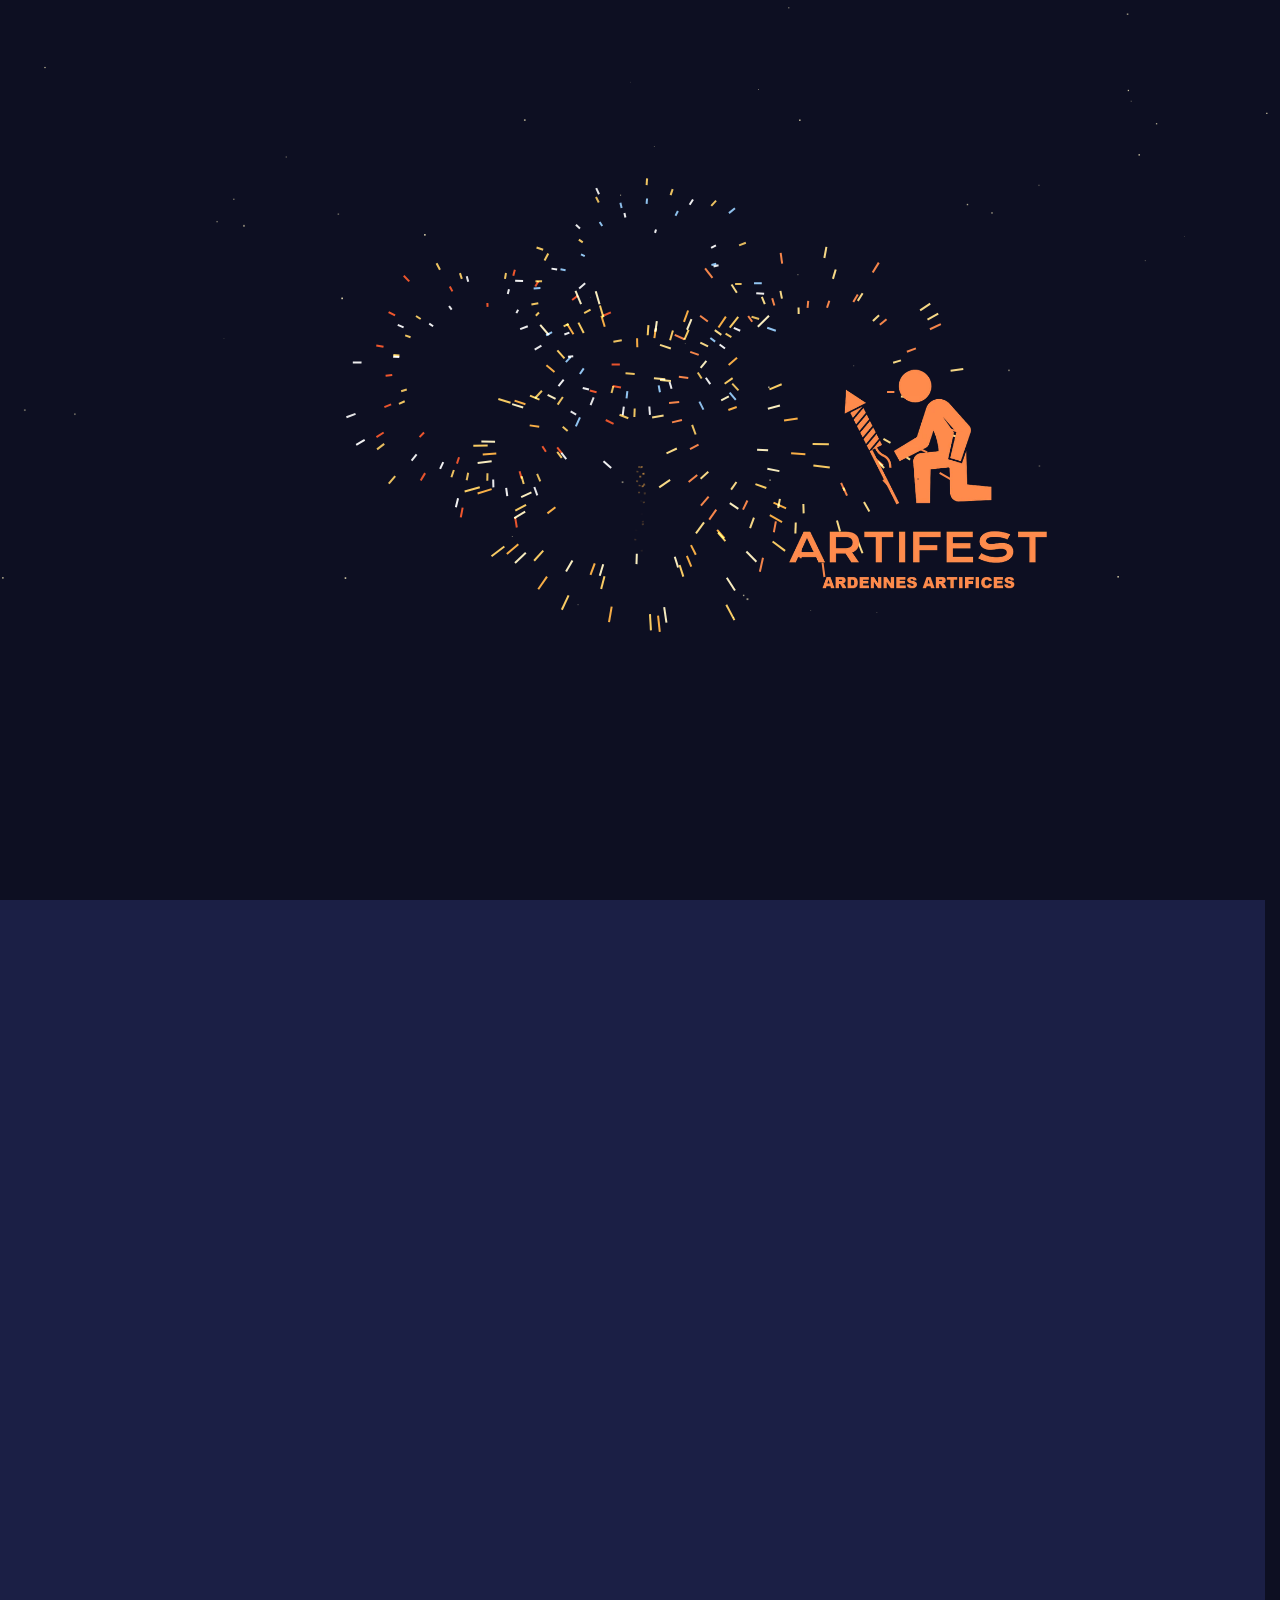
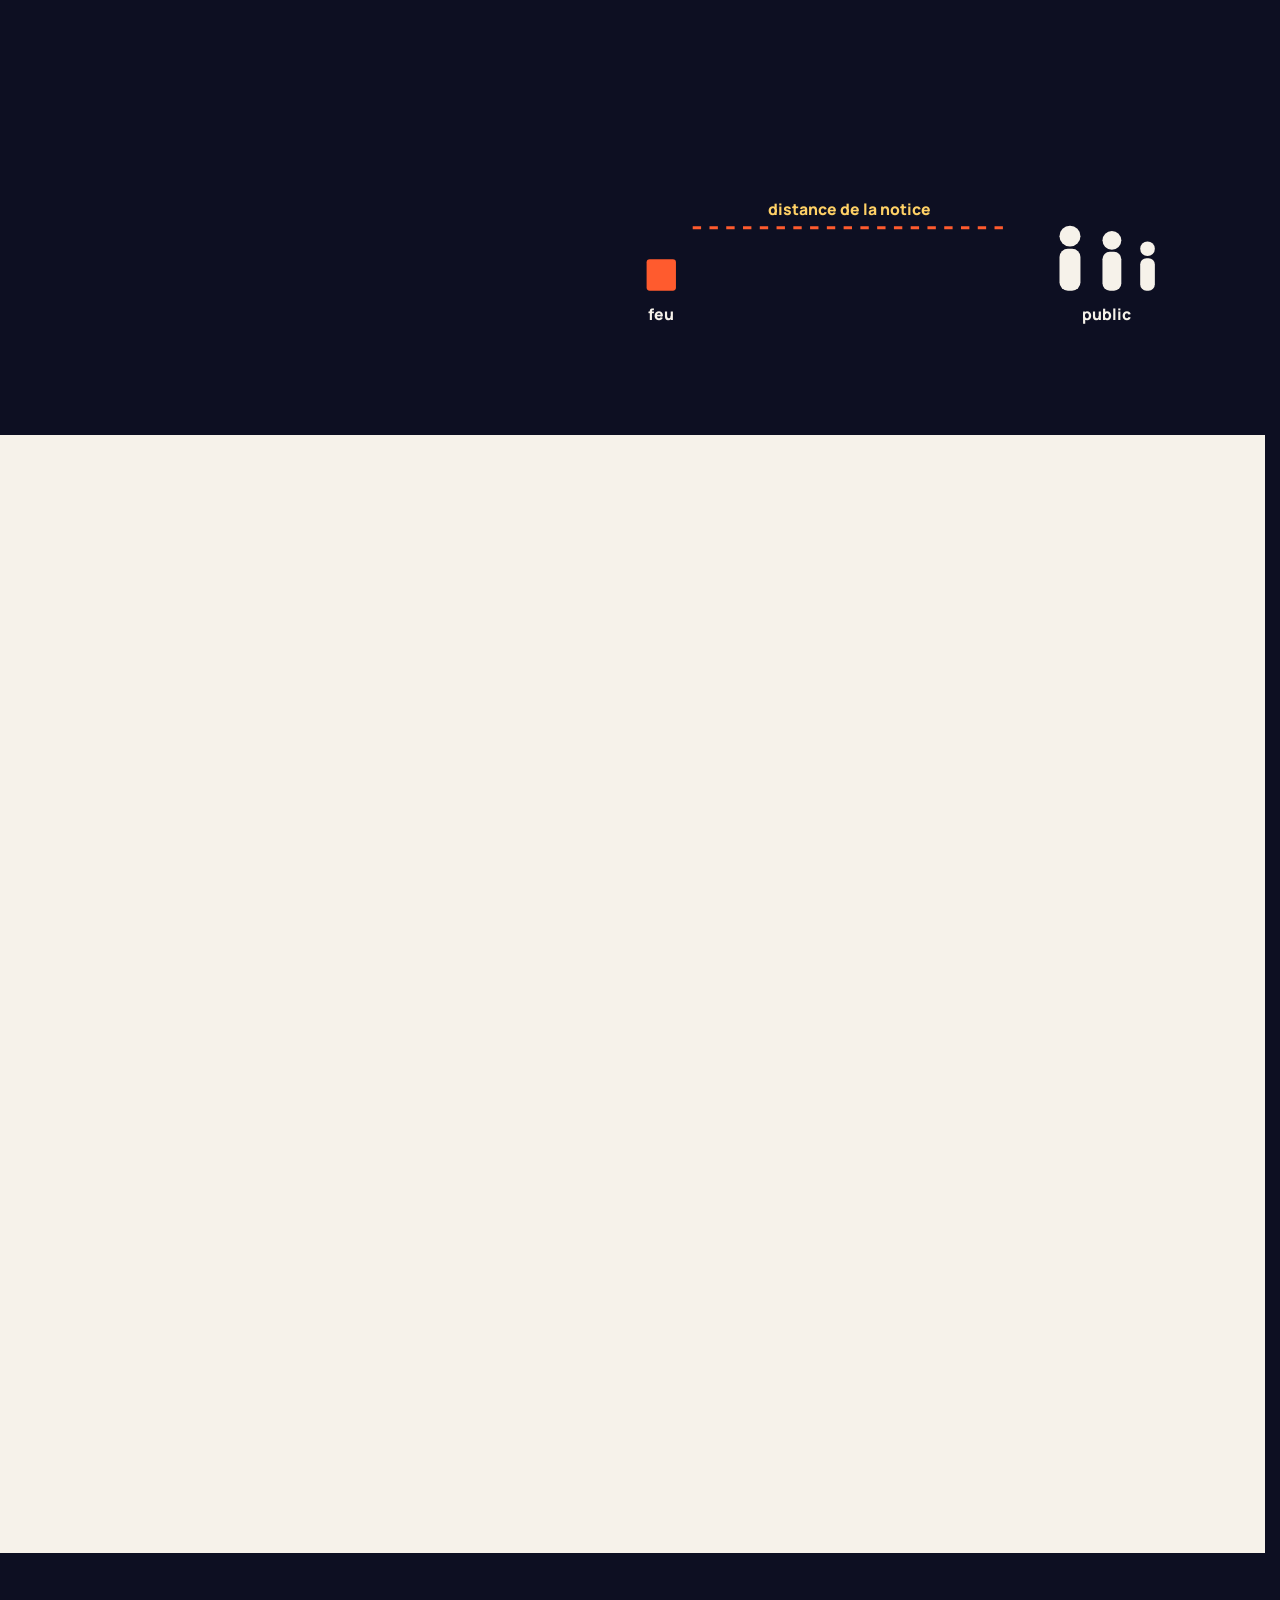
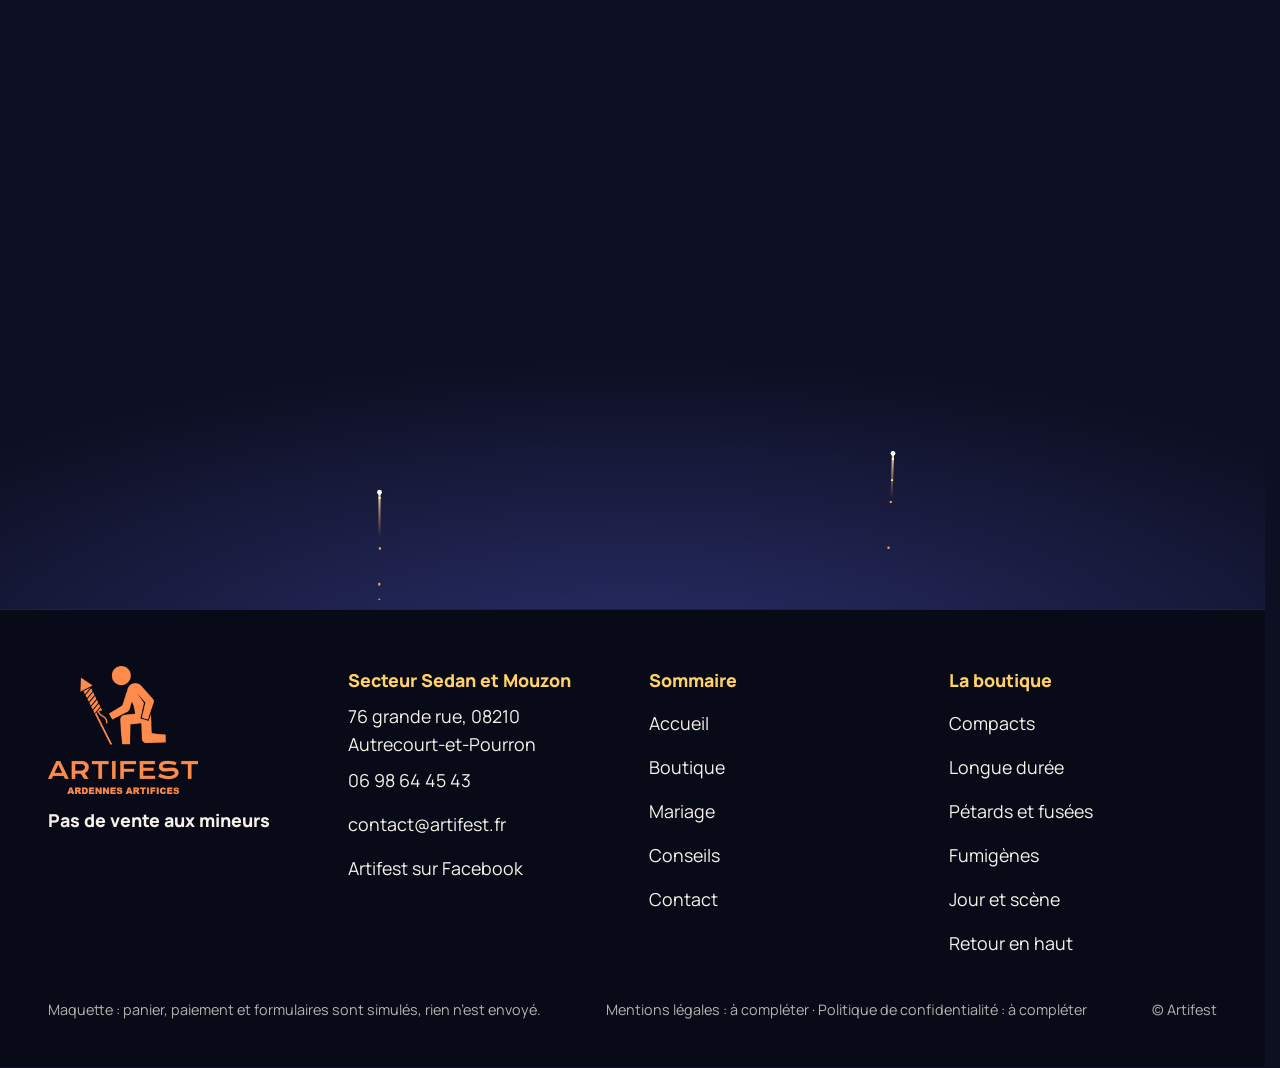
<file: conseils.html>
<!doctype html>
<html lang="fr" data-v="1">
<head>
<meta charset="utf-8">
<meta name="viewport" content="width=device-width, initial-scale=1, viewport-fit=cover">
<title>Conseils et sécurité : Artifest</title>
<meta name="description" content="Catégories F1 à F4, âges minimums, bons gestes avant et pendant le tir, commande, retrait et paiement.">
<meta name="robots" content="noindex, nofollow">
<link rel="canonical" href="https://artifest-maquette.vercel.app/conseils">
<style>:root{--fond:#0d0f22;--texte:#f6f2ea;--voile-fond:#0d0f22;--ouverture-fond:#0d0f22;--menu-fond:#0d0f22}:root { --entete-h: 72px; --barres-h: 0px; } html { background: var(--fond); color: var(--texte); scrollbar-gutter: stable; } body { margin: 0; background: var(--fond); } html.js:not(.secours):not([data-arrivee="retour"]) [data-anime] { opacity: 0; } html.js:not(.secours):not([data-arrivee="retour"]) [data-anime].vu { opacity: 1; } [data-voile] { position: fixed; inset: 0; z-index: 900; background: var(--voile-fond); transform: translateY(100%); visibility: hidden; pointer-events: none; } html[data-arrivee="voile"]:not(.voile-leve):not(.secours) [data-voile] { transform: none; visibility: visible; } html.secours [data-voile] { visibility: hidden !important; } .ouverture-panneau { position: fixed; inset: 0; z-index: 850; display: none; place-content: center; justify-items: center; background: var(--ouverture-fond, var(--voile-fond)); color: var(--fond); text-align: center; } html.js[data-arrivee="intro"]:not(.secours):not(.intro-finie) .ouverture-panneau { display: grid; } html.defilement-bloque, html.defilement-bloque body, html.js[data-arrivee="intro"]:not(.secours):not(.intro-finie), html.js[data-arrivee="intro"]:not(.secours):not(.intro-finie) body, html[data-arrivee="voile"]:not(.voile-leve):not(.secours), html[data-arrivee="voile"]:not(.voile-leve):not(.secours) body { overflow: hidden; } html.js[data-arrivee="intro"]:not(.secours):not(.intro-finie) { background-color: var(--ouverture-fond, var(--voile-fond)); } html[data-arrivee="voile"]:not(.voile-leve):not(.secours) { background-color: var(--voile-fond); }</style>
<script>(function () {
var d = document.documentElement, ss = null, ls = null;
try { ss = window.sessionStorage; ls = window.localStorage; } catch (e) {}
d.classList.add('js');
var nav = performance.getEntriesByType ? performance.getEntriesByType('navigation')[0] : null;
var type = nav ? nav.type : 'navigate';
var depart = null;
try { depart = JSON.parse(ss.getItem('socle:depart') || 'null'); ss.removeItem('socle:depart'); } catch (e) {}
if (depart && !(Date.now() - depart.t < 15000)) depart = null;
var mode = type === 'back_forward' ? 'retour' : type === 'reload' ? 'intro' : depart ? 'voile' : 'intro';
d.setAttribute('data-arrivee', mode);
if (mode === 'voile' && depart.couleur) d.style.setProperty('--voile-fond', depart.couleur);
if (type === 'reload' && 'scrollRestoration' in history) {
history.scrollRestoration = 'manual';
}
try {
var choisie = ls && ls.getItem('socle:langue');
var langue = (d.lang || '').slice(0, 2);
if (choisie && choisie !== langue && type === 'navigate' && !depart) {
var alt = document.querySelector('link[rel="alternate"][hreflang="' + choisie + '"]');
if (alt) location.replace(new URL(alt.href).pathname + location.search + location.hash);
}
} catch (e) {}
setTimeout(function () { if (!d.classList.contains('demarre')) d.classList.add('secours'); }, 2000);
})();</script>
<link rel="preload" href="/assets/fonts/unbounded-latin-800-normal.woff2" as="font" type="font/woff2" crossorigin>
<link rel="preload" href="/assets/fonts/manrope-latin-400-normal.woff2" as="font" type="font/woff2" crossorigin>
<link rel="stylesheet" href="/assets/css/socle.css?v=1">
<link rel="stylesheet" href="/assets/js/modules/panier-en-tiroir/module.css?v=1">
<link rel="stylesheet" href="/assets/js/modules/envol-vers-le-panier/module.css?v=1">
<link rel="stylesheet" href="/assets/css/site.css?v=1">
<link rel="modulepreload" href="/assets/js/site.js?v=1">
<link rel="modulepreload" href="/assets/js/socle/index.js?v=1">
<script src="/assets/vendor/gsap.min.js" defer></script>
<script src="/assets/vendor/ScrollTrigger.min.js" defer></script>
<script src="/assets/vendor/SplitText.min.js" defer></script>
<script type="module" src="/assets/js/site.js?v=1"></script>
<meta name="theme-color" content="#0d0f22">
<link rel="icon" href="/assets/images/favicon.png" type="image/png">
<link rel="apple-touch-icon" href="/assets/images/apple-touch-icon.png">
<meta property="og:type" content="website">
<meta property="og:site_name" content="Artifest">
<meta property="og:locale" content="fr_FR">
<meta property="og:title" content="Conseils et sécurité : Artifest">
<meta property="og:description" content="Catégories F1 à F4, âges minimums, bons gestes avant et pendant le tir, commande, retrait et paiement.">
<meta property="og:url" content="https://artifest-maquette.vercel.app/conseils">
<meta property="og:image" content="https://artifest-maquette.vercel.app/assets/partage/conseils-fr.jpg">
<meta property="og:image:width" content="1200">
<meta property="og:image:height" content="630">
<meta property="og:image:alt" content="Une fontaine d’étincelles dans un pré, une famille à bonne distance">
<meta name="twitter:card" content="summary_large_image">
<script type="application/ld+json">{"@context":"https://schema.org","@type":"Store","name":"Artifest","description":"Boutique de feux d'artifice pour particuliers dans les Ardennes, secteur Sedan et Mouzon.","url":"https://artifest-maquette.vercel.app/","telephone":"+33698644543","email":"contact@artifest.fr","address":{"@type":"PostalAddress","streetAddress":"76 grande rue","postalCode":"08210","addressLocality":"Autrecourt-et-Pourron","addressCountry":"FR"},"sameAs":["https://www.facebook.com/artifest08"],"paymentAccepted":"Carte bancaire, espèces","currenciesAccepted":"EUR"}</script>
</head>
<body id="haut">
<div data-voile data-forme="iris" aria-hidden="true"><div class="voile-contenu"><img src="/assets/images/picto-nuit.webp" alt="" width="60" height="55"><span data-voile-libelle>Conseils</span></div></div>
<div class="ouverture-panneau" data-ouverture aria-hidden="true">
  <canvas class="ouverture-ciel" data-audit-ignorer></canvas>
  <img class="ouverture-logo" src="/assets/images/logo-nuit.webp" alt="" width="180" height="153" data-ouverture-objet>
  <span class="ouverture-meche"></span>
</div>
<a class="evitement" href="#contenu">Aller au contenu</a>
<header data-entete>
  <div class="entete-rangee">
    <a class="entete-logo" href="/" aria-label="Artifest, Accueil" data-libelle="Accueil">
      <img src="/assets/images/picto-nuit.webp" alt="" width="40" height="37"><span class="entete-nom">Artifest</span>
    </a>
    <nav data-nav aria-label="Navigation principale">
      <ul><li><a href="/boutique" data-libelle="Boutique">Boutique</a></li><li><a href="/mariage" data-libelle="Mariage">Mariage</a></li><li><a href="/conseils" data-libelle="Conseils" aria-current="page">Conseils</a></li><li><a href="/contact" data-libelle="Contact">Contact</a></li></ul>
    </nav>
    <div class="entete-actions">
      <a class="entete-recherche" href="/boutique?focus=recherche#catalogue" data-libelle="Boutique" aria-label="Rechercher un article"><svg viewBox="0 0 24 24" aria-hidden="true"><circle cx="10.5" cy="10.5" r="6.5"/><path d="m15.5 15.5 5 5"/></svg></a>
      <a class="bouton entete-panier" href="/contact?sujet=commande" data-panier-ouvrir data-envol-cible data-sans-transition data-effet="fusee-panier"><svg viewBox="0 0 24 24" aria-hidden="true"><path d="M5 8h14l-1.4 11.2a2 2 0 0 1-2 1.8H8.4a2 2 0 0 1-2-1.8L5 8Z"/><path d="M9 8V6a3 3 0 0 1 6 0v2"/></svg><span class="entete-panier-mot">Panier</span><span class="pet-compte" data-panier-compte>0</span><span class="etincelle" aria-hidden="true"></span></a>
      <button type="button" data-menu-bouton aria-controls="menu" aria-expanded="false" data-libelle-ouvrir="Menu" data-libelle-fermer="Fermer"><span data-libelle-bouton>Menu</span></button>
      <a class="menu-sansjs" href="#menu" data-menu-lien>Menu</a>
    </div>
  </div>
</header>
<script>/* Avant le premier affichage : rangées de la navigation (même règle que ajusterNav dans assets/js/socle/entete.js)
   et hauteur réelle de l'en-tête, pour que rien ne saute quand le JavaScript du site prend la main. */
(function () {
  var h = document.documentElement, u = document.querySelector('[data-nav] ul'), e = document.querySelector('[data-entete]');
  if (u) {
    var deborde = function () { return u.scrollWidth > u.clientWidth + 1; }, c = deborde();
    if (c && window.matchMedia('(min-width: 900px)').matches) {
      h.classList.add('nav-deux-rangees'); c = deborde();
      if (c) { h.classList.add('nav-deux-lignes'); var a = u.querySelector('a'); c = !a || u.getBoundingClientRect().height > a.getBoundingClientRect().height * 2.5; }
      if (c) h.classList.remove('nav-deux-rangees', 'nav-deux-lignes');
    }
    if (c) h.classList.add('nav-compacte');
  }
  if (e) h.style.setProperty('--entete-h', Math.round(e.getBoundingClientRect().height) + 'px');
})();</script>
<span id="menu-ferme" aria-hidden="true"></span>
<div id="menu" data-menu role="dialog" aria-modal="true" aria-label="Menu">
  <p class="menu-sansjs-fermer"><a href="#menu-ferme">Fermer</a></p>
  <ul><li style="--i:0"><a href="/" class="menu-lien" data-libelle="Accueil">Accueil</a></li><li style="--i:1"><a href="/boutique" class="menu-lien" data-libelle="Boutique">Boutique</a></li><li style="--i:2"><a href="/mariage" class="menu-lien" data-libelle="Mariage">Mariage</a></li><li style="--i:3"><a href="/conseils" class="menu-lien" data-libelle="Conseils" aria-current="page">Conseils</a></li><li style="--i:4"><a href="/contact" class="menu-lien" data-libelle="Contact">Contact</a></li></ul>
  <p><a class="bouton" href="tel:+33698644543">Appeler 06 98 64 45 43</a></p>
  <p class="menu-majeurs">Pas de vente aux mineurs</p>
</div>
<main id="contenu" tabindex="-1">
<section class="conseils-ouverture nuit" id="debut" data-ouverture-page>
  <div class="conseils-ouverture-texte">
    <h1 class="conseils-titre"><span data-anime="gsap" class="bloc-ligne">Tirer en toute</span> <span data-anime="gsap" class="bloc-ligne or">sécurité</span></h1>
    <p class="masque-ecran-bas" data-anime="gsap">Ce que dit la réglementation, et les bons gestes avant, pendant et après le tir.</p>
    <p data-anime="gsap"><a class="bouton" href="#categories" data-action-principale data-survol="magnetique">Les catégories</a></p>
    <p class="conseils-info" data-info-cle data-anime="gsap"><span class="pastille-majeurs">18+</span> Rappel : pas de vente aux mineurs</p>
  </div>
  <figure class="media conseils-ouverture-media" data-grok data-fx="zoom" data-fx-force="10" data-iris-centre style="--cadrage:60% 55%">
  <picture><source media="(max-width: 760px) and (orientation: portrait)" srcset="/assets/images/grok/conseils-ouverture-mobile-640.webp 640w" sizes="(max-width: 900px) 100vw, 55vw">
    <img src="/assets/images/grok/conseils-ouverture-1280.webp" srcset="/assets/images/grok/conseils-ouverture-640.webp 640w, /assets/images/grok/conseils-ouverture-1280.webp 1280w, /assets/images/grok/conseils-ouverture-1920.webp 1920w" sizes="(max-width: 900px) 100vw, 55vw" alt="Une fontaine d’étincelles dans un pré, une famille à bonne distance" width="1280" height="720" fetchpriority="high" loading="eager" decoding="async">
  </picture><figcaption class="mention-ia">Illustration générée</figcaption>
</figure>
</section>
<section class="categories-page nuit2" id="categories">
  <div class="conteneur">
    <p class="surtitre" data-anime>Les catégories</p>
    <h2 class="titre-section" data-anime="lignes">Quatre catégories, quatre âges</h2>
    <ul class="categories-grandes" data-anime="cascade">
      <li class="cat cat--1"><span class="cat-code">F1</span><span class="cat-age"><span data-compteur="12">12</span> ans</span><p>Danger très faible, bruit négligeable : pétards, petites fontaines. Dès 12 ans.</p></li><li class="cat cat--2"><span class="cat-code">F2</span><span class="cat-age"><span data-compteur="18">18</span> ans</span><p>Danger faible, à tirer dehors dans un espace confiné. Dès 18 ans.</p></li><li class="cat cat--3"><span class="cat-code">F3</span><span class="cat-age"><span data-compteur="18">18</span> ans</span><p>Danger moyen, à tirer dehors dans un grand espace dégagé. Dès 18 ans.</p></li><li class="cat cat--4"><span class="cat-code">F4</span><span class="cat-age">pros</span><p>Danger élevé : réservé aux personnes ayant des connaissances particulières.</p></li>
    </ul>
    <p class="note" data-anime>Les articles de scène et les fumigènes portent une catégorie T1 ou P1, indiquée sur l’emballage. Âges et catégories : fiche de la DGCCRF, economie.gouv.fr.</p>
  </div>
</section>
<section class="schema nuit" id="distances">
  <div class="conteneur schema-grille">
    <h2 class="titre-section titre-moyen" data-anime="lignes">Distances de sécurité : celles de la notice de chaque article</h2>
    <svg class="schema-svg" viewBox="0 0 640 220" role="img" aria-label="Distances de sécurité : celles de la notice de chaque article" data-fx="trace">
      <path d="M40 180 H600" fill="none" stroke="rgba(246,242,234,.35)" stroke-width="2" data-fx-trait/>
      <path d="M110 150 L110 60 M110 60 l-22 -26 M110 60 l22 -26 M110 60 l0 -34 M110 60 l-30 6 M110 60 l30 6" fill="none" stroke="#ffd166" stroke-width="3" stroke-linecap="round" data-fx-trait/>
      <rect x="96" y="150" width="28" height="30" rx="3" fill="#ff5b2e"/>
      <path d="M140 120 H440" fill="none" stroke="#ff5b2e" stroke-width="3" stroke-dasharray="8 8" data-fx-trait/>
      <path d="M440 110 l12 10 l-12 10" fill="none" stroke="#ff5b2e" stroke-width="3" data-fx-trait/>
      <g fill="#f6f2ea"><circle cx="500" cy="128" r="10"/><rect x="490" y="140" width="20" height="40" rx="8"/><circle cx="540" cy="132" r="9"/><rect x="531" y="143" width="18" height="37" rx="7"/><circle cx="574" cy="140" r="7"/><rect x="567" y="149" width="14" height="31" rx="6"/></g>
      <text x="110" y="208" text-anchor="middle" fill="#f6f2ea" font-size="15" font-weight="700">feu</text>
      <text x="290" y="108" text-anchor="middle" fill="#ffd166" font-size="15" font-weight="700">distance de la notice</text>
      <text x="535" y="208" text-anchor="middle" fill="#f6f2ea" font-size="15" font-weight="700">public</text>
    </svg>
  </div>
</section>
<section class="gestes jour" id="gestes">
  <div class="conteneur">
    <p class="surtitre" data-anime>Les bons gestes</p>
    <h2 class="titre-section" data-anime="lignes">Avant, pendant, après</h2>
    <ol class="gestes-liste" data-anime="cascade">
      <li><span class="geste-num" aria-hidden="true">1</span><h3>Avant</h3><p>Lisez l’étiquette : catégorie, âge, notice, distance de sécurité, usage intérieur ou extérieur. Vérifiez les arrêtés de votre commune et de la préfecture.</p></li><li><span class="geste-num" aria-hidden="true">2</span><h3>Pendant</h3><p>Posez le feu sur un sol plat et stable, loin des habitations et des arbres. Allumez à bout de bras, puis éloignez-vous.</p></li><li><span class="geste-num" aria-hidden="true">3</span><h3>Après</h3><p>Ne vous approchez jamais d’un feu qui n’est pas parti : attendez, puis noyez-le dans un seau d’eau.</p></li>
    </ol>
  </div>
</section>
<section class="faq-page jour bloc--suite" id="questions">
  <div class="conteneur faq-grille">
    <div>
      <p class="surtitre" data-anime>Commande et retrait</p>
      <h2 class="titre-section" data-anime="lignes">Vos questions</h2>
      <figure class="media faq-media" data-anime="rideau" style="--cadrage:50% 50%;aspect-ratio:16 / 9">
  <picture>
    <img src="/assets/images/torche-rouge-640.webp" srcset="/assets/images/torche-rouge-480.webp 480w, /assets/images/torche-rouge-640.webp 640w" sizes="(max-width: 900px) 100vw, 30vw" alt="Torche à main rouge allumée dans la nuit" width="640" height="360" loading="lazy" decoding="async">
  </picture>
</figure>
    </div>
    <div class="faq-liste">
      <details class="faq-item" data-anime><summary>Où retirer ma commande ?</summary><p>Au 76 grande rue, à Autrecourt-et-Pourron (secteur Sedan et Mouzon). Un e-mail vous prévient quand la commande est prête, et le retrait se fait au moment convenu ensemble.</p></details><details class="faq-item" data-anime><summary>Pouvez-vous livrer ?</summary><p>Oui, à l’adresse que vous indiquez, si c’est convenu avec Artifest. Le délai moyen est de 24 h pour les articles en stock.</p></details><details class="faq-item" data-anime><summary>Comment payer ?</summary><p>Par carte bancaire avec SumUp, ou sur place au retrait : carte (si le réseau mobile passe) ou espèces. Les prix sont en euros TTC.</p></details><details class="faq-item" data-anime><summary>Puis-je échanger un article ?</summary><p>Oui, sous 14 jours après réception, s’il n’a pas été utilisé et revient dans son emballage d’origine.</p></details><details class="faq-item" data-anime><summary>Faut-il être majeur ?</summary><p>Oui : Artifest ne vend pas aux mineurs. La loi autorise les F1 dès 12 ans, mais les F2 et F3 seulement dès 18 ans.</p></details>
    </div>
  </div>
</section>
<section class="appel nuit" id="appel">
  <canvas class="ciel ciel--appel" data-ciel="appel" data-effet="bouquet" aria-hidden="true" data-audit-ignorer></canvas>
  <div class="conteneur appel-corps">
    <h2 class="appel-titre" data-anime="lignes">Un doute avant de tirer ?</h2>
    <p data-anime>Demandez : on vous dit quel feu convient à votre terrain et à votre public.</p>
    <p class="appel-actions" data-anime>
      <a href="/contact?sujet=conseil#formulaire" class="bouton" data-libelle="Contact">Écrire un e-mail</a>
      <a class="bouton bouton--contour" href="tel:+33698644543" data-survol="magnetique">Appeler 06 98 64 45 43</a>
      <a class="lien-fleche" href="mailto:contact@artifest.fr">contact@artifest.fr</a>
    </p>
  </div>
</section>
</main>
<footer class="pied" id="pied">
  <div class="conteneur pied-grille">
    <div class="pied-marque">
      <img src="/assets/images/logo-nuit.webp" alt="Artifest, Ardennes artifices" width="160" height="136" loading="lazy">
      <p class="pied-majeurs">Pas de vente aux mineurs</p>
    </div>
    <div>
      <p class="pied-titre">Secteur Sedan et Mouzon</p>
      <p>76 grande rue, 08210 Autrecourt-et-Pourron<br><a href="tel:+33698644543">06 98 64 45 43</a><br><a href="mailto:contact@artifest.fr">contact@artifest.fr</a><br><a href="https://www.facebook.com/artifest08" target="_blank" rel="noopener">Artifest sur Facebook</a></p>
    </div>
    <nav aria-label="Sommaire">
      <p class="pied-titre">Sommaire</p>
      <ul><li><a href="/" data-libelle="Accueil">Accueil</a></li><li><a href="/boutique" data-libelle="Boutique">Boutique</a></li><li><a href="/mariage" data-libelle="Mariage">Mariage</a></li><li><a href="/conseils" data-libelle="Conseils" aria-current="page">Conseils</a></li><li><a href="/contact" data-libelle="Contact">Contact</a></li></ul>
    </nav>
    <div>
      <p class="pied-titre">La boutique</p>
      <ul><li><a href="/boutique?rayon=compacts#catalogue" data-libelle="Boutique">Compacts</a></li><li><a href="/boutique?rayon=longue-duree#catalogue" data-libelle="Boutique">Longue durée</a></li><li><a href="/boutique?rayon=petards#catalogue" data-libelle="Boutique">Pétards et fusées</a></li><li><a href="/boutique?rayon=fumigenes#catalogue" data-libelle="Boutique">Fumigènes</a></li><li><a href="/boutique?rayon=jour-scene#catalogue" data-libelle="Boutique">Jour et scène</a></li>
        <li><a href="#haut" data-sans-transition>Retour en haut</a></li>
      </ul>
    </div>
  </div>
  <div class="conteneur pied-bas"><p>Maquette : panier, paiement et formulaires sont simulés, rien n’est envoyé.</p><p>Mentions légales : à compléter · Politique de confidentialité : à compléter</p><p>© Artifest</p></div>
</footer>
<div data-barre-fixe>
  <a class="bouton bouton--contour" href="tel:+33698644543">Appeler</a>
  <a class="bouton" href="/contact?sujet=commande" data-panier-ouvrir data-sans-transition>Panier <span class="pet-compte" data-panier-compte>0</span></a>
</div>
<div data-module="panier-en-tiroir" data-panier-tiroir data-recouvrement><script type="application/json" data-panier-reglages>{"devise":"EUR","seuil_livraison":0,"frais_livraison":0,"tva":null,"cle":"artifest-panier","prefixe":"ART","envol":"auto","retrait":{"adresse":"76 grande rue, 08210 Autrecourt-et-Pourron","horaires":"Au moment convenu par e-mail, quand la commande est prête"}}</script></div>
</body>
</html>
</file>
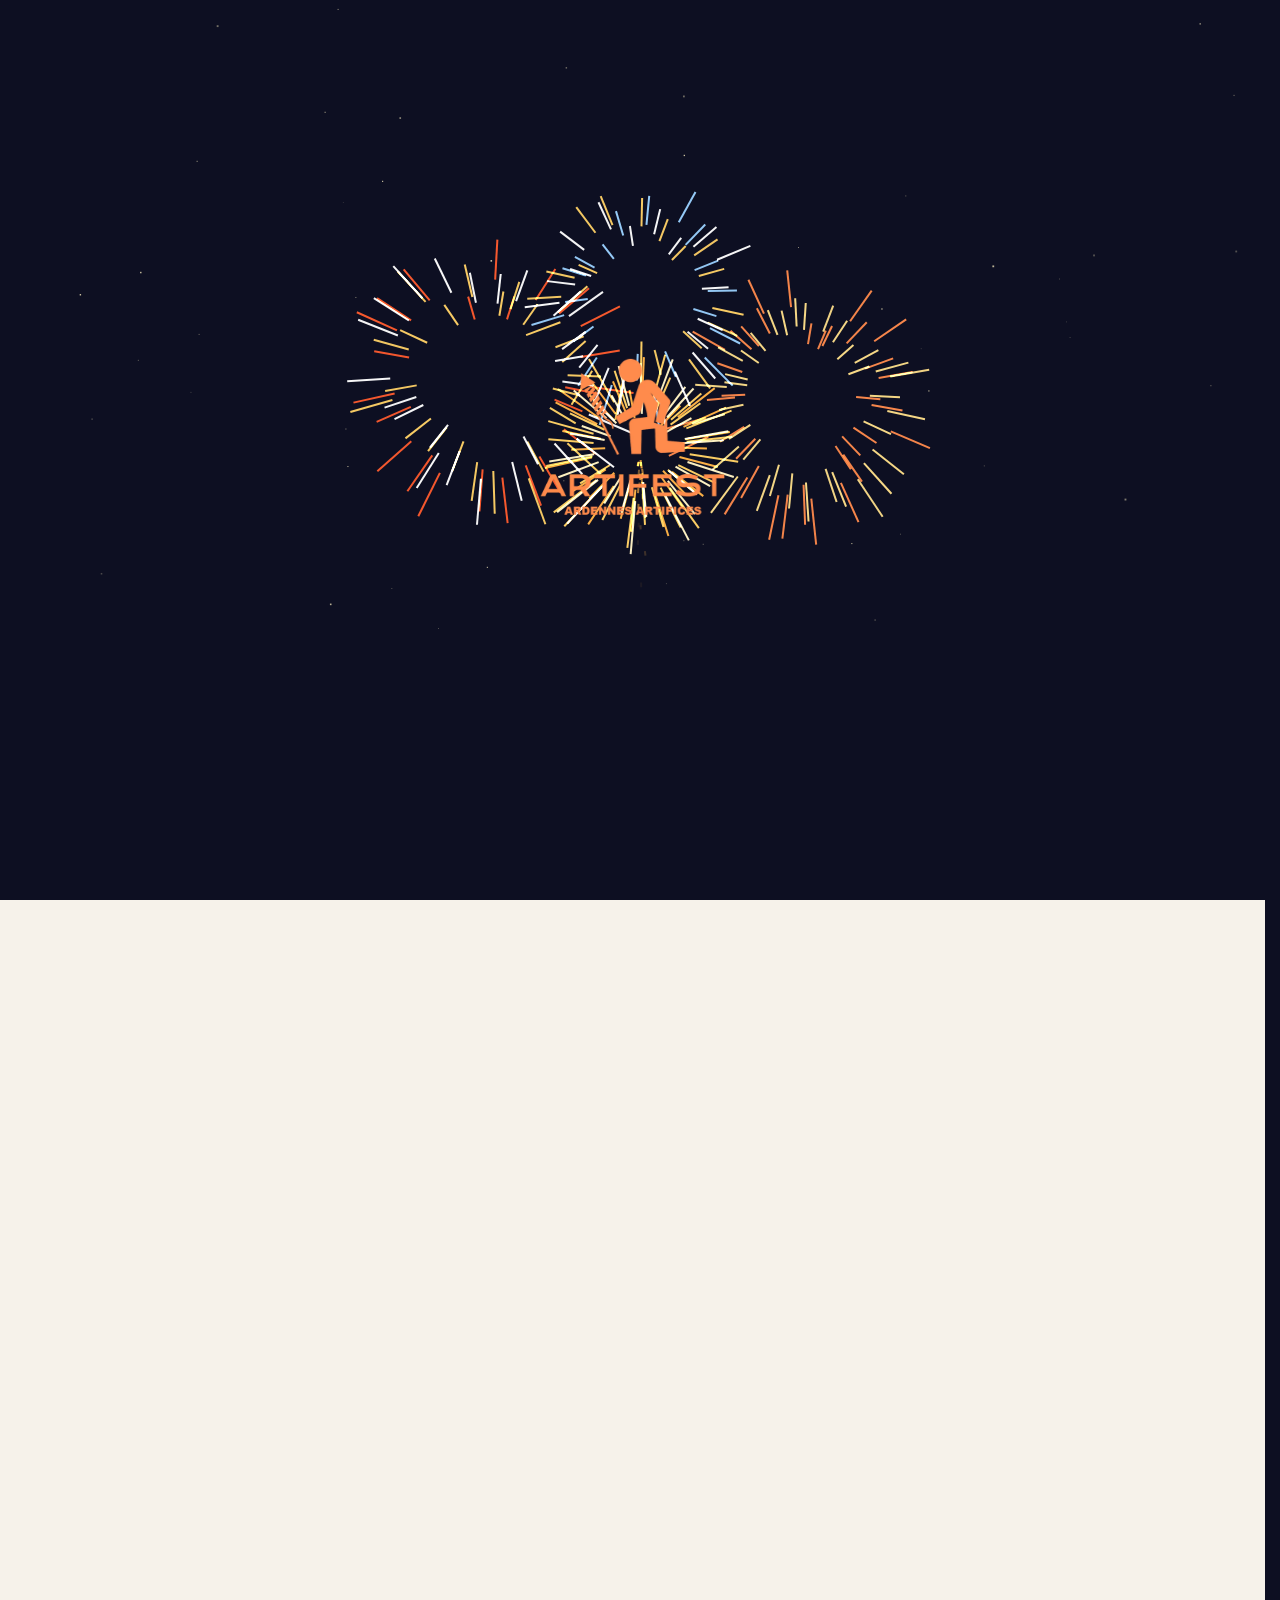
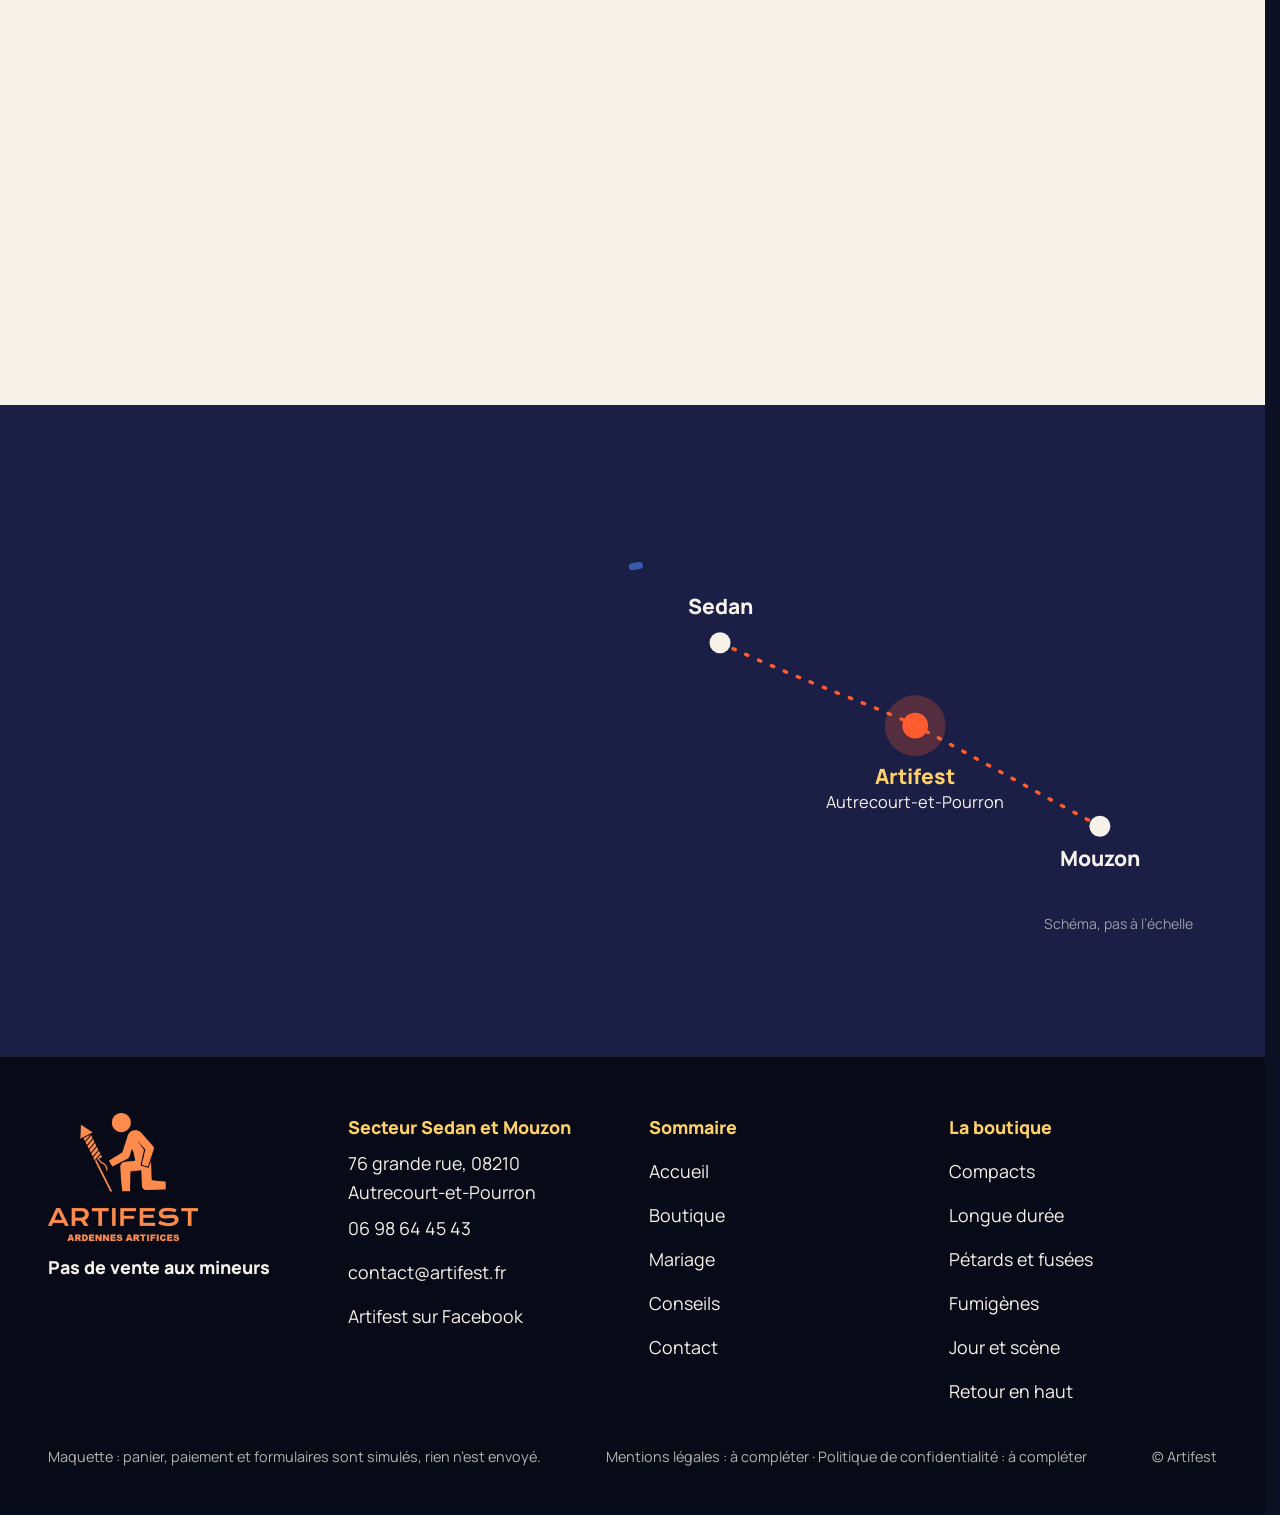
<file: contact.html>
<!doctype html>
<html lang="fr" data-v="1">
<head>
<meta charset="utf-8">
<meta name="viewport" content="width=device-width, initial-scale=1, viewport-fit=cover">
<title>Contact et retrait : Artifest</title>
<meta name="description" content="06 98 64 45 43, contact@artifest.fr, 76 grande rue à Autrecourt-et-Pourron, secteur Sedan et Mouzon.">
<meta name="robots" content="noindex, nofollow">
<link rel="canonical" href="https://artifest-maquette.vercel.app/contact">
<style>:root{--fond:#0d0f22;--texte:#f6f2ea;--voile-fond:#0d0f22;--ouverture-fond:#0d0f22;--menu-fond:#0d0f22}:root { --entete-h: 72px; --barres-h: 0px; } html { background: var(--fond); color: var(--texte); scrollbar-gutter: stable; } body { margin: 0; background: var(--fond); } html.js:not(.secours):not([data-arrivee="retour"]) [data-anime] { opacity: 0; } html.js:not(.secours):not([data-arrivee="retour"]) [data-anime].vu { opacity: 1; } [data-voile] { position: fixed; inset: 0; z-index: 900; background: var(--voile-fond); transform: translateY(100%); visibility: hidden; pointer-events: none; } html[data-arrivee="voile"]:not(.voile-leve):not(.secours) [data-voile] { transform: none; visibility: visible; } html.secours [data-voile] { visibility: hidden !important; } .ouverture-panneau { position: fixed; inset: 0; z-index: 850; display: none; place-content: center; justify-items: center; background: var(--ouverture-fond, var(--voile-fond)); color: var(--fond); text-align: center; } html.js[data-arrivee="intro"]:not(.secours):not(.intro-finie) .ouverture-panneau { display: grid; } html.defilement-bloque, html.defilement-bloque body, html.js[data-arrivee="intro"]:not(.secours):not(.intro-finie), html.js[data-arrivee="intro"]:not(.secours):not(.intro-finie) body, html[data-arrivee="voile"]:not(.voile-leve):not(.secours), html[data-arrivee="voile"]:not(.voile-leve):not(.secours) body { overflow: hidden; } html.js[data-arrivee="intro"]:not(.secours):not(.intro-finie) { background-color: var(--ouverture-fond, var(--voile-fond)); } html[data-arrivee="voile"]:not(.voile-leve):not(.secours) { background-color: var(--voile-fond); }</style>
<script>(function () {
var d = document.documentElement, ss = null, ls = null;
try { ss = window.sessionStorage; ls = window.localStorage; } catch (e) {}
d.classList.add('js');
var nav = performance.getEntriesByType ? performance.getEntriesByType('navigation')[0] : null;
var type = nav ? nav.type : 'navigate';
var depart = null;
try { depart = JSON.parse(ss.getItem('socle:depart') || 'null'); ss.removeItem('socle:depart'); } catch (e) {}
if (depart && !(Date.now() - depart.t < 15000)) depart = null;
var mode = type === 'back_forward' ? 'retour' : type === 'reload' ? 'intro' : depart ? 'voile' : 'intro';
d.setAttribute('data-arrivee', mode);
if (mode === 'voile' && depart.couleur) d.style.setProperty('--voile-fond', depart.couleur);
if (type === 'reload' && 'scrollRestoration' in history) {
history.scrollRestoration = 'manual';
}
try {
var choisie = ls && ls.getItem('socle:langue');
var langue = (d.lang || '').slice(0, 2);
if (choisie && choisie !== langue && type === 'navigate' && !depart) {
var alt = document.querySelector('link[rel="alternate"][hreflang="' + choisie + '"]');
if (alt) location.replace(new URL(alt.href).pathname + location.search + location.hash);
}
} catch (e) {}
setTimeout(function () { if (!d.classList.contains('demarre')) d.classList.add('secours'); }, 2000);
})();</script>
<link rel="preload" href="/assets/fonts/unbounded-latin-800-normal.woff2" as="font" type="font/woff2" crossorigin>
<link rel="preload" href="/assets/fonts/manrope-latin-400-normal.woff2" as="font" type="font/woff2" crossorigin>
<link rel="stylesheet" href="/assets/css/socle.css?v=1">
<link rel="stylesheet" href="/assets/js/modules/panier-en-tiroir/module.css?v=1">
<link rel="stylesheet" href="/assets/js/modules/envol-vers-le-panier/module.css?v=1">
<link rel="stylesheet" href="/assets/css/site.css?v=1">
<link rel="modulepreload" href="/assets/js/site.js?v=1">
<link rel="modulepreload" href="/assets/js/socle/index.js?v=1">
<script src="/assets/vendor/gsap.min.js" defer></script>
<script src="/assets/vendor/ScrollTrigger.min.js" defer></script>
<script src="/assets/vendor/SplitText.min.js" defer></script>
<script type="module" src="/assets/js/site.js?v=1"></script>
<meta name="theme-color" content="#0d0f22">
<link rel="icon" href="/assets/images/favicon.png" type="image/png">
<link rel="apple-touch-icon" href="/assets/images/apple-touch-icon.png">
<meta property="og:type" content="website">
<meta property="og:site_name" content="Artifest">
<meta property="og:locale" content="fr_FR">
<meta property="og:title" content="Contact et retrait : Artifest">
<meta property="og:description" content="06 98 64 45 43, contact@artifest.fr, 76 grande rue à Autrecourt-et-Pourron, secteur Sedan et Mouzon.">
<meta property="og:url" content="https://artifest-maquette.vercel.app/contact">
<meta property="og:image" content="https://artifest-maquette.vercel.app/assets/partage/contact-fr.jpg">
<meta property="og:image:width" content="1200">
<meta property="og:image:height" content="630">
<meta property="og:image:alt" content="Toits d’un village au bord d’une rivière sous un feu d’artifice">
<meta name="twitter:card" content="summary_large_image">
<script type="application/ld+json">{"@context":"https://schema.org","@type":"Store","name":"Artifest","description":"Boutique de feux d'artifice pour particuliers dans les Ardennes, secteur Sedan et Mouzon.","url":"https://artifest-maquette.vercel.app/","telephone":"+33698644543","email":"contact@artifest.fr","address":{"@type":"PostalAddress","streetAddress":"76 grande rue","postalCode":"08210","addressLocality":"Autrecourt-et-Pourron","addressCountry":"FR"},"sameAs":["https://www.facebook.com/artifest08"],"paymentAccepted":"Carte bancaire, espèces","currenciesAccepted":"EUR"}</script>
</head>
<body id="haut">
<div data-voile data-forme="iris" aria-hidden="true"><div class="voile-contenu"><img src="/assets/images/picto-nuit.webp" alt="" width="60" height="55"><span data-voile-libelle>Contact</span></div></div>
<div class="ouverture-panneau" data-ouverture aria-hidden="true">
  <canvas class="ouverture-ciel" data-audit-ignorer></canvas>
  <img class="ouverture-logo" src="/assets/images/logo-nuit.webp" alt="" width="180" height="153" data-ouverture-objet>
  <span class="ouverture-meche"></span>
</div>
<a class="evitement" href="#contenu">Aller au contenu</a>
<header data-entete>
  <div class="entete-rangee">
    <a class="entete-logo" href="/" aria-label="Artifest, Accueil" data-libelle="Accueil">
      <img src="/assets/images/picto-nuit.webp" alt="" width="40" height="37"><span class="entete-nom">Artifest</span>
    </a>
    <nav data-nav aria-label="Navigation principale">
      <ul><li><a href="/boutique" data-libelle="Boutique">Boutique</a></li><li><a href="/mariage" data-libelle="Mariage">Mariage</a></li><li><a href="/conseils" data-libelle="Conseils">Conseils</a></li><li><a href="/contact" data-libelle="Contact" aria-current="page">Contact</a></li></ul>
    </nav>
    <div class="entete-actions">
      <a class="entete-recherche" href="/boutique?focus=recherche#catalogue" data-libelle="Boutique" aria-label="Rechercher un article"><svg viewBox="0 0 24 24" aria-hidden="true"><circle cx="10.5" cy="10.5" r="6.5"/><path d="m15.5 15.5 5 5"/></svg></a>
      <a class="bouton entete-panier" href="/contact?sujet=commande" data-panier-ouvrir data-envol-cible data-sans-transition data-effet="fusee-panier"><svg viewBox="0 0 24 24" aria-hidden="true"><path d="M5 8h14l-1.4 11.2a2 2 0 0 1-2 1.8H8.4a2 2 0 0 1-2-1.8L5 8Z"/><path d="M9 8V6a3 3 0 0 1 6 0v2"/></svg><span class="entete-panier-mot">Panier</span><span class="pet-compte" data-panier-compte>0</span><span class="etincelle" aria-hidden="true"></span></a>
      <button type="button" data-menu-bouton aria-controls="menu" aria-expanded="false" data-libelle-ouvrir="Menu" data-libelle-fermer="Fermer"><span data-libelle-bouton>Menu</span></button>
      <a class="menu-sansjs" href="#menu" data-menu-lien>Menu</a>
    </div>
  </div>
</header>
<script>/* Avant le premier affichage : rangées de la navigation (même règle que ajusterNav dans assets/js/socle/entete.js)
   et hauteur réelle de l'en-tête, pour que rien ne saute quand le JavaScript du site prend la main. */
(function () {
  var h = document.documentElement, u = document.querySelector('[data-nav] ul'), e = document.querySelector('[data-entete]');
  if (u) {
    var deborde = function () { return u.scrollWidth > u.clientWidth + 1; }, c = deborde();
    if (c && window.matchMedia('(min-width: 900px)').matches) {
      h.classList.add('nav-deux-rangees'); c = deborde();
      if (c) { h.classList.add('nav-deux-lignes'); var a = u.querySelector('a'); c = !a || u.getBoundingClientRect().height > a.getBoundingClientRect().height * 2.5; }
      if (c) h.classList.remove('nav-deux-rangees', 'nav-deux-lignes');
    }
    if (c) h.classList.add('nav-compacte');
  }
  if (e) h.style.setProperty('--entete-h', Math.round(e.getBoundingClientRect().height) + 'px');
})();</script>
<span id="menu-ferme" aria-hidden="true"></span>
<div id="menu" data-menu role="dialog" aria-modal="true" aria-label="Menu">
  <p class="menu-sansjs-fermer"><a href="#menu-ferme">Fermer</a></p>
  <ul><li style="--i:0"><a href="/" class="menu-lien" data-libelle="Accueil">Accueil</a></li><li style="--i:1"><a href="/boutique" class="menu-lien" data-libelle="Boutique">Boutique</a></li><li style="--i:2"><a href="/mariage" class="menu-lien" data-libelle="Mariage">Mariage</a></li><li style="--i:3"><a href="/conseils" class="menu-lien" data-libelle="Conseils">Conseils</a></li><li style="--i:4"><a href="/contact" class="menu-lien" data-libelle="Contact" aria-current="page">Contact</a></li></ul>
  <p><a class="bouton" href="tel:+33698644543">Appeler 06 98 64 45 43</a></p>
  <p class="menu-majeurs">Pas de vente aux mineurs</p>
</div>
<main id="contenu" tabindex="-1">
<section class="contact-ouverture nuit" id="debut" data-ouverture-page>
  <figure class="media contact-ouverture-media" data-grok data-fx="parallaxe" data-fx-force="10" style="--cadrage:70% 45%">
  <picture><source media="(max-width: 760px) and (orientation: portrait)" srcset="/assets/images/grok/contact-ouverture-mobile-640.webp 640w" sizes="100vw">
    <img src="/assets/images/grok/contact-ouverture-1280.webp" srcset="/assets/images/grok/contact-ouverture-640.webp 640w, /assets/images/grok/contact-ouverture-1280.webp 1280w, /assets/images/grok/contact-ouverture-1920.webp 1920w" sizes="100vw" alt="Toits d’un village au bord d’une rivière sous un feu d’artifice" width="1280" height="720" fetchpriority="high" loading="eager" decoding="async">
  </picture><figcaption class="mention-ia">Illustration générée</figcaption>
</figure>
  <div class="conteneur contact-ouverture-corps">
    <h1 class="contact-titre" data-anime="gsap">Une question, une commande ?</h1>
    <p class="contact-numero" data-anime="gsap" data-iris-centre><a href="tel:+33698644543">06 98 64 45 43</a></p>
    <p class="contact-info" data-info-cle data-anime="gsap">Secteur Sedan et Mouzon · Pas de vente aux mineurs</p>
    <p class="contact-autres" data-anime="gsap"><a href="mailto:contact@artifest.fr">contact@artifest.fr</a> · <a href="https://www.facebook.com/artifest08" target="_blank" rel="noopener">Artifest sur Facebook</a></p>
    <p class="contact-actions" data-anime="gsap"><a class="bouton" href="#formulaire" data-action-principale data-survol="magnetique">Écrire un message</a></p>
  </div>
</section>
<section class="contact-corps jour" id="formulaire">
  <div class="conteneur contact-grille">
    <form class="formulaire" data-formulaire data-anime novalidate>
      <p class="surtitre">Écrire</p>
      <h2 class="titre-section titre-moyen">Votre message</h2>
      <div class="champs-2">
        <div class="champ"><label for="f-nom">Nom</label><input id="f-nom" name="nom" autocomplete="name" required></div>
        <div class="champ"><label for="f-tel">Téléphone</label><input id="f-tel" name="tel" type="tel" autocomplete="tel" inputmode="tel"></div>
      </div>
      <div class="champ"><label for="f-email">E-mail</label><input id="f-email" name="email" type="email" autocomplete="email" required></div>
      <div class="champ"><label for="f-sujet">Sujet</label>
        <select id="f-sujet" name="sujet"><option value="commande">Une commande</option><option value="conseil">Un conseil</option><option value="mariage">Un mariage ou un événement</option><option value="autre">Autre chose</option></select></div>
      <div class="champ"><label for="f-message">Message</label><textarea id="f-message" name="message" rows="5" required></textarea></div>
      <div class="champ champ--case"><input id="f-majeur" name="majeur" type="checkbox" required><label for="f-majeur">Je confirme avoir 18 ans ou plus.</label></div>
      <p class="mention-donnees">Vos coordonnées servent seulement à vous répondre. Politique de confidentialité : à compléter</p>
      <p><button class="bouton" type="submit">Envoyer</button></p>
      <p class="note">Formulaire de démonstration : rien n’est envoyé.</p>
      <p data-message-envoi hidden></p>
    </form>
    <aside class="coordonnees" data-anime="cascade">
      <div class="coord"><h3>Adresse</h3><p>76 grande rue, 08210 Autrecourt-et-Pourron</p></div>
      <div class="coord"><h3>Retrait</h3><p>Sur rendez-vous, après l’e-mail « commande prête ». Horaires à convenir ensemble.</p></div>
      <div class="coord"><h3>Paiement</h3><p>Carte bancaire (SumUp) ou espèces.</p></div>
      <div class="coord coord--ruban"><p>Pas de vente aux mineurs</p></div>
    </aside>
  </div>
</section>
<section class="secteur nuit2" id="secteur">
  <div class="conteneur secteur-grille">
    <div>
      <p class="surtitre" data-anime>Où nous trouver</p>
      <h2 class="titre-section" data-anime="lignes">Entre Sedan et Mouzon</h2>
      <p data-anime>Autrecourt-et-Pourron, sur le secteur de Sedan et Mouzon. Retrait au moment convenu ensemble.</p>
      <p data-anime><a href="/boutique" class="bouton" data-libelle="Boutique" data-survol="magnetique">Voir la boutique</a></p>
    </div>
    <svg class="secteur-carte" viewBox="0 0 520 360" role="img" aria-label="Autrecourt-et-Pourron, sur le secteur de Sedan et Mouzon. Retrait au moment convenu ensemble." data-fx="trace">
      <path d="M20 40 C 130 20, 170 100, 260 118 S 410 170, 505 235" fill="none" stroke="#4f8bff" stroke-width="6" stroke-linecap="round" opacity=".55" data-fx-trait/>
      <path d="M95 105 C 170 140, 230 160, 260 175 S 360 230, 420 262" fill="none" stroke="#ff5b2e" stroke-width="3" stroke-dasharray="2 10" stroke-linecap="round" data-fx-trait/>
      <g data-repere><circle cx="95" cy="105" r="9" fill="#f6f2ea"/><text x="95" y="80" text-anchor="middle" fill="#f6f2ea" font-size="18" font-weight="700">Sedan</text></g>
      <g data-repere><circle cx="420" cy="262" r="9" fill="#f6f2ea"/><text x="420" y="296" text-anchor="middle" fill="#f6f2ea" font-size="18" font-weight="700">Mouzon</text></g>
      <g data-repere class="secteur-artifest"><circle cx="262" cy="176" r="26" fill="rgba(255,91,46,.25)"/><circle cx="262" cy="176" r="11" fill="#ff5b2e"/><text x="262" y="226" text-anchor="middle" fill="#ffd166" font-size="18" font-weight="800">Artifest</text><text x="262" y="246" text-anchor="middle" fill="#f6f2ea" font-size="14">Autrecourt-et-Pourron</text></g>
      <text x="500" y="350" text-anchor="end" fill="rgba(246,242,234,.6)" font-size="12">Schéma, pas à l’échelle</text>
    </svg>
  </div>
</section>
</main>
<footer class="pied" id="pied">
  <div class="conteneur pied-grille">
    <div class="pied-marque">
      <img src="/assets/images/logo-nuit.webp" alt="Artifest, Ardennes artifices" width="160" height="136" loading="lazy">
      <p class="pied-majeurs">Pas de vente aux mineurs</p>
    </div>
    <div>
      <p class="pied-titre">Secteur Sedan et Mouzon</p>
      <p>76 grande rue, 08210 Autrecourt-et-Pourron<br><a href="tel:+33698644543">06 98 64 45 43</a><br><a href="mailto:contact@artifest.fr">contact@artifest.fr</a><br><a href="https://www.facebook.com/artifest08" target="_blank" rel="noopener">Artifest sur Facebook</a></p>
    </div>
    <nav aria-label="Sommaire">
      <p class="pied-titre">Sommaire</p>
      <ul><li><a href="/" data-libelle="Accueil">Accueil</a></li><li><a href="/boutique" data-libelle="Boutique">Boutique</a></li><li><a href="/mariage" data-libelle="Mariage">Mariage</a></li><li><a href="/conseils" data-libelle="Conseils">Conseils</a></li><li><a href="/contact" data-libelle="Contact" aria-current="page">Contact</a></li></ul>
    </nav>
    <div>
      <p class="pied-titre">La boutique</p>
      <ul><li><a href="/boutique?rayon=compacts#catalogue" data-libelle="Boutique">Compacts</a></li><li><a href="/boutique?rayon=longue-duree#catalogue" data-libelle="Boutique">Longue durée</a></li><li><a href="/boutique?rayon=petards#catalogue" data-libelle="Boutique">Pétards et fusées</a></li><li><a href="/boutique?rayon=fumigenes#catalogue" data-libelle="Boutique">Fumigènes</a></li><li><a href="/boutique?rayon=jour-scene#catalogue" data-libelle="Boutique">Jour et scène</a></li>
        <li><a href="#haut" data-sans-transition>Retour en haut</a></li>
      </ul>
    </div>
  </div>
  <div class="conteneur pied-bas"><p>Maquette : panier, paiement et formulaires sont simulés, rien n’est envoyé.</p><p>Mentions légales : à compléter · Politique de confidentialité : à compléter</p><p>© Artifest</p></div>
</footer>
<div data-barre-fixe>
  <a class="bouton bouton--contour" href="tel:+33698644543">Appeler</a>
  <a class="bouton" href="/contact?sujet=commande" data-panier-ouvrir data-sans-transition>Panier <span class="pet-compte" data-panier-compte>0</span></a>
</div>
<div data-module="panier-en-tiroir" data-panier-tiroir data-recouvrement><script type="application/json" data-panier-reglages>{"devise":"EUR","seuil_livraison":0,"frais_livraison":0,"tva":null,"cle":"artifest-panier","prefixe":"ART","envol":"auto","retrait":{"adresse":"76 grande rue, 08210 Autrecourt-et-Pourron","horaires":"Au moment convenu par e-mail, quand la commande est prête"}}</script></div>
</body>
</html>
</file>
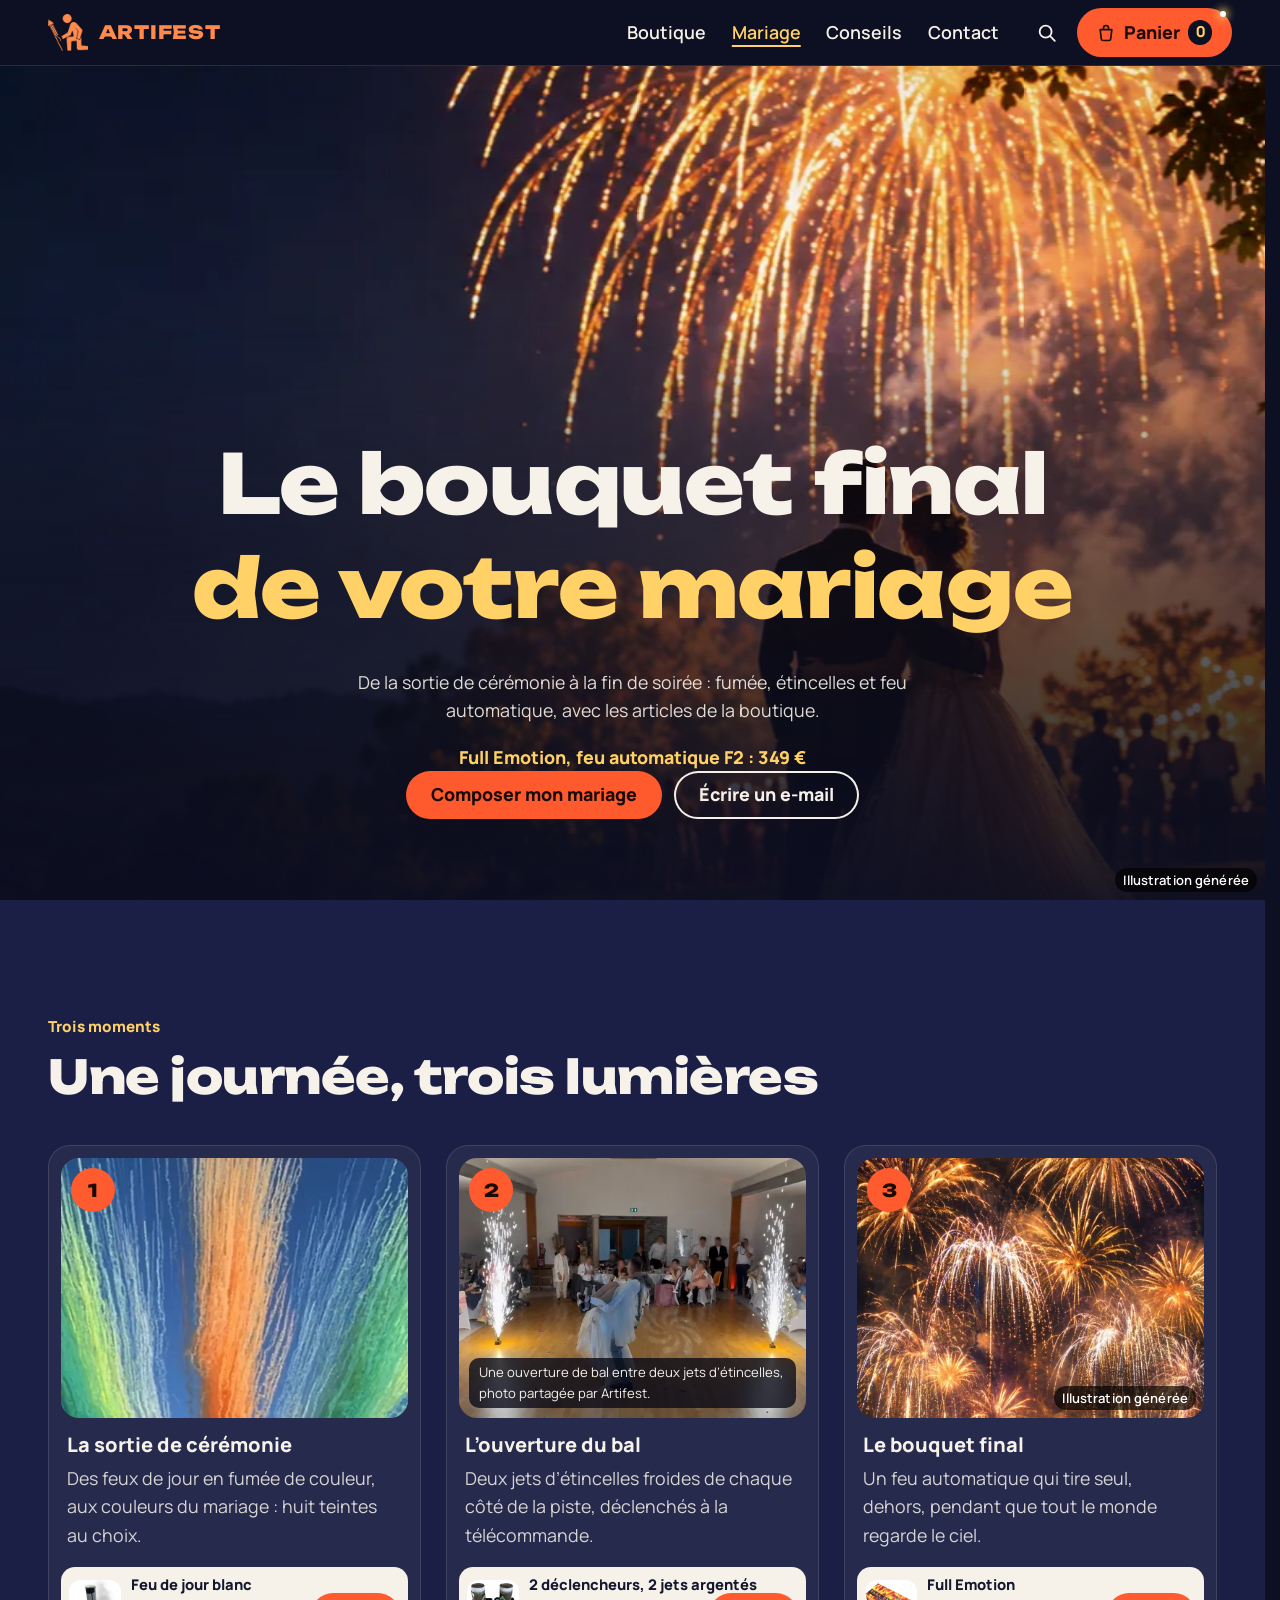
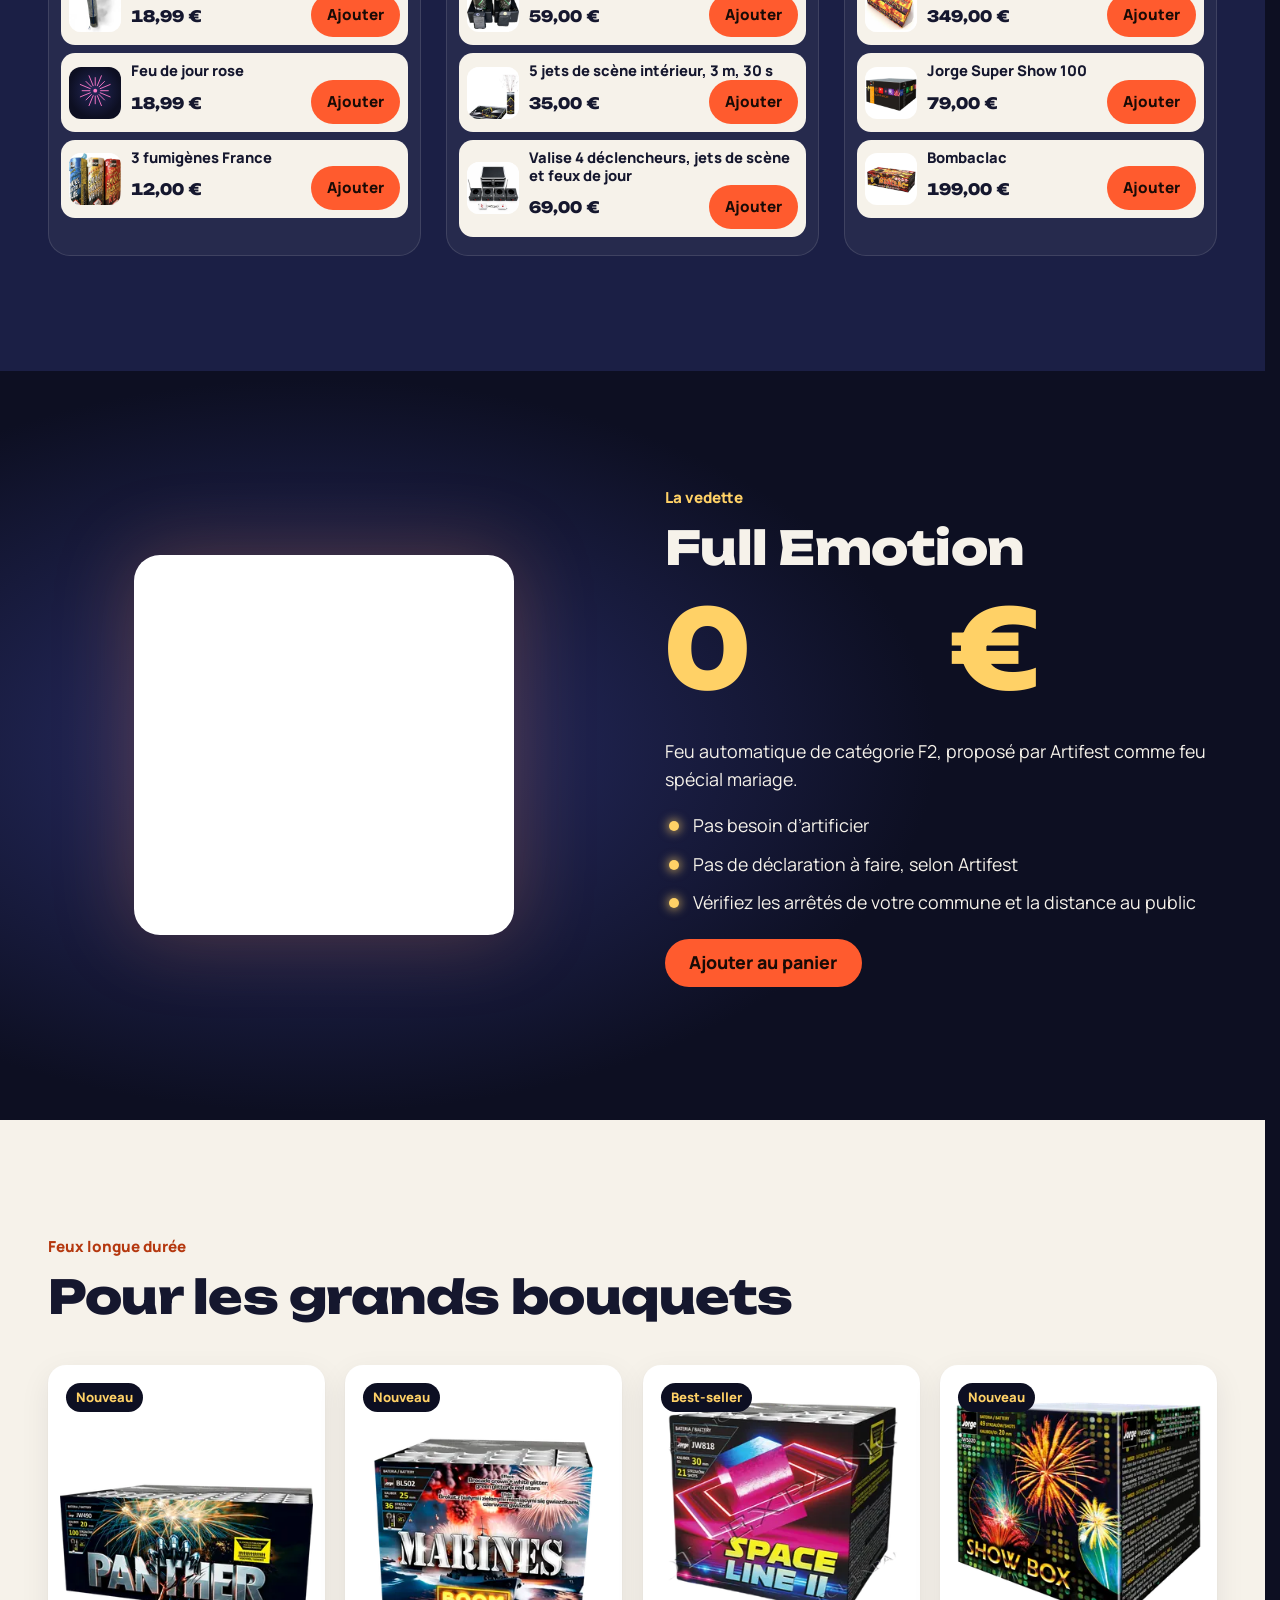
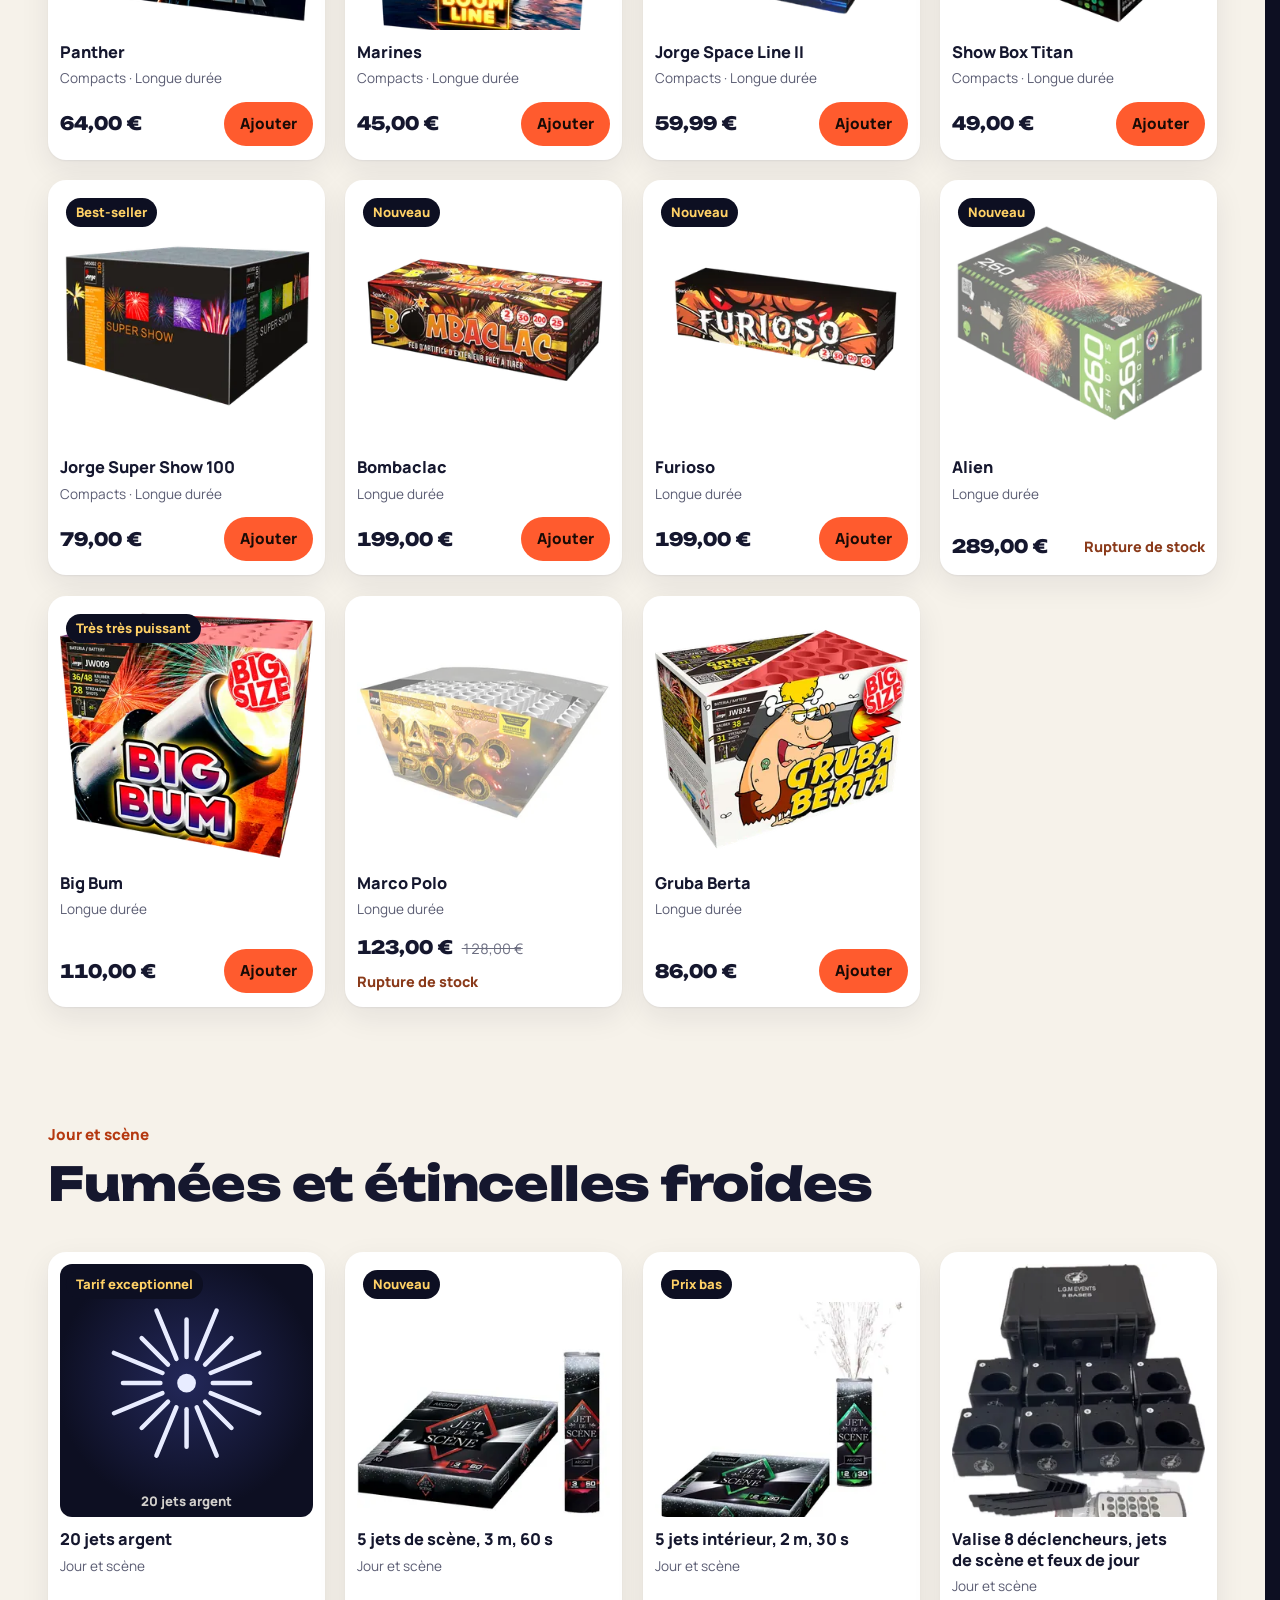
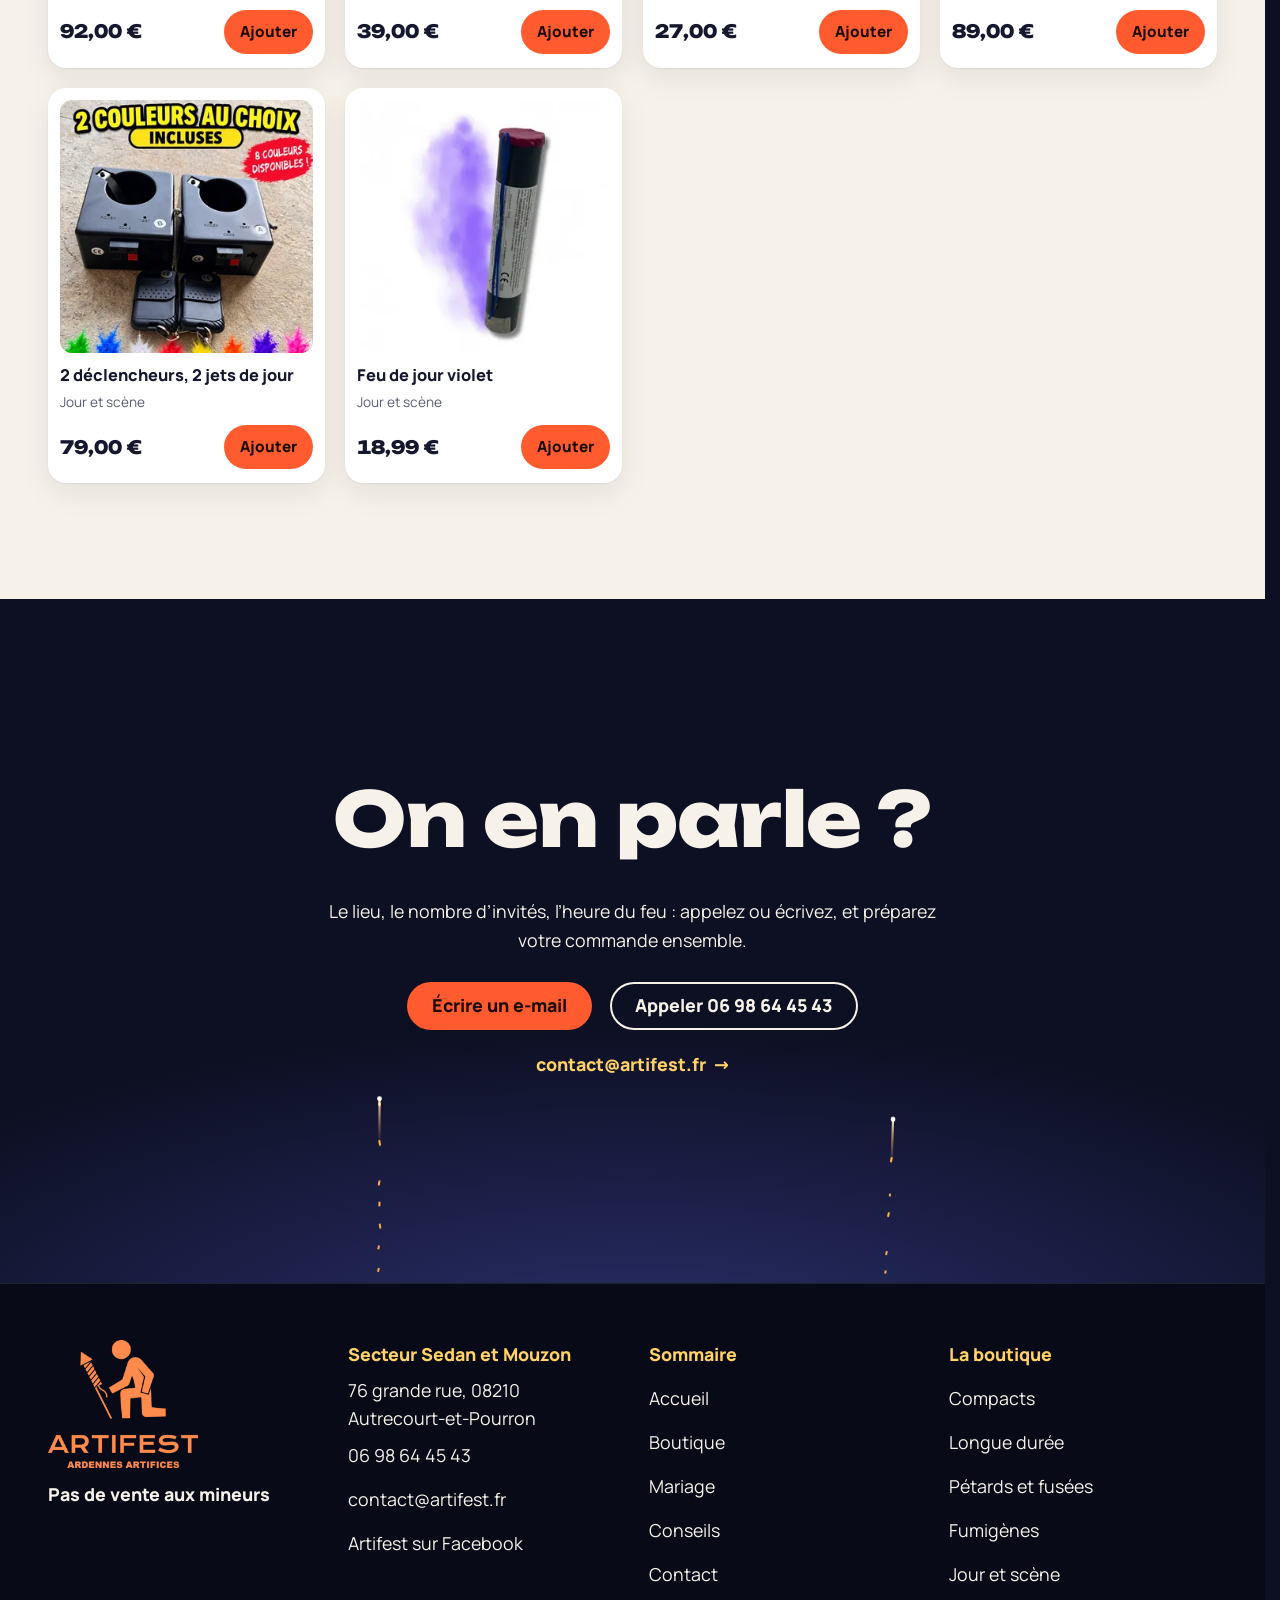
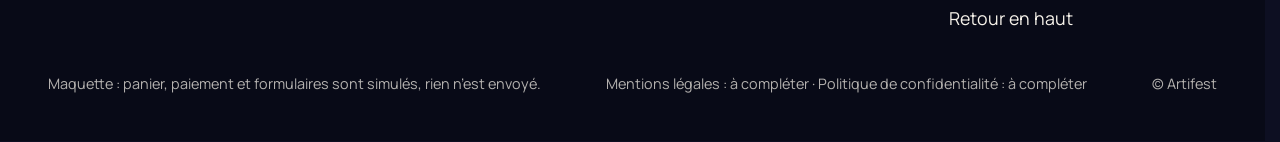
<file: mariage.html>
<!doctype html>
<html lang="fr" data-v="1">
<head>
<meta charset="utf-8">
<meta name="viewport" content="width=device-width, initial-scale=1, viewport-fit=cover">
<title>Mariage et événements : Artifest</title>
<meta name="description" content="Fumée de couleur pour la sortie de cérémonie, jets d’étincelles pour l’ouverture du bal, feu automatique pour le bouquet final.">
<meta name="robots" content="noindex, nofollow">
<link rel="canonical" href="https://artifest-maquette.vercel.app/mariage">
<style>:root{--fond:#0d0f22;--texte:#f6f2ea;--voile-fond:#0d0f22;--ouverture-fond:#0d0f22;--menu-fond:#0d0f22}:root { --entete-h: 72px; --barres-h: 0px; } html { background: var(--fond); color: var(--texte); scrollbar-gutter: stable; } body { margin: 0; background: var(--fond); } html.js:not(.secours):not([data-arrivee="retour"]) [data-anime] { opacity: 0; } html.js:not(.secours):not([data-arrivee="retour"]) [data-anime].vu { opacity: 1; } [data-voile] { position: fixed; inset: 0; z-index: 900; background: var(--voile-fond); transform: translateY(100%); visibility: hidden; pointer-events: none; } html[data-arrivee="voile"]:not(.voile-leve):not(.secours) [data-voile] { transform: none; visibility: visible; } html.secours [data-voile] { visibility: hidden !important; } .ouverture-panneau { position: fixed; inset: 0; z-index: 850; display: none; place-content: center; justify-items: center; background: var(--ouverture-fond, var(--voile-fond)); color: var(--fond); text-align: center; } html.js[data-arrivee="intro"]:not(.secours):not(.intro-finie) .ouverture-panneau { display: grid; } html.defilement-bloque, html.defilement-bloque body, html.js[data-arrivee="intro"]:not(.secours):not(.intro-finie), html.js[data-arrivee="intro"]:not(.secours):not(.intro-finie) body, html[data-arrivee="voile"]:not(.voile-leve):not(.secours), html[data-arrivee="voile"]:not(.voile-leve):not(.secours) body { overflow: hidden; } html.js[data-arrivee="intro"]:not(.secours):not(.intro-finie) { background-color: var(--ouverture-fond, var(--voile-fond)); } html[data-arrivee="voile"]:not(.voile-leve):not(.secours) { background-color: var(--voile-fond); }</style>
<script>(function () {
var d = document.documentElement, ss = null, ls = null;
try { ss = window.sessionStorage; ls = window.localStorage; } catch (e) {}
d.classList.add('js');
var nav = performance.getEntriesByType ? performance.getEntriesByType('navigation')[0] : null;
var type = nav ? nav.type : 'navigate';
var depart = null;
try { depart = JSON.parse(ss.getItem('socle:depart') || 'null'); ss.removeItem('socle:depart'); } catch (e) {}
if (depart && !(Date.now() - depart.t < 15000)) depart = null;
var mode = type === 'back_forward' ? 'retour' : type === 'reload' ? 'intro' : depart ? 'voile' : 'intro';
d.setAttribute('data-arrivee', mode);
if (mode === 'voile' && depart.couleur) d.style.setProperty('--voile-fond', depart.couleur);
if (type === 'reload' && 'scrollRestoration' in history) {
history.scrollRestoration = 'manual';
}
try {
var choisie = ls && ls.getItem('socle:langue');
var langue = (d.lang || '').slice(0, 2);
if (choisie && choisie !== langue && type === 'navigate' && !depart) {
var alt = document.querySelector('link[rel="alternate"][hreflang="' + choisie + '"]');
if (alt) location.replace(new URL(alt.href).pathname + location.search + location.hash);
}
} catch (e) {}
setTimeout(function () { if (!d.classList.contains('demarre')) d.classList.add('secours'); }, 2000);
})();</script>
<link rel="preload" href="/assets/fonts/unbounded-latin-800-normal.woff2" as="font" type="font/woff2" crossorigin>
<link rel="preload" href="/assets/fonts/manrope-latin-400-normal.woff2" as="font" type="font/woff2" crossorigin>
<link rel="stylesheet" href="/assets/css/socle.css?v=1">
<link rel="stylesheet" href="/assets/js/modules/panier-en-tiroir/module.css?v=1">
<link rel="stylesheet" href="/assets/js/modules/envol-vers-le-panier/module.css?v=1">
<link rel="stylesheet" href="/assets/css/site.css?v=1">
<link rel="modulepreload" href="/assets/js/site.js?v=1">
<link rel="modulepreload" href="/assets/js/socle/index.js?v=1">
<script src="/assets/vendor/gsap.min.js" defer></script>
<script src="/assets/vendor/ScrollTrigger.min.js" defer></script>
<script src="/assets/vendor/SplitText.min.js" defer></script>
<script type="module" src="/assets/js/site.js?v=1"></script>
<meta name="theme-color" content="#0d0f22">
<link rel="icon" href="/assets/images/favicon.png" type="image/png">
<link rel="apple-touch-icon" href="/assets/images/apple-touch-icon.png">
<meta property="og:type" content="website">
<meta property="og:site_name" content="Artifest">
<meta property="og:locale" content="fr_FR">
<meta property="og:title" content="Mariage et événements : Artifest">
<meta property="og:description" content="Fumée de couleur pour la sortie de cérémonie, jets d’étincelles pour l’ouverture du bal, feu automatique pour le bouquet final.">
<meta property="og:url" content="https://artifest-maquette.vercel.app/mariage">
<meta property="og:image" content="https://artifest-maquette.vercel.app/assets/partage/mariage-fr.jpg">
<meta property="og:image:width" content="1200">
<meta property="og:image:height" content="630">
<meta property="og:image:alt" content="Mariés sous un grand feu d’artifice doré">
<meta name="twitter:card" content="summary_large_image">
<script type="application/ld+json">{"@context":"https://schema.org","@type":"Store","name":"Artifest","description":"Boutique de feux d'artifice pour particuliers dans les Ardennes, secteur Sedan et Mouzon.","url":"https://artifest-maquette.vercel.app/","telephone":"+33698644543","email":"contact@artifest.fr","address":{"@type":"PostalAddress","streetAddress":"76 grande rue","postalCode":"08210","addressLocality":"Autrecourt-et-Pourron","addressCountry":"FR"},"sameAs":["https://www.facebook.com/artifest08"],"paymentAccepted":"Carte bancaire, espèces","currenciesAccepted":"EUR"}</script>
</head>
<body id="haut">
<div data-voile data-forme="iris" aria-hidden="true"><div class="voile-contenu"><img src="/assets/images/picto-nuit.webp" alt="" width="60" height="55"><span data-voile-libelle>Mariage</span></div></div>
<div class="ouverture-panneau" data-ouverture aria-hidden="true">
  <canvas class="ouverture-ciel" data-audit-ignorer></canvas>
  <img class="ouverture-logo" src="/assets/images/logo-nuit.webp" alt="" width="180" height="153" data-ouverture-objet>
  <span class="ouverture-meche"></span>
</div>
<a class="evitement" href="#contenu">Aller au contenu</a>
<header data-entete>
  <div class="entete-rangee">
    <a class="entete-logo" href="/" aria-label="Artifest, Accueil" data-libelle="Accueil">
      <img src="/assets/images/picto-nuit.webp" alt="" width="40" height="37"><span class="entete-nom">Artifest</span>
    </a>
    <nav data-nav aria-label="Navigation principale">
      <ul><li><a href="/boutique" data-libelle="Boutique">Boutique</a></li><li><a href="/mariage" data-libelle="Mariage" aria-current="page">Mariage</a></li><li><a href="/conseils" data-libelle="Conseils">Conseils</a></li><li><a href="/contact" data-libelle="Contact">Contact</a></li></ul>
    </nav>
    <div class="entete-actions">
      <a class="entete-recherche" href="/boutique?focus=recherche#catalogue" data-libelle="Boutique" aria-label="Rechercher un article"><svg viewBox="0 0 24 24" aria-hidden="true"><circle cx="10.5" cy="10.5" r="6.5"/><path d="m15.5 15.5 5 5"/></svg></a>
      <a class="bouton entete-panier" href="/contact?sujet=commande" data-panier-ouvrir data-envol-cible data-sans-transition data-effet="fusee-panier"><svg viewBox="0 0 24 24" aria-hidden="true"><path d="M5 8h14l-1.4 11.2a2 2 0 0 1-2 1.8H8.4a2 2 0 0 1-2-1.8L5 8Z"/><path d="M9 8V6a3 3 0 0 1 6 0v2"/></svg><span class="entete-panier-mot">Panier</span><span class="pet-compte" data-panier-compte>0</span><span class="etincelle" aria-hidden="true"></span></a>
      <button type="button" data-menu-bouton aria-controls="menu" aria-expanded="false" data-libelle-ouvrir="Menu" data-libelle-fermer="Fermer"><span data-libelle-bouton>Menu</span></button>
      <a class="menu-sansjs" href="#menu" data-menu-lien>Menu</a>
    </div>
  </div>
</header>
<script>/* Avant le premier affichage : rangées de la navigation (même règle que ajusterNav dans assets/js/socle/entete.js)
   et hauteur réelle de l'en-tête, pour que rien ne saute quand le JavaScript du site prend la main. */
(function () {
  var h = document.documentElement, u = document.querySelector('[data-nav] ul'), e = document.querySelector('[data-entete]');
  if (u) {
    var deborde = function () { return u.scrollWidth > u.clientWidth + 1; }, c = deborde();
    if (c && window.matchMedia('(min-width: 900px)').matches) {
      h.classList.add('nav-deux-rangees'); c = deborde();
      if (c) { h.classList.add('nav-deux-lignes'); var a = u.querySelector('a'); c = !a || u.getBoundingClientRect().height > a.getBoundingClientRect().height * 2.5; }
      if (c) h.classList.remove('nav-deux-rangees', 'nav-deux-lignes');
    }
    if (c) h.classList.add('nav-compacte');
  }
  if (e) h.style.setProperty('--entete-h', Math.round(e.getBoundingClientRect().height) + 'px');
})();</script>
<span id="menu-ferme" aria-hidden="true"></span>
<div id="menu" data-menu role="dialog" aria-modal="true" aria-label="Menu">
  <p class="menu-sansjs-fermer"><a href="#menu-ferme">Fermer</a></p>
  <ul><li style="--i:0"><a href="/" class="menu-lien" data-libelle="Accueil">Accueil</a></li><li style="--i:1"><a href="/boutique" class="menu-lien" data-libelle="Boutique">Boutique</a></li><li style="--i:2"><a href="/mariage" class="menu-lien" data-libelle="Mariage" aria-current="page">Mariage</a></li><li style="--i:3"><a href="/conseils" class="menu-lien" data-libelle="Conseils">Conseils</a></li><li style="--i:4"><a href="/contact" class="menu-lien" data-libelle="Contact">Contact</a></li></ul>
  <p><a class="bouton" href="tel:+33698644543">Appeler 06 98 64 45 43</a></p>
  <p class="menu-majeurs">Pas de vente aux mineurs</p>
</div>
<main id="contenu" tabindex="-1">
<section class="mariage-ouverture nuit" id="debut" data-ouverture-page>
  <figure class="media mariage-ouverture-media" data-grok data-fx="parallaxe" data-fx-force="10" data-iris-centre style="--cadrage:50% 40%">
  <picture><source media="(max-width: 760px) and (orientation: portrait)" srcset="/assets/images/grok/mariage-ouverture-mobile-640.webp 640w, /assets/images/grok/mariage-ouverture-mobile-1080.webp 1080w" sizes="100vw">
    <img src="/assets/images/grok/mariage-ouverture-1280.webp" srcset="/assets/images/grok/mariage-ouverture-640.webp 640w, /assets/images/grok/mariage-ouverture-1280.webp 1280w, /assets/images/grok/mariage-ouverture-1920.webp 1920w" sizes="100vw" alt="Mariés sous un grand feu d’artifice doré" width="1280" height="720" fetchpriority="high" loading="eager" decoding="async">
  </picture><figcaption class="mention-ia">Illustration générée</figcaption>
</figure>
  <div class="conteneur mariage-ouverture-corps">
    <h1 class="mariage-titre"><span class="ligne-masque"><span data-anime="gsap">Le bouquet final</span></span><span class="ligne-masque"><span data-anime="gsap" class="or">de votre mariage</span></span></h1>
    <p class="mariage-intro masque-ecran-bas" data-anime="gsap">De la sortie de cérémonie à la fin de soirée : fumée, étincelles et feu automatique, avec les articles de la boutique.</p>
    <p class="mariage-info" data-info-cle data-anime="gsap">Full Emotion, feu automatique F2 : 349 €</p>
    <p class="mariage-actions" data-anime="gsap">
      <a class="bouton" href="#vedette" data-action-principale data-survol="magnetique">Composer mon mariage</a>
      <a href="/contact?sujet=mariage#formulaire" class="bouton bouton--contour" data-libelle="Contact">Écrire un e-mail</a>
    </p>
  </div>
</section>
<section class="moments nuit2" id="moments">
  <div class="conteneur">
    <p class="surtitre" data-anime>Trois moments</p>
    <h2 class="titre-section" data-anime="lignes">Une journée, trois lumières</h2>
    <ol class="moments-liste" data-anime="cascade">
      <li class="moment">
        <figure class="media moment-media" style="--cadrage:50% 50%;aspect-ratio:4 / 3">
  <picture>
    <img src="/assets/images/rayon-jour-784.webp" srcset="/assets/images/rayon-jour-480.webp 480w, /assets/images/rayon-jour-640.webp 640w, /assets/images/rayon-jour-784.webp 784w" sizes="(max-width: 900px) 100vw, 33vw" alt="Jets de fumée verte, orange et jaune dans un ciel bleu" width="784" height="980" loading="lazy" decoding="async">
  </picture>
</figure>
        <span class="moment-num" aria-hidden="true">1</span>
        <h3>La sortie de cérémonie</h3>
        <p>Des feux de jour en fumée de couleur, aux couleurs du mariage : huit teintes au choix.</p>
        <ul class="moment-produits">
          <li data-panier-produit><div class="vignette vignette--mini"><img src="/assets/images/p-feu-jour-blanc-320.webp" srcset="/assets/images/p-feu-jour-blanc-320.webp 320w, /assets/images/p-feu-jour-blanc-640.webp 640w" sizes="56px" alt="Feu de jour blanc et sa fumée" width="640" height="640" loading="lazy" decoding="async"></div><span class="moment-produit-nom">Feu de jour blanc</span><p class="prix" data-prix><strong>18,99 €</strong></p><button type="button" class="bouton bouton--petit" data-panier-ajouter="feu-jour-blanc" data-nom="Feu de jour blanc" data-prix="18.99" data-image="/assets/images/p-feu-jour-blanc-320.webp">Ajouter<span class="visuellement-cache"> Feu de jour blanc</span></button></li><li data-panier-produit><div class="vignette vignette--dessin vignette--mini" data-visuel role="img" aria-label="Visuel en attendant la photo du produit : Feu de jour rose"><svg viewBox="0 0 100 100" aria-hidden="true"><g stroke-width="2.4" stroke-linecap="round"><line x1="64.0" y1="46.0" x2="84.0" y2="46.0" stroke="#ff7ac8"/><line x1="62.9" y1="51.4" x2="88.8" y2="62.1" stroke="#ff7ac8"/><line x1="59.9" y1="55.9" x2="74.0" y2="70.0" stroke="#ff7ac8"/><line x1="55.4" y1="58.9" x2="66.1" y2="84.8" stroke="#ff7ac8"/><line x1="50.0" y1="60.0" x2="50.0" y2="80.0" stroke="#ff7ac8"/><line x1="44.6" y1="58.9" x2="33.9" y2="84.8" stroke="#ff7ac8"/><line x1="40.1" y1="55.9" x2="26.0" y2="70.0" stroke="#ff7ac8"/><line x1="37.1" y1="51.4" x2="11.2" y2="62.1" stroke="#ff7ac8"/><line x1="36.0" y1="46.0" x2="16.0" y2="46.0" stroke="#ff7ac8"/><line x1="37.1" y1="40.6" x2="11.2" y2="29.9" stroke="#ff7ac8"/><line x1="40.1" y1="36.1" x2="26.0" y2="22.0" stroke="#ff7ac8"/><line x1="44.6" y1="33.1" x2="33.9" y2="7.2" stroke="#ff7ac8"/><line x1="50.0" y1="32.0" x2="50.0" y2="12.0" stroke="#ff7ac8"/><line x1="55.4" y1="33.1" x2="66.1" y2="7.2" stroke="#ff7ac8"/><line x1="59.9" y1="36.1" x2="74.0" y2="22.0" stroke="#ff7ac8"/><line x1="62.9" y1="40.6" x2="88.8" y2="29.9" stroke="#ff7ac8"/></g><circle cx="50" cy="46" r="5" fill="#ff7ac8"/></svg><span>Feu de jour rose</span></div><span class="moment-produit-nom">Feu de jour rose</span><p class="prix" data-prix><strong>18,99 €</strong></p><button type="button" class="bouton bouton--petit" data-panier-ajouter="feu-jour-rose" data-nom="Feu de jour rose" data-prix="18.99">Ajouter<span class="visuellement-cache"> Feu de jour rose</span></button></li><li data-panier-produit><div class="vignette vignette--mini"><img src="/assets/images/p-3-fumigenes-france-320.webp" srcset="/assets/images/p-3-fumigenes-france-320.webp 320w, /assets/images/p-3-fumigenes-france-640.webp 640w" sizes="56px" alt="Trois fumigènes bleu, blanc, rouge" width="640" height="724" loading="lazy" decoding="async"></div><span class="moment-produit-nom">3 fumigènes France</span><p class="prix" data-prix><strong>12,00 €</strong></p><button type="button" class="bouton bouton--petit" data-panier-ajouter="3-fumigenes-france" data-nom="3 fumigènes France" data-prix="12" data-image="/assets/images/p-3-fumigenes-france-320.webp">Ajouter<span class="visuellement-cache"> 3 fumigènes France</span></button></li>
        </ul>
      </li><li class="moment">
        <figure class="media moment-media" style="--cadrage:50% 50%;aspect-ratio:4 / 3">
  <picture>
    <img src="/assets/images/mariage-bal-960.webp" srcset="/assets/images/mariage-bal-480.webp 480w, /assets/images/mariage-bal-640.webp 640w, /assets/images/mariage-bal-960.webp 960w" sizes="(max-width: 900px) 100vw, 33vw" alt="Ouverture de bal entre deux jets d&#39;étincelles froides, dans une salle de réception" width="960" height="720" loading="lazy" decoding="async">
  </picture><figcaption class="media-legende">Une ouverture de bal entre deux jets d’étincelles, photo partagée par Artifest.</figcaption>
</figure>
        <span class="moment-num" aria-hidden="true">2</span>
        <h3>L’ouverture du bal</h3>
        <p>Deux jets d’étincelles froides de chaque côté de la piste, déclenchés à la télécommande.</p>
        <ul class="moment-produits">
          <li data-panier-produit><div class="vignette vignette--mini"><img src="/assets/images/p-2-declencheurs-2-jets-argents-320.webp" srcset="/assets/images/p-2-declencheurs-2-jets-argents-320.webp 320w, /assets/images/p-2-declencheurs-2-jets-argents-640.webp 640w" sizes="56px" alt="Deux déclencheurs et deux jets argentés" width="640" height="567" loading="lazy" decoding="async"></div><span class="moment-produit-nom">2 déclencheurs, 2 jets argentés</span><p class="prix" data-prix><strong>59,00 €</strong></p><button type="button" class="bouton bouton--petit" data-panier-ajouter="2-declencheurs-2-jets-argents" data-nom="2 déclencheurs, 2 jets argentés" data-prix="59" data-image="/assets/images/p-2-declencheurs-2-jets-argents-320.webp">Ajouter<span class="visuellement-cache"> 2 déclencheurs, 2 jets argentés</span></button></li><li data-panier-produit><div class="vignette vignette--mini"><img src="/assets/images/p-5-jets-scene-interieur-3m-320.webp" srcset="/assets/images/p-5-jets-scene-interieur-3m-320.webp 320w, /assets/images/p-5-jets-scene-interieur-3m-640.webp 640w" sizes="56px" alt="Boîte de 5 jets de scène d&#39;intérieur" width="640" height="832" loading="lazy" decoding="async"></div><span class="moment-produit-nom">5 jets de scène intérieur, 3 m, 30 s</span><p class="prix" data-prix><strong>35,00 €</strong></p><button type="button" class="bouton bouton--petit" data-panier-ajouter="5-jets-scene-interieur-3m" data-nom="5 jets de scène intérieur, 3 m, 30 s" data-prix="35" data-image="/assets/images/p-5-jets-scene-interieur-3m-320.webp">Ajouter<span class="visuellement-cache"> 5 jets de scène intérieur, 3 m, 30 s</span></button></li><li data-panier-produit><div class="vignette vignette--mini"><img src="/assets/images/p-valise-4-declencheurs-scene-jour-320.webp" srcset="/assets/images/p-valise-4-declencheurs-scene-jour-320.webp 320w, /assets/images/p-valise-4-declencheurs-scene-jour-640.webp 640w" sizes="56px" alt="Valise de 4 déclencheurs avec télécommandes" width="640" height="640" loading="lazy" decoding="async"></div><span class="moment-produit-nom">Valise 4 déclencheurs, jets de scène et feux de jour</span><p class="prix" data-prix><strong>69,00 €</strong></p><button type="button" class="bouton bouton--petit" data-panier-ajouter="valise-4-declencheurs-scene-jour" data-nom="Valise 4 déclencheurs, jets de scène et feux de jour" data-prix="69" data-image="/assets/images/p-valise-4-declencheurs-scene-jour-320.webp">Ajouter<span class="visuellement-cache"> Valise 4 déclencheurs, jets de scène et feux de jour</span></button></li>
        </ul>
      </li><li class="moment">
        <figure class="media moment-media" data-grok style="--cadrage:50% 50%;aspect-ratio:4 / 3">
  <picture>
    <img src="/assets/images/grok/rayon-longue-duree-1280.webp" srcset="/assets/images/grok/rayon-longue-duree-480.webp 480w, /assets/images/grok/rayon-longue-duree-800.webp 800w, /assets/images/grok/rayon-longue-duree-1280.webp 1280w" sizes="(max-width: 900px) 100vw, 33vw" alt="Grand final de feu d&#39;artifice doré qui remplit le ciel" width="1280" height="1600" loading="lazy" decoding="async">
  </picture><figcaption class="mention-ia">Illustration générée</figcaption>
</figure>
        <span class="moment-num" aria-hidden="true">3</span>
        <h3>Le bouquet final</h3>
        <p>Un feu automatique qui tire seul, dehors, pendant que tout le monde regarde le ciel.</p>
        <ul class="moment-produits">
          <li data-panier-produit><div class="vignette vignette--mini"><img src="/assets/images/p-full-emotion-320.webp" srcset="/assets/images/p-full-emotion-320.webp 320w, /assets/images/p-full-emotion-640.webp 640w" sizes="56px" alt="Emballage du feu automatique Full Emotion" width="640" height="640" loading="lazy" decoding="async"></div><span class="moment-produit-nom">Full Emotion</span><p class="prix" data-prix><strong>349,00 €</strong></p><button type="button" class="bouton bouton--petit" data-panier-ajouter="full-emotion" data-nom="Full Emotion" data-prix="349" data-image="/assets/images/p-full-emotion-320.webp">Ajouter<span class="visuellement-cache"> Full Emotion</span></button></li><li data-panier-produit><div class="vignette vignette--mini"><img src="/assets/images/p-jorge-super-show-100-320.webp" srcset="/assets/images/p-jorge-super-show-100-320.webp 320w, /assets/images/p-jorge-super-show-100-640.webp 640w" sizes="56px" alt="Emballage du compact Jorge Super Show 100" width="640" height="640" loading="lazy" decoding="async"></div><span class="moment-produit-nom">Jorge Super Show 100</span><p class="prix" data-prix><strong>79,00 €</strong></p><button type="button" class="bouton bouton--petit" data-panier-ajouter="jorge-super-show-100" data-nom="Jorge Super Show 100" data-prix="79" data-image="/assets/images/p-jorge-super-show-100-320.webp">Ajouter<span class="visuellement-cache"> Jorge Super Show 100</span></button></li><li data-panier-produit><div class="vignette vignette--mini"><img src="/assets/images/p-bombaclac-320.webp" srcset="/assets/images/p-bombaclac-320.webp 320w, /assets/images/p-bombaclac-640.webp 640w" sizes="56px" alt="Emballage du feu longue durée Bombaclac" width="640" height="430" loading="lazy" decoding="async"></div><span class="moment-produit-nom">Bombaclac</span><p class="prix" data-prix><strong>199,00 €</strong></p><button type="button" class="bouton bouton--petit" data-panier-ajouter="bombaclac" data-nom="Bombaclac" data-prix="199" data-image="/assets/images/p-bombaclac-320.webp">Ajouter<span class="visuellement-cache"> Bombaclac</span></button></li>
        </ul>
      </li>
    </ol>
  </div>
</section>
<section class="vedette nuit" id="vedette" data-panier-produit>
  <div class="conteneur vedette-grille">
    <div class="vedette-visuel" data-anime>
      <div class="vignette vedette-vignette"><img src="/assets/images/p-full-emotion-320.webp" srcset="/assets/images/p-full-emotion-320.webp 320w, /assets/images/p-full-emotion-640.webp 640w" sizes="(max-width: 760px) 80vw, 460px" alt="Emballage du feu automatique Full Emotion" width="640" height="640" loading="lazy" decoding="async"></div>
    </div>
    <div class="vedette-texte">
      <p class="surtitre" data-anime>La vedette</p>
      <h2 class="titre-section" data-anime="lignes">Full Emotion</h2>
      <p class="vedette-prix" data-anime data-prix><span data-compteur="349">349</span> €</p>
      <p data-anime>Feu automatique de catégorie F2, proposé par Artifest comme feu spécial mariage.</p>
      <ul class="liste-etincelles" data-anime="cascade"><li>Pas besoin d’artificier</li><li>Pas de déclaration à faire, selon Artifest</li><li>Vérifiez les arrêtés de votre commune et la distance au public</li></ul>
      <p data-anime><button type="button" class="bouton" data-panier-ajouter="full-emotion" data-nom="Full Emotion" data-prix="349" data-image="/assets/images/p-full-emotion-320.webp">Ajouter au panier<span class="visuellement-cache"> Full Emotion</span></button></p>
    </div>
  </div>
</section>
<section class="bloc jour" id="longue-duree">
  <div class="conteneur">
    <div class="bloc-tete"><p class="surtitre" data-anime>Feux longue durée</p><h2 class="titre-section" data-anime="lignes">Pour les grands bouquets</h2></div>
    <div class="grille-produits" data-anime="cascade"><article class="carte-produit" data-panier-produit>
  <div class="vignette "><img src="/assets/images/p-panther-320.webp" srcset="/assets/images/p-panther-320.webp 320w, /assets/images/p-panther-640.webp 640w" sizes="(max-width: 760px) 45vw, 260px" alt="Emballage du compact Panther" width="640" height="832" loading="lazy" decoding="async"></div>
  <span class="badge">Nouveau</span>
  <h3 class="carte-produit-nom">Panther</h3>
  <p class="carte-produit-rayon">Compacts · Longue durée</p>
  <div class="carte-produit-pied"><p class="prix" data-prix><strong>64,00 €</strong></p><button type="button" class="bouton bouton--petit" data-panier-ajouter="panther" data-nom="Panther" data-prix="64" data-image="/assets/images/p-panther-320.webp">Ajouter<span class="visuellement-cache"> Panther</span></button></div>
</article><article class="carte-produit" data-panier-produit>
  <div class="vignette "><img src="/assets/images/p-marines-320.webp" srcset="/assets/images/p-marines-320.webp 320w, /assets/images/p-marines-640.webp 640w" sizes="(max-width: 760px) 45vw, 260px" alt="Emballage du compact Marines" width="640" height="832" loading="lazy" decoding="async"></div>
  <span class="badge">Nouveau</span>
  <h3 class="carte-produit-nom">Marines</h3>
  <p class="carte-produit-rayon">Compacts · Longue durée</p>
  <div class="carte-produit-pied"><p class="prix" data-prix><strong>45,00 €</strong></p><button type="button" class="bouton bouton--petit" data-panier-ajouter="marines" data-nom="Marines" data-prix="45" data-image="/assets/images/p-marines-320.webp">Ajouter<span class="visuellement-cache"> Marines</span></button></div>
</article><article class="carte-produit" data-panier-produit>
  <div class="vignette "><img src="/assets/images/p-jorge-space-line-2-320.webp" srcset="/assets/images/p-jorge-space-line-2-320.webp 320w, /assets/images/p-jorge-space-line-2-640.webp 640w" sizes="(max-width: 760px) 45vw, 260px" alt="Emballage du compact Jorge Space Line II" width="640" height="584" loading="lazy" decoding="async"></div>
  <span class="badge">Best-seller</span>
  <h3 class="carte-produit-nom">Jorge Space Line II</h3>
  <p class="carte-produit-rayon">Compacts · Longue durée</p>
  <div class="carte-produit-pied"><p class="prix" data-prix><strong>59,99 €</strong></p><button type="button" class="bouton bouton--petit" data-panier-ajouter="jorge-space-line-2" data-nom="Jorge Space Line II" data-prix="59.99" data-image="/assets/images/p-jorge-space-line-2-320.webp">Ajouter<span class="visuellement-cache"> Jorge Space Line II</span></button></div>
</article><article class="carte-produit" data-panier-produit>
  <div class="vignette "><img src="/assets/images/p-show-box-titan-320.webp" srcset="/assets/images/p-show-box-titan-320.webp 320w, /assets/images/p-show-box-titan-640.webp 640w" sizes="(max-width: 760px) 45vw, 260px" alt="Emballage du compact Show Box Titan" width="640" height="660" loading="lazy" decoding="async"></div>
  <span class="badge">Nouveau</span>
  <h3 class="carte-produit-nom">Show Box Titan</h3>
  <p class="carte-produit-rayon">Compacts · Longue durée</p>
  <div class="carte-produit-pied"><p class="prix" data-prix><strong>49,00 €</strong></p><button type="button" class="bouton bouton--petit" data-panier-ajouter="show-box-titan" data-nom="Show Box Titan" data-prix="49" data-image="/assets/images/p-show-box-titan-320.webp">Ajouter<span class="visuellement-cache"> Show Box Titan</span></button></div>
</article><article class="carte-produit" data-panier-produit>
  <div class="vignette "><img src="/assets/images/p-jorge-super-show-100-320.webp" srcset="/assets/images/p-jorge-super-show-100-320.webp 320w, /assets/images/p-jorge-super-show-100-640.webp 640w" sizes="(max-width: 760px) 45vw, 260px" alt="Emballage du compact Jorge Super Show 100" width="640" height="640" loading="lazy" decoding="async"></div>
  <span class="badge">Best-seller</span>
  <h3 class="carte-produit-nom">Jorge Super Show 100</h3>
  <p class="carte-produit-rayon">Compacts · Longue durée</p>
  <div class="carte-produit-pied"><p class="prix" data-prix><strong>79,00 €</strong></p><button type="button" class="bouton bouton--petit" data-panier-ajouter="jorge-super-show-100" data-nom="Jorge Super Show 100" data-prix="79" data-image="/assets/images/p-jorge-super-show-100-320.webp">Ajouter<span class="visuellement-cache"> Jorge Super Show 100</span></button></div>
</article><article class="carte-produit" data-panier-produit>
  <div class="vignette "><img src="/assets/images/p-bombaclac-320.webp" srcset="/assets/images/p-bombaclac-320.webp 320w, /assets/images/p-bombaclac-640.webp 640w" sizes="(max-width: 760px) 45vw, 260px" alt="Emballage du feu longue durée Bombaclac" width="640" height="430" loading="lazy" decoding="async"></div>
  <span class="badge">Nouveau</span>
  <h3 class="carte-produit-nom">Bombaclac</h3>
  <p class="carte-produit-rayon">Longue durée</p>
  <div class="carte-produit-pied"><p class="prix" data-prix><strong>199,00 €</strong></p><button type="button" class="bouton bouton--petit" data-panier-ajouter="bombaclac" data-nom="Bombaclac" data-prix="199" data-image="/assets/images/p-bombaclac-320.webp">Ajouter<span class="visuellement-cache"> Bombaclac</span></button></div>
</article><article class="carte-produit" data-panier-produit>
  <div class="vignette "><img src="/assets/images/p-furioso-320.webp" srcset="/assets/images/p-furioso-320.webp 320w, /assets/images/p-furioso-640.webp 640w" sizes="(max-width: 760px) 45vw, 260px" alt="Emballage du feu longue durée Furioso" width="640" height="337" loading="lazy" decoding="async"></div>
  <span class="badge">Nouveau</span>
  <h3 class="carte-produit-nom">Furioso</h3>
  <p class="carte-produit-rayon">Longue durée</p>
  <div class="carte-produit-pied"><p class="prix" data-prix><strong>199,00 €</strong></p><button type="button" class="bouton bouton--petit" data-panier-ajouter="furioso" data-nom="Furioso" data-prix="199" data-image="/assets/images/p-furioso-320.webp">Ajouter<span class="visuellement-cache"> Furioso</span></button></div>
</article><article class="carte-produit est-rupture" data-panier-produit>
  <div class="vignette "><img src="/assets/images/p-alien-320.webp" srcset="/assets/images/p-alien-320.webp 320w" sizes="(max-width: 760px) 45vw, 260px" alt="Emballage du feu longue durée Alien" width="320" height="266" loading="lazy" decoding="async"></div>
  <span class="badge">Nouveau</span>
  <h3 class="carte-produit-nom">Alien</h3>
  <p class="carte-produit-rayon">Longue durée</p>
  <div class="carte-produit-pied"><p class="prix" data-prix><strong>289,00 €</strong></p><p class="rupture">Rupture de stock</p></div>
</article><article class="carte-produit" data-panier-produit>
  <div class="vignette "><img src="/assets/images/p-big-bum-320.webp" srcset="/assets/images/p-big-bum-320.webp 320w, /assets/images/p-big-bum-640.webp 640w" sizes="(max-width: 760px) 45vw, 260px" alt="Emballage du feu Big Bum" width="640" height="640" loading="lazy" decoding="async"></div>
  <span class="badge">Très très puissant</span>
  <h3 class="carte-produit-nom">Big Bum</h3>
  <p class="carte-produit-rayon">Longue durée</p>
  <div class="carte-produit-pied"><p class="prix" data-prix><strong>110,00 €</strong></p><button type="button" class="bouton bouton--petit" data-panier-ajouter="big-bum" data-nom="Big Bum" data-prix="110" data-image="/assets/images/p-big-bum-320.webp">Ajouter<span class="visuellement-cache"> Big Bum</span></button></div>
</article><article class="carte-produit est-rupture" data-panier-produit>
  <div class="vignette "><img src="/assets/images/p-marco-polo-320.webp" srcset="/assets/images/p-marco-polo-320.webp 320w, /assets/images/p-marco-polo-640.webp 640w" sizes="(max-width: 760px) 45vw, 260px" alt="Emballage du feu Marco Polo" width="640" height="640" loading="lazy" decoding="async"></div>
  <h3 class="carte-produit-nom">Marco Polo</h3>
  <p class="carte-produit-rayon">Longue durée</p>
  <div class="carte-produit-pied"><p class="prix" data-prix><strong>123,00 €</strong> <s aria-label="au lieu de 128,00 €">128,00 €</s></p><p class="rupture">Rupture de stock</p></div>
</article><article class="carte-produit" data-panier-produit>
  <div class="vignette "><img src="/assets/images/p-gruba-berta-320.webp" srcset="/assets/images/p-gruba-berta-320.webp 320w, /assets/images/p-gruba-berta-640.webp 640w" sizes="(max-width: 760px) 45vw, 260px" alt="Emballage du feu Gruba Berta" width="640" height="640" loading="lazy" decoding="async"></div>
  <h3 class="carte-produit-nom">Gruba Berta</h3>
  <p class="carte-produit-rayon">Longue durée</p>
  <div class="carte-produit-pied"><p class="prix" data-prix><strong>86,00 €</strong></p><button type="button" class="bouton bouton--petit" data-panier-ajouter="gruba-berta" data-nom="Gruba Berta" data-prix="86" data-image="/assets/images/p-gruba-berta-320.webp">Ajouter<span class="visuellement-cache"> Gruba Berta</span></button></div>
</article></div>
  </div>
</section>
<section class="bloc jour bloc--suite" id="jour-scene">
  <div class="conteneur">
    <div class="bloc-tete"><p class="surtitre" data-anime>Jour et scène</p><h2 class="titre-section" data-anime="lignes">Fumées et étincelles froides</h2></div>
    <div class="grille-produits" data-anime="cascade"><article class="carte-produit" data-panier-produit>
  <div class="vignette vignette--dessin " data-visuel role="img" aria-label="Visuel en attendant la photo du produit : 20 jets argent"><svg viewBox="0 0 100 100" aria-hidden="true"><g stroke-width="2.4" stroke-linecap="round"><line x1="64.0" y1="46.0" x2="84.0" y2="46.0" stroke="#e8ecff"/><line x1="62.9" y1="51.4" x2="88.8" y2="62.1" stroke="#e8ecff"/><line x1="59.9" y1="55.9" x2="74.0" y2="70.0" stroke="#e8ecff"/><line x1="55.4" y1="58.9" x2="66.1" y2="84.8" stroke="#e8ecff"/><line x1="50.0" y1="60.0" x2="50.0" y2="80.0" stroke="#e8ecff"/><line x1="44.6" y1="58.9" x2="33.9" y2="84.8" stroke="#e8ecff"/><line x1="40.1" y1="55.9" x2="26.0" y2="70.0" stroke="#e8ecff"/><line x1="37.1" y1="51.4" x2="11.2" y2="62.1" stroke="#e8ecff"/><line x1="36.0" y1="46.0" x2="16.0" y2="46.0" stroke="#e8ecff"/><line x1="37.1" y1="40.6" x2="11.2" y2="29.9" stroke="#e8ecff"/><line x1="40.1" y1="36.1" x2="26.0" y2="22.0" stroke="#e8ecff"/><line x1="44.6" y1="33.1" x2="33.9" y2="7.2" stroke="#e8ecff"/><line x1="50.0" y1="32.0" x2="50.0" y2="12.0" stroke="#e8ecff"/><line x1="55.4" y1="33.1" x2="66.1" y2="7.2" stroke="#e8ecff"/><line x1="59.9" y1="36.1" x2="74.0" y2="22.0" stroke="#e8ecff"/><line x1="62.9" y1="40.6" x2="88.8" y2="29.9" stroke="#e8ecff"/></g><circle cx="50" cy="46" r="5" fill="#e8ecff"/></svg><span>20 jets argent</span></div>
  <span class="badge">Tarif exceptionnel</span>
  <h3 class="carte-produit-nom">20 jets argent</h3>
  <p class="carte-produit-rayon">Jour et scène</p>
  <div class="carte-produit-pied"><p class="prix" data-prix><strong>92,00 €</strong></p><button type="button" class="bouton bouton--petit" data-panier-ajouter="20-jets-argent" data-nom="20 jets argent" data-prix="92">Ajouter<span class="visuellement-cache"> 20 jets argent</span></button></div>
</article><article class="carte-produit" data-panier-produit>
  <div class="vignette "><img src="/assets/images/p-5-jets-scene-3m-60s-320.webp" srcset="/assets/images/p-5-jets-scene-3m-60s-320.webp 320w, /assets/images/p-5-jets-scene-3m-60s-640.webp 640w" sizes="(max-width: 760px) 45vw, 260px" alt="Boîte de 5 jets de scène" width="640" height="832" loading="lazy" decoding="async"></div>
  <span class="badge">Nouveau</span>
  <h3 class="carte-produit-nom">5 jets de scène, 3 m, 60 s</h3>
  <p class="carte-produit-rayon">Jour et scène</p>
  <div class="carte-produit-pied"><p class="prix" data-prix><strong>39,00 €</strong></p><button type="button" class="bouton bouton--petit" data-panier-ajouter="5-jets-scene-3m-60s" data-nom="5 jets de scène, 3 m, 60 s" data-prix="39" data-image="/assets/images/p-5-jets-scene-3m-60s-320.webp">Ajouter<span class="visuellement-cache"> 5 jets de scène, 3 m, 60 s</span></button></div>
</article><article class="carte-produit" data-panier-produit>
  <div class="vignette "><img src="/assets/images/p-5-jets-interieur-2m-320.webp" srcset="/assets/images/p-5-jets-interieur-2m-320.webp 320w, /assets/images/p-5-jets-interieur-2m-640.webp 640w" sizes="(max-width: 760px) 45vw, 260px" alt="Boîte de 5 jets d&#39;intérieur" width="640" height="832" loading="lazy" decoding="async"></div>
  <span class="badge">Prix bas</span>
  <h3 class="carte-produit-nom">5 jets intérieur, 2 m, 30 s</h3>
  <p class="carte-produit-rayon">Jour et scène</p>
  <div class="carte-produit-pied"><p class="prix" data-prix><strong>27,00 €</strong></p><button type="button" class="bouton bouton--petit" data-panier-ajouter="5-jets-interieur-2m" data-nom="5 jets intérieur, 2 m, 30 s" data-prix="27" data-image="/assets/images/p-5-jets-interieur-2m-320.webp">Ajouter<span class="visuellement-cache"> 5 jets intérieur, 2 m, 30 s</span></button></div>
</article><article class="carte-produit" data-panier-produit>
  <div class="vignette "><img src="/assets/images/p-valise-8-declencheurs-scene-jour-320.webp" srcset="/assets/images/p-valise-8-declencheurs-scene-jour-320.webp 320w, /assets/images/p-valise-8-declencheurs-scene-jour-640.webp 640w" sizes="(max-width: 760px) 45vw, 260px" alt="Valise de 8 déclencheurs avec télécommande" width="640" height="730" loading="lazy" decoding="async"></div>
  <h3 class="carte-produit-nom">Valise 8 déclencheurs, jets de scène et feux de jour</h3>
  <p class="carte-produit-rayon">Jour et scène</p>
  <div class="carte-produit-pied"><p class="prix" data-prix><strong>89,00 €</strong></p><button type="button" class="bouton bouton--petit" data-panier-ajouter="valise-8-declencheurs-scene-jour" data-nom="Valise 8 déclencheurs, jets de scène et feux de jour" data-prix="89" data-image="/assets/images/p-valise-8-declencheurs-scene-jour-320.webp">Ajouter<span class="visuellement-cache"> Valise 8 déclencheurs, jets de scène et feux de jour</span></button></div>
</article><article class="carte-produit" data-panier-produit>
  <div class="vignette "><img src="/assets/images/p-2-declencheurs-2-jets-de-jour-320.webp" srcset="/assets/images/p-2-declencheurs-2-jets-de-jour-320.webp 320w, /assets/images/p-2-declencheurs-2-jets-de-jour-640.webp 640w" sizes="(max-width: 760px) 45vw, 260px" alt="Deux déclencheurs et leurs jets de couleur" width="640" height="853" loading="lazy" decoding="async"></div>
  <h3 class="carte-produit-nom">2 déclencheurs, 2 jets de jour</h3>
  <p class="carte-produit-rayon">Jour et scène</p>
  <div class="carte-produit-pied"><p class="prix" data-prix><strong>79,00 €</strong></p><button type="button" class="bouton bouton--petit" data-panier-ajouter="2-declencheurs-2-jets-de-jour" data-nom="2 déclencheurs, 2 jets de jour" data-prix="79" data-image="/assets/images/p-2-declencheurs-2-jets-de-jour-320.webp">Ajouter<span class="visuellement-cache"> 2 déclencheurs, 2 jets de jour</span></button></div>
</article><article class="carte-produit" data-panier-produit>
  <div class="vignette "><img src="/assets/images/p-feu-jour-violet-320.webp" srcset="/assets/images/p-feu-jour-violet-320.webp 320w, /assets/images/p-feu-jour-violet-640.webp 640w" sizes="(max-width: 760px) 45vw, 260px" alt="Feu de jour violet et sa fumée" width="640" height="640" loading="lazy" decoding="async"></div>
  <h3 class="carte-produit-nom">Feu de jour violet</h3>
  <p class="carte-produit-rayon">Jour et scène</p>
  <div class="carte-produit-pied"><p class="prix" data-prix><strong>18,99 €</strong></p><button type="button" class="bouton bouton--petit" data-panier-ajouter="feu-jour-violet" data-nom="Feu de jour violet" data-prix="18.99" data-image="/assets/images/p-feu-jour-violet-320.webp">Ajouter<span class="visuellement-cache"> Feu de jour violet</span></button></div>
</article></div>
  </div>
</section>
<section class="appel nuit" id="appel">
  <canvas class="ciel ciel--appel" data-ciel="appel" data-effet="bouquet" aria-hidden="true" data-audit-ignorer></canvas>
  <div class="conteneur appel-corps">
    <h2 class="appel-titre" data-anime="lignes">On en parle ?</h2>
    <p data-anime>Le lieu, le nombre d’invités, l’heure du feu : appelez ou écrivez, et préparez votre commande ensemble.</p>
    <p class="appel-actions" data-anime>
      <a href="/contact?sujet=mariage#formulaire" class="bouton" data-libelle="Contact">Écrire un e-mail</a>
      <a class="bouton bouton--contour" href="tel:+33698644543" data-survol="magnetique">Appeler 06 98 64 45 43</a>
      <a class="lien-fleche" href="mailto:contact@artifest.fr">contact@artifest.fr</a>
    </p>
  </div>
</section>
</main>
<footer class="pied" id="pied">
  <div class="conteneur pied-grille">
    <div class="pied-marque">
      <img src="/assets/images/logo-nuit.webp" alt="Artifest, Ardennes artifices" width="160" height="136" loading="lazy">
      <p class="pied-majeurs">Pas de vente aux mineurs</p>
    </div>
    <div>
      <p class="pied-titre">Secteur Sedan et Mouzon</p>
      <p>76 grande rue, 08210 Autrecourt-et-Pourron<br><a href="tel:+33698644543">06 98 64 45 43</a><br><a href="mailto:contact@artifest.fr">contact@artifest.fr</a><br><a href="https://www.facebook.com/artifest08" target="_blank" rel="noopener">Artifest sur Facebook</a></p>
    </div>
    <nav aria-label="Sommaire">
      <p class="pied-titre">Sommaire</p>
      <ul><li><a href="/" data-libelle="Accueil">Accueil</a></li><li><a href="/boutique" data-libelle="Boutique">Boutique</a></li><li><a href="/mariage" data-libelle="Mariage" aria-current="page">Mariage</a></li><li><a href="/conseils" data-libelle="Conseils">Conseils</a></li><li><a href="/contact" data-libelle="Contact">Contact</a></li></ul>
    </nav>
    <div>
      <p class="pied-titre">La boutique</p>
      <ul><li><a href="/boutique?rayon=compacts#catalogue" data-libelle="Boutique">Compacts</a></li><li><a href="/boutique?rayon=longue-duree#catalogue" data-libelle="Boutique">Longue durée</a></li><li><a href="/boutique?rayon=petards#catalogue" data-libelle="Boutique">Pétards et fusées</a></li><li><a href="/boutique?rayon=fumigenes#catalogue" data-libelle="Boutique">Fumigènes</a></li><li><a href="/boutique?rayon=jour-scene#catalogue" data-libelle="Boutique">Jour et scène</a></li>
        <li><a href="#haut" data-sans-transition>Retour en haut</a></li>
      </ul>
    </div>
  </div>
  <div class="conteneur pied-bas"><p>Maquette : panier, paiement et formulaires sont simulés, rien n’est envoyé.</p><p>Mentions légales : à compléter · Politique de confidentialité : à compléter</p><p>© Artifest</p></div>
</footer>
<div data-barre-fixe>
  <a class="bouton bouton--contour" href="tel:+33698644543">Appeler</a>
  <a class="bouton" href="/contact?sujet=commande" data-panier-ouvrir data-sans-transition>Panier <span class="pet-compte" data-panier-compte>0</span></a>
</div>
<div data-module="panier-en-tiroir" data-panier-tiroir data-recouvrement><script type="application/json" data-panier-reglages>{"devise":"EUR","seuil_livraison":0,"frais_livraison":0,"tva":null,"cle":"artifest-panier","prefixe":"ART","envol":"auto","retrait":{"adresse":"76 grande rue, 08210 Autrecourt-et-Pourron","horaires":"Au moment convenu par e-mail, quand la commande est prête"}}</script></div>
</body>
</html>
</file>
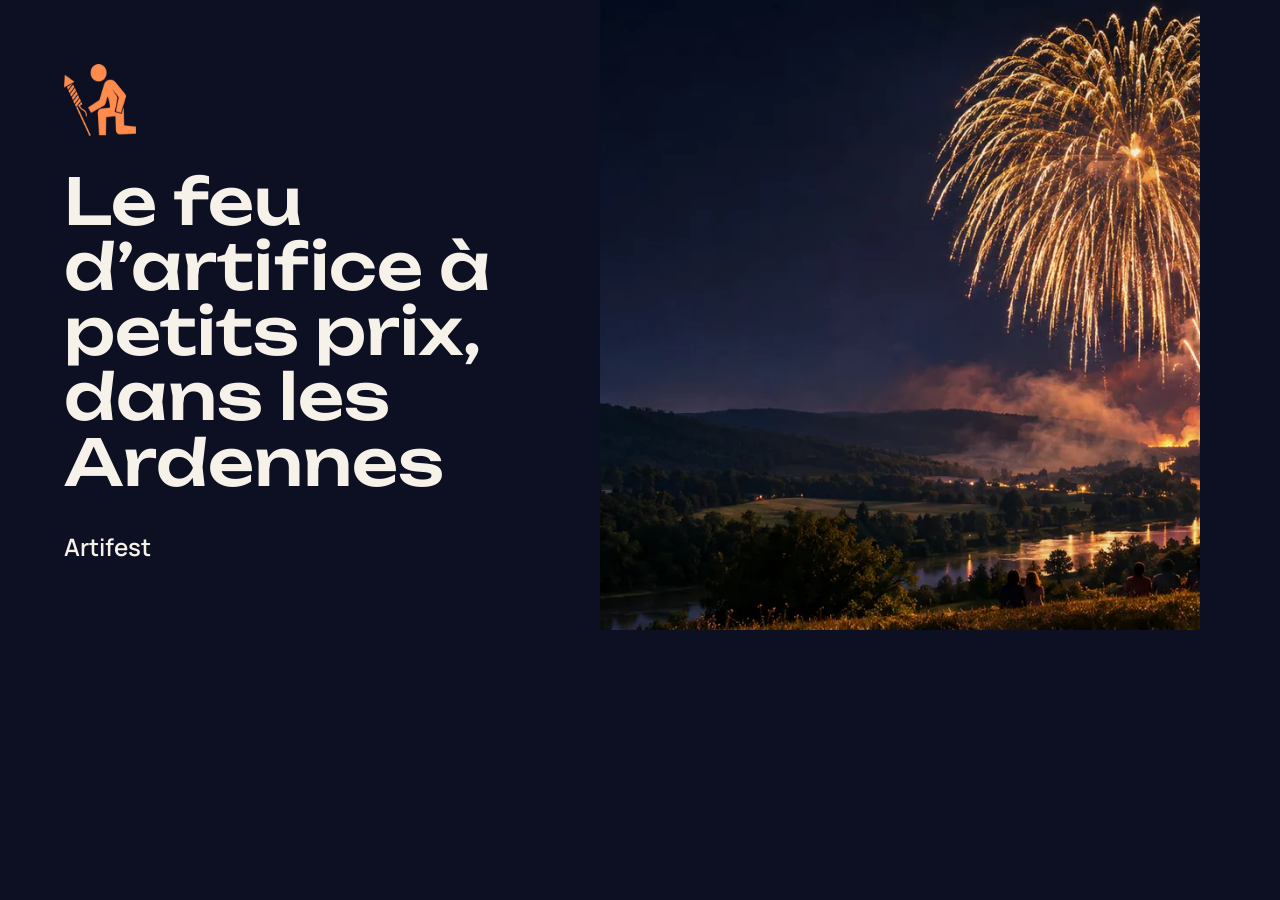
<file: _partage/accueil-fr.html>
<!doctype html>
<html lang="fr"><head><meta charset="utf-8">
<link rel="stylesheet" href="/assets/css/socle.css"><link rel="stylesheet" href="/assets/css/site.css">
<style>:root{--fond:#0d0f22;--texte:#f6f2ea}
html,body{margin:0;width:1200px;height:630px;overflow:hidden;background:var(--fond);color:var(--texte)}
.carte{display:grid;grid-template-columns:1fr 1fr;width:1200px;height:630px}
.carte-texte{display:flex;flex-direction:column;justify-content:space-between;padding:64px}
.carte-texte img{width:72px;height:72px}
.carte-titre{font-family:var(--police-titres);font-size:64px;line-height:1.02;margin:0;text-wrap:balance}
.carte-nom{font-size:24px;font-weight:600;margin:0}
.carte-image{background:center/cover no-repeat}</style>
</head><body>
<div class="carte">
  <div class="carte-texte">
    <img src="/assets/images/picto-nuit.webp" alt="">
    <p class="carte-titre">Le feu d’artifice à petits prix, dans les Ardennes</p>
    <p class="carte-nom">Artifest</p>
  </div>
  <div class="carte-image" style="background-image:url('/assets/images/grok/accueil-ouverture-1280.webp')"></div>
</div>
</body></html>
</file>
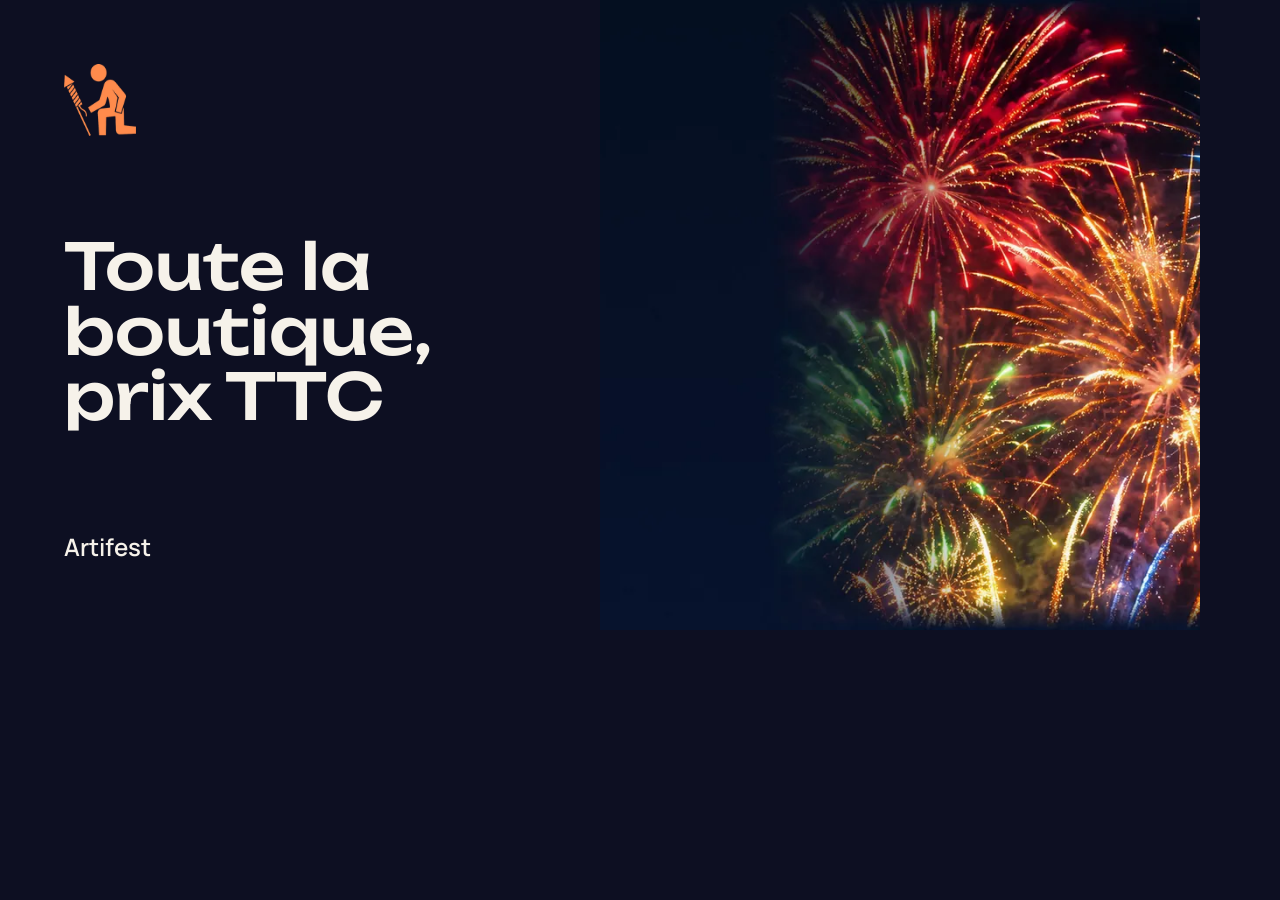
<file: _partage/boutique-fr.html>
<!doctype html>
<html lang="fr"><head><meta charset="utf-8">
<link rel="stylesheet" href="/assets/css/socle.css"><link rel="stylesheet" href="/assets/css/site.css">
<style>:root{--fond:#0d0f22;--texte:#f6f2ea}
html,body{margin:0;width:1200px;height:630px;overflow:hidden;background:var(--fond);color:var(--texte)}
.carte{display:grid;grid-template-columns:1fr 1fr;width:1200px;height:630px}
.carte-texte{display:flex;flex-direction:column;justify-content:space-between;padding:64px}
.carte-texte img{width:72px;height:72px}
.carte-titre{font-family:var(--police-titres);font-size:64px;line-height:1.02;margin:0;text-wrap:balance}
.carte-nom{font-size:24px;font-weight:600;margin:0}
.carte-image{background:center/cover no-repeat}</style>
</head><body>
<div class="carte">
  <div class="carte-texte">
    <img src="/assets/images/picto-nuit.webp" alt="">
    <p class="carte-titre">Toute la boutique, prix TTC</p>
    <p class="carte-nom">Artifest</p>
  </div>
  <div class="carte-image" style="background-image:url('/assets/images/grok/boutique-ouverture-1280.webp')"></div>
</div>
</body></html>
</file>
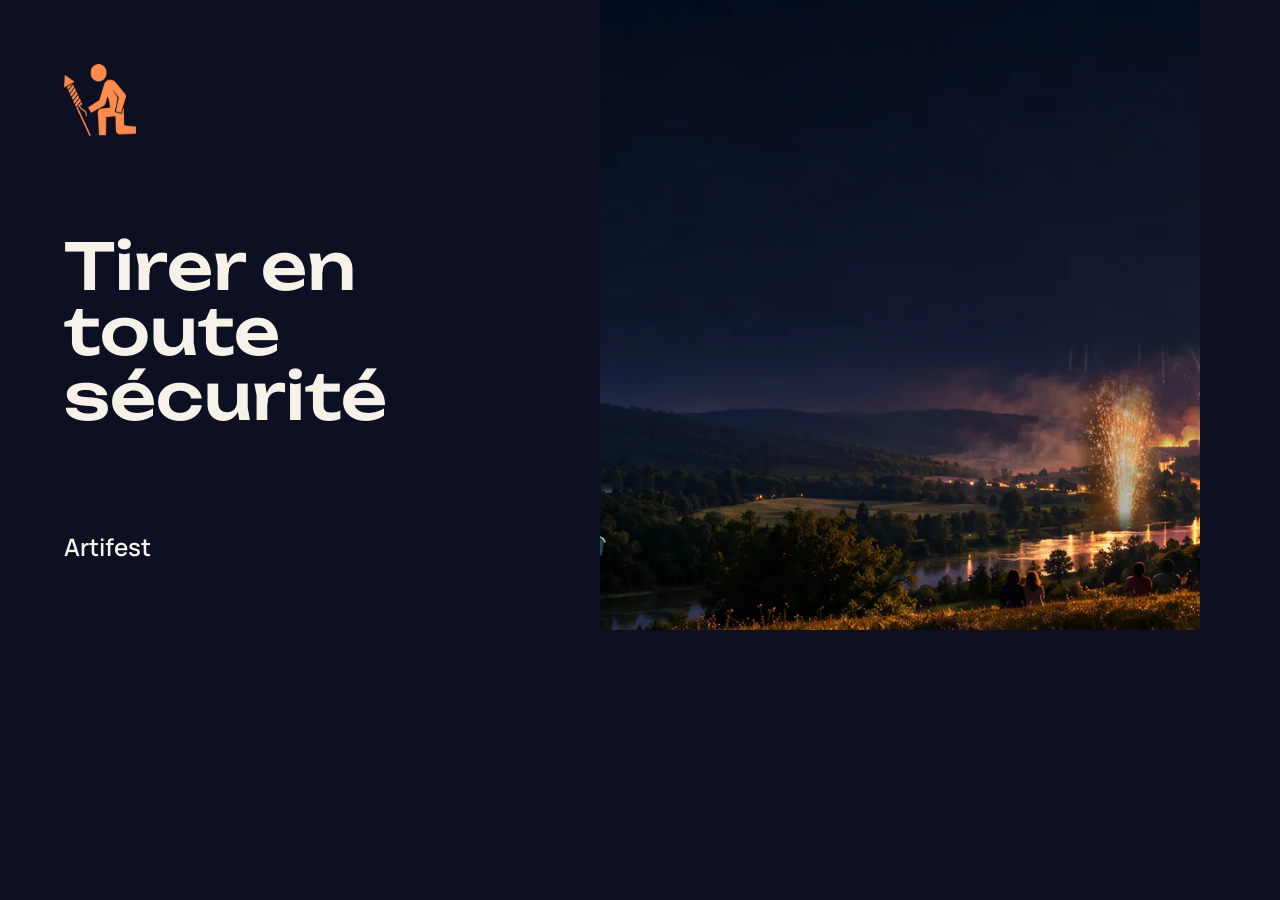
<file: _partage/conseils-fr.html>
<!doctype html>
<html lang="fr"><head><meta charset="utf-8">
<link rel="stylesheet" href="/assets/css/socle.css"><link rel="stylesheet" href="/assets/css/site.css">
<style>:root{--fond:#0d0f22;--texte:#f6f2ea}
html,body{margin:0;width:1200px;height:630px;overflow:hidden;background:var(--fond);color:var(--texte)}
.carte{display:grid;grid-template-columns:1fr 1fr;width:1200px;height:630px}
.carte-texte{display:flex;flex-direction:column;justify-content:space-between;padding:64px}
.carte-texte img{width:72px;height:72px}
.carte-titre{font-family:var(--police-titres);font-size:64px;line-height:1.02;margin:0;text-wrap:balance}
.carte-nom{font-size:24px;font-weight:600;margin:0}
.carte-image{background:center/cover no-repeat}</style>
</head><body>
<div class="carte">
  <div class="carte-texte">
    <img src="/assets/images/picto-nuit.webp" alt="">
    <p class="carte-titre">Tirer en toute sécurité</p>
    <p class="carte-nom">Artifest</p>
  </div>
  <div class="carte-image" style="background-image:url('/assets/images/grok/conseils-ouverture-1280.webp')"></div>
</div>
</body></html>
</file>
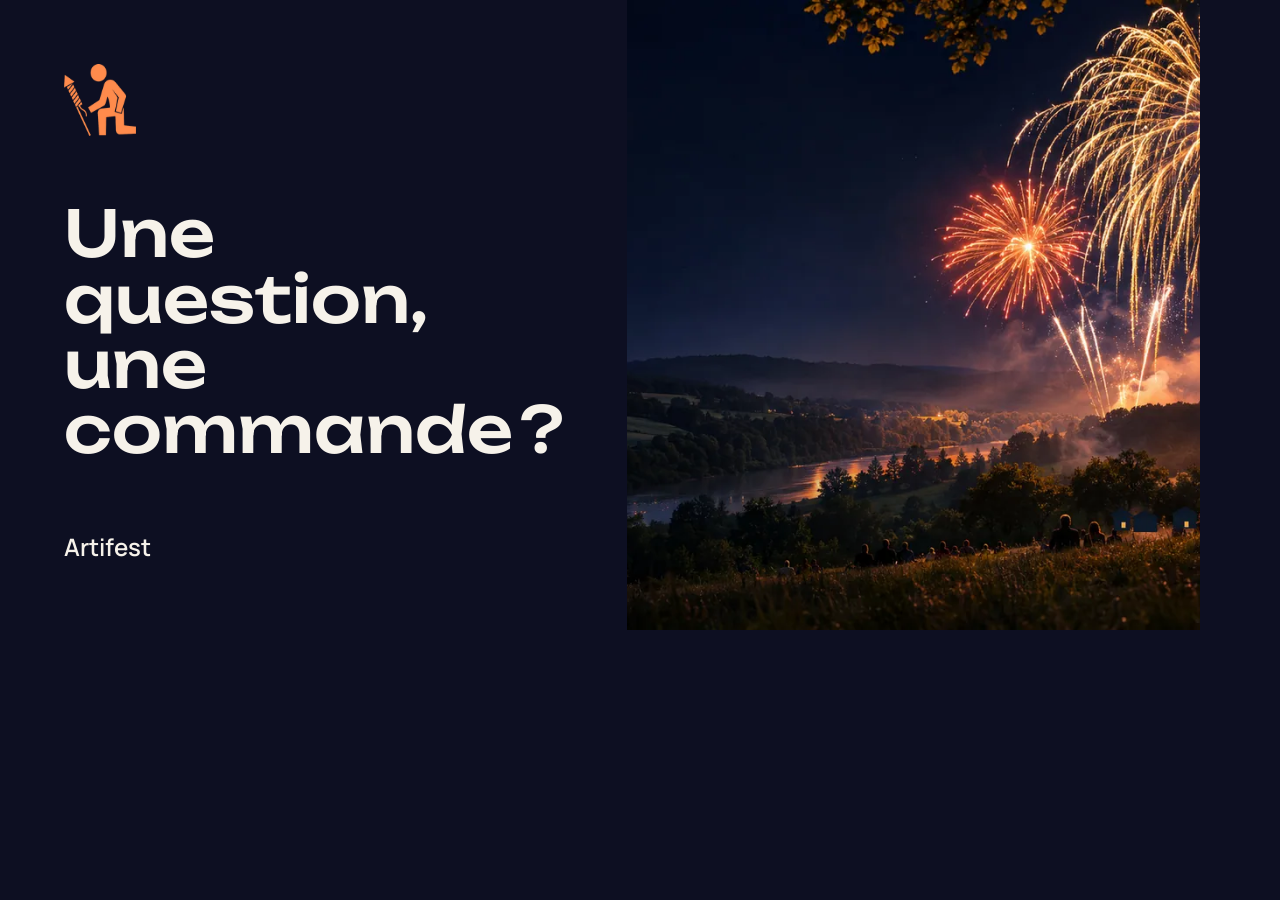
<file: _partage/contact-fr.html>
<!doctype html>
<html lang="fr"><head><meta charset="utf-8">
<link rel="stylesheet" href="/assets/css/socle.css"><link rel="stylesheet" href="/assets/css/site.css">
<style>:root{--fond:#0d0f22;--texte:#f6f2ea}
html,body{margin:0;width:1200px;height:630px;overflow:hidden;background:var(--fond);color:var(--texte)}
.carte{display:grid;grid-template-columns:1fr 1fr;width:1200px;height:630px}
.carte-texte{display:flex;flex-direction:column;justify-content:space-between;padding:64px}
.carte-texte img{width:72px;height:72px}
.carte-titre{font-family:var(--police-titres);font-size:64px;line-height:1.02;margin:0;text-wrap:balance}
.carte-nom{font-size:24px;font-weight:600;margin:0}
.carte-image{background:center/cover no-repeat}</style>
</head><body>
<div class="carte">
  <div class="carte-texte">
    <img src="/assets/images/picto-nuit.webp" alt="">
    <p class="carte-titre">Une question, une commande ?</p>
    <p class="carte-nom">Artifest</p>
  </div>
  <div class="carte-image" style="background-image:url('/assets/images/grok/contact-ouverture-1280.webp')"></div>
</div>
</body></html>
</file>
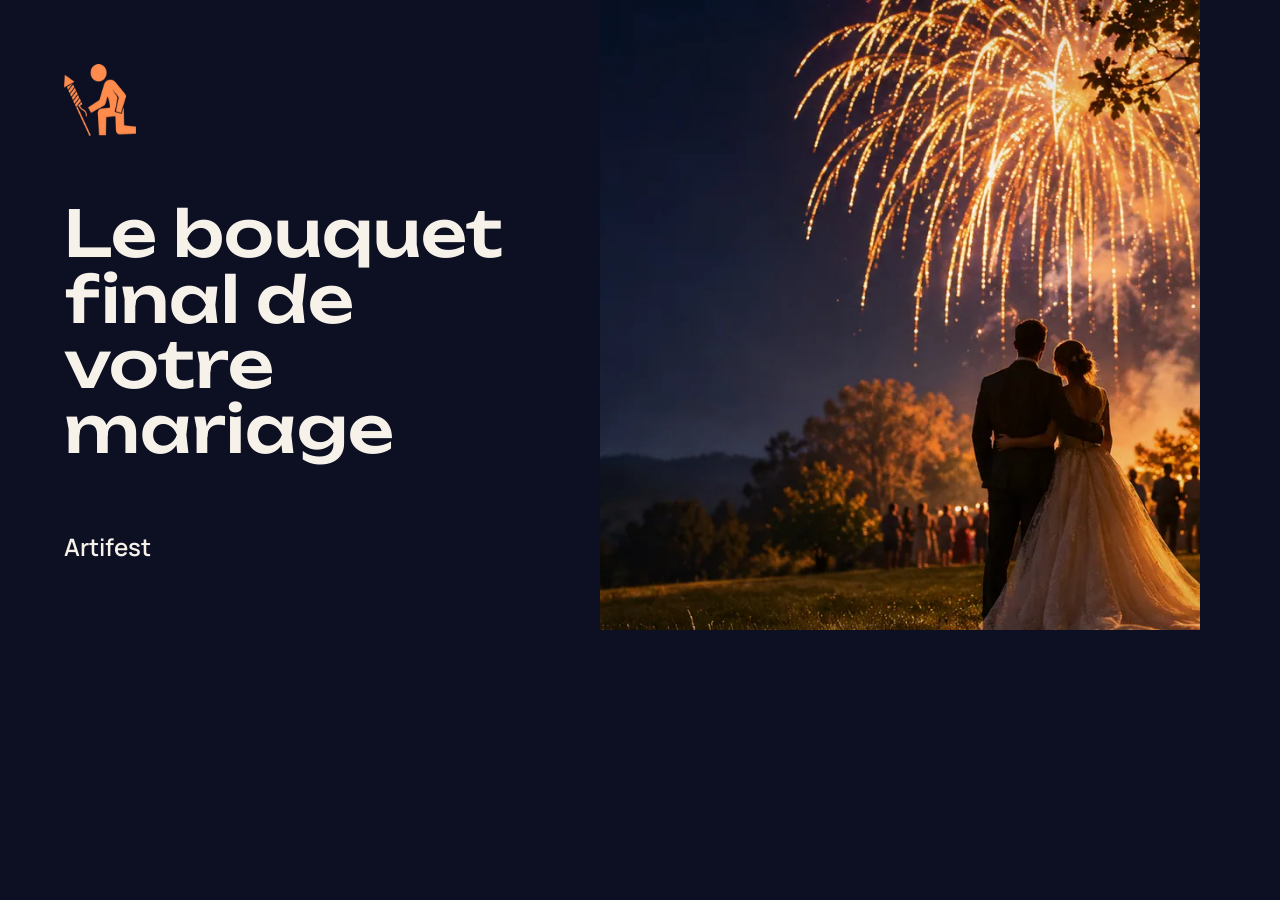
<file: _partage/mariage-fr.html>
<!doctype html>
<html lang="fr"><head><meta charset="utf-8">
<link rel="stylesheet" href="/assets/css/socle.css"><link rel="stylesheet" href="/assets/css/site.css">
<style>:root{--fond:#0d0f22;--texte:#f6f2ea}
html,body{margin:0;width:1200px;height:630px;overflow:hidden;background:var(--fond);color:var(--texte)}
.carte{display:grid;grid-template-columns:1fr 1fr;width:1200px;height:630px}
.carte-texte{display:flex;flex-direction:column;justify-content:space-between;padding:64px}
.carte-texte img{width:72px;height:72px}
.carte-titre{font-family:var(--police-titres);font-size:64px;line-height:1.02;margin:0;text-wrap:balance}
.carte-nom{font-size:24px;font-weight:600;margin:0}
.carte-image{background:center/cover no-repeat}</style>
</head><body>
<div class="carte">
  <div class="carte-texte">
    <img src="/assets/images/picto-nuit.webp" alt="">
    <p class="carte-titre">Le bouquet final de votre mariage</p>
    <p class="carte-nom">Artifest</p>
  </div>
  <div class="carte-image" style="background-image:url('/assets/images/grok/mariage-ouverture-1280.webp')"></div>
</div>
</body></html>
</file>
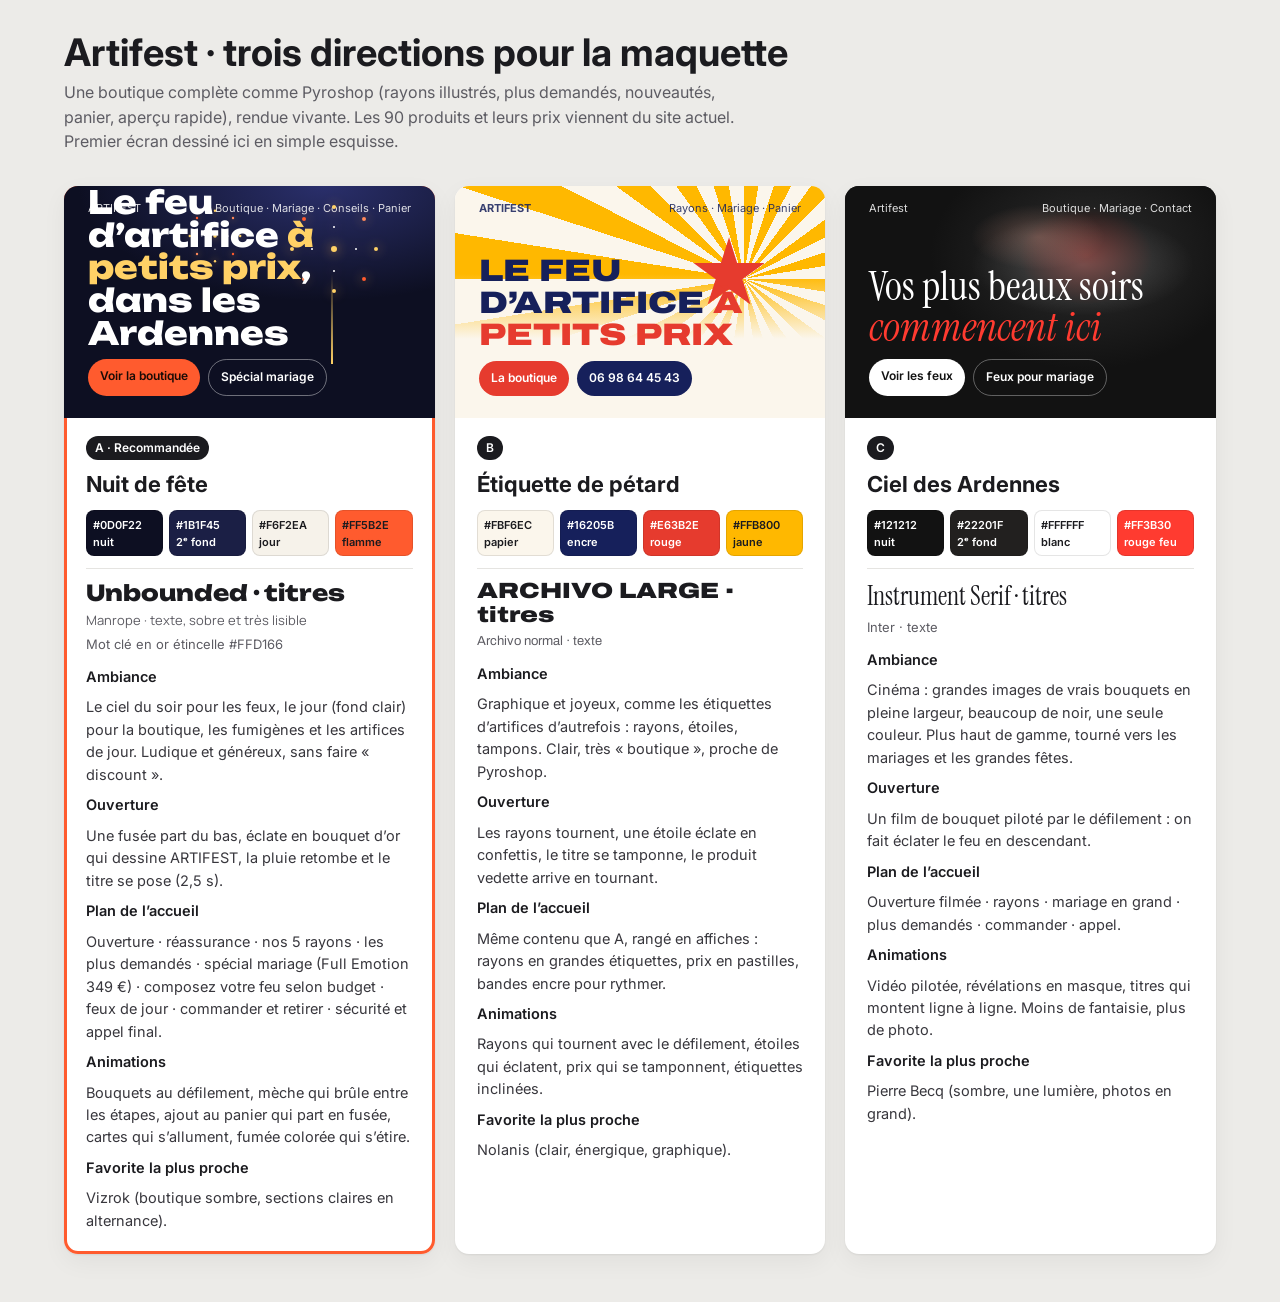
<file: _suivi/directions.html>
<!DOCTYPE html>
<html lang="fr">
<head>
<meta charset="utf-8">
<meta name="viewport" content="width=device-width, initial-scale=1">
<title>Artifest · directions</title>
<link rel="preconnect" href="https://fonts.googleapis.com">
<link href="https://fonts.googleapis.com/css2?family=Unbounded:wght@500;800&family=Manrope:wght@400;600;800&family=Archivo:wdth,wght@62..125,400;62..125,900&family=Instrument+Serif:ital@0;1&family=Inter:wght@400;600&display=swap" rel="stylesheet">
<style>
/* VOICE  planche de travail pour choisir une direction, claire et concrète
   IDEA   trois petites affiches de premier écran, côte à côte
   PICTURE chaque direction montre son premier écran dessiné en CSS
   COLOUR fond neutre gris chaud, les couleurs viennent des directions
   TYPE   Inter pour la planche, les polices des directions dans leurs cartes */
:root{color-scheme:light;--bg:#ecebe8;--ink:#1b1b1f;--mute:#5d5c63}
*{box-sizing:border-box;min-width:0}
body{margin:0;background:var(--bg);color:var(--ink);font:16px/1.55 Inter,system-ui,sans-serif;overflow-x:clip}
header{padding:32px max(5vw,16px) 8px;max-width:1320px;margin:auto}
h1{font-size:clamp(26px,3vw,38px);line-height:1.1;margin:0 0 6px;text-wrap:balance}
header p{margin:0;color:var(--mute);max-width:70ch}
.grid{display:grid;grid-template-columns:repeat(3,minmax(0,1fr));gap:20px;padding:24px max(5vw,16px) 48px;max-width:1320px;margin:auto}
@media(max-width:1000px){.grid{grid-template-columns:minmax(0,1fr)}}
.card{background:#fff;border-radius:14px;overflow:hidden;box-shadow:0 1px 2px #0001,0 8px 24px #0000000d;display:flex;flex-direction:column}
.mock{position:relative;aspect-ratio:16/10;overflow:hidden;padding:22px 24px;display:flex;flex-direction:column;justify-content:flex-end;gap:10px}
.mock .nav{position:absolute;top:14px;left:24px;right:24px;display:flex;justify-content:space-between;font-size:11px;opacity:.85}
.mock .t{margin:0;line-height:1.02;position:relative}
.mock .btns{display:flex;gap:8px;position:relative;flex-wrap:wrap}
.mock .b{font-size:12px;padding:8px 12px;border-radius:999px;font-weight:600}
.body{padding:18px 22px 22px;display:flex;flex-direction:column;gap:12px}
.lab{display:inline-block;font-size:12px;font-weight:600;padding:3px 9px;border-radius:999px;background:#1b1b1f;color:#fff;align-self:flex-start}
h2{margin:0;font-size:22px;line-height:1.15}
.sw{display:grid;grid-template-columns:repeat(4,minmax(0,1fr));gap:6px}
.sw div{border-radius:8px;height:46px;display:flex;align-items:flex-end;padding:4px 6px;font-size:11px;font-weight:600;border:1px solid #0000001a}
.fonts{display:grid;gap:4px;border-top:1px solid #e5e4e1;padding-top:10px}
.fonts span{font-size:13px;color:var(--mute)}
dl{margin:0;display:grid;gap:8px;font-size:14.5px}
dt{font-weight:600}
dd{margin:0;color:#38373d}
/* A · Nuit de fête */
.a{background:radial-gradient(120% 90% at 70% 0%,#2a2f6b 0%,#0d0f22 55%);color:#fff}
.a .t{font-family:Unbounded,sans-serif;font-weight:800;font-size:clamp(22px,2.6vw,32px)}
.a .t em{font-style:normal;color:#ffd166}
.a .b1{background:#ff5b2e;color:#1a0b06}.a .b2{border:1px solid #fff6;color:#fff}
.burst{position:absolute;width:6px;height:6px;border-radius:50%;background:#ffd166;box-shadow:0 -42px 0 -1px #ffd166,30px -30px 0 -1px #ff8a5b,42px 0 0 -1px #ffd166,30px 30px 0 -1px #ff5b2e,0 42px 0 -1px #ffd166,-30px 30px 0 -1px #ff8a5b,-42px 0 0 -1px #ffd166,-30px -30px 0 -1px #ff5b2e,0 -22px 0 -2px #fff,22px 0 0 -2px #fff,0 22px 0 -2px #fff,-22px 0 0 -2px #fff;filter:drop-shadow(0 0 6px #ffb347)}
.trail{position:absolute;width:2px;height:90px;background:linear-gradient(#ffd16600,#ffd166);left:72%;top:38%}
/* B · Étiquette de pétard */
.bb{background:repeating-conic-gradient(from 0deg at 78% 40%,#ffb800 0 9deg,#fbf6ec 9deg 18deg);color:#16205b}
.bb::before{content:"";position:absolute;inset:auto 0 0 0;height:62%;background:linear-gradient(#fbf6ec00,#fbf6ec 45%)}
.bb .t{font-family:Archivo,sans-serif;font-weight:900;font-stretch:125%;font-size:clamp(22px,2.5vw,31px);text-transform:uppercase}
.bb .t em{font-style:normal;color:#e63b2e}
.bb .b1{background:#e63b2e;color:#fff}.bb .b2{background:#16205b;color:#fff}
.star{position:absolute;right:16%;top:22%;width:74px;height:74px;background:#e63b2e;clip-path:polygon(50% 0,61% 35%,98% 35%,68% 57%,79% 91%,50% 70%,21% 91%,32% 57%,2% 35%,39% 35%);display:grid;place-items:center}
/* C · Ciel des Ardennes */
.c{background:radial-gradient(60% 70% at 65% 30%,#ff3b3055 0%,#ffffff10 30%,#121212 70%),#121212;color:#fff}
.c .t{font-family:"Instrument Serif",serif;font-size:clamp(28px,3.2vw,42px);font-weight:400}
.c .t em{color:#ff3b30}
.c .b1{background:#fff;color:#121212}.c .b2{border:1px solid #fff5;color:#fff}
.smoke{position:absolute;inset:0;background:radial-gradient(30% 22% at 64% 34%,#fff3,transparent),radial-gradient(18% 14% at 52% 22%,#ffb19b44,transparent)}
.rec{outline:3px solid #ff5b2e;outline-offset:-3px}
</style>
</head>
<body>
<header>
<h1>Artifest · trois directions pour la maquette</h1>
<p>Une boutique complète comme Pyroshop (rayons illustrés, plus demandés, nouveautés, panier, aperçu rapide), rendue vivante. Les 90 produits et leurs prix viennent du site actuel. Premier écran dessiné ici en simple esquisse.</p>
</header>
<main class="grid">

<article class="card rec">
<div class="mock a">
<div class="nav"><span>ARTIFEST</span><span>Boutique · Mariage · Conseils · Panier</span></div>
<div class="trail"></div><div class="burst" style="left:72%;top:26%"></div><div class="burst" style="left:40%;top:20%;transform:scale(.6)"></div>
<p class="t">Le feu d’artifice <em>à petits prix</em>, dans les Ardennes</p>
<div class="btns"><span class="b b1">Voir la boutique</span><span class="b b2">Spécial mariage</span></div>
</div>
<div class="body">
<span class="lab">A · Recommandée</span>
<h2>Nuit de fête</h2>
<div class="sw">
<div style="background:#0d0f22;color:#fff">#0D0F22<br>nuit</div>
<div style="background:#1b1f45;color:#fff">#1B1F45<br>2ᵉ fond</div>
<div style="background:#f6f2ea">#F6F2EA<br>jour</div>
<div style="background:#ff5b2e">#FF5B2E<br>flamme</div>
</div>
<div class="fonts"><b style="font:800 22px Unbounded">Unbounded · titres</b><span style="font-family:Manrope">Manrope · texte, sobre et très lisible</span><span>Mot clé en or étincelle #FFD166</span></div>
<dl>
<dt>Ambiance</dt><dd>Le ciel du soir pour les feux, le jour (fond clair) pour la boutique, les fumigènes et les artifices de jour. Ludique et généreux, sans faire « discount ».</dd>
<dt>Ouverture</dt><dd>Une fusée part du bas, éclate en bouquet d’or qui dessine ARTIFEST, la pluie retombe et le titre se pose (2,5 s).</dd>
<dt>Plan de l’accueil</dt><dd>Ouverture · réassurance · nos 5 rayons · les plus demandés · spécial mariage (Full Emotion 349 €) · composez votre feu selon budget · feux de jour · commander et retirer · sécurité et appel final.</dd>
<dt>Animations</dt><dd>Bouquets au défilement, mèche qui brûle entre les étapes, ajout au panier qui part en fusée, cartes qui s’allument, fumée colorée qui s’étire.</dd>
<dt>Favorite la plus proche</dt><dd>Vizrok (boutique sombre, sections claires en alternance).</dd>
</dl>
</div>
</article>

<article class="card">
<div class="mock bb">
<div class="nav"><span><b>ARTIFEST</b></span><span>Rayons · Mariage · Panier</span></div>
<div class="star"></div>
<p class="t">Le feu d’artifice <em>à petits prix</em></p>
<div class="btns"><span class="b b1">La boutique</span><span class="b b2">06 98 64 45 43</span></div>
</div>
<div class="body">
<span class="lab">B</span>
<h2>Étiquette de pétard</h2>
<div class="sw">
<div style="background:#fbf6ec">#FBF6EC<br>papier</div>
<div style="background:#16205b;color:#fff">#16205B<br>encre</div>
<div style="background:#e63b2e;color:#fff">#E63B2E<br>rouge</div>
<div style="background:#ffb800">#FFB800<br>jaune</div>
</div>
<div class="fonts"><b style="font:900 22px Archivo;font-stretch:125%">ARCHIVO LARGE · titres</b><span style="font-family:Archivo">Archivo normal · texte</span></div>
<dl>
<dt>Ambiance</dt><dd>Graphique et joyeux, comme les étiquettes d’artifices d’autrefois : rayons, étoiles, tampons. Clair, très « boutique », proche de Pyroshop.</dd>
<dt>Ouverture</dt><dd>Les rayons tournent, une étoile éclate en confettis, le titre se tamponne, le produit vedette arrive en tournant.</dd>
<dt>Plan de l’accueil</dt><dd>Même contenu que A, rangé en affiches : rayons en grandes étiquettes, prix en pastilles, bandes encre pour rythmer.</dd>
<dt>Animations</dt><dd>Rayons qui tournent avec le défilement, étoiles qui éclatent, prix qui se tamponnent, étiquettes inclinées.</dd>
<dt>Favorite la plus proche</dt><dd>Nolanis (clair, énergique, graphique).</dd>
</dl>
</div>
</article>

<article class="card">
<div class="mock c">
<div class="smoke"></div>
<div class="nav"><span>Artifest</span><span>Boutique · Mariage · Contact</span></div>
<p class="t">Vos plus beaux soirs <em>commencent ici</em></p>
<div class="btns"><span class="b b1">Voir les feux</span><span class="b b2">Feux pour mariage</span></div>
</div>
<div class="body">
<span class="lab">C</span>
<h2>Ciel des Ardennes</h2>
<div class="sw">
<div style="background:#121212;color:#fff">#121212<br>nuit</div>
<div style="background:#22201f;color:#fff">#22201F<br>2ᵉ fond</div>
<div style="background:#ffffff">#FFFFFF<br>blanc</div>
<div style="background:#ff3b30;color:#fff">#FF3B30<br>rouge feu</div>
</div>
<div class="fonts"><b style="font:400 26px 'Instrument Serif'">Instrument Serif · titres</b><span style="font-family:Inter">Inter · texte</span></div>
<dl>
<dt>Ambiance</dt><dd>Cinéma : grandes images de vrais bouquets en pleine largeur, beaucoup de noir, une seule couleur. Plus haut de gamme, tourné vers les mariages et les grandes fêtes.</dd>
<dt>Ouverture</dt><dd>Un film de bouquet piloté par le défilement : on fait éclater le feu en descendant.</dd>
<dt>Plan de l’accueil</dt><dd>Ouverture filmée · rayons · mariage en grand · plus demandés · commander · appel.</dd>
<dt>Animations</dt><dd>Vidéo pilotée, révélations en masque, titres qui montent ligne à ligne. Moins de fantaisie, plus de photo.</dd>
<dt>Favorite la plus proche</dt><dd>Pierre Becq (sombre, une lumière, photos en grand).</dd>
</dl>
</div>
</article>
</main>
</body>
</html>
</file>
<file: assets/css/socle.css>
/* Socle : règles communes à toutes les maquettes. Le style du projet va dans site.css.
   Les couleurs et polices du projet se règlent par les variables ci-dessous (redéfinies dans site.css). */
:root {
  --police-titres: Georgia, 'Times New Roman', serif;
  --police-texte: system-ui, -apple-system, 'Segoe UI', Roboto, sans-serif;
  --accent: #b3361f;
  --texte-doux: color-mix(in srgb, var(--texte) 78%, var(--fond));
  --ligne: color-mix(in srgb, var(--texte) 18%, var(--fond));
  --gouttiere: clamp(16px, 4vw, 48px);
  --largeur: 1240px;
  --rayon: 6px;
  --duree: .7s;
  --courbe: cubic-bezier(.22, 1, .36, 1);
}

*, *::before, *::after { box-sizing: border-box; }
html { -webkit-text-size-adjust: 100%; text-size-adjust: 100%; }
body {
  font-family: var(--police-texte); font-size: clamp(1rem, .96rem + .2vw, 1.125rem); line-height: 1.6;
  padding-bottom: var(--barres-h); overflow-x: clip;
}
img, picture, video, canvas, svg { display: block; max-width: 100%; }
img, video { height: auto; }
h1, h2, h3, h4 { font-family: var(--police-titres); line-height: 1.08; margin: 0 0 .5em; text-wrap: balance; font-weight: 600; }
p, li, dd, figcaption { text-wrap: pretty; }
p { margin: 0 0 1em; }
a { color: inherit; }
a[href^="mailto:"] { overflow-wrap: anywhere; }
button, input, select, textarea { font: inherit; color: inherit; }
button { cursor: pointer; }
:where(a, button, input, select, textarea, summary, [tabindex]) { -webkit-tap-highlight-color: transparent; }
:focus { outline: none; }
:focus-visible { outline: 3px solid var(--accent); outline-offset: 3px; border-radius: 2px; }
[id] { scroll-margin-top: calc(var(--entete-h) + 12px); scroll-margin-bottom: calc(var(--barres-h) + 12px); }
/* Lien profond vers une scène qui cache l'en-tête : elle arrive tout en haut de l'écran (comme aller() du socle). */
html.js:not(.secours) :is([data-entete-cache], [data-entete-cache] [id], [data-fx="plein-ecran"], [data-fx="plein-ecran"] [id]) { scroll-margin-top: 0; }
[hidden] { display: none !important; }

.visuellement-cache {
  position: absolute !important; width: 1px; height: 1px; padding: 0; margin: -1px;
  overflow: hidden; clip: rect(0 0 0 0); white-space: nowrap; border: 0;
}
.evitement {
  position: fixed; left: 12px; top: 12px; z-index: 1000; padding: 12px 16px; background: var(--texte); color: var(--fond);
  transform: translateY(-160%); text-decoration: none;
}
.evitement:focus-visible { transform: none; }
.conteneur { width: min(100% - 2 * var(--gouttiere), var(--largeur)); margin-inline: auto; }
.chiffres { font-variant-numeric: tabular-nums; }

/* Boutons : zones tactiles d'au moins 44 px. */
.bouton {
  display: inline-flex; align-items: center; justify-content: center; gap: .5em;
  min-height: 48px; min-width: 44px; padding: .7em 1.4em; border-radius: 999px;
  background: var(--accent); color: var(--fond); text-decoration: none; font-weight: 600; border: 0;
  line-height: 1.2; text-align: center;
}
.bouton--contour { background: transparent; color: inherit; box-shadow: inset 0 0 0 2px currentColor; }
.bouton[disabled] { opacity: .55; cursor: not-allowed; }

/* Apparitions : cachées par le style critique jusqu'à .vu, jamais recachées. */
html.js:not(.secours):not([data-arrivee="retour"]) [data-anime]:not([data-anime="gsap"]) {
  transform: translate3d(0, 1.2rem, 0);
  transition: opacity var(--duree) var(--courbe) var(--delai, 0s), transform var(--duree) var(--courbe) var(--delai, 0s);
}
html.js:not(.secours):not([data-arrivee="retour"]) [data-anime]:not([data-anime="gsap"]).vu { transform: none; }

/* Bibliothèque d'effets (effets.js). Apparitions : le bloc lui-même ne glisse pas, ce sont ses parties qui arrivent.
   Mêmes conditions que les apparitions : en secours, au retour et sans JavaScript, état final direct.
   Les transitions ne valent que pendant l'arrivée (.fx-fini ensuite) : celles du projet reprennent la main. */
html.js:not(.secours):not([data-arrivee="retour"]) :is([data-anime="lignes"], [data-anime="mots"], [data-anime="lettres"], [data-anime="cascade"]):not([data-anime="gsap"]) {
  transform: none; transition: opacity .25s linear var(--delai, 0s);
}
/* Masques des lignes : découpe par clip-path, débordante en haut et sur les côtés (accents), un peu en bas (jambages),
   au lieu d'un overflow et de marges : la mise en page ne change pas d'un pixel pendant la découpe. La ligne part
   d'assez bas (135 %) pour rester invisible malgré le débord du bas. */
.fx-ligne-mask { overflow: visible !important; clip-path: inset(-.4em -.6em -.2em -.6em); }
html.js:not(.secours):not([data-arrivee="retour"]) [data-anime="lignes"] .fx-ligne {
  transform: translate3d(0, 135%, 0); transition: transform 1s var(--courbe) calc(var(--delai, 0s) + var(--i, 0) * 90ms);
}
html.js:not(.secours):not([data-arrivee="retour"]) [data-anime="lignes"].vu .fx-ligne { transform: none; }
html.js:not(.secours):not([data-arrivee="retour"]) [data-anime="mots"] .fx-mot {
  opacity: 0; transform: translate3d(0, .5em, 0);
  transition: opacity .6s var(--courbe) calc(var(--delai, 0s) + var(--i, 0) * 35ms), transform .7s var(--courbe) calc(var(--delai, 0s) + var(--i, 0) * 35ms);
}
html.js:not(.secours):not([data-arrivee="retour"]) [data-anime="mots"].vu .fx-mot { opacity: 1; transform: none; }
/* Lettres : chaque mot reste d'un bloc (jamais coupé en fin de ligne), les lettres basculent en place. */
[data-anime="lettres"] :is(.fx-mot-l, .fx-lettre) { display: inline-block; }
html.js:not(.secours):not([data-arrivee="retour"]) [data-anime="lettres"] .fx-lettre {
  opacity: 0; transform: translate3d(0, .55em, 0) rotate(12deg); transform-origin: 0 100%;
  transition: opacity .5s var(--courbe) calc(var(--delai, 0s) + var(--i, 0) * 18ms), transform .8s var(--courbe) calc(var(--delai, 0s) + var(--i, 0) * 18ms);
}
html.js:not(.secours):not([data-arrivee="retour"]) [data-anime="lettres"].vu .fx-lettre { opacity: 1; transform: none; }
html.js:not(.secours):not([data-arrivee="retour"]) [data-anime="cascade"] > * { opacity: 0; transform: translate3d(0, 1.8rem, 0); }
html.js:not(.secours):not([data-arrivee="retour"]) [data-anime="cascade"]:not(.fx-fini) > * {
  transition: opacity .7s var(--courbe) calc(var(--delai, 0s) + var(--i, 0) * 80ms), transform .9s var(--courbe) calc(var(--delai, 0s) + var(--i, 0) * 80ms);
}
html.js:not(.secours):not([data-arrivee="retour"]) [data-anime="cascade"].vu > * { opacity: 1; transform: none; }
/* Rideau : règle aussi précise que celle des apparitions (sinon sa transition de découpe serait écrasée). */
html.js:not(.secours):not([data-arrivee="retour"]) [data-anime="rideau"]:not([data-anime="gsap"]) {
  transform: none; clip-path: inset(0 0 100% 0);
}
html.js:not(.secours):not([data-arrivee="retour"]) [data-anime="rideau"]:not([data-anime="gsap"]):not(.fx-fini) {
  transition: opacity .25s linear var(--delai, 0s), clip-path 1.2s cubic-bezier(.77, 0, .18, 1) var(--delai, 0s);
}
html.js:not(.secours):not([data-arrivee="retour"]) [data-anime="rideau"]:not([data-anime="gsap"]).vu { clip-path: inset(0 0 0 0); }
html.js:not(.secours):not([data-arrivee="retour"]) [data-anime="rideau"]:not([data-fx]) > :is(picture, video) { transform: scale(1.14); }
html.js:not(.secours):not([data-arrivee="retour"]) [data-anime="rideau"]:not([data-fx]):not(.fx-fini) > :is(picture, video) { transition: transform 1.6s var(--courbe) var(--delai, 0s); }
html.js:not(.secours):not([data-arrivee="retour"]) [data-anime="rideau"].vu:not([data-fx]) > :is(picture, video) { transform: none; }
/* Effets liés au défilement : l'image déplacée par GSAP n'a aucune transition CSS (une seule source par propriété). */
[data-fx="parallaxe"] > :is(picture, video, img), [data-fx="zoom"] > :is(picture, video, img) { transition: none; }
/* WebGL « onde » : le canvas, calé sur l'image, n'est visible que pendant le mouvement ; au repos, l'image d'origine, nette. */
[data-fx="onde"] { position: relative; }
.fx-onde { position: absolute; left: 0; top: 0; width: 100%; height: 100%; pointer-events: none; opacity: 0; transition: opacity .3s linear; }
.fx-onde--actif { opacity: 1; transition-duration: .12s; }
/* Image qui s'ouvre en plein écran : section haute, cadre collant en haut de l'écran (sticky, pas d'épinglage GSAP).
   En secours et sans JavaScript : image entière dans une section normale (règles [data-collant]). */
html.js:not(.secours) [data-fx="plein-ecran"] { position: relative; height: var(--fx-longueur, 260svh); }
html.js:not(.secours) [data-fx="plein-ecran"] > [data-collant] { position: sticky; top: 0; height: 100vh; height: 100svh; overflow: hidden; }
[data-fx="plein-ecran"] > [data-collant] > .media, [data-fx="plein-ecran"] [data-fx-cible] { width: 100%; height: 100%; border-radius: 0; }
:is(html.secours, html:not(.js)) [data-fx="plein-ecran"] [data-fx-cible] { height: 100svh; }
/* Mots géants : la rangée garde sa largeur (mots répétés au besoin) et ne sort jamais de son bandeau.
   En secours et sans JavaScript, les mots passent à la ligne : rien n'est coupé. */
[data-fx="mots-geants"] { overflow: hidden; overflow: clip; }
[data-fx="mots-geants"] [data-fx-rangee] { width: max-content; white-space: nowrap; margin: 0; }
:is(html.secours, html:not(.js)) [data-fx="mots-geants"] { overflow: visible; }
:is(html.secours, html:not(.js)) [data-fx="mots-geants"] [data-fx-rangee] { width: auto; white-space: normal; line-height: 1.2; }
/* Inclinaison selon la vitesse : GSAP seul tient la transformation (pas de transition CSS sur transform). */
[data-fx="vitesse"], [data-fx="mots-geants"] [data-fx-rangee] { transition-property: opacity, color, background-color, border-color, box-shadow !important; }

/* Effets au survol : au premier survol, GSAP prend la main sur la transformation (classe fx-survol) :
   plus aucune transition CSS sur transform pour cet élément. */
.fx-survol { transition-property: opacity, color, background-color, border-color, box-shadow !important; }

[data-boucle-css].hors-ecran, [data-boucle-css].hors-ecran *, [data-boucle-css].en-pause, [data-boucle-css].en-pause * { animation-play-state: paused !important; }

/* En-tête : opaque, jamais coupé, se cache en descendant. */
[data-entete] {
  position: fixed; inset: 0 0 auto; z-index: 800; background: var(--fond);
  border-bottom: 1px solid var(--ligne); transition: transform .35s var(--courbe);
}
html.entete-cache [data-entete], html.scene-sans-entete:not(.menu-ouvert) [data-entete] { transform: translateY(-100%); }
.entete-rangee {
  display: flex; align-items: center; gap: clamp(8px, 2vw, 28px);
  min-height: 64px; padding: 8px var(--gouttiere); max-width: calc(var(--largeur) + 2 * var(--gouttiere)); margin-inline: auto;
}
.entete-logo { display: inline-flex; align-items: center; gap: .6em; min-height: 44px; text-decoration: none; font-weight: 700; flex: none; }
.entete-logo img { width: 36px; height: 36px; }
[data-nav] { flex: 1 1 auto; min-width: 0; display: flex; justify-content: flex-end; }
[data-nav] ul { display: flex; gap: clamp(12px, 2vw, 28px); list-style: none; margin: 0; padding: 0; min-width: 0; overflow: hidden; white-space: nowrap; }
/* Un lien de navigation ne passe jamais à la ligne : sinon il « tient » sur deux lignes et le relais
   (deuxième rangée, bouton Menu) ne se déclenche pas. */
[data-nav] a { display: inline-flex; align-items: center; min-height: 44px; text-decoration: none; white-space: nowrap; }
[data-nav] a[aria-current] { text-decoration: underline; text-underline-offset: .35em; text-decoration-thickness: 2px; }
.entete-actions { display: flex; align-items: center; gap: 8px; flex: none; }
.entete-actions .bouton { min-height: 44px; padding-inline: 1.1em; }
.entete-langue { display: inline-flex; align-items: center; justify-content: center; min-width: 44px; min-height: 44px; text-decoration: none; font-weight: 600; text-transform: uppercase; }
[data-menu-bouton] { display: none; min-height: 44px; min-width: 44px; padding: 0 14px; border: 0; border-radius: 999px; background: var(--texte); color: var(--fond); font-weight: 600; }
html.nav-compacte [data-nav] { display: none; }
html.nav-compacte [data-menu-bouton] { display: inline-flex; align-items: center; }
html.nav-compacte .entete-actions { margin-left: auto; }
/* Dès 900 px, les liens qui ne tiennent pas à côté du logo passent sur une deuxième rangée (entete.js) :
   jamais le bouton Menu seul sur ordinateur. L'en-tête est plus haut : --entete-h suit (mesures.js). */
html.nav-deux-rangees .entete-rangee { flex-wrap: wrap; row-gap: 0; }
html.nav-deux-rangees [data-nav] { order: 3; flex: 1 0 100%; justify-content: flex-start; border-top: 1px solid var(--ligne); }
html.nav-deux-rangees .entete-actions { margin-left: auto; }
html.nav-deux-lignes [data-nav] ul { flex-wrap: wrap; row-gap: 0; column-gap: clamp(12px, 1.6vw, 24px); }
@media (max-width: 520px) { .entete-actions .bouton { display: none; } }

/* Sans JavaScript : l'en-tête reste dans le flux (sa hauteur n'est pas mesurée, rien ne passe dessous).
   Dès 900 px, les liens passent à la ligne sous le logo ; en dessous, un lien Menu ouvre le menu plein écran
   par son ancre (#menu:target) et un lien Fermer le referme. */
.menu-sansjs, .menu-sansjs-fermer { display: none; }
html:not(.js) { --entete-h: 0px; }
html:not(.js) [data-entete] { position: relative; }
@media (min-width: 900px) {
  html:not(.js) .entete-rangee { flex-wrap: wrap; row-gap: 0; }
  html:not(.js) [data-nav] { order: 3; flex: 1 0 100%; justify-content: flex-start; }
  html:not(.js) [data-nav] ul { flex-wrap: wrap; column-gap: clamp(12px, 2vw, 28px); row-gap: 0; }
  html:not(.js) .entete-actions { margin-left: auto; }
}
@media (max-width: 899px) {
  html:not(.js) [data-nav] { display: none; }
  html:not(.js) .entete-actions { margin-left: auto; }
  html:not(.js) .menu-sansjs {
    display: inline-flex; align-items: center; min-height: 44px; min-width: 44px; padding: 0 14px; border-radius: 999px;
    background: var(--texte); color: var(--fond); font-weight: 600; text-decoration: none;
  }
}
html:not(.js) #menu:target { z-index: 810; visibility: visible; opacity: 1; transition: none; padding-top: 24px; }
html:not(.js) #menu:target li { opacity: 1; transform: none; transition: none; }
html:not(.js) #menu:target .menu-sansjs-fermer { display: block; margin: 0 0 16px; }
html:not(.js) .menu-sansjs-fermer a { display: inline-flex; align-items: center; min-height: 44px; font-weight: 600; }
/* Cible du lien Fermer : fixe, elle ne fait pas défiler la page quand le menu se referme. */
#menu-ferme { position: fixed; top: 0; left: 0; width: 1px; height: 1px; pointer-events: none; }
/* Sans JavaScript, la barre fixe du téléphone n'est pas mesurée : sa hauteur est réservée d'office. */
@media (max-width: 760px) { html:not(.js) { --barres-h: calc(65px + env(safe-area-inset-bottom)); } }

/* Menu : plein écran, liens qui arrivent l'un après l'autre. */
[data-menu] {
  position: fixed; inset: 0; z-index: 790; background: var(--menu-fond, var(--fond)); overflow-y: auto; overscroll-behavior: contain;
  padding: calc(var(--entete-h) + 24px) var(--gouttiere) calc(32px + var(--barres-h));
  visibility: hidden; opacity: 0; transition: opacity .3s var(--courbe), visibility 0s .3s;
}
html.menu-ouvert [data-menu] { visibility: visible; opacity: 1; transition: opacity .3s var(--courbe); }
html.menu-ouvert [data-entete] { transform: none; }
[data-menu] ul { list-style: none; margin: 0 0 32px; padding: 0; }
[data-menu] li { opacity: 0; transform: translateY(12px); transition: opacity .4s var(--courbe), transform .4s var(--courbe); transition-delay: calc(var(--i, 0) * 50ms + 80ms); }
html.menu-ouvert [data-menu] li { opacity: 1; transform: none; }
[data-menu] .menu-lien { display: flex; align-items: center; min-height: 52px; font-family: var(--police-titres); font-size: clamp(1.6rem, 7vw, 2.6rem); text-decoration: none; }
[data-menu] .menu-lien[aria-current] { color: var(--accent); }

/* Voile de transition (état de départ dans le style critique). */
[data-voile] { display: grid; place-items: center; color: var(--fond); }
.voile-contenu { display: grid; justify-items: center; gap: 12px; text-align: center; padding: var(--gouttiere); }
.voile-contenu img { width: 56px; height: 56px; }
[data-voile-libelle] { font-family: var(--police-titres); font-size: clamp(1.6rem, 5vw, 3rem); }
/* Forme « vague » : bords ondulés du voile (en haut à la montée, en bas au retrait), posés par le gabarit. */
[data-voile] .voile-vague { position: absolute; left: 0; width: 100%; height: clamp(60px, 12vh, 120px); fill: var(--voile-fond); pointer-events: none; }
[data-voile] .voile-vague--haut { bottom: calc(100% - 1px); transform-origin: 50% 100%; }
[data-voile] .voile-vague--bas { top: calc(100% - 1px); transform-origin: 50% 0; }
/* Trou qui s'ouvre dans le voile (forme « iris ») ou dans le panneau de l'intro (versObjet) :
   variables --cx, --cy (centre) et --trou (rayon), posées image par image par le socle. */
[data-voile].avec-trou, .ouverture-panneau.avec-trou {
  -webkit-mask: radial-gradient(circle at var(--cx, 50%) var(--cy, 50%), transparent var(--trou, -2px), #000 calc(var(--trou, -2px) + 1px));
          mask: radial-gradient(circle at var(--cx, 50%) var(--cy, 50%), transparent var(--trou, -2px), #000 calc(var(--trou, -2px) + 1px));
}

/* Barre fixe du téléphone : action principale et contact rapide. */
[data-barre-fixe] {
  position: fixed; inset: auto 0 0; z-index: 780; display: none; gap: 8px;
  padding: 8px var(--gouttiere) calc(8px + env(safe-area-inset-bottom)); background: var(--fond); border-top: 1px solid var(--ligne);
  transition: transform .3s var(--courbe);
}
[data-barre-fixe] .bouton { flex: 1; min-height: 48px; }
[data-barre-fixe].barre-masquee { transform: translateY(110%); }
@media (max-width: 760px) { [data-barre-fixe] { display: flex; } }

/* Écrans plein cadre et sections épinglées : tout tient dans la partie visible. */
.ecran {
  min-height: 100vh; min-height: 100svh; display: flex; flex-direction: column;
  padding-top: calc(var(--entete-h) + 16px); padding-bottom: calc(var(--barres-h) + 16px);
}
.ecran.epingle { height: 100vh; height: 100svh; min-height: 0; }
.ecran .piste { flex: 1 1 auto; min-height: 0; max-height: 820px; }

/* Scènes épinglées ou collantes du projet ([data-scene], .ecran.epingle) : en secours et sans
   JavaScript, plus rien n'est épinglé, la scène prend la hauteur de son contenu (au moins un écran) au lieu
   d'être coupée. Son cadre collant [data-collant] redevient un bloc normal. */
:is(html.secours, html:not(.js)) :is([data-scene], .ecran.epingle) { height: auto !important; min-height: 100svh; }
:is(html.secours, html:not(.js)) [data-collant] { position: relative !important; top: auto !important; height: auto !important; min-height: 100svh; }

/* Faces arrière d'un objet en 3D (verso d'une carte, dos d'un volet) : jamais visibles de dos ;
   en secours et sans JavaScript, l'objet est posé ouvert et son dos est retiré (sinon il recouvre le texte). */
[data-face="dos"] { backface-visibility: hidden; -webkit-backface-visibility: hidden; }
:is(html.secours, html:not(.js)) [data-face="dos"] { display: none !important; }

/* Écrans bas. 1366×768 et moins de 820 px de haut sur ordinateur : .masque-ecran-bas se retire (phrase
   d'introduction, surtitre, légende), pour que le premier écran et les scènes épinglées tiennent.
   Téléphone à l'horizontale et moins de 500 px de haut : .masque-ecran-tres-bas se retire aussi, et les
   écrans plein cadre se resserrent. Les tailles des titres d'ouverture se règlent dans site.css, dans les
   mêmes requêtes (@media (max-height: 820px) and (min-width: 761px), puis (max-height: 500px)). */
@media (max-height: 820px) and (min-width: 761px) { .masque-ecran-bas { display: none !important; } }
@media (max-height: 500px) {
  .masque-ecran-bas, .masque-ecran-tres-bas { display: none !important; }
  .ecran { padding-top: calc(var(--entete-h) + 8px); padding-bottom: calc(var(--barres-h) + 8px); }
}

/* Médias : cadrage réglé par --cadrage (object-position), mention des illustrations générées. */
.media { position: relative; margin: 0; overflow: hidden; border-radius: var(--rayon); background: color-mix(in srgb, var(--texte) 8%, var(--fond)); } /* jamais de case vide pendant le chargement */
.media picture { display: block; width: 100%; height: 100%; }
.media img, .media video { width: 100%; height: 100%; object-fit: cover; object-position: var(--cadrage, 50% 50%); }
@media (max-width: 760px) { .media img, .media video { object-position: var(--cadrage-mobile, var(--cadrage, 50% 50%)); } }
.mention-ia {
  position: absolute; right: 8px; bottom: 8px; z-index: 2; padding: 3px 8px; border-radius: 999px;
  background: rgba(0, 0, 0, .66); color: #fff; font: 600 12px/1.4 var(--police-texte); letter-spacing: .01em; pointer-events: none;
}

/* Formulaires. */
.champ { display: grid; gap: 6px; margin-bottom: 18px; }
.champ label { font-weight: 600; }
.champ input, .champ select, .champ textarea {
  min-height: 48px; padding: 10px 12px; border: 1px solid color-mix(in srgb, var(--texte) 45%, var(--fond)); border-radius: var(--rayon); background: var(--fond);
}
.champ [aria-invalid="true"] { border-color: #b00020; }
.champ-erreur { margin: 0; color: #b00020; font-size: .95rem; }
.mention-donnees { font-size: .9rem; color: var(--texte-doux); }
[data-message-envoi] { padding: 12px 16px; border-radius: var(--rayon); background: color-mix(in srgb, var(--accent) 12%, var(--fond)); }

/* Barre de lecture des pages longues. */
[data-barre-lecture] { position: fixed; left: 0; right: 0; top: var(--entete-h); height: 3px; z-index: 805; background: var(--accent); transform: scaleX(0); transform-origin: 0 50%; }
html.entete-cache [data-barre-lecture] { top: 0; }

/* Curseur personnalisé (souris uniquement, activé par data-curseur sur html). */
.curseur {
  position: fixed; left: -8px; top: -8px; z-index: 1001; width: 16px; height: 16px; border-radius: 50%;
  border: 2px solid var(--accent); pointer-events: none; opacity: 0; transition: opacity .2s, width .2s, height .2s, left .2s, top .2s;
}
html.curseur-actif .curseur { opacity: 1; }
.curseur.curseur-lien { width: 40px; height: 40px; left: -20px; top: -20px; }
.curseur.curseur-cache { opacity: 0 !important; }

/* Pied de page. */
.pied { padding: 56px 0 32px; border-top: 1px solid var(--ligne); }
.pied-grille { display: grid; gap: 32px; grid-template-columns: repeat(auto-fit, minmax(200px, 1fr)); }
.pied ul { list-style: none; margin: 0; padding: 0; }
.pied a, .pied button.lien { display: inline-flex; align-items: center; min-height: 44px; }
button.lien { background: none; border: 0; padding: 0; text-decoration: underline; text-underline-offset: .2em; }
.pied-bas { display: flex; flex-wrap: wrap; justify-content: space-between; gap: 12px; margin-top: 32px; font-size: .9rem; color: var(--texte-doux); }
</file>
<file: assets/js/modules/panier-en-tiroir/module.css>
/* Panier en tiroir. Identité uniquement par variables. Fermé, tout le tiroir est caché (visibility), donc hors du
   parcours clavier et des lecteurs d'écran ; sur téléphone, il monte du bas sur presque tout l'écran. */
html.pet-verrou { overflow: hidden; }
.pet__voile { position: fixed; inset: 0; z-index: 880; background: color-mix(in oklab, var(--couleur-texte) 46%, transparent); opacity: 0; visibility: hidden; transition: opacity .35s, visibility 0s .35s; }
.pet.est-ouvert .pet__voile { opacity: 1; visibility: visible; transition: opacity .35s; }

.pet__tiroir { position: fixed; top: 0; right: 0; bottom: 0; z-index: 890; display: flex; flex-direction: column; width: min(460px, 100vw); background: var(--couleur-fond); color: var(--couleur-texte);
  box-shadow: -24px 0 60px -30px color-mix(in oklab, var(--couleur-texte) 70%, transparent); transform: translateX(104%); visibility: hidden;
  transition: transform .5s cubic-bezier(.2, .8, .2, 1), visibility 0s .5s; padding-bottom: env(safe-area-inset-bottom, 0px); }
.pet.est-ouvert .pet__tiroir { transform: translateX(0); visibility: visible; transition: transform .5s cubic-bezier(.2, .8, .2, 1); }
.pet__poignee { display: none; }

.pet__tete { display: flex; align-items: center; justify-content: space-between; gap: 12px; padding: 18px 22px 10px; }
.pet__titre { font-size: clamp(1.5rem, 1.2rem + 1vw, 1.9rem); outline: none; } /* reçoit le focus à l'ouverture, sans être un contrôle */
.pet__fermer { display: grid; place-items: center; width: 44px; height: 44px; flex: none; border: 1px solid var(--couleur-ligne); border-radius: 50%; background: transparent; cursor: pointer; }
.pet__fermer svg, .pet__quantite svg { width: 18px; height: 18px; fill: none; stroke: currentColor; stroke-width: 2; stroke-linecap: round; }
.pet__fermer:hover { background: var(--couleur-texte); color: var(--couleur-fond); }

.pet__etapes { display: flex; gap: 6px; margin: 0; padding: 0 22px 12px; list-style: none; counter-reset: pet; font-size: max(12px, .8rem); color: var(--couleur-texte-doux); border-bottom: 1px solid var(--couleur-ligne); }
.pet__etapes li { counter-increment: pet; display: flex; align-items: center; gap: 6px; }
.pet__etapes li + li::before { content: ''; order: -2; width: 14px; height: 1px; background: var(--couleur-ligne); margin-right: 2px; }
.pet__etapes li::after { content: counter(pet); order: -1; display: grid; place-items: center; width: 20px; height: 20px; border-radius: 50%; border: 1px solid var(--couleur-ligne); font-size: max(12px, .7rem); }
.pet__etapes li[aria-current] { color: var(--couleur-texte); font-weight: 700; }
.pet__etapes li[aria-current]::after { background: var(--couleur-texte); color: var(--couleur-fond); border-color: var(--couleur-texte); }
.pet__etapes li.est-faite::after { content: '✓'; background: var(--couleur-secondaire); color: var(--couleur-fond); border-color: var(--couleur-secondaire); }

.pet__corps { flex: 1; min-height: 0; overflow: auto; overscroll-behavior: contain; padding: 14px 22px 18px; }
.pet__pied { display: grid; gap: 12px; padding: 14px 22px 18px; border-top: 1px solid var(--couleur-ligne); background: var(--couleur-surface); }

/* Jauge vers la livraison offerte */
.pet__livraison { display: grid; gap: 8px; padding: 2px 0 14px; }
.pet__jauge-texte { font-size: .95rem; }
.pet__jauge-texte b { color: var(--couleur-accent); }
.pet__jauge { height: 8px; border-radius: 999px; background: var(--couleur-ligne); overflow: hidden; }
.pet__jauge span { display: block; height: 100%; width: calc(var(--part) * 100%); border-radius: inherit; background: var(--couleur-accent); transition: width .6s cubic-bezier(.2, .8, .2, 1); }
.pet__jauge.est-pleine span { background: var(--couleur-secondaire); }

/* Lignes */
.pet__lignes { list-style: none; margin: 0; padding: 0; }
.pet__ligne { display: grid; grid-template-columns: 72px minmax(0, 1fr) auto; grid-template-areas: "img texte montant" "img qte suppr"; gap: 4px 14px; align-items: center; padding: 14px 0; border-top: 1px solid var(--couleur-ligne); }
.pet__vignette { grid-area: img; align-self: start; width: 72px; height: 72px; border-radius: calc(var(--rayon) * .6); object-fit: cover; background: var(--couleur-surface); }
.pet__ligne-texte { grid-area: texte; display: grid; gap: 2px; min-width: 0; }
.pet__nom { font-weight: 700; line-height: 1.25; }
.pet__options, .pet__unitaire { font-size: max(12px, .82rem); color: var(--couleur-texte-doux); }
.pet__montant { grid-area: montant; align-self: start; font-weight: 700; font-variant-numeric: tabular-nums; }
.pet__quantite { grid-area: qte; justify-self: start; display: inline-flex; align-items: center; border: 1px solid var(--couleur-ligne); border-radius: 999px; }
.pet__quantite button { display: grid; place-items: center; width: 44px; height: 44px; border: 0; border-radius: 50%; background: transparent; cursor: pointer; }
.pet__quantite button:hover { background: var(--couleur-surface); }
.pet__quantite output { min-width: 2ch; text-align: center; font-weight: 700; font-variant-numeric: tabular-nums; }
.pet__supprimer { grid-area: suppr; justify-self: end; }
.pet__lien { min-height: 44px; padding: 0 2px; border: 0; background: none; color: var(--couleur-texte-doux); text-decoration: underline; text-underline-offset: 3px; cursor: pointer; font-size: max(12px, .85rem); }
.pet__lien:hover { color: var(--couleur-texte); }
.pet__retire { display: flex; flex-wrap: wrap; align-items: center; gap: 4px 10px; margin-bottom: 10px; padding: 4px 4px 4px 14px; border-radius: var(--rayon); background: var(--couleur-surface); font-size: .92rem; }
.pet__retire .pet__lien { color: var(--couleur-accent); font-weight: 700; }
.pet__vide { display: grid; justify-items: start; gap: 16px; padding: 24px 0; color: var(--couleur-texte-doux); }

/* Choix (livraison ou retrait, paiement) */
.pet__mode { display: grid; gap: 8px; margin: 14px 0 0; padding: 0; border: 0; }
.pet__mode legend { margin-bottom: 8px; font-weight: 700; }
.pet__choix { display: flex; align-items: center; gap: 12px; min-height: 54px; padding: 8px 14px; border: 1px solid var(--couleur-ligne); border-radius: var(--rayon); cursor: pointer; transition: border-color .2s, background-color .2s; }
.pet__choix input { width: 22px; height: 22px; margin: 0; flex: none; accent-color: var(--couleur-accent); }
.pet__choix span { font-size: .95rem; color: var(--couleur-texte-doux); }
.pet__choix b { color: var(--couleur-texte); margin-right: 4px; }
.pet__choix:has(input:checked) { border-color: var(--couleur-texte); background: var(--couleur-surface); }

/* Totaux et boutons */
.pet__totaux { display: grid; gap: 4px; margin: 0; }
.pet__totaux div { display: flex; justify-content: space-between; gap: 12px; }
.pet__totaux dt { color: var(--couleur-texte-doux); }
.pet__totaux dd { margin: 0; font-variant-numeric: tabular-nums; }
.pet__total { padding-top: 6px; margin-top: 2px; border-top: 1px solid var(--couleur-ligne); font-size: 1.15rem; }
.pet__total dt, .pet__total dd { color: var(--couleur-texte); font-weight: 700; }
.pet__tva { font-size: max(12px, .8rem); }
.pet__bouton { display: inline-flex; align-items: center; justify-content: center; gap: .5em; width: 100%; min-height: 52px; padding: 0 22px; border: 1px solid var(--couleur-accent); border-radius: 999px; background: var(--couleur-accent); color: var(--couleur-sur-accent); font-weight: 700; font-size: 1.02rem; cursor: pointer; transition: filter .2s, background-color .2s; }
.pet__bouton:hover { filter: brightness(1.08); }
.pet__bouton--clair { background: transparent; color: var(--couleur-texte); border-color: var(--couleur-ligne); width: auto; }
.pet__bouton[aria-busy="true"] { cursor: progress; filter: saturate(.6); }
.pet__actions { display: flex; gap: 10px; }
.pet__actions .pet__bouton:last-child { flex: 1; }

/* Coordonnées */
.pet__form { display: grid; gap: 12px; }
.pet__duo { display: grid; grid-template-columns: 1fr 1fr; gap: 12px; }
.pet__duo--cp { grid-template-columns: 2fr 3fr; }
.pet__champ { display: grid; gap: 4px; }
.pet__champ label { font-size: .9rem; font-weight: 700; }
.pet__champ label span { font-weight: 400; color: var(--couleur-texte-doux); }
.pet__champ input { min-height: 48px; width: 100%; padding: 0 14px; border: 1px solid var(--couleur-ligne); border-radius: calc(var(--rayon) * .7); background: var(--couleur-fond); color: var(--couleur-texte); font: inherit; }
.pet__champ input:focus-visible { outline: 2px solid var(--couleur-accent); outline-offset: 1px; border-color: transparent; }
.pet__champ.est-invalide input { border-color: var(--couleur-accent); border-width: 2px; }
.pet__erreur { font-size: max(12px, .82rem); color: var(--couleur-accent); font-weight: 700; }
.pet__info { margin-top: 12px; padding: 12px 14px; border-radius: var(--rayon); background: var(--couleur-surface); font-size: .95rem; }
.pet__note { font-size: max(12px, .85rem); color: var(--couleur-texte-doux); margin-top: 12px; }
.pet__sous-titre { font-size: 1.1rem; margin: 18px 0 8px; }
.pet__resume { list-style: none; margin: 0; padding: 0; display: grid; gap: 6px; font-size: .95rem; }
.pet__resume li { display: flex; justify-content: space-between; gap: 12px; }
.pet__resume small { color: var(--couleur-texte-doux); font-size: max(12px, .8rem); }

/* Confirmation */
.pet__confirmation { display: grid; gap: 10px; padding-top: 6px; }
.pet__coche { width: 64px; height: 64px; fill: none; stroke: var(--couleur-secondaire); stroke-width: 2.5; stroke-linecap: round; stroke-linejoin: round; }
.pet__coche circle { stroke-dasharray: 151; stroke-dashoffset: 151; animation: pet-trace .7s .1s ease-out forwards; }
.pet__coche path { stroke-dasharray: 40; stroke-dashoffset: 40; animation: pet-trace .45s .6s ease-out forwards; }

@keyframes pet-trace { to { stroke-dashoffset: 0; } }
.pet__merci { font-family: var(--police-titres); font-size: 1.8rem; line-height: 1.1; }
.pet__reference { font-family: var(--police-mono); letter-spacing: .04em; }
.pet__total-final { display: flex; justify-content: space-between; padding-top: 10px; border-top: 1px solid var(--couleur-ligne); font-weight: 700; }

/* Annonce d'ajout (tiroir fermé) */
.pet__annonce { position: fixed; right: 20px; bottom: calc(var(--barres-h, 0px) + 20px); z-index: 870; display: flex; align-items: center; gap: 12px; max-width: calc(100vw - 40px); padding: 8px 8px 8px 8px; border-radius: 999px;
  background: var(--couleur-texte); color: var(--couleur-fond); box-shadow: 0 18px 40px -18px color-mix(in oklab, var(--couleur-texte) 80%, transparent);
  opacity: 0; transform: translateY(14px); visibility: hidden; transition: opacity .3s, transform .3s, visibility 0s .3s; }
.pet__annonce.est-visible { opacity: 1; transform: none; visibility: visible; transition: opacity .3s, transform .3s; }
.pet__annonce img { width: 44px; height: 44px; border-radius: 50%; object-fit: cover; }
.pet__annonce p { font-weight: 700; white-space: nowrap; overflow: hidden; text-overflow: ellipsis; }
.pet__voir { flex: none; min-height: 44px; padding: 0 18px; border: 0; border-radius: 999px; background: var(--couleur-fond); color: var(--couleur-texte); font-weight: 700; cursor: pointer; }

/* Le bouton du panier rebondit à l'ajout (sans envol) ; son compteur est une pastille. */
.pet-rebond { animation: pet-rebond .5s cubic-bezier(.3, 1.6, .5, 1); }

@keyframes pet-rebond { 0% { transform: scale(1); } 35% { transform: scale(1.14); } 100% { transform: scale(1); } }
.pet-compte { display: inline-grid; place-items: center; min-width: 1.7em; height: 1.7em; padding: 0 .35em; border-radius: 999px; background: var(--couleur-accent); color: var(--couleur-sur-accent); font-size: max(12px, .8rem); font-weight: 700; font-variant-numeric: tabular-nums; }
.pet-compte.est-vide { background: var(--couleur-ligne); color: var(--couleur-texte); }

/* Téléphone : le tiroir monte du bas, en grand ; on le referme en tirant la poignée vers le bas. */
@media (max-width: 700px) {
  .pet__tiroir { top: auto; left: 0; right: 0; width: auto; height: min(92svh, 92vh); border-radius: 20px 20px 0 0; transform: translateY(104%);
    box-shadow: 0 -20px 60px -30px color-mix(in oklab, var(--couleur-texte) 70%, transparent); }
  .pet.est-ouvert .pet__tiroir { transform: translateY(var(--tirage, 0px)); }
  .pet__tiroir.est-tire { transition: none; }
  .pet__poignee { display: grid; place-items: center; height: 22px; flex: none; touch-action: none; cursor: grab; }
  .pet__poignee span { width: 44px; height: 5px; border-radius: 999px; background: var(--couleur-ligne); }
  .pet__tete { padding: 2px 18px 10px; touch-action: none; }
  .pet__etapes, .pet__corps, .pet__pied { padding-inline: 18px; }
  .pet__annonce { left: 12px; right: 12px; bottom: calc(var(--barres-h, 0px) + 12px); }
  .pet__annonce p { flex: 1; }
  .pet__duo { grid-template-columns: 1fr; }
  /* Coordonnées et paiement : seul le total reste en pied, pour garder la place aux champs. */
  .pet__tiroir:is([data-etape="coordonnees"], [data-etape="paiement"]) .pet__totaux div:not(.pet__total) { display: none; }
  .pet__tiroir:is([data-etape="coordonnees"], [data-etape="paiement"]) .pet__total { border-top: 0; margin-top: 0; padding-top: 0; }
  .pet__duo--cp { grid-template-columns: 2fr 3fr; }
}
</file>
<file: assets/js/modules/envol-vers-le-panier/module.css>
/* Envol vers le panier : la pastille qui vole et le rebond du bouton. */
.evp { position: fixed; z-index: 820; pointer-events: none; border-radius: 4px; background: var(--couleur-surface) center / cover no-repeat;
  box-shadow: 0 0 0 3px var(--couleur-accent), 0 14px 30px color-mix(in oklab, var(--couleur-fond) 55%, transparent); will-change: transform; }
.evp--sans-image { background: radial-gradient(circle, var(--couleur-accent) 0 22%, transparent 23%), var(--couleur-secondaire); }
.est-recu { animation: evp-rebond .5s cubic-bezier(.3, 1.6, .5, 1); }

@keyframes evp-rebond { 0% { transform: scale(1); } 35% { transform: scale(1.14); } 100% { transform: scale(1); } }
</file>
<file: assets/css/site.css>
/* Artifest · direction « Nuit de fête ».
   Palette : nuit #0D0F22 (fond dominant), nuit 2 #1B1F45 (rythme), jour #F6F2EA (boutique, outils),
   flamme #FF5B2E (boutons), or #FFD166 (un mot par titre sur la nuit), braise #B5380F (accent lisible sur le jour).
   Polices : Unbounded (titres), Manrope (texte). */
@font-face { font-family: 'Unbounded'; src: url('/assets/fonts/unbounded-latin-800-normal.woff2') format('woff2'); font-weight: 800; font-display: swap; }
@font-face { font-family: 'Unbounded'; src: url('/assets/fonts/unbounded-latin-500-normal.woff2') format('woff2'); font-weight: 500; font-display: swap; }
@font-face { font-family: 'Manrope'; src: url('/assets/fonts/manrope-latin-400-normal.woff2') format('woff2'); font-weight: 400; font-display: swap; }
@font-face { font-family: 'Manrope'; src: url('/assets/fonts/manrope-latin-600-normal.woff2') format('woff2'); font-weight: 600; font-display: swap; }
@font-face { font-family: 'Manrope'; src: url('/assets/fonts/manrope-latin-800-normal.woff2') format('woff2'); font-weight: 800; font-display: swap; }
@font-face { font-family: 'Unbounded secours'; src: local('Arial Black'), local('Arial Bold'), local('Arial'); size-adjust: 104%; ascent-override: 92%; descent-override: 24%; }
@font-face { font-family: 'Manrope secours'; src: local('Arial'), local('Helvetica'); size-adjust: 101%; }

:root {
  --nuit: #0d0f22; --nuit2: #1b1f45; --jour: #f6f2ea; --encre: #15172e;
  --flamme: #ff5b2e; --or: #ffd166; --braise: #b5380f;
  --accent: var(--flamme);
  --police-titres: 'Unbounded', 'Unbounded secours', system-ui, sans-serif;
  --police-texte: 'Manrope', 'Manrope secours', system-ui, sans-serif;
  --rayon: 14px;
  --largeur: 1280px;
  /* Variables des modules de la bibliothèque. */
  --couleur-fond: var(--nuit); --couleur-texte: var(--jour); --couleur-accent: var(--flamme); --couleur-secondaire: var(--nuit2);
  --couleur-surface: #ffffff; --police-mono: ui-monospace, Menlo, monospace;
}
body { font-size: clamp(1rem, .97rem + .18vw, 1.125rem); }
h1, h2, h3 { font-weight: 800; letter-spacing: -.01em; }
h3 { font-family: var(--police-texte); font-weight: 800; letter-spacing: 0; }
::selection { background: var(--flamme); color: var(--nuit); }
.socle-sr { position: absolute !important; width: 1px; height: 1px; overflow: hidden; clip: rect(0 0 0 0); white-space: nowrap; }

/* Fonds : la nuit pour les feux, le jour pour la boutique et les outils. */
.nuit { --fond: var(--nuit); --texte: var(--jour); background: var(--nuit); color: var(--jour); }
.nuit2 { --fond: var(--nuit2); --texte: var(--jour); background: var(--nuit2); color: var(--jour); }
.jour { --fond: var(--jour); --texte: var(--encre); --accent: var(--braise); background: var(--jour); color: var(--encre); }
.jour .bouton:not(.bouton--contour) { background: var(--flamme); color: #1a0b06; }
.bouton { background: var(--flamme); color: #1a0b06; font-weight: 800; }
.bouton--contour { background: transparent; color: inherit; }
.bouton--petit { min-height: 44px; padding: .55em 1.05em; font-size: .95rem; }
.surtitre { margin: 0 0 .8em; font-weight: 800; font-size: .95rem; color: var(--or); }
.jour .surtitre { color: var(--braise); }
.titre-section { font-size: clamp(1.8rem, 1.15rem + 2.2vw, 3.2rem); line-height: 1.06; max-width: 18em; }
.lien-fleche { display: inline-flex; align-items: center; gap: .45em; min-height: 44px; font-weight: 800; text-decoration: none; color: var(--or); }
.jour .lien-fleche { color: var(--braise); }
.lien-fleche::after { content: "→"; transition: transform .3s var(--courbe); }
.lien-fleche:hover::after { transform: translateX(4px); }
.note { font-size: .92rem; color: var(--texte-doux); }
section { position: relative; }
.media { --rayon: 18px; }

/* En-tête : nuit opaque, pictogramme du logo, recherche et panier. */
[data-entete] { background: var(--nuit); color: var(--jour); border-bottom-color: rgba(246, 242, 234, .12); }
.entete-logo img { width: 40px; height: auto; }
.entete-nom { font-family: var(--police-titres); font-weight: 800; font-size: 1.15rem; letter-spacing: .04em; text-transform: uppercase; color: #ff8a4c; }
[data-nav] a { font-weight: 600; }
[data-nav] a[aria-current] { color: var(--or); }
.entete-recherche { display: inline-flex; align-items: center; justify-content: center; width: 44px; height: 44px; border-radius: 50%; color: var(--jour); }
.entete-recherche svg { width: 22px; height: 22px; fill: none; stroke: currentColor; stroke-width: 2; stroke-linecap: round; }
.entete-recherche:hover { background: rgba(246, 242, 234, .1); }
.entete-panier { position: relative; gap: .45em; }
.entete-panier svg { width: 20px; height: 20px; fill: none; stroke: currentColor; stroke-width: 2; stroke-linejoin: round; }
.pet-compte { display: inline-grid; place-items: center; min-width: 1.6em; height: 1.6em; padding: 0 .3em; border-radius: 999px; background: var(--nuit); color: var(--or); font-size: .85em; font-variant-numeric: tabular-nums; }
.entete-panier .etincelle { position: absolute; top: 3px; right: 6px; width: 6px; height: 6px; border-radius: 50%; background: #fff; box-shadow: 0 0 8px 2px var(--or); animation: etincelle 2.6s ease-in-out infinite; pointer-events: none; }
@keyframes etincelle { 0%, 100% { transform: translate(0, 0) scale(.6); opacity: .3; } 50% { transform: translate(-6px, 2px) scale(1); opacity: 1; } }
@media (max-width: 520px) { .entete-nom { font-size: .95rem; } }
@media (max-width: 400px) { .entete-nom { display: none; } }
[data-menu-bouton] { background: var(--jour); color: var(--nuit); }
.menu-majeurs { font-weight: 600; color: var(--or); }

/* Envol vers le panier : une fusée, traînée de flamme, éclat à l'arrivée. */
.evp { box-shadow: 0 0 0 3px var(--flamme), 0 0 26px 8px rgba(255, 140, 60, .75); border-radius: 50% !important; }
.est-recu { animation: evp-rebond .5s cubic-bezier(.3, 1.6, .5, 1), eclat-panier .7s ease-out; }
@keyframes eclat-panier { 0% { box-shadow: 0 0 0 0 rgba(255, 209, 102, .9); } 100% { box-shadow: 0 0 0 22px rgba(255, 209, 102, 0); } }

/* Panier en tiroir : couleurs du site. */
.pet__tiroir { background: var(--jour); color: var(--encre); }
.pet__tiroir .bouton, .pet__tiroir button[data-panier-commander], .pet__tiroir [data-panier-payer], .pet__tiroir [data-panier-suite] { background: var(--flamme); color: #1a0b06; }

/* Intro : nuit, mèche qui s'allume, fusée et bouquet autour du logo (canvas). */
.ouverture-panneau { background: var(--nuit); }
.ouverture-ciel { position: absolute; inset: 0; width: 100%; height: 100%; }
.ouverture-logo { position: relative; width: clamp(140px, 22vmin, 210px); height: auto; opacity: 0; transform: scale(.6); }
.ouverture-meche { position: absolute; left: 50%; bottom: 14vh; width: 8px; height: 8px; margin-left: -4px; border-radius: 50%; background: #fff; box-shadow: 0 0 14px 6px #ffb347; opacity: 0; }

/* 1 · Ouverture de l'accueil. */
.hero { min-height: 100svh; display: grid; align-items: end; overflow: hidden; padding: calc(var(--entete-h) + 24px) 0 clamp(28px, 6vh, 72px); }
.hero-fond { position: absolute; inset: 0; border-radius: 0; z-index: 0; }
.hero-fond::after { content: ""; position: absolute; inset: 0; background: linear-gradient(90deg, rgba(13, 15, 34, .92) 0%, rgba(13, 15, 34, .6) 42%, rgba(13, 15, 34, 0) 70%), linear-gradient(0deg, rgba(13, 15, 34, .85), rgba(13, 15, 34, 0) 35%); pointer-events: none; }
.hero-fond .mention-ia { bottom: 12px; right: 12px; }
.ciel { position: absolute; inset: 0; width: 100%; height: 100%; z-index: 1; pointer-events: none; }
.ciel--hero { pointer-events: auto; cursor: crosshair; }
.hero-point { position: absolute; z-index: 1; left: 72%; top: 30%; width: 120px; height: 120px; margin: -60px 0 0 -60px; border-radius: 50%; background: radial-gradient(circle, rgba(255, 231, 160, .95) 0 6%, rgba(255, 180, 70, .45) 18%, rgba(255, 120, 40, 0) 62%); pointer-events: none; }
.hero-texte { position: relative; z-index: 2; pointer-events: none; }
.hero-texte a, .hero-texte .hero-actions { pointer-events: auto; }
.hero-titre { font-size: clamp(2.3rem, min(5.6vw, 9vh), 5.6rem); line-height: 1.02; margin: 0 0 .4em; }
.ligne-masque { display: block; overflow: hidden; padding: .12em .1em .08em 0; margin: -.12em 0 -.08em; }
.hero-ligne { display: block; }
.hero-ligne--or { color: var(--or); }
.hero-intro { max-width: 34em; font-size: clamp(1.02rem, .98rem + .3vw, 1.2rem); color: rgba(246, 242, 234, .88); }
.hero-actions { display: flex; flex-wrap: wrap; gap: 12px; margin: 0 0 18px; }
.hero-info { display: inline-flex; align-items: center; gap: .6em; margin: 0; font-weight: 600; }
.pastille-majeurs { display: inline-grid; place-items: center; width: 2.4em; height: 2.4em; border-radius: 50%; border: 2px solid var(--or); color: var(--or); font-weight: 800; font-size: .8rem; }
.hero-astuce { position: absolute; z-index: 2; right: var(--gouttiere); bottom: clamp(28px, 6vh, 72px); margin: 0; font-size: .9rem; color: rgba(246, 242, 234, .75); pointer-events: none; }
.astuce-doigt { display: none; }
@media (hover: none) { .astuce-souris { display: none; } .astuce-doigt { display: inline; } }
@media (max-width: 760px) {
  .hero { align-items: end; padding-bottom: calc(var(--barres-h) + 20px); }
  .hero-fond::after { background: linear-gradient(0deg, rgba(13, 15, 34, .96) 0%, rgba(13, 15, 34, .72) 45%, rgba(13, 15, 34, .1) 75%); }
  .hero-point { left: 62%; top: 24%; }
  .hero-astuce { display: none; }
  .hero-titre { font-size: clamp(2rem, 9.2vw, 3rem); }
}
@media (max-height: 820px) and (min-width: 761px) { .hero-titre { font-size: clamp(2.2rem, min(5vw, 8.6vh), 4.4rem); } }
@media (max-height: 500px) and (min-width: 761px) {
  .hero { padding-top: calc(var(--entete-h) + 8px); padding-bottom: 12px; }
  .hero-titre { font-size: clamp(1.6rem, 8vh, 2.4rem); margin-bottom: .3em; }
  .hero-actions { margin-bottom: 8px; }
  .hero-actions .bouton { min-height: 44px; padding-block: .45em; }
}

/* 2 · Réassurance. */
.reassurance { padding: clamp(28px, 4vw, 44px) 0; border-block: 1px solid rgba(246, 242, 234, .1); }
.reassurance-liste { list-style: none; margin: 0 auto; padding: 0; display: grid; grid-template-columns: repeat(4, minmax(0, 1fr)); gap: 20px clamp(16px, 3vw, 40px); }
.reassurance-liste li { display: grid; grid-template-columns: auto minmax(0, 1fr); column-gap: 14px; align-items: start; }
.reassurance-icone { grid-row: span 2; width: 44px; height: 44px; display: grid; place-items: center; border-radius: 50%; background: rgba(255, 91, 46, .14); color: var(--or); }
.reassurance-icone svg { width: 24px; height: 24px; fill: none; stroke: currentColor; stroke-width: 2; stroke-linecap: round; stroke-linejoin: round; }
.reassurance-liste strong { font-size: 1.02rem; }
.reassurance-liste span:last-child { font-size: .95rem; color: rgba(246, 242, 234, .78); }
@media (max-width: 1000px) { .reassurance-liste { grid-template-columns: repeat(2, minmax(0, 1fr)); } }
@media (max-width: 520px) { .reassurance-liste { grid-template-columns: minmax(0, 1fr); } }

/* 3 · Rayons. */
.rayons { padding: clamp(64px, 9vw, 128px) 0; }
.rayons-grille { list-style: none; margin: clamp(28px, 4vw, 48px) 0 0; padding: 0; display: grid; grid-template-columns: repeat(6, minmax(0, 1fr)); gap: clamp(12px, 1.6vw, 22px); }
.rayon { grid-column: span 2; }
.rayon--1, .rayon--2 { grid-column: span 3; }
.rayon-lien { position: relative; display: block; height: 100%; border-radius: 18px; overflow: hidden; text-decoration: none; color: var(--jour); isolation: isolate; }
.rayon-media { aspect-ratio: 4 / 5; height: 100%; }
.rayon--1 .rayon-media, .rayon--2 .rayon-media { aspect-ratio: 16 / 11; }
.rayon-media::after { content: ""; position: absolute; inset: 0; background: linear-gradient(0deg, rgba(13, 15, 34, .92) 0%, rgba(13, 15, 34, .2) 50%, rgba(13, 15, 34, 0) 70%); }
.rayon-texte { position: absolute; left: 0; right: 0; bottom: 0; z-index: 2; padding: clamp(16px, 2vw, 24px); display: grid; gap: 4px; }
.rayon-nom { font-family: var(--police-titres); font-weight: 800; font-size: clamp(1.1rem, .9rem + .8vw, 1.6rem); line-height: 1.1; }
.rayon-infos { font-weight: 600; color: var(--or); font-variant-numeric: tabular-nums; }
.rayon-lien .mention-ia { top: 10px; bottom: auto; }
.rayon-lien:hover .rayon-nom { text-decoration: underline; text-decoration-color: var(--flamme); text-underline-offset: .2em; }
@media (max-width: 900px) { .rayons-grille { grid-template-columns: repeat(2, minmax(0, 1fr)); } .rayon, .rayon--1, .rayon--2 { grid-column: span 1; } .rayon--1 { grid-column: span 2; } .rayon .rayon-media { aspect-ratio: 4 / 5; } .rayon--1 .rayon-media { aspect-ratio: 16 / 10; } }

/* Cartes produits (accueil, boutique, mariage). */
.carte-produit { position: relative; display: flex; flex-direction: column; gap: 6px; padding: 12px 12px 14px; border-radius: 18px; background: #fff; color: var(--encre); box-shadow: 0 1px 2px rgba(21, 23, 46, .06), 0 10px 30px rgba(21, 23, 46, .08); }
.vignette { aspect-ratio: 1 / 1; border-radius: 12px; background: #fff; display: grid; place-items: center; overflow: hidden; }
.vignette img { width: 100%; height: 100%; object-fit: contain; }
.vignette--dessin { background: radial-gradient(circle at 50% 46%, #23285a 0%, var(--nuit) 70%); color: var(--jour); position: relative; }
.vignette--dessin svg { width: 74%; height: 74%; }
.vignette--dessin span { position: absolute; left: 10px; right: 10px; bottom: 8px; text-align: center; font: 800 .75rem/1.2 var(--police-texte); color: rgba(246, 242, 234, .85); }
.badge { position: absolute; top: 18px; left: 18px; z-index: 1; padding: 4px 10px; border-radius: 999px; background: var(--nuit); color: var(--or); font-weight: 800; font-size: .78rem; }
.carte-produit-nom { margin: 6px 0 0; font-size: 1.02rem; line-height: 1.25; }
.carte-produit-rayon { margin: 0; font-size: .85rem; color: #5b5d73; }
.carte-produit-pied { margin-top: auto; display: flex; align-items: center; justify-content: space-between; gap: 8px; flex-wrap: wrap; padding-top: 6px; }
.prix { margin: 0; font-variant-numeric: tabular-nums; white-space: nowrap; }
.prix strong { font-family: var(--police-titres); font-weight: 800; font-size: 1.15rem; }
.prix s { margin-left: .3em; color: #6b6d80; font-size: .9rem; }
.rupture { margin: 0; font-weight: 700; font-size: .9rem; color: #8a3a1a; }
.est-rupture .vignette { opacity: .55; }

/* 4 · Vedettes : galerie épinglée (jour). */
.vedettes { overflow: hidden; }
.vedettes-tete { display: flex; justify-content: space-between; align-items: end; gap: 24px; margin-bottom: clamp(14px, 2.4vh, 28px); }
.vedettes-tete .titre-section { margin: 0; }
.vedettes-texte { max-width: 26em; margin: 0; }
.vedettes-piste { display: flex; align-items: center; gap: clamp(12px, 1.6vw, 22px); padding: 6px var(--gouttiere) 12px; width: max-content; }
.vedettes-piste .carte-produit { width: clamp(220px, min(22vw, 34vh), 300px); }
.galerie-progres { height: 3px; margin: 10px var(--gouttiere) 0; background: rgba(21, 23, 46, .14); flex: none; border-radius: 3px; }
.galerie-progres span { display: block; height: 100%; background: var(--flamme); transform-origin: 0 50%; transform: scaleX(0); }
html:not(.js) .vedettes.ecran.epingle { height: auto; }
html:not(.js) .vedettes-piste { width: auto; overflow-x: auto; scroll-snap-type: x mandatory; }
html:not(.js) .vedettes-piste .carte-produit { flex: 0 0 auto; scroll-snap-align: start; }
@media (max-width: 760px) {
  .vedettes.ecran.epingle { height: auto; min-height: 0; padding-block: 64px; }
  .vedettes-tete { display: block; }
  .vedettes-texte { margin-top: 10px; }
  .vedettes-piste { width: auto; overflow-x: auto; scroll-snap-type: x mandatory; padding-bottom: 14px; }
  .vedettes-piste .carte-produit { flex: 0 0 64vw; width: auto; scroll-snap-align: start; }
  .galerie-progres { display: none; }
}
@media (max-height: 820px) and (min-width: 761px) { .vedettes-piste .carte-produit { width: clamp(200px, 30vh, 250px); } .vedettes .titre-section { font-size: clamp(1.7rem, 4.6vh, 2.6rem); } }
@media (max-height: 500px) and (min-width: 761px) { .vedettes .surtitre { display: none; } .vedettes-piste .carte-produit { width: 180px; } .vedettes-piste .carte-produit-rayon { display: none; } .vedettes .titre-section { font-size: 1.4rem; } }

/* 5 · Spécial mariage. */
.mariage-accueil { display: grid; grid-template-columns: minmax(0, 1.15fr) minmax(0, 1fr); gap: clamp(28px, 5vw, 72px); align-items: center; padding: clamp(64px, 9vw, 128px) var(--gouttiere); max-width: calc(var(--largeur) + 2 * var(--gouttiere)); margin: 0 auto; }
.mariage-accueil-media { aspect-ratio: 4 / 5; max-height: 86svh; }
.liste-etincelles { list-style: none; padding: 0; margin: 0 0 22px; display: grid; gap: 10px; }
.liste-etincelles li { position: relative; padding-left: 28px; }
.liste-etincelles li::before { content: ""; position: absolute; left: 4px; top: .55em; width: 10px; height: 10px; border-radius: 50%; background: var(--or); box-shadow: 0 0 10px 2px rgba(255, 209, 102, .6); }
.vedette-mini { display: grid; grid-template-columns: 96px minmax(0, 1fr) auto; gap: 14px; align-items: center; padding: 12px; border-radius: 18px; background: var(--jour); color: var(--encre); margin-bottom: 14px; }
.vedette-mini h3 { margin: 0; font-size: 1.1rem; }
.vedette-mini-rayon { margin: 0; font-size: .85rem; color: var(--braise); font-weight: 700; }
.vedette-mini .prix strong { font-size: 1.6rem; }
@media (max-width: 760px) {
  .mariage-accueil { grid-template-columns: minmax(0, 1fr); }
  .mariage-accueil-media { order: 2; aspect-ratio: 4 / 3; }
  .vedette-mini { grid-template-columns: 76px minmax(0, 1fr); }
  .vedette-mini .bouton { grid-column: 1 / -1; }
}

/* 6 · Composez votre feu. */
.composeur { padding: clamp(64px, 9vw, 120px) 0; }
.composeur-grille { display: grid; grid-template-columns: minmax(0, .9fr) minmax(0, 1.1fr); gap: clamp(28px, 5vw, 72px); align-items: start; }
.choix { border: 0; padding: 0; margin: 8px 0 22px; display: flex; flex-wrap: wrap; gap: 8px; }
.choix legend, .couleurs legend { font-weight: 800; margin-bottom: 10px; padding: 0; }
.choix-pastille { position: relative; }
.choix-pastille input { position: absolute; opacity: 0; inset: 0; margin: 0; cursor: pointer; }
.choix-pastille span { display: inline-flex; align-items: center; min-height: 44px; padding: 0 18px; border-radius: 999px; border: 2px solid rgba(21, 23, 46, .25); font-weight: 700; transition: background-color .25s, color .25s, border-color .25s; }
.choix-pastille input:checked + span { background: var(--encre); color: var(--jour); border-color: var(--encre); }
.choix-pastille input:focus-visible + span { outline: 3px solid var(--braise); outline-offset: 3px; }
.budget { display: grid; gap: 10px; font-weight: 800; }
.budget-tete { display: flex; justify-content: space-between; align-items: baseline; }
.budget-valeur { font-family: var(--police-titres); font-size: 2rem; font-variant-numeric: tabular-nums; min-width: 4.6ch; text-align: right; }
.budget input { width: 100%; accent-color: var(--flamme); min-height: 44px; }
.composeur-resultat { background: #fff; border-radius: 22px; padding: clamp(16px, 2.4vw, 28px); box-shadow: 0 20px 50px rgba(21, 23, 46, .1); }
.composeur-liste { list-style: none; margin: 0; padding: 0; display: grid; gap: 10px; min-height: 248px; }
.composeur-liste li { display: grid; grid-template-columns: 64px minmax(0, 1fr) auto; gap: 14px; align-items: center; padding: 8px; border-radius: 14px; background: var(--jour); }
.composeur-liste .vignette { border-radius: 10px; }
.composeur-liste .nom { font-weight: 800; line-height: 1.25; }
.composeur-liste .rayon-mini { display: block; font-weight: 600; font-size: .85rem; color: #5b5d73; }
.composeur-liste .prix-ligne { font-weight: 800; font-variant-numeric: tabular-nums; white-space: nowrap; }
.composeur-pied { display: flex; align-items: center; justify-content: space-between; gap: 14px; flex-wrap: wrap; margin-top: 18px; padding-top: 16px; border-top: 1px solid rgba(21, 23, 46, .12); }
.composeur-total { margin: 0; display: grid; }
.composeur-total span { font-weight: 600; font-size: .92rem; }
.composeur-total strong { font-family: var(--police-titres); font-size: 1.9rem; font-variant-numeric: tabular-nums; min-width: 6.4ch; }
.composeur-vide { margin: 0; }
@media (max-width: 900px) { .composeur-grille { grid-template-columns: minmax(0, 1fr); } }

/* 7 · Feux de jour : fumée de couleur. */
.jour-feux { padding: 0 0 clamp(64px, 9vw, 120px); }
.jour-grille { display: grid; grid-template-columns: minmax(0, 1fr) minmax(0, 1fr); gap: clamp(28px, 5vw, 72px); align-items: center; }
.jour-scene { position: relative; min-height: clamp(420px, 60vh, 620px); border-radius: 26px; overflow: hidden; background: linear-gradient(180deg, #cfe3f7 0%, #eef4fa 62%, #dfe8cf 62%, #c9d9b1 100%); display: grid; align-items: end; justify-items: center; }
.fumee { position: absolute; inset: 0; width: 100%; height: 100%; z-index: 0; }
.jour-produits { position: relative; z-index: 1; width: min(300px, 70%); margin-bottom: 22px; }
.jour-produit { background: #fff; border-radius: 18px; padding: 10px; box-shadow: 0 18px 40px rgba(21, 23, 46, .18); }
.jour-produit .vignette { aspect-ratio: 4 / 3; }
.jour-produit-pied { display: flex; flex-wrap: wrap; align-items: center; justify-content: space-between; gap: 6px 12px; padding: 6px 4px 2px; }
.jour-produit-pied h3 { margin: 0; font-size: 1rem; width: 100%; }
.couleurs { border: 0; padding: 0; margin: 6px 0 26px; display: grid; grid-template-columns: repeat(4, minmax(0, 1fr)); gap: 8px; }
.couleur { position: relative; display: flex; align-items: center; gap: 8px; min-height: 44px; padding: 4px 10px 4px 6px; border-radius: 999px; border: 2px solid rgba(21, 23, 46, .16); cursor: pointer; font-weight: 700; text-transform: capitalize; transition: border-color .25s, background-color .25s; }
.couleur input { position: absolute; inset: 0; opacity: 0; margin: 0; cursor: pointer; }
.couleur-rond { width: 26px; height: 26px; border-radius: 50%; background: var(--c); box-shadow: inset 0 0 0 1px rgba(0, 0, 0, .12); flex: none; }
.couleur:has(input:checked) { border-color: var(--encre); background: #fff; }
.couleur:has(input:focus-visible) { outline: 3px solid var(--braise); outline-offset: 3px; }
.jour-scene-mini { display: grid; grid-template-columns: 120px minmax(0, 1fr); gap: 18px; align-items: center; padding-top: 22px; border-top: 1px solid rgba(21, 23, 46, .12); }
.jour-scene-mini h3 { margin: 0 0 4px; font-size: 1.05rem; }
.jour-scene-mini p { margin: 0 0 4px; font-size: .95rem; }
@media (max-width: 900px) { .jour-grille { grid-template-columns: minmax(0, 1fr); } .jour-texte { order: -1; } .couleurs { grid-template-columns: repeat(2, minmax(0, 1fr)); } }

/* 8 · Commander : la mèche qui brûle. */
.commande { padding: clamp(64px, 9vw, 128px) 0; overflow: hidden; }
.commande-fond { position: absolute; top: 0; right: 0; bottom: 0; width: 46%; border-radius: 0; opacity: .9; }
.commande-fond::after { content: ""; position: absolute; inset: 0; background: linear-gradient(90deg, var(--nuit2) 0%, rgba(27, 31, 69, .4) 40%, rgba(27, 31, 69, 0) 100%); }
.commande-corps { position: relative; z-index: 1; }
.meche-zone { position: relative; max-width: 620px; margin: 28px 0 32px; padding-left: 64px; }
.meche { position: absolute; left: 4px; top: 8px; bottom: 8px; width: 40px; height: calc(100% - 16px); overflow: visible; }
.meche path { fill: none; stroke-width: 3; stroke-linecap: round; vector-effect: non-scaling-stroke; }
.meche-fond { stroke: rgba(246, 242, 234, .25); stroke-dasharray: 2 7; }
.meche-brule { stroke: var(--flamme); filter: drop-shadow(0 0 4px rgba(255, 140, 60, .8)); }
.meche-etincelle { position: absolute; left: 0; top: 0; width: 14px; height: 14px; margin: -7px 0 0 -7px; border-radius: 50%; background: #fff; box-shadow: 0 0 10px 4px #ffd166, 0 0 26px 10px rgba(255, 91, 46, .6); pointer-events: none; }
.etapes { list-style: none; margin: 0; padding: 0; display: grid; gap: clamp(28px, 6vh, 56px); }
.etape { position: relative; transition: opacity .4s var(--courbe); }
.etape-num { position: absolute; left: -64px; top: -4px; width: 44px; height: 44px; display: grid; place-items: center; border-radius: 50%; background: var(--nuit2); border: 2px solid rgba(246, 242, 234, .3); font-family: var(--police-titres); font-weight: 800; transition: background-color .3s, border-color .3s, color .3s; }
.etape.est-allumee .etape-num { background: var(--flamme); border-color: var(--flamme); color: #1a0b06; }
.etape h3 { margin: 0 0 4px; font-size: 1.25rem; }
.etape p { margin: 0; color: rgba(246, 242, 234, .85); }
@media (max-width: 900px) { .commande-fond { position: relative; width: 100%; height: 42vw; min-height: 220px; margin-top: -64px; margin-bottom: 32px; } .commande-fond::after { background: linear-gradient(0deg, var(--nuit2) 0%, rgba(27, 31, 69, 0) 60%); } }

/* 9 · Sécurité. */
.securite { padding: 0 0 clamp(64px, 9vw, 120px); }
.securite-grille { display: grid; grid-template-columns: minmax(0, 1fr) minmax(0, 1.1fr); gap: clamp(28px, 5vw, 72px); align-items: center; padding-top: clamp(48px, 7vw, 96px); border-top: 1px solid rgba(246, 242, 234, .12); }
.categories { list-style: none; margin: 0; padding: 0; display: grid; grid-template-columns: repeat(3, minmax(0, 1fr)); gap: 14px; }
.categories li { display: grid; gap: 6px; align-content: start; padding: 20px 18px; border-radius: 18px; background: rgba(246, 242, 234, .06); border: 1px solid rgba(246, 242, 234, .12); }
.categorie-code { font-family: var(--police-titres); font-weight: 800; font-size: clamp(1.5rem, 1.1rem + 1.2vw, 2.2rem); color: var(--or); line-height: 1.05; }
.categories strong { font-size: 1.05rem; }
.categories span:last-child { font-size: .92rem; color: rgba(246, 242, 234, .8); }
@media (max-width: 900px) { .securite-grille { grid-template-columns: minmax(0, 1fr); } }
@media (max-width: 560px) { .categories { grid-template-columns: minmax(0, 1fr); } }

/* 10 · Appel final, commun aux pages. */
.appel { padding: clamp(96px, 14vw, 180px) 0; overflow: hidden; text-align: center; background: radial-gradient(120% 80% at 50% 110%, #2a2f6b 0%, var(--nuit) 60%); }
.appel-corps { position: relative; z-index: 2; }
.appel-titre { font-size: clamp(2.2rem, 1.2rem + 4.4vw, 5.2rem); margin-inline: auto; }
.appel p { max-width: 36em; margin-inline: auto; }
.appel-actions { display: flex; flex-wrap: wrap; justify-content: center; align-items: center; gap: 12px 18px; margin-top: 28px; }

/* Pied de page. */
.pied { background: #080a17; color: var(--jour); border-top-color: rgba(246, 242, 234, .1); --texte-doux: rgba(246, 242, 234, .72); }
.pied-marque img { width: 150px; height: auto; margin-bottom: 12px; }
.pied-titre { font-weight: 800; color: var(--or); margin-bottom: .4em; }
.pied-majeurs { font-weight: 700; }
.pied a { text-decoration: none; }
.pied a:hover { color: var(--or); }

/* Barre du téléphone. */
[data-barre-fixe] { background: var(--nuit); border-top: 1px solid rgba(246, 242, 234, .14); }

/* Ouvertures des pages intérieures et blocs communs. */
.page-ouverture { position: relative; overflow: hidden; }
.bloc { padding: clamp(64px, 9vw, 120px) 0; }
.bloc-tete { margin-bottom: clamp(24px, 4vw, 44px); }
.grille-produits { list-style: none; margin: 0; padding: 0; display: grid; grid-template-columns: repeat(auto-fill, minmax(min(100%, 220px), 1fr)); gap: clamp(12px, 1.6vw, 22px); }

/* ---------- Boutique ---------- */
.boutique-ouverture { padding: calc(var(--entete-h) + clamp(40px, 8vh, 96px)) 0 clamp(36px, 6vh, 64px); overflow: hidden; }
.boutique-ouverture-media { position: absolute; inset: 0; border-radius: 0; z-index: 0; }
.boutique-ouverture-media::after { content: ""; position: absolute; inset: 0; background: linear-gradient(90deg, rgba(13, 15, 34, .95) 0%, rgba(13, 15, 34, .7) 45%, rgba(13, 15, 34, .15) 80%), linear-gradient(0deg, var(--nuit) 0%, rgba(13, 15, 34, 0) 40%); }
.boutique-ouverture-corps { position: relative; z-index: 1; }
.boutique-titre { font-size: clamp(2.8rem, min(9vw, 14vh), 8rem); line-height: .95; margin: 0 0 .25em; }
.boutique-intro { max-width: 32em; color: rgba(246, 242, 234, .88); }
.recherche { position: relative; max-width: 560px; margin: 0 0 14px; }
.recherche svg { position: absolute; left: 18px; top: 50%; width: 22px; height: 22px; margin-top: -11px; fill: none; stroke: var(--encre); stroke-width: 2; stroke-linecap: round; pointer-events: none; }
.recherche input { width: 100%; min-height: 56px; padding: 0 20px 0 52px; border-radius: 999px; border: 2px solid transparent; background: var(--jour); color: var(--encre); font-size: 1.05rem; }
.recherche input:focus-visible { outline: 3px solid var(--or); outline-offset: 3px; }
.boutique-info { display: flex; align-items: center; gap: .6em; font-weight: 600; margin: 0 0 clamp(20px, 4vh, 40px); }
.tuiles-rayons { list-style: none; margin: 0; padding: 0; display: grid; grid-template-columns: repeat(5, minmax(0, 1fr)); gap: 10px; }
.tuile-rayon { width: 100%; min-height: 88px; display: grid; align-content: center; justify-items: start; gap: 2px; padding: 14px 16px; border-radius: 16px; border: 1px solid rgba(246, 242, 234, .18); background: rgba(13, 15, 34, .55); color: var(--jour); text-align: left; transition: background-color .25s, border-color .25s, transform .25s var(--courbe); }
.tuile-rayon:hover { background: rgba(255, 91, 46, .18); border-color: var(--flamme); transform: translateY(-3px); }
.tuile-nombre { font-family: var(--police-titres); font-weight: 800; font-size: clamp(1.6rem, 1.2rem + 1.2vw, 2.4rem); color: var(--or); font-variant-numeric: tabular-nums; line-height: 1; }
.tuile-nom { font-weight: 700; }
@media (max-width: 900px) { .tuiles-rayons { grid-template-columns: repeat(2, minmax(0, 1fr)); } .tuiles-rayons li:first-child { grid-column: span 2; } }
@media (max-height: 820px) and (min-width: 761px) { .boutique-titre { font-size: clamp(2.6rem, 11vh, 5.6rem); } .tuile-rayon { min-height: 72px; padding-block: 10px; } }
@media (max-height: 500px) and (min-width: 761px) { .tuiles-rayons { display: none; } .boutique-titre { font-size: 2.4rem; } }
.catalogue { padding: clamp(40px, 6vw, 72px) 0 clamp(64px, 9vw, 120px); }
.filtres { display: grid; gap: 14px; margin-bottom: 28px; padding: 18px; border-radius: 20px; background: #fff; box-shadow: 0 10px 30px rgba(21, 23, 46, .06); }
.filtre-groupe { display: flex; flex-wrap: wrap; gap: 8px; }
.filtre-groupe button { min-height: 44px; padding: 0 16px; border-radius: 999px; border: 2px solid rgba(21, 23, 46, .18); background: transparent; font-weight: 700; transition: background-color .2s, color .2s, border-color .2s; }
.filtre-groupe button[aria-pressed="true"] { background: var(--encre); color: var(--jour); border-color: var(--encre); }
.filtre-groupe button[aria-disabled="true"] { opacity: .45; text-decoration: line-through; cursor: not-allowed; }
.filtres-bas { display: flex; flex-wrap: wrap; align-items: center; gap: 12px 28px; }
.filtre-budget { display: flex; align-items: center; gap: 10px; font-weight: 700; flex: 1 1 280px; }
.filtre-budget b { min-width: 4.5ch; font-variant-numeric: tabular-nums; }
.filtre-budget input { flex: 1; accent-color: var(--flamme); min-height: 44px; }
.filtre-tri { display: flex; align-items: center; gap: 10px; font-weight: 700; }
.filtre-tri select { min-height: 44px; padding: 0 12px; border-radius: 12px; border: 2px solid rgba(21, 23, 46, .18); background: #fff; }
.filtre-compte { margin: 0 0 0 auto; font-weight: 600; }
.lien-bouton { min-height: 44px; padding: 0 4px; border: 0; background: none; color: var(--braise); font-weight: 800; text-decoration: underline; text-underline-offset: .2em; }
.grille-produits .carte-produit.hors-recherche { display: none; }
.grille-vide { grid-column: 1 / -1; font-weight: 600; }
.carte-apercu { align-self: flex-start; min-height: 44px; padding: 0 2px; border: 0; background: none; font-weight: 800; font-size: .9rem; color: var(--braise); text-decoration: underline; text-underline-offset: .2em; }
.note--cadre { margin-top: 28px; padding: 14px 18px; border-radius: 14px; border: 1px dashed rgba(21, 23, 46, .25); color: #3d3f55; }
.apercu { width: min(860px, calc(100vw - 24px)); max-height: calc(100svh - 24px); padding: 0; border: 0; border-radius: 24px; background: var(--jour); color: var(--encre); overflow: auto; }
.apercu::backdrop { background: rgba(8, 10, 23, .75); }
.apercu-fermer { position: absolute; top: 10px; right: 10px; z-index: 2; width: 44px; height: 44px; border-radius: 50%; border: 0; background: var(--encre); color: var(--jour); display: grid; place-items: center; }
.apercu-fermer svg { width: 20px; height: 20px; stroke: currentColor; stroke-width: 2.4; fill: none; }
.apercu-fiche { display: grid; grid-template-columns: minmax(0, 1fr) minmax(0, 1fr); gap: 24px; padding: 24px; align-items: center; }
.apercu-fiche h2 { font-size: clamp(1.4rem, 1rem + 1.4vw, 2.1rem); margin: 6px 0 4px; }
.apercu-fiche .prix strong { font-size: 2rem; }
.apercu-fiche .bouton { margin: 14px 0 10px; }
.badge--statique { position: static; display: inline-block; margin: 0; }
@media (max-width: 700px) { .apercu-fiche { grid-template-columns: minmax(0, 1fr); } .filtre-compte { margin-left: 0; } }

/* ---------- Mariage ---------- */
.mariage-ouverture { min-height: 100svh; display: grid; align-items: end; overflow: hidden; padding: calc(var(--entete-h) + 24px) 0 clamp(32px, 7vh, 80px); text-align: center; }
.mariage-ouverture-media { position: absolute; inset: 0; border-radius: 0; }
.mariage-ouverture-media::after { content: ""; position: absolute; inset: 0; background: linear-gradient(0deg, rgba(13, 15, 34, .95) 0%, rgba(13, 15, 34, .55) 38%, rgba(13, 15, 34, 0) 65%); }
.mariage-ouverture-corps { position: relative; z-index: 1; }
.mariage-titre { font-size: clamp(2.2rem, min(6.4vw, 10vh), 6.2rem); line-height: 1; margin: 0 auto .35em; }
.mariage-titre .ligne-masque > span { display: block; }
.or { color: var(--or); }
.mariage-intro { max-width: 36em; margin-inline: auto; color: rgba(246, 242, 234, .9); }
.mariage-actions { display: flex; flex-wrap: wrap; justify-content: center; gap: 12px; }
.mariage-info { margin: 0; font-weight: 700; color: var(--or); }
@media (max-height: 820px) and (min-width: 761px) { .mariage-titre { font-size: clamp(2rem, 8.6vh, 4.6rem); } }
@media (max-height: 500px) and (min-width: 761px) { .mariage-titre { font-size: 2rem; } .mariage-actions { margin-bottom: 6px; } }
.moments { padding: clamp(64px, 9vw, 120px) 0; }
.moments-liste { list-style: none; margin: clamp(24px, 4vw, 44px) 0 0; padding: 0; display: grid; grid-template-columns: repeat(3, minmax(0, 1fr)); gap: clamp(16px, 2vw, 28px); }
.moment { position: relative; display: flex; flex-direction: column; gap: 8px; padding: 12px 12px 18px; border-radius: 22px; background: rgba(246, 242, 234, .05); border: 1px solid rgba(246, 242, 234, .12); }
.moment-media .media-legende { position: absolute; left: 10px; bottom: 10px; right: 10px; padding: 4px 10px; border-radius: 10px; background: rgba(8, 10, 23, .78); font-size: .82rem; }
.moment-num { position: absolute; top: 22px; left: 22px; z-index: 2; width: 44px; height: 44px; display: grid; place-items: center; border-radius: 50%; background: var(--flamme); color: #1a0b06; font-family: var(--police-titres); font-weight: 800; }
.moment h3 { margin: 8px 6px 0; font-size: 1.25rem; }
.moment > p { margin: 0 6px; color: rgba(246, 242, 234, .85); }
.moment-produits { list-style: none; margin: 10px 0 0; padding: 0; display: grid; gap: 8px; }
.moment-produits li { display: grid; grid-template-columns: 52px minmax(0, 1fr) auto; grid-template-areas: "v n n" "v p b"; column-gap: 10px; align-items: center; padding: 8px; border-radius: 14px; background: var(--jour); color: var(--encre); }
.moment-produits .vignette { grid-area: v; width: 52px; }
.moment-produit-nom { grid-area: n; font-weight: 800; font-size: .92rem; line-height: 1.25; }
.moment-produits .prix { grid-area: p; }
.moment-produits .prix strong { font-size: .98rem; }
.moment-produits .bouton, .moment-produits .rupture { grid-area: b; }
@media (max-width: 900px) { .moments-liste { grid-template-columns: minmax(0, 1fr); } }
.vedette { padding: clamp(64px, 9vw, 120px) 0; background: radial-gradient(70% 70% at 25% 50%, #2a2f6b 0%, var(--nuit) 70%); }
.vedette-grille { display: grid; grid-template-columns: minmax(0, 1fr) minmax(0, 1fr); gap: clamp(28px, 5vw, 72px); align-items: center; }
.vedette-vignette { border-radius: 26px; padding: 18px; box-shadow: 0 0 80px rgba(255, 140, 60, .25); }
.vedette-prix { margin: 0 0 .3em; font-family: var(--police-titres); font-weight: 800; font-size: clamp(3.6rem, 2rem + 6vw, 8rem); line-height: 1; color: var(--or); font-variant-numeric: tabular-nums; }
@media (max-width: 760px) { .vedette-grille { grid-template-columns: minmax(0, 1fr); } }
.bloc--suite { padding-top: 0; }

/* ---------- Conseils ---------- */
.conseils-ouverture { display: grid; grid-template-columns: minmax(0, 1fr) minmax(0, 1.15fr); align-items: center; gap: clamp(24px, 4vw, 56px); min-height: min(100svh, 940px); padding: calc(var(--entete-h) + 32px) var(--gouttiere) 40px; max-width: calc(var(--largeur) + 2 * var(--gouttiere)); margin: 0 auto; }
.conseils-titre { font-size: clamp(2.3rem, min(5.6vw, 9vh), 5.4rem); line-height: 1; }
.bloc-ligne { display: block; }
.conseils-ouverture-media { height: min(72svh, 720px); }
.conseils-info { display: flex; align-items: center; gap: .6em; font-weight: 700; }
@media (max-width: 900px) { .conseils-ouverture { grid-template-columns: minmax(0, 1fr); min-height: 0; } .conseils-ouverture-media { height: 38svh; } }
@media (max-height: 500px) and (min-width: 761px) { .conseils-titre { font-size: 2rem; } .conseils-ouverture-media { height: 70svh; } }
.categories-page { padding: clamp(64px, 9vw, 120px) 0; }
.categories-grandes { list-style: none; margin: clamp(24px, 4vw, 44px) 0 20px; padding: 0; display: grid; grid-template-columns: repeat(4, minmax(0, 1fr)); gap: 14px; }
.cat { padding: 24px 20px; border-radius: 22px; background: rgba(246, 242, 234, .06); border: 1px solid rgba(246, 242, 234, .14); }
.cat-code { display: block; font-family: var(--police-titres); font-weight: 800; font-size: clamp(2.6rem, 2rem + 2vw, 4rem); line-height: 1; color: var(--or); }
.cat--4 .cat-code { color: var(--flamme); }
.cat-age { display: block; margin: 8px 0 10px; font-weight: 800; font-size: 1.3rem; font-variant-numeric: tabular-nums; }
.cat p { margin: 0; font-size: .95rem; color: rgba(246, 242, 234, .85); }
@media (max-width: 900px) { .categories-grandes { grid-template-columns: repeat(2, minmax(0, 1fr)); } }
@media (max-width: 480px) { .categories-grandes { grid-template-columns: minmax(0, 1fr); } }
.schema { padding: clamp(56px, 8vw, 104px) 0; }
.schema-grille { display: grid; grid-template-columns: minmax(0, .8fr) minmax(0, 1.2fr); gap: clamp(24px, 4vw, 56px); align-items: center; }
.titre-moyen { font-size: clamp(1.5rem, 1.1rem + 1.4vw, 2.3rem); }
.schema-svg { width: 100%; height: auto; overflow: visible; }
@media (max-width: 900px) { .schema-grille { grid-template-columns: minmax(0, 1fr); } }
.gestes { padding: clamp(64px, 9vw, 120px) 0; }
.gestes-liste { list-style: none; margin: clamp(24px, 4vw, 44px) 0 0; padding: 0; display: grid; grid-template-columns: repeat(3, minmax(0, 1fr)); gap: clamp(16px, 2vw, 28px); }
.gestes-liste li { padding: 24px; border-radius: 22px; background: #fff; box-shadow: 0 10px 30px rgba(21, 23, 46, .07); }
.geste-num { display: grid; place-items: center; width: 52px; height: 52px; border-radius: 50%; background: var(--nuit); color: var(--or); font-family: var(--police-titres); font-weight: 800; font-size: 1.3rem; margin-bottom: 14px; }
.gestes-liste h3 { margin: 0 0 6px; font-size: 1.3rem; }
.gestes-liste p { margin: 0; }
@media (max-width: 900px) { .gestes-liste { grid-template-columns: minmax(0, 1fr); } }
.faq-page { padding-bottom: clamp(64px, 9vw, 120px); }
.faq-grille { display: grid; grid-template-columns: minmax(0, .8fr) minmax(0, 1.2fr); gap: clamp(24px, 5vw, 72px); align-items: start; }
.faq-media { margin-top: 18px; }
.faq-item { border-top: 1px solid rgba(21, 23, 46, .16); }
.faq-item:last-child { border-bottom: 1px solid rgba(21, 23, 46, .16); }
.faq-item summary { min-height: 60px; display: flex; align-items: center; justify-content: space-between; gap: 12px; font-weight: 800; font-size: 1.08rem; cursor: pointer; list-style: none; }
.faq-item summary::-webkit-details-marker { display: none; }
.faq-item summary::after { content: "+"; font-family: var(--police-titres); font-size: 1.4rem; color: var(--braise); transition: transform .3s var(--courbe); }
.faq-item[open] summary::after { transform: rotate(45deg); }
.faq-item p { margin: 0 0 18px; }
@media (max-width: 900px) { .faq-grille { grid-template-columns: minmax(0, 1fr); } }

/* ---------- Contact ---------- */
.contact-ouverture { min-height: min(100svh, 900px); display: grid; align-items: center; overflow: hidden; padding: calc(var(--entete-h) + 32px) 0 48px; }
.contact-ouverture-media { position: absolute; inset: 0; border-radius: 0; }
.contact-ouverture-media::after { content: ""; position: absolute; inset: 0; background: linear-gradient(90deg, rgba(13, 15, 34, .94) 0%, rgba(13, 15, 34, .65) 50%, rgba(13, 15, 34, .1) 85%); }
.contact-ouverture-corps { position: relative; z-index: 1; }
.contact-titre { font-size: clamp(1.6rem, 1.1rem + 1.6vw, 2.6rem); max-width: 16em; }
.contact-numero { margin: 0 0 .2em; font-family: var(--police-titres); font-weight: 800; font-size: clamp(2.4rem, min(8.6vw, 14vh), 7.4rem); line-height: 1; white-space: nowrap; font-variant-numeric: tabular-nums; }
.contact-numero a { text-decoration: none; color: var(--or); }
.contact-autres { font-weight: 700; font-size: 1.1rem; }
.contact-autres a { display: inline-flex; align-items: center; min-height: 44px; }
.contact-info { margin: 0; font-weight: 600; }
@media (max-width: 760px) { .contact-numero { font-size: clamp(2rem, 11vw, 3.4rem); } .contact-ouverture-media::after { background: linear-gradient(0deg, rgba(13, 15, 34, .95) 0%, rgba(13, 15, 34, .6) 60%, rgba(13, 15, 34, .2) 100%); } }
@media (max-height: 500px) and (min-width: 761px) { .contact-numero { font-size: 3rem; } .contact-titre { font-size: 1.4rem; } }
.contact-corps { padding: clamp(56px, 8vw, 104px) 0; }
.contact-grille { display: grid; grid-template-columns: minmax(0, 1.3fr) minmax(0, .8fr); gap: clamp(24px, 5vw, 72px); align-items: start; }
.formulaire { padding: clamp(18px, 3vw, 36px); border-radius: 24px; background: #fff; box-shadow: 0 16px 40px rgba(21, 23, 46, .08); }
.champs-2 { display: grid; grid-template-columns: minmax(0, 1fr) minmax(0, 1fr); gap: 0 16px; }
.champ input, .champ select, .champ textarea { background: #fff; color: var(--encre); font-size: 1rem; }
.champ--case { grid-template-columns: auto minmax(0, 1fr); align-items: center; gap: 12px; }
.champ--case input { width: 24px; height: 24px; min-height: 0; accent-color: var(--flamme); }
.champ--case label { font-weight: 600; min-height: 44px; display: flex; align-items: center; }
.coordonnees { display: grid; gap: 14px; position: sticky; top: calc(var(--entete-h) + 24px); }
.coord { padding: 18px 20px; border-radius: 18px; background: #fff; }
.coord h3 { margin: 0 0 4px; font-size: 1.05rem; color: var(--braise); }
.coord p { margin: 0; }
.coord--ruban { background: var(--nuit); color: var(--or); font-weight: 800; }
@media (max-width: 900px) { .contact-grille, .champs-2 { grid-template-columns: minmax(0, 1fr); } .coordonnees { position: static; } }
.secteur { padding: clamp(64px, 9vw, 120px) 0; }
.secteur-grille { display: grid; grid-template-columns: minmax(0, .9fr) minmax(0, 1.1fr); gap: clamp(24px, 5vw, 72px); align-items: center; }
.secteur-carte { width: 100%; height: auto; overflow: visible; }
@media (max-width: 900px) { .secteur-grille { grid-template-columns: minmax(0, 1fr); } }

/* ---------- 404 ---------- */
.introuvable { min-height: 100svh; display: grid; align-items: center; overflow: hidden; padding: calc(var(--entete-h) + 32px) 0 48px; }
.introuvable-media { position: absolute; inset: 0; border-radius: 0; }
.introuvable-media::after { content: ""; position: absolute; inset: 0; background: linear-gradient(90deg, rgba(13, 15, 34, .95) 0%, rgba(13, 15, 34, .55) 55%, rgba(13, 15, 34, .05) 90%); }
.introuvable-texte { position: relative; z-index: 1; }
.introuvable-code { margin: 0; font-family: var(--police-titres); font-weight: 800; font-size: clamp(4rem, 3rem + 6vw, 9rem); line-height: 1; color: var(--or); }
.introuvable h1 { font-size: clamp(2rem, 1.4rem + 2.6vw, 4rem); }
.introuvable-actions { display: flex; flex-wrap: wrap; gap: 12px; }
.filtre-groupe .cff__nb { margin-left: 6px; opacity: .7; font-variant-numeric: tabular-nums; font-size: .85em; }
.commande-actions { display: flex; flex-wrap: wrap; align-items: center; gap: 12px 24px; }
.commande-note { max-width: 40em; color: rgba(246, 242, 234, .75); }
.mariage-accueil, .composeur, .rayons, .commande { padding-block: clamp(56px, 8vw, 104px); }

/* Corrections de l'audit rapide. */
.nuit, .nuit2 { --texte-doux: rgba(246, 242, 234, .78); }
.jour { --texte-doux: #4a4c63; }
.entete-logo { min-width: 44px; }
.pet-compte.est-vide { opacity: 1; }
.mention-ia { font-size: 13px; }
.badge { font-size: .82rem; }
.hero-titre, .mariage-titre, .conseils-titre { line-height: 1.27; }
.ligne-masque { overflow: visible; clip-path: inset(-.25em -.6em -.12em -.6em); padding: 0; margin: 0; }
.hero { min-height: calc(100svh - var(--barres-h)); }
html:not(.js) .hero { min-height: calc(100svh - 64px - var(--barres-h)); padding-top: 24px; }
@media (max-width: 760px) and (max-height: 700px) { .hero-intro { display: none; } }
@media (max-width: 480px) { .rayons-grille { grid-template-columns: minmax(0, 1fr); } .rayon--1 { grid-column: span 1; } .rayon .rayon-media, .rayon--1 .rayon-media { aspect-ratio: 16 / 10; } }
@media (max-width: 760px) { .boutique-ouverture-media::after { background: linear-gradient(0deg, rgba(13, 15, 34, .95) 0%, rgba(13, 15, 34, .72) 55%, rgba(13, 15, 34, .55) 100%); } }
.vignette--mini.vignette--dessin span { display: none; }

/* Corrections de l'audit standard. */
.entete-panier .pet-compte.est-vide, [data-barre-fixe] .pet-compte.est-vide { background: var(--nuit); color: var(--or); }
.introuvable-code { line-height: 1.25; margin-bottom: .1em; }
.introuvable h1 { line-height: 1.27; }
@media (max-height: 500px) { .introuvable-code { font-size: 2.4rem; } .introuvable h1 { font-size: 1.5rem; } .introuvable-texte > p:nth-of-type(3) { display: none; } }
@media (max-width: 760px) {
  .mariage-ouverture, .contact-ouverture, .introuvable, .boutique-ouverture { padding-bottom: calc(var(--barres-h) + 20px); }
  .mariage-ouverture { min-height: calc(100svh - var(--barres-h)); }
  .mariage-titre { font-size: clamp(1.9rem, 9vw, 2.8rem); }
  .contact-numero { font-size: min(9.2vw, 3.4rem); }
}
@media (max-width: 760px) and (max-height: 700px) { .mariage-intro, .contact-autres { display: none; } .contact-titre { font-size: 1.25rem; } }
html:not(.js) :is(.mariage-ouverture, .contact-ouverture, .introuvable) { min-height: calc(100svh - 64px - var(--barres-h)); padding-top: 24px; }
html:not(.js) .introuvable-texte > p:nth-of-type(3) { display: none; }
@media (max-width: 760px) { .grille-produits { grid-template-columns: repeat(2, minmax(0, 1fr)); gap: 10px; } .carte-produit { padding: 8px 8px 10px; } .carte-produit-nom { font-size: .95rem; } .carte-produit-pied .bouton--petit { padding-inline: .8em; } }
.vedette-visuel { max-width: 380px; justify-self: center; width: 100%; }
.champ--case input { appearance: none; -webkit-appearance: none; width: 44px; height: 44px; flex: none; border-radius: 12px; border: 2px solid rgba(21, 23, 46, .35); background: #fff center / 60% no-repeat; cursor: pointer; }
.champ--case input:checked { background-color: var(--flamme); border-color: var(--flamme); background-image: url("data:image/svg+xml,%3Csvg xmlns='http://www.w3.org/2000/svg' viewBox='0 0 24 24'%3E%3Cpath d='M5 12.5l4.5 4.5L19 7.5' fill='none' stroke='%231a0b06' stroke-width='3' stroke-linecap='round' stroke-linejoin='round'/%3E%3C/svg%3E"); }
.catalogue-titre { margin-bottom: 18px; }
.prix { white-space: normal; }
.prix strong, .prix s { white-space: nowrap; }
.contact-numero a { display: inline-flex; align-items: center; min-height: 44px; }
.vignette--dessin span { font-size: .82rem; }
html:not(.js) .hero { min-height: 0; padding-top: 40px; }
</file>
<file: assets/js/modules/catalogue-filtres-flip/module.css>
/* Catalogue filtré avec Flip — identité uniquement par les variables du socle. */
.cff { padding-block: clamp(56px, 8vw, 120px); }
.cff__tete { display: grid; gap: 12px; margin-bottom: clamp(20px, 4vh, 36px); }
.cff__titre { font-size: clamp(2rem, 5vw, 4.2rem); line-height: 1.02; padding-block: .06em; }
.cff__texte { color: var(--couleur-texte-doux); max-width: 52ch; }

/* Filtres */
.cff__filtres { display: grid; gap: 14px; padding: clamp(14px, 2vw, 22px); border: 1px solid var(--couleur-ligne); border-radius: var(--rayon); background: var(--couleur-surface); margin-bottom: clamp(20px, 3vw, 32px); }
.cff__rang { display: flex; flex-wrap: wrap; align-items: center; gap: 10px 26px; }
.cff__groupe { display: flex; flex-wrap: wrap; align-items: center; gap: 6px; }
.cff__etiquette { font-family: var(--police-mono); font-size: max(12px, .72rem); letter-spacing: .14em; text-transform: uppercase; color: var(--couleur-texte-doux); margin-right: 4px; }
.cff__groupe button { min-height: 44px; padding: 0 16px; border-radius: 999px; border: 1px solid var(--couleur-ligne); background: var(--couleur-fond); color: var(--couleur-texte); cursor: pointer; font-size: max(12px, .9rem); transition: background-color .25s, border-color .25s, color .25s, opacity .25s; }
.cff__groupe button:hover { border-color: var(--couleur-texte-doux); }
.cff__groupe button[aria-pressed="true"] { background: var(--couleur-accent); border-color: var(--couleur-accent); color: var(--couleur-sur-accent); }
.cff__groupe button[aria-disabled="true"] { opacity: .45; cursor: not-allowed; text-decoration: line-through; text-decoration-thickness: 1px; }
.cff__groupe button .cff__nb { font-family: var(--police-mono); font-size: max(12px, .75rem); margin-left: 6px; opacity: .75; }
.cff__curseur { display: flex; flex-wrap: wrap; align-items: center; gap: 6px 10px; }
.cff__curseur b { font-variant-numeric: tabular-nums; min-width: 6ch; display: inline-block; }
.cff__curseur input { width: min(240px, 100%); min-height: 44px; accent-color: var(--couleur-accent); }
.cff__tri { display: flex; align-items: center; gap: 8px; }
.cff__tri select { min-height: 44px; padding: 0 12px; border-radius: var(--rayon); border: 1px solid var(--couleur-ligne); background: var(--couleur-fond); color: var(--couleur-texte); font: inherit; font-size: max(12px, .9rem); }
.cff__compte { margin-left: auto; font-size: max(12px, .9rem); }
.cff__compte b { font-variant-numeric: tabular-nums; }
.cff__reinit { min-height: 44px; padding: 0 4px; border: 0; background: none; color: inherit; text-decoration: underline; text-underline-offset: 3px; cursor: pointer; font-size: inherit; }

/* Grille */
.cff__grille { position: relative; display: grid; grid-template-columns: repeat(auto-fill, minmax(min(100%, 280px), 1fr)); gap: clamp(14px, 2vw, 26px); align-items: start; }
.cff__fiche { position: relative; display: grid; gap: 8px; padding-bottom: 6px; }
.cff__fiche[hidden] { display: none; }
.cff__visuel { aspect-ratio: 4 / 3; border-radius: var(--rayon); overflow: hidden; }
.cff__puces { position: absolute; top: 10px; left: 10px; display: flex; gap: 6px; }
.cff__puces span { padding: 3px 9px; border-radius: 999px; background: color-mix(in oklab, var(--couleur-fond) 90%, transparent); font-size: max(12px, .75rem); }
.cff__nom { font-size: clamp(1.25rem, 1.8vw, 1.6rem); margin-top: 6px; }
.cff__nom a { text-decoration: none; display: inline-flex; align-items: center; min-height: 44px; margin-block: -6px; }
.cff__nom a::after { content: ""; position: absolute; inset: 0; border-radius: var(--rayon); }
.cff__nom a:focus-visible { outline: none; }
.cff__nom a:focus-visible::after { outline: 2px solid var(--couleur-accent); outline-offset: 4px; }
.cff__fiche:hover .cff__visuel { outline: 2px solid var(--couleur-accent); outline-offset: -2px; }
.cff__ligne { color: var(--couleur-texte-doux); font-size: max(12px, .95rem); }
.cff__prix b { font-variant-numeric: tabular-nums; font-size: 1.1rem; }
.cff__prix span { font-size: max(12px, .8rem); color: var(--couleur-texte-doux); }
.cff__vide { grid-column: 1 / -1; padding: 32px; text-align: center; border: 1px dashed var(--couleur-ligne); border-radius: var(--rayon); color: var(--couleur-texte-doux); }

@media (max-width: 699px) {
  .cff__compte { margin-left: 0; }
  .cff__rang { gap: 12px; }
}
</file>
